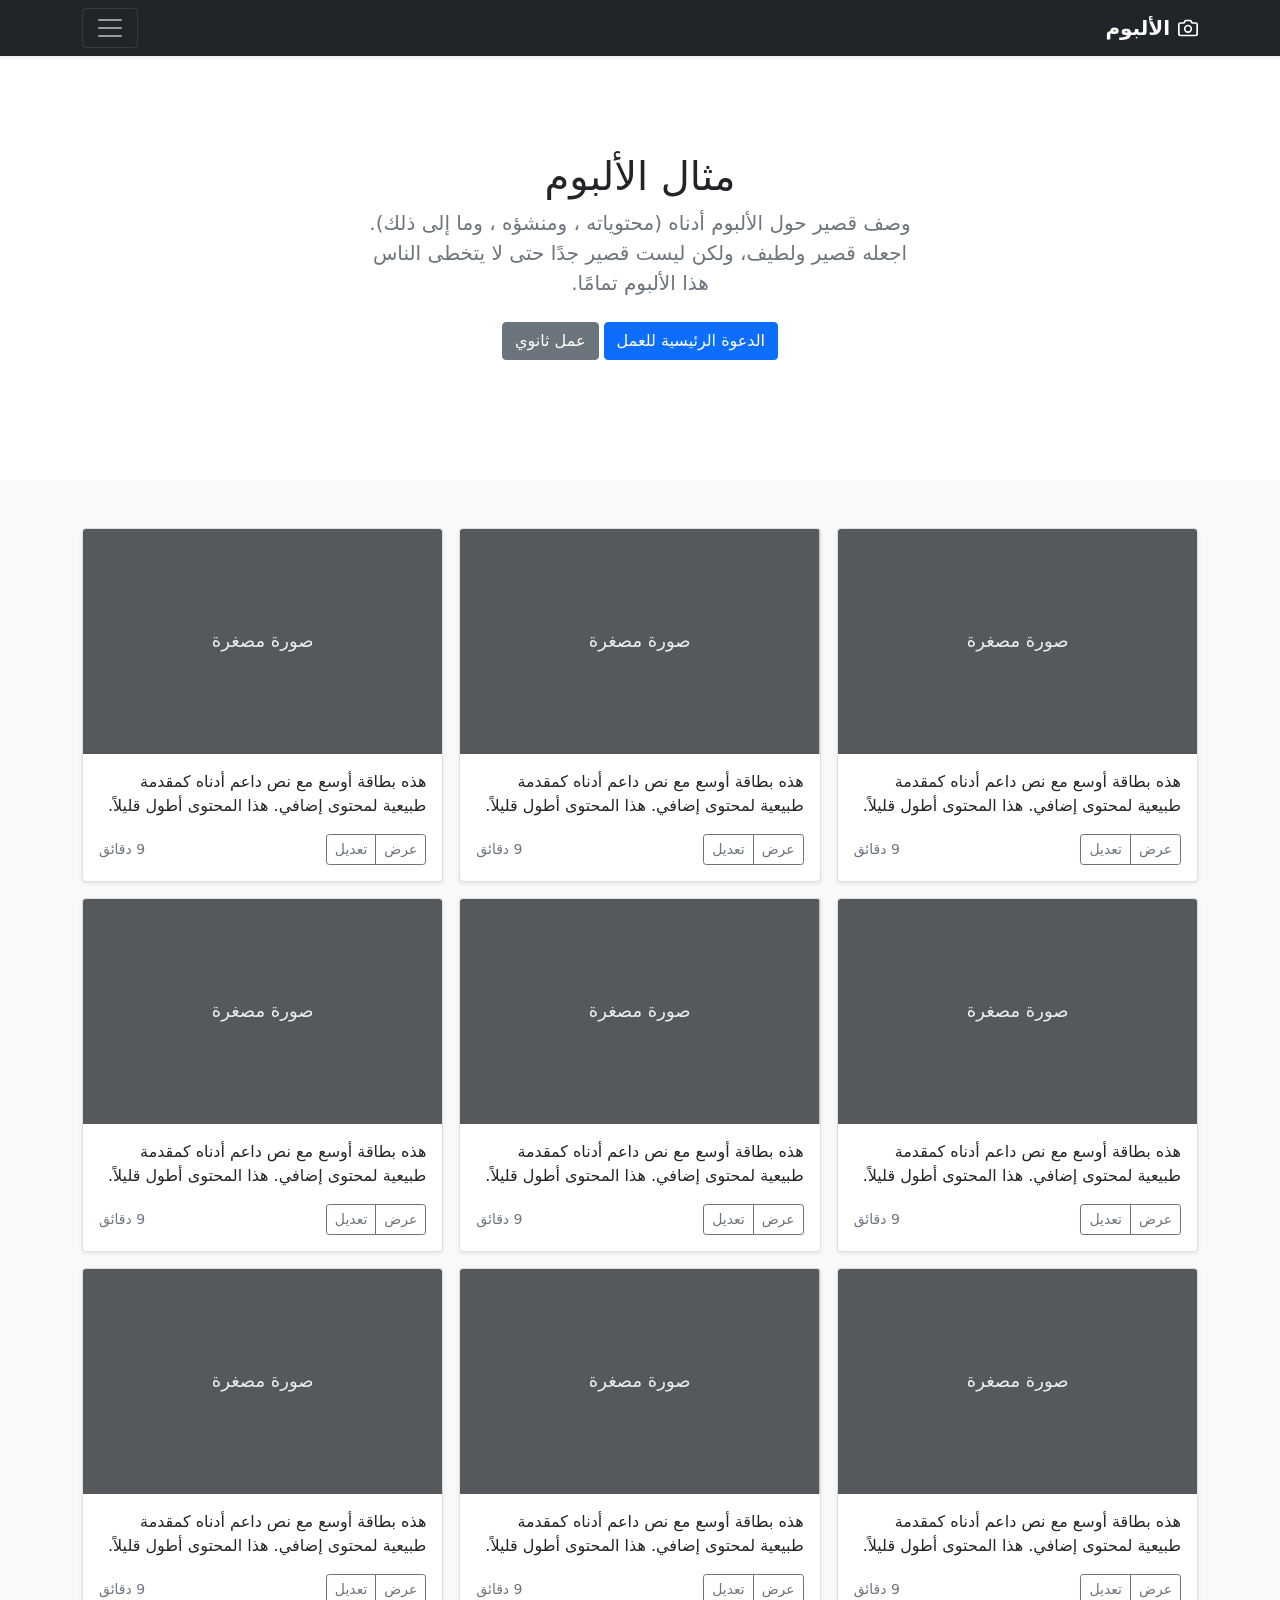
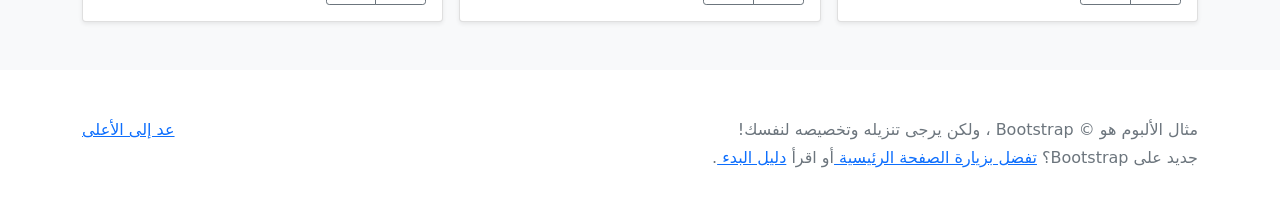
<file: black-color/assets/bootstrap-5.0.2-examples/album-rtl/index.html>
<!doctype html>
<html lang="ar" dir="rtl">
  <head>
    <meta charset="utf-8">
    <meta name="viewport" content="width=device-width, initial-scale=1">
    <meta name="description" content="">
    <meta name="author" content="Mark Otto, Jacob Thornton, and Bootstrap contributors">
    <meta name="generator" content="Hugo 0.84.0">
    <title>مثال الألبوم · Bootstrap v5.0</title>

    <link rel="canonical" href="https://getbootstrap.com/docs/5.0/examples/album-rtl/">

    

    <!-- Bootstrap core CSS -->
<link href="../assets/dist/css/bootstrap.rtl.min.css" rel="stylesheet">

    <style>
      .bd-placeholder-img {
        font-size: 1.125rem;
        text-anchor: middle;
        -webkit-user-select: none;
        -moz-user-select: none;
        user-select: none;
      }

      @media (min-width: 768px) {
        .bd-placeholder-img-lg {
          font-size: 3.5rem;
        }
      }
    </style>

    
  </head>
  <body>
    
<header>
  <div class="collapse bg-dark" id="navbarHeader">
    <div class="container">
      <div class="row">
        <div class="col-sm-8 col-md-7 py-4">
          <h4 class="text-white">حول</h4>
          <p class="text-muted">أضف بعض المعلومات حول الألبوم، المؤلف، أو أي سياق خلفية آخر. اجعلها بضع جمل حتى يتمكن الزوار من التقاط بعض التلميحات المفيدة. ثم اربطها ببعض مواقع التواصل الاجتماعي أو معلومات الاتصال.</p>
        </div>
        <div class="col-sm-4 offset-md-1 py-4">
          <h4 class="text-white">تواصل معي</h4>
          <ul class="list-unstyled">
            <li><a href="#" class="text-white">تابعني على تويتر</a></li>
            <li><a href="#" class="text-white">شاركني الإعجاب في فيسبوك</a></li>
            <li><a href="#" class="text-white">راسلني على البريد الإلكتروني</a></li>
          </ul>
        </div>
      </div>
    </div>
  </div>
  <div class="navbar navbar-dark bg-dark shadow-sm">
    <div class="container">
      <a href="#" class="navbar-brand d-flex align-items-center">
        <svg xmlns="http://www.w3.org/2000/svg" width="20" height="20" fill="none" stroke="currentColor" stroke-linecap="round" stroke-linejoin="round" stroke-width="2" aria-hidden="true" class="me-2" viewBox="0 0 24 24"><path d="M23 19a2 2 0 0 1-2 2H3a2 2 0 0 1-2-2V8a2 2 0 0 1 2-2h4l2-3h6l2 3h4a2 2 0 0 1 2 2z"/><circle cx="12" cy="13" r="4"/></svg>
        <strong>الألبوم</strong>
      </a>
      <button class="navbar-toggler" type="button" data-bs-toggle="collapse" data-bs-target="#navbarHeader" aria-controls="navbarHeader" aria-expanded="false" aria-label="تبديل التنقل">
        <span class="navbar-toggler-icon"></span>
      </button>
    </div>
  </div>
</header>

<main>

  <section class="py-5 text-center container">
    <div class="row py-lg-5">
      <div class="col-lg-6 col-md-8 mx-auto">
        <h1 class="fw-light">مثال الألبوم</h1>
        <p class="lead text-muted">وصف قصير حول الألبوم أدناه (محتوياته ، ومنشؤه ، وما إلى ذلك). اجعله قصير ولطيف، ولكن ليست قصير جدًا حتى لا يتخطى الناس هذا الألبوم تمامًا.</p>
        <p>
          <a href="#" class="btn btn-primary my-2">الدعوة الرئيسية للعمل</a>
          <a href="#" class="btn btn-secondary my-2">عمل ثانوي</a>
        </p>
      </div>
    </div>
  </section>

  <div class="album py-5 bg-light">
    <div class="container">

      <div class="row row-cols-1 row-cols-sm-2 row-cols-md-3 g-3">
        <div class="col">
          <div class="card shadow-sm">
            <svg class="bd-placeholder-img card-img-top" width="100%" height="225" xmlns="http://www.w3.org/2000/svg" role="img" aria-label="Placeholder: صورة مصغرة" preserveAspectRatio="xMidYMid slice" focusable="false"><title>Placeholder</title><rect width="100%" height="100%" fill="#55595c"/><text x="50%" y="50%" fill="#eceeef" dy=".3em">صورة مصغرة</text></svg>

            <div class="card-body">
              <p class="card-text">هذه بطاقة أوسع مع نص داعم أدناه كمقدمة طبيعية لمحتوى إضافي. هذا المحتوى أطول قليلاً.</p>
              <div class="d-flex justify-content-between align-items-center">
                <div class="btn-group">
                  <button type="button" class="btn btn-sm btn-outline-secondary">عرض</button>
                  <button type="button" class="btn btn-sm btn-outline-secondary">تعديل</button>
                </div>
                <small class="text-muted">9 دقائق</small>
              </div>
            </div>
          </div>
        </div>
        <div class="col">
          <div class="card shadow-sm">
            <svg class="bd-placeholder-img card-img-top" width="100%" height="225" xmlns="http://www.w3.org/2000/svg" role="img" aria-label="Placeholder: صورة مصغرة" preserveAspectRatio="xMidYMid slice" focusable="false"><title>Placeholder</title><rect width="100%" height="100%" fill="#55595c"/><text x="50%" y="50%" fill="#eceeef" dy=".3em">صورة مصغرة</text></svg>

            <div class="card-body">
              <p class="card-text">هذه بطاقة أوسع مع نص داعم أدناه كمقدمة طبيعية لمحتوى إضافي. هذا المحتوى أطول قليلاً.</p>
              <div class="d-flex justify-content-between align-items-center">
                <div class="btn-group">
                  <button type="button" class="btn btn-sm btn-outline-secondary">عرض</button>
                  <button type="button" class="btn btn-sm btn-outline-secondary">تعديل</button>
                </div>
                <small class="text-muted">9 دقائق</small>
              </div>
            </div>
          </div>
        </div>
        <div class="col">
          <div class="card shadow-sm">
            <svg class="bd-placeholder-img card-img-top" width="100%" height="225" xmlns="http://www.w3.org/2000/svg" role="img" aria-label="Placeholder: صورة مصغرة" preserveAspectRatio="xMidYMid slice" focusable="false"><title>Placeholder</title><rect width="100%" height="100%" fill="#55595c"/><text x="50%" y="50%" fill="#eceeef" dy=".3em">صورة مصغرة</text></svg>

            <div class="card-body">
              <p class="card-text">هذه بطاقة أوسع مع نص داعم أدناه كمقدمة طبيعية لمحتوى إضافي. هذا المحتوى أطول قليلاً.</p>
              <div class="d-flex justify-content-between align-items-center">
                <div class="btn-group">
                  <button type="button" class="btn btn-sm btn-outline-secondary">عرض</button>
                  <button type="button" class="btn btn-sm btn-outline-secondary">تعديل</button>
                </div>
                <small class="text-muted">9 دقائق</small>
              </div>
            </div>
          </div>
        </div>

        <div class="col">
          <div class="card shadow-sm">
            <svg class="bd-placeholder-img card-img-top" width="100%" height="225" xmlns="http://www.w3.org/2000/svg" role="img" aria-label="Placeholder: صورة مصغرة" preserveAspectRatio="xMidYMid slice" focusable="false"><title>Placeholder</title><rect width="100%" height="100%" fill="#55595c"/><text x="50%" y="50%" fill="#eceeef" dy=".3em">صورة مصغرة</text></svg>

            <div class="card-body">
              <p class="card-text">هذه بطاقة أوسع مع نص داعم أدناه كمقدمة طبيعية لمحتوى إضافي. هذا المحتوى أطول قليلاً.</p>
              <div class="d-flex justify-content-between align-items-center">
                <div class="btn-group">
                  <button type="button" class="btn btn-sm btn-outline-secondary">عرض</button>
                  <button type="button" class="btn btn-sm btn-outline-secondary">تعديل</button>
                </div>
                <small class="text-muted">9 دقائق</small>
              </div>
            </div>
          </div>
        </div>
        <div class="col">
          <div class="card shadow-sm">
            <svg class="bd-placeholder-img card-img-top" width="100%" height="225" xmlns="http://www.w3.org/2000/svg" role="img" aria-label="Placeholder: صورة مصغرة" preserveAspectRatio="xMidYMid slice" focusable="false"><title>Placeholder</title><rect width="100%" height="100%" fill="#55595c"/><text x="50%" y="50%" fill="#eceeef" dy=".3em">صورة مصغرة</text></svg>

            <div class="card-body">
              <p class="card-text">هذه بطاقة أوسع مع نص داعم أدناه كمقدمة طبيعية لمحتوى إضافي. هذا المحتوى أطول قليلاً.</p>
              <div class="d-flex justify-content-between align-items-center">
                <div class="btn-group">
                  <button type="button" class="btn btn-sm btn-outline-secondary">عرض</button>
                  <button type="button" class="btn btn-sm btn-outline-secondary">تعديل</button>
                </div>
                <small class="text-muted">9 دقائق</small>
              </div>
            </div>
          </div>
        </div>
        <div class="col">
          <div class="card shadow-sm">
            <svg class="bd-placeholder-img card-img-top" width="100%" height="225" xmlns="http://www.w3.org/2000/svg" role="img" aria-label="Placeholder: صورة مصغرة" preserveAspectRatio="xMidYMid slice" focusable="false"><title>Placeholder</title><rect width="100%" height="100%" fill="#55595c"/><text x="50%" y="50%" fill="#eceeef" dy=".3em">صورة مصغرة</text></svg>

            <div class="card-body">
              <p class="card-text">هذه بطاقة أوسع مع نص داعم أدناه كمقدمة طبيعية لمحتوى إضافي. هذا المحتوى أطول قليلاً.</p>
              <div class="d-flex justify-content-between align-items-center">
                <div class="btn-group">
                  <button type="button" class="btn btn-sm btn-outline-secondary">عرض</button>
                  <button type="button" class="btn btn-sm btn-outline-secondary">تعديل</button>
                </div>
                <small class="text-muted">9 دقائق</small>
              </div>
            </div>
          </div>
        </div>

        <div class="col">
          <div class="card shadow-sm">
            <svg class="bd-placeholder-img card-img-top" width="100%" height="225" xmlns="http://www.w3.org/2000/svg" role="img" aria-label="Placeholder: صورة مصغرة" preserveAspectRatio="xMidYMid slice" focusable="false"><title>Placeholder</title><rect width="100%" height="100%" fill="#55595c"/><text x="50%" y="50%" fill="#eceeef" dy=".3em">صورة مصغرة</text></svg>

            <div class="card-body">
              <p class="card-text">هذه بطاقة أوسع مع نص داعم أدناه كمقدمة طبيعية لمحتوى إضافي. هذا المحتوى أطول قليلاً.</p>
              <div class="d-flex justify-content-between align-items-center">
                <div class="btn-group">
                  <button type="button" class="btn btn-sm btn-outline-secondary">عرض</button>
                  <button type="button" class="btn btn-sm btn-outline-secondary">تعديل</button>
                </div>
                <small class="text-muted">9 دقائق</small>
              </div>
            </div>
          </div>
        </div>
        <div class="col">
          <div class="card shadow-sm">
            <svg class="bd-placeholder-img card-img-top" width="100%" height="225" xmlns="http://www.w3.org/2000/svg" role="img" aria-label="Placeholder: صورة مصغرة" preserveAspectRatio="xMidYMid slice" focusable="false"><title>Placeholder</title><rect width="100%" height="100%" fill="#55595c"/><text x="50%" y="50%" fill="#eceeef" dy=".3em">صورة مصغرة</text></svg>

            <div class="card-body">
              <p class="card-text">هذه بطاقة أوسع مع نص داعم أدناه كمقدمة طبيعية لمحتوى إضافي. هذا المحتوى أطول قليلاً.</p>
              <div class="d-flex justify-content-between align-items-center">
                <div class="btn-group">
                  <button type="button" class="btn btn-sm btn-outline-secondary">عرض</button>
                  <button type="button" class="btn btn-sm btn-outline-secondary">تعديل</button>
                </div>
                <small class="text-muted">9 دقائق</small>
              </div>
            </div>
          </div>
        </div>
        <div class="col">
          <div class="card shadow-sm">
            <svg class="bd-placeholder-img card-img-top" width="100%" height="225" xmlns="http://www.w3.org/2000/svg" role="img" aria-label="Placeholder: صورة مصغرة" preserveAspectRatio="xMidYMid slice" focusable="false"><title>Placeholder</title><rect width="100%" height="100%" fill="#55595c"/><text x="50%" y="50%" fill="#eceeef" dy=".3em">صورة مصغرة</text></svg>

            <div class="card-body">
              <p class="card-text">هذه بطاقة أوسع مع نص داعم أدناه كمقدمة طبيعية لمحتوى إضافي. هذا المحتوى أطول قليلاً.</p>
              <div class="d-flex justify-content-between align-items-center">
                <div class="btn-group">
                  <button type="button" class="btn btn-sm btn-outline-secondary">عرض</button>
                  <button type="button" class="btn btn-sm btn-outline-secondary">تعديل</button>
                </div>
                <small class="text-muted">9 دقائق</small>
              </div>
            </div>
          </div>
        </div>
      </div>
    </div>
  </div>

</main>

<footer class="text-muted py-5">
  <div class="container">
    <p class="float-end mb-1">
      <a href="#">عد إلى الأعلى</a>
    </p>
    <p class="mb-1">مثال الألبوم هو © Bootstrap ، ولكن يرجى تنزيله وتخصيصه لنفسك!</p>
    <p class="mb-0">جديد على Bootstrap؟ <a href="/"> تفضل بزيارة الصفحة الرئيسية </a> أو اقرأ <a href="../getting-started/introduction/ "> دليل البدء </a>.</p>
  </div>
</footer>


    <script src="../assets/dist/js/bootstrap.bundle.min.js"></script>

      
  </body>
</html>
</file>
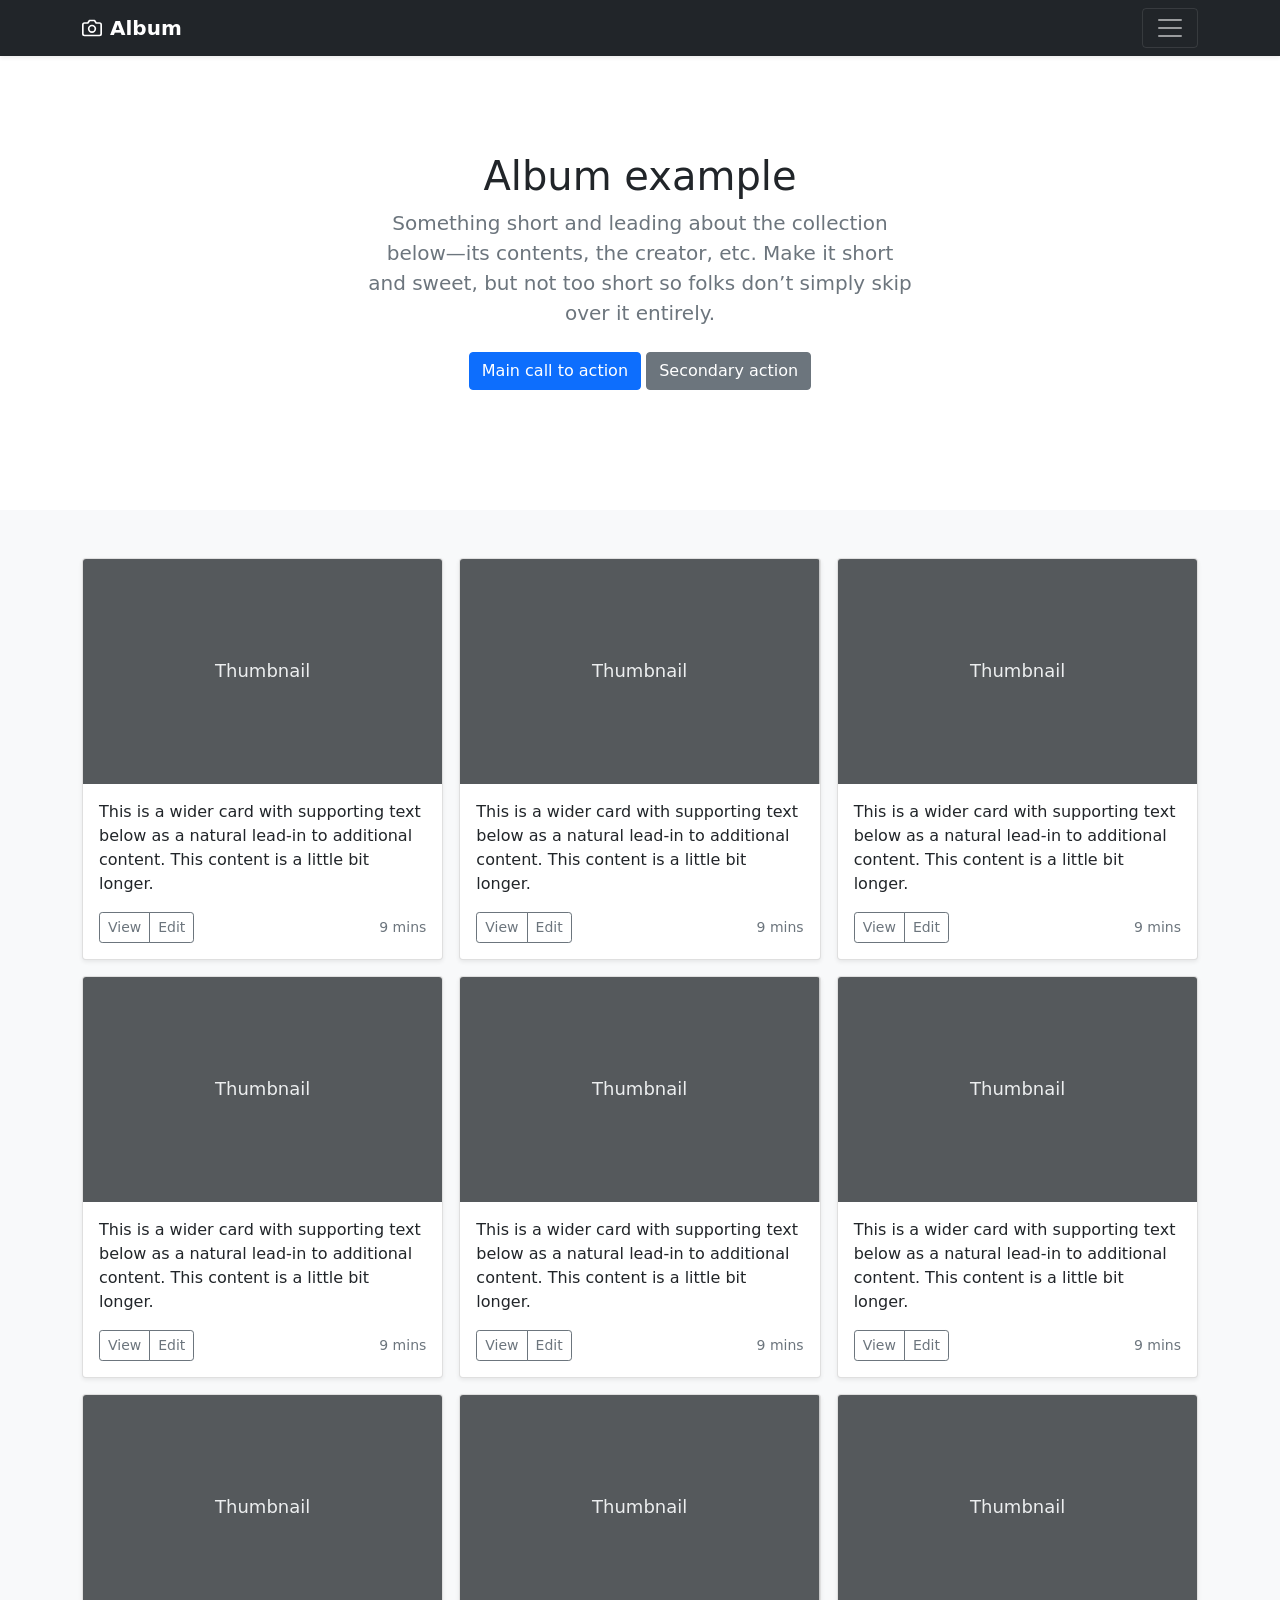
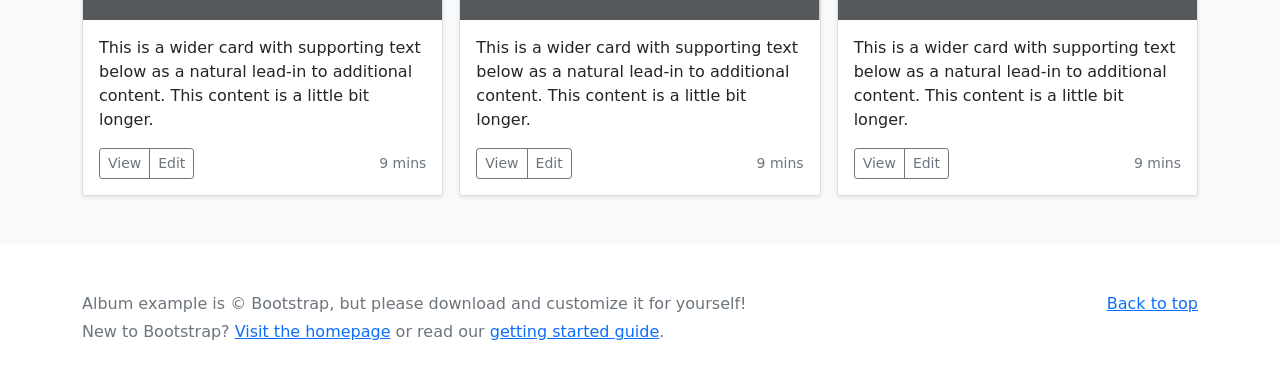
<file: black-color/assets/bootstrap-5.0.2-examples/album/index.html>
<!doctype html>
<html lang="en">
  <head>
    <meta charset="utf-8">
    <meta name="viewport" content="width=device-width, initial-scale=1">
    <meta name="description" content="">
    <meta name="author" content="Mark Otto, Jacob Thornton, and Bootstrap contributors">
    <meta name="generator" content="Hugo 0.84.0">
    <title>Album example · Bootstrap v5.0</title>

    <link rel="canonical" href="https://getbootstrap.com/docs/5.0/examples/album/">

    

    <!-- Bootstrap core CSS -->
<link href="../assets/dist/css/bootstrap.min.css" rel="stylesheet">

    <style>
      .bd-placeholder-img {
        font-size: 1.125rem;
        text-anchor: middle;
        -webkit-user-select: none;
        -moz-user-select: none;
        user-select: none;
      }

      @media (min-width: 768px) {
        .bd-placeholder-img-lg {
          font-size: 3.5rem;
        }
      }
    </style>

    
  </head>
  <body>
    
<header>
  <div class="collapse bg-dark" id="navbarHeader">
    <div class="container">
      <div class="row">
        <div class="col-sm-8 col-md-7 py-4">
          <h4 class="text-white">About</h4>
          <p class="text-muted">Add some information about the album below, the author, or any other background context. Make it a few sentences long so folks can pick up some informative tidbits. Then, link them off to some social networking sites or contact information.</p>
        </div>
        <div class="col-sm-4 offset-md-1 py-4">
          <h4 class="text-white">Contact</h4>
          <ul class="list-unstyled">
            <li><a href="#" class="text-white">Follow on Twitter</a></li>
            <li><a href="#" class="text-white">Like on Facebook</a></li>
            <li><a href="#" class="text-white">Email me</a></li>
          </ul>
        </div>
      </div>
    </div>
  </div>
  <div class="navbar navbar-dark bg-dark shadow-sm">
    <div class="container">
      <a href="#" class="navbar-brand d-flex align-items-center">
        <svg xmlns="http://www.w3.org/2000/svg" width="20" height="20" fill="none" stroke="currentColor" stroke-linecap="round" stroke-linejoin="round" stroke-width="2" aria-hidden="true" class="me-2" viewBox="0 0 24 24"><path d="M23 19a2 2 0 0 1-2 2H3a2 2 0 0 1-2-2V8a2 2 0 0 1 2-2h4l2-3h6l2 3h4a2 2 0 0 1 2 2z"/><circle cx="12" cy="13" r="4"/></svg>
        <strong>Album</strong>
      </a>
      <button class="navbar-toggler" type="button" data-bs-toggle="collapse" data-bs-target="#navbarHeader" aria-controls="navbarHeader" aria-expanded="false" aria-label="Toggle navigation">
        <span class="navbar-toggler-icon"></span>
      </button>
    </div>
  </div>
</header>

<main>

  <section class="py-5 text-center container">
    <div class="row py-lg-5">
      <div class="col-lg-6 col-md-8 mx-auto">
        <h1 class="fw-light">Album example</h1>
        <p class="lead text-muted">Something short and leading about the collection below—its contents, the creator, etc. Make it short and sweet, but not too short so folks don’t simply skip over it entirely.</p>
        <p>
          <a href="#" class="btn btn-primary my-2">Main call to action</a>
          <a href="#" class="btn btn-secondary my-2">Secondary action</a>
        </p>
      </div>
    </div>
  </section>

  <div class="album py-5 bg-light">
    <div class="container">

      <div class="row row-cols-1 row-cols-sm-2 row-cols-md-3 g-3">
        <div class="col">
          <div class="card shadow-sm">
            <svg class="bd-placeholder-img card-img-top" width="100%" height="225" xmlns="http://www.w3.org/2000/svg" role="img" aria-label="Placeholder: Thumbnail" preserveAspectRatio="xMidYMid slice" focusable="false"><title>Placeholder</title><rect width="100%" height="100%" fill="#55595c"/><text x="50%" y="50%" fill="#eceeef" dy=".3em">Thumbnail</text></svg>

            <div class="card-body">
              <p class="card-text">This is a wider card with supporting text below as a natural lead-in to additional content. This content is a little bit longer.</p>
              <div class="d-flex justify-content-between align-items-center">
                <div class="btn-group">
                  <button type="button" class="btn btn-sm btn-outline-secondary">View</button>
                  <button type="button" class="btn btn-sm btn-outline-secondary">Edit</button>
                </div>
                <small class="text-muted">9 mins</small>
              </div>
            </div>
          </div>
        </div>
        <div class="col">
          <div class="card shadow-sm">
            <svg class="bd-placeholder-img card-img-top" width="100%" height="225" xmlns="http://www.w3.org/2000/svg" role="img" aria-label="Placeholder: Thumbnail" preserveAspectRatio="xMidYMid slice" focusable="false"><title>Placeholder</title><rect width="100%" height="100%" fill="#55595c"/><text x="50%" y="50%" fill="#eceeef" dy=".3em">Thumbnail</text></svg>

            <div class="card-body">
              <p class="card-text">This is a wider card with supporting text below as a natural lead-in to additional content. This content is a little bit longer.</p>
              <div class="d-flex justify-content-between align-items-center">
                <div class="btn-group">
                  <button type="button" class="btn btn-sm btn-outline-secondary">View</button>
                  <button type="button" class="btn btn-sm btn-outline-secondary">Edit</button>
                </div>
                <small class="text-muted">9 mins</small>
              </div>
            </div>
          </div>
        </div>
        <div class="col">
          <div class="card shadow-sm">
            <svg class="bd-placeholder-img card-img-top" width="100%" height="225" xmlns="http://www.w3.org/2000/svg" role="img" aria-label="Placeholder: Thumbnail" preserveAspectRatio="xMidYMid slice" focusable="false"><title>Placeholder</title><rect width="100%" height="100%" fill="#55595c"/><text x="50%" y="50%" fill="#eceeef" dy=".3em">Thumbnail</text></svg>

            <div class="card-body">
              <p class="card-text">This is a wider card with supporting text below as a natural lead-in to additional content. This content is a little bit longer.</p>
              <div class="d-flex justify-content-between align-items-center">
                <div class="btn-group">
                  <button type="button" class="btn btn-sm btn-outline-secondary">View</button>
                  <button type="button" class="btn btn-sm btn-outline-secondary">Edit</button>
                </div>
                <small class="text-muted">9 mins</small>
              </div>
            </div>
          </div>
        </div>

        <div class="col">
          <div class="card shadow-sm">
            <svg class="bd-placeholder-img card-img-top" width="100%" height="225" xmlns="http://www.w3.org/2000/svg" role="img" aria-label="Placeholder: Thumbnail" preserveAspectRatio="xMidYMid slice" focusable="false"><title>Placeholder</title><rect width="100%" height="100%" fill="#55595c"/><text x="50%" y="50%" fill="#eceeef" dy=".3em">Thumbnail</text></svg>

            <div class="card-body">
              <p class="card-text">This is a wider card with supporting text below as a natural lead-in to additional content. This content is a little bit longer.</p>
              <div class="d-flex justify-content-between align-items-center">
                <div class="btn-group">
                  <button type="button" class="btn btn-sm btn-outline-secondary">View</button>
                  <button type="button" class="btn btn-sm btn-outline-secondary">Edit</button>
                </div>
                <small class="text-muted">9 mins</small>
              </div>
            </div>
          </div>
        </div>
        <div class="col">
          <div class="card shadow-sm">
            <svg class="bd-placeholder-img card-img-top" width="100%" height="225" xmlns="http://www.w3.org/2000/svg" role="img" aria-label="Placeholder: Thumbnail" preserveAspectRatio="xMidYMid slice" focusable="false"><title>Placeholder</title><rect width="100%" height="100%" fill="#55595c"/><text x="50%" y="50%" fill="#eceeef" dy=".3em">Thumbnail</text></svg>

            <div class="card-body">
              <p class="card-text">This is a wider card with supporting text below as a natural lead-in to additional content. This content is a little bit longer.</p>
              <div class="d-flex justify-content-between align-items-center">
                <div class="btn-group">
                  <button type="button" class="btn btn-sm btn-outline-secondary">View</button>
                  <button type="button" class="btn btn-sm btn-outline-secondary">Edit</button>
                </div>
                <small class="text-muted">9 mins</small>
              </div>
            </div>
          </div>
        </div>
        <div class="col">
          <div class="card shadow-sm">
            <svg class="bd-placeholder-img card-img-top" width="100%" height="225" xmlns="http://www.w3.org/2000/svg" role="img" aria-label="Placeholder: Thumbnail" preserveAspectRatio="xMidYMid slice" focusable="false"><title>Placeholder</title><rect width="100%" height="100%" fill="#55595c"/><text x="50%" y="50%" fill="#eceeef" dy=".3em">Thumbnail</text></svg>

            <div class="card-body">
              <p class="card-text">This is a wider card with supporting text below as a natural lead-in to additional content. This content is a little bit longer.</p>
              <div class="d-flex justify-content-between align-items-center">
                <div class="btn-group">
                  <button type="button" class="btn btn-sm btn-outline-secondary">View</button>
                  <button type="button" class="btn btn-sm btn-outline-secondary">Edit</button>
                </div>
                <small class="text-muted">9 mins</small>
              </div>
            </div>
          </div>
        </div>

        <div class="col">
          <div class="card shadow-sm">
            <svg class="bd-placeholder-img card-img-top" width="100%" height="225" xmlns="http://www.w3.org/2000/svg" role="img" aria-label="Placeholder: Thumbnail" preserveAspectRatio="xMidYMid slice" focusable="false"><title>Placeholder</title><rect width="100%" height="100%" fill="#55595c"/><text x="50%" y="50%" fill="#eceeef" dy=".3em">Thumbnail</text></svg>

            <div class="card-body">
              <p class="card-text">This is a wider card with supporting text below as a natural lead-in to additional content. This content is a little bit longer.</p>
              <div class="d-flex justify-content-between align-items-center">
                <div class="btn-group">
                  <button type="button" class="btn btn-sm btn-outline-secondary">View</button>
                  <button type="button" class="btn btn-sm btn-outline-secondary">Edit</button>
                </div>
                <small class="text-muted">9 mins</small>
              </div>
            </div>
          </div>
        </div>
        <div class="col">
          <div class="card shadow-sm">
            <svg class="bd-placeholder-img card-img-top" width="100%" height="225" xmlns="http://www.w3.org/2000/svg" role="img" aria-label="Placeholder: Thumbnail" preserveAspectRatio="xMidYMid slice" focusable="false"><title>Placeholder</title><rect width="100%" height="100%" fill="#55595c"/><text x="50%" y="50%" fill="#eceeef" dy=".3em">Thumbnail</text></svg>

            <div class="card-body">
              <p class="card-text">This is a wider card with supporting text below as a natural lead-in to additional content. This content is a little bit longer.</p>
              <div class="d-flex justify-content-between align-items-center">
                <div class="btn-group">
                  <button type="button" class="btn btn-sm btn-outline-secondary">View</button>
                  <button type="button" class="btn btn-sm btn-outline-secondary">Edit</button>
                </div>
                <small class="text-muted">9 mins</small>
              </div>
            </div>
          </div>
        </div>
        <div class="col">
          <div class="card shadow-sm">
            <svg class="bd-placeholder-img card-img-top" width="100%" height="225" xmlns="http://www.w3.org/2000/svg" role="img" aria-label="Placeholder: Thumbnail" preserveAspectRatio="xMidYMid slice" focusable="false"><title>Placeholder</title><rect width="100%" height="100%" fill="#55595c"/><text x="50%" y="50%" fill="#eceeef" dy=".3em">Thumbnail</text></svg>

            <div class="card-body">
              <p class="card-text">This is a wider card with supporting text below as a natural lead-in to additional content. This content is a little bit longer.</p>
              <div class="d-flex justify-content-between align-items-center">
                <div class="btn-group">
                  <button type="button" class="btn btn-sm btn-outline-secondary">View</button>
                  <button type="button" class="btn btn-sm btn-outline-secondary">Edit</button>
                </div>
                <small class="text-muted">9 mins</small>
              </div>
            </div>
          </div>
        </div>
      </div>
    </div>
  </div>

</main>

<footer class="text-muted py-5">
  <div class="container">
    <p class="float-end mb-1">
      <a href="#">Back to top</a>
    </p>
    <p class="mb-1">Album example is &copy; Bootstrap, but please download and customize it for yourself!</p>
    <p class="mb-0">New to Bootstrap? <a href="/">Visit the homepage</a> or read our <a href="../getting-started/introduction/">getting started guide</a>.</p>
  </div>
</footer>


    <script src="../assets/dist/js/bootstrap.bundle.min.js"></script>

      
  </body>
</html>
</file>
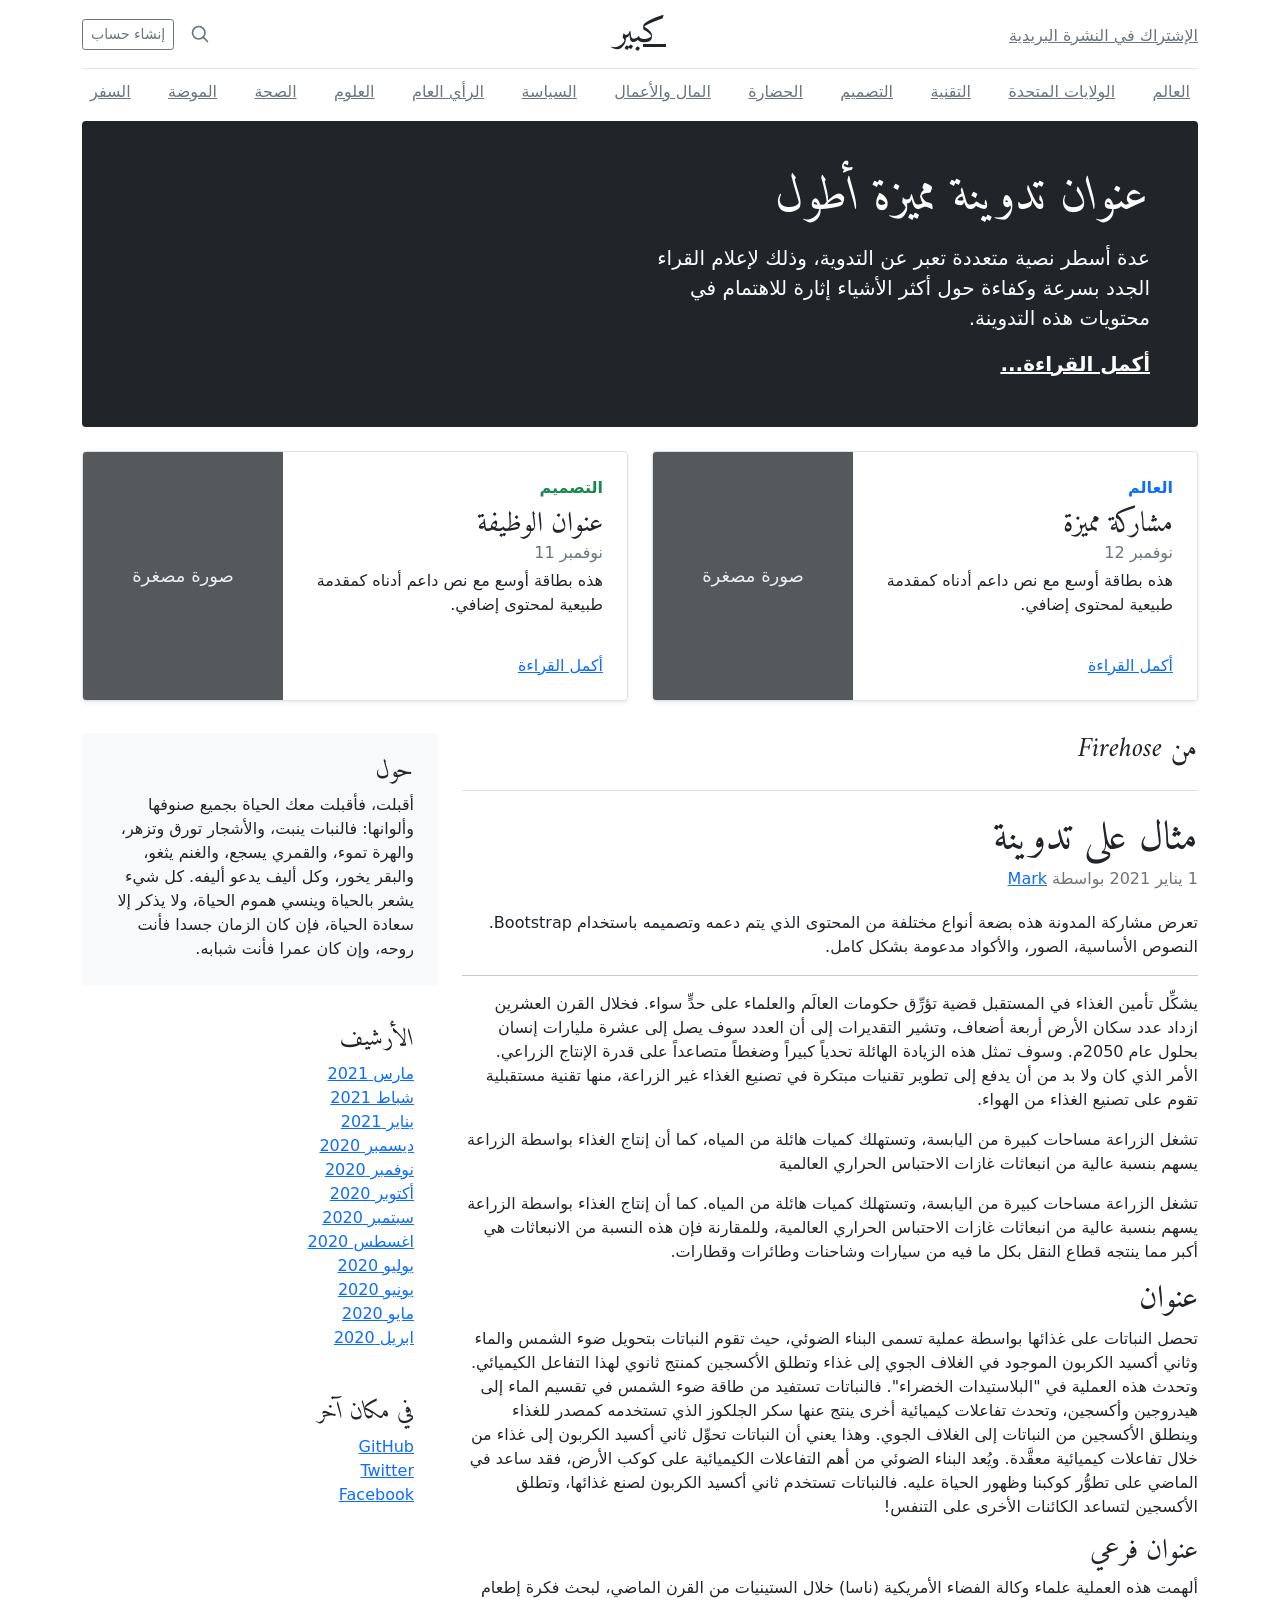
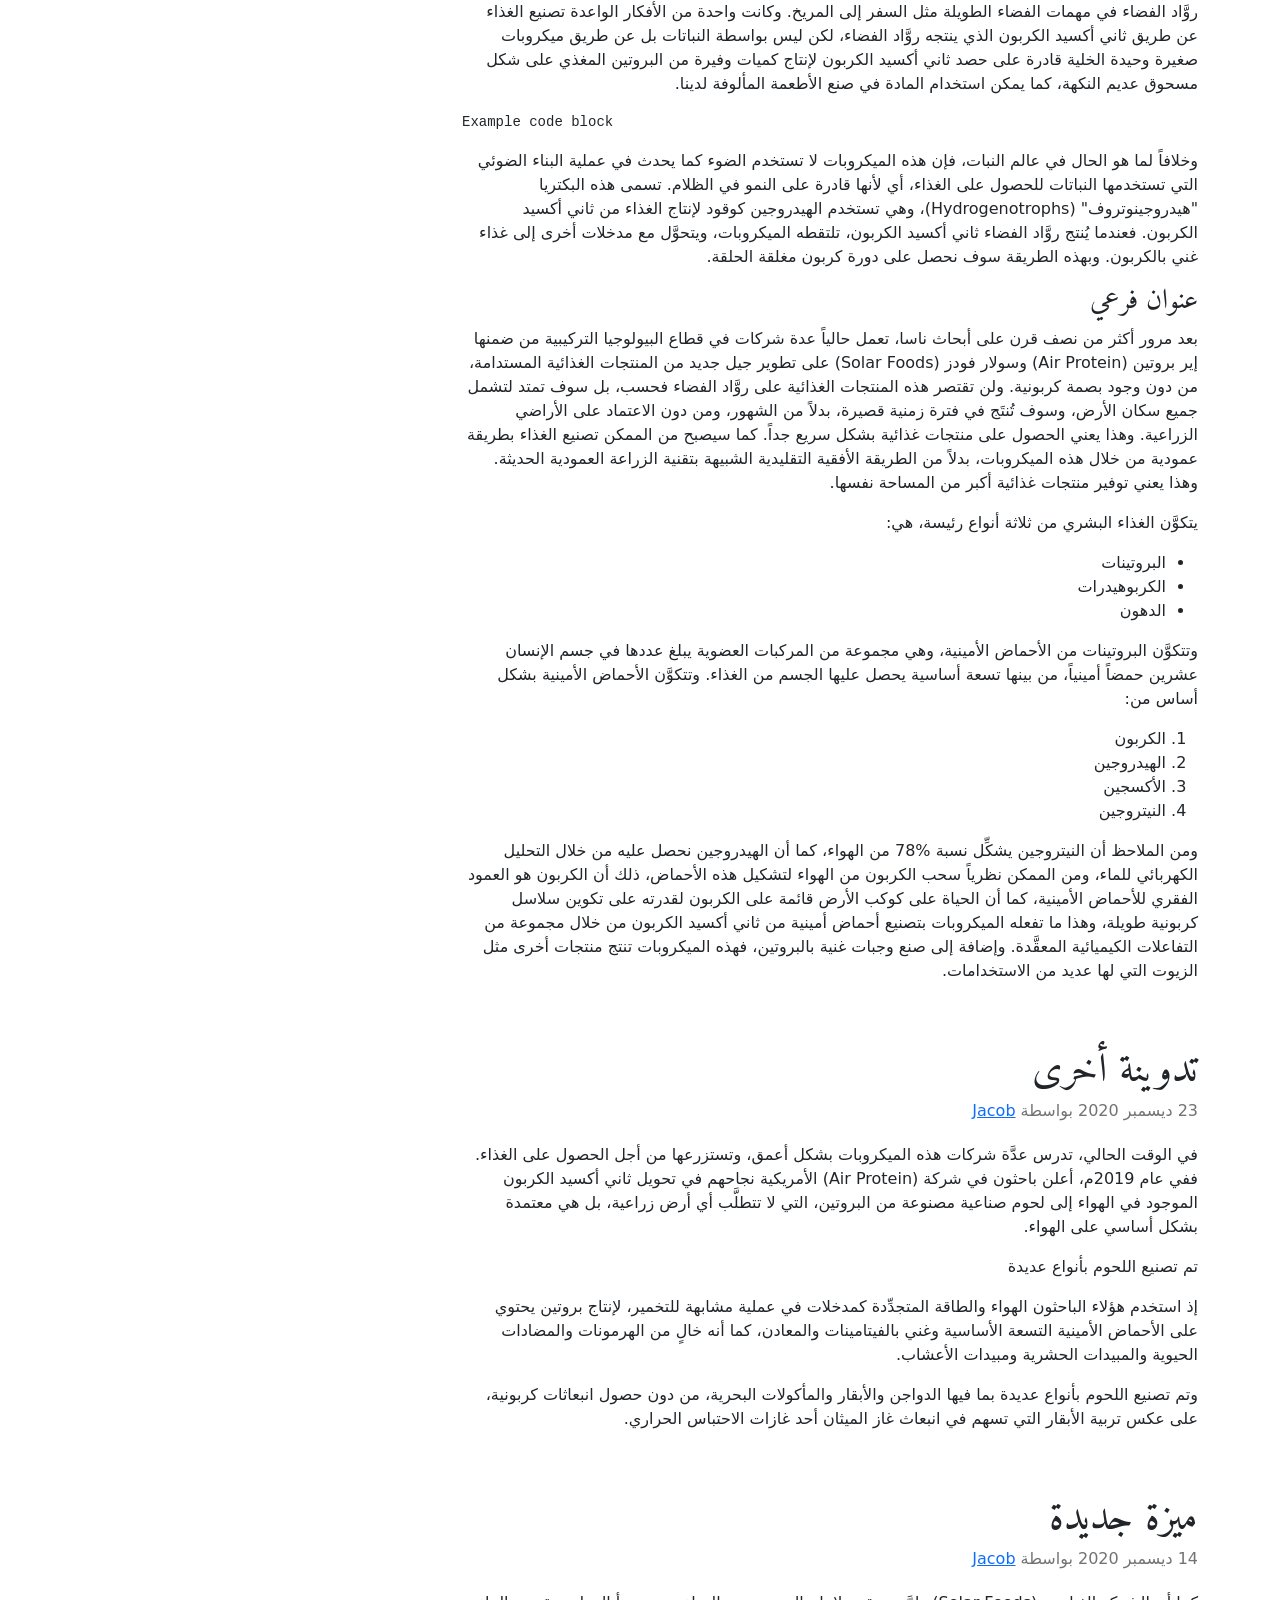
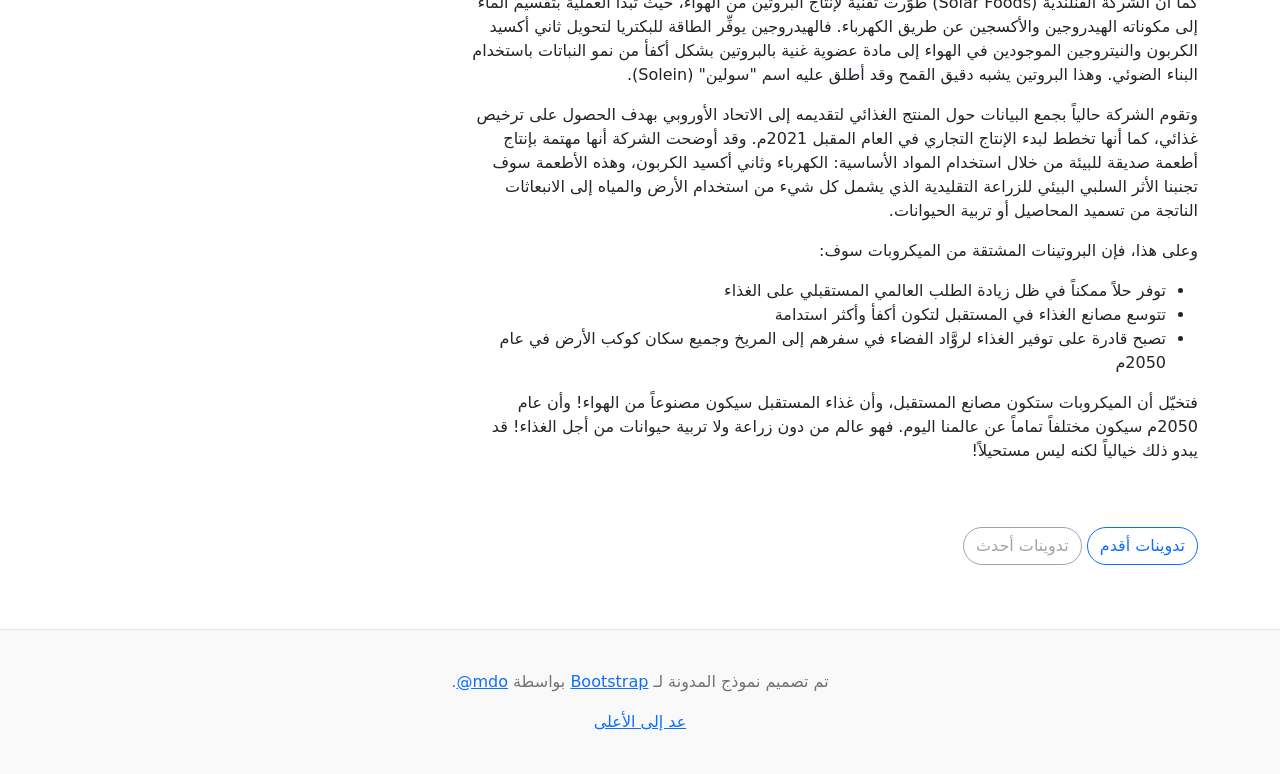
<file: black-color/assets/bootstrap-5.0.2-examples/blog-rtl/index.html>
<!doctype html>
<html lang="ar" dir="rtl">
  <head>
    <meta charset="utf-8">
    <meta name="viewport" content="width=device-width, initial-scale=1">
    <meta name="description" content="">
    <meta name="author" content="Mark Otto, Jacob Thornton, and Bootstrap contributors">
    <meta name="generator" content="Hugo 0.84.0">
    <title>قالب المدونة · Bootstrap v5.0</title>

    <link rel="canonical" href="https://getbootstrap.com/docs/5.0/examples/blog-rtl/">

    

    <!-- Bootstrap core CSS -->
<link href="../assets/dist/css/bootstrap.rtl.min.css" rel="stylesheet">

    <style>
      .bd-placeholder-img {
        font-size: 1.125rem;
        text-anchor: middle;
        -webkit-user-select: none;
        -moz-user-select: none;
        user-select: none;
      }

      @media (min-width: 768px) {
        .bd-placeholder-img-lg {
          font-size: 3.5rem;
        }
      }
    </style>

    
    <!-- Custom styles for this template -->
    <link href="https://fonts.googleapis.com/css?family=Amiri:wght@400;700&amp;display=swap" rel="stylesheet">
    <!-- Custom styles for this template -->
    <link href="../blog/blog.rtl.css" rel="stylesheet">
  </head>
  <body>
    
<div class="container">
  <header class="blog-header py-3">
    <div class="row flex-nowrap justify-content-between align-items-center">
      <div class="col-4 pt-1">
        <a class="link-secondary" href="#">الإشتراك في النشرة البريدية</a>
      </div>
      <div class="col-4 text-center">
        <a class="blog-header-logo text-dark" href="#">كبير</a>
      </div>
      <div class="col-4 d-flex justify-content-end align-items-center">
        <a class="link-secondary" href="#" aria-label="بحث">
          <svg xmlns="http://www.w3.org/2000/svg" width="20" height="20" fill="none" stroke="currentColor" stroke-linecap="round" stroke-linejoin="round" stroke-width="2" class="mx-3" role="img" viewBox="0 0 24 24"><title>بحث</title><circle cx="10.5" cy="10.5" r="7.5"/><path d="M21 21l-5.2-5.2"/></svg>
        </a>
        <a class="btn btn-sm btn-outline-secondary" href="#">إنشاء حساب</a>
      </div>
    </div>
  </header>

  <div class="nav-scroller py-1 mb-2">
    <nav class="nav d-flex justify-content-between">
      <a class="p-2 link-secondary" href="#">العالم</a>
      <a class="p-2 link-secondary" href="#">الولايات المتحدة</a>
      <a class="p-2 link-secondary" href="#">التقنية</a>
      <a class="p-2 link-secondary" href="#">التصميم</a>
      <a class="p-2 link-secondary" href="#">الحضارة</a>
      <a class="p-2 link-secondary" href="#">المال والأعمال</a>
      <a class="p-2 link-secondary" href="#">السياسة</a>
      <a class="p-2 link-secondary" href="#">الرأي العام</a>
      <a class="p-2 link-secondary" href="#">العلوم</a>
      <a class="p-2 link-secondary" href="#">الصحة</a>
      <a class="p-2 link-secondary" href="#">الموضة</a>
      <a class="p-2 link-secondary" href="#">السفر</a>
    </nav>
  </div>
</div>

<main class="container">
  <div class="p-4 p-md-5 mb-4 text-white rounded bg-dark">
    <div class="col-md-6 px-0">
      <h1 class="display-4 fst-italic">عنوان تدوينة مميزة أطول</h1>
      <p class="lead my-3">عدة أسطر نصية متعددة تعبر عن التدوية، وذلك لإعلام القراء الجدد بسرعة وكفاءة حول أكثر الأشياء إثارة للاهتمام في محتويات هذه التدوينة.</p>
      <p class="lead mb-0"><a href="#" class="text-white fw-bold">أكمل القراءة...</a></p>
    </div>
  </div>

  <div class="row mb-2">
    <div class="col-md-6">
      <div class="row g-0 border rounded overflow-hidden flex-md-row mb-4 shadow-sm h-md-250 position-relative">
        <div class="col p-4 d-flex flex-column position-static">
          <strong class="d-inline-block mb-2 text-primary">العالم</strong>
          <h3 class="mb-0">مشاركة مميزة</h3>
          <div class="mb-1 text-muted">نوفمبر 12</div>
          <p class="card-text mb-auto">هذه بطاقة أوسع مع نص داعم أدناه كمقدمة طبيعية لمحتوى إضافي.</p>
          <a href="#" class="stretched-link">أكمل القراءة</a>
        </div>
        <div class="col-auto d-none d-lg-block">
          <svg class="bd-placeholder-img" width="200" height="250" xmlns="http://www.w3.org/2000/svg" role="img" aria-label="Placeholder: صورة مصغرة" preserveAspectRatio="xMidYMid slice" focusable="false"><title>Placeholder</title><rect width="100%" height="100%" fill="#55595c"/><text x="50%" y="50%" fill="#eceeef" dy=".3em">صورة مصغرة</text></svg>

        </div>
      </div>
    </div>
    <div class="col-md-6">
      <div class="row g-0 border rounded overflow-hidden flex-md-row mb-4 shadow-sm h-md-250 position-relative">
        <div class="col p-4 d-flex flex-column position-static">
          <strong class="d-inline-block mb-2 text-success">التصميم</strong>
          <h3 class="mb-0">عنوان الوظيفة</h3>
          <div class="mb-1 text-muted">نوفمبر 11</div>
          <p class="mb-auto">هذه بطاقة أوسع مع نص داعم أدناه كمقدمة طبيعية لمحتوى إضافي.</p>
          <a href="#" class="stretched-link">أكمل القراءة</a>
        </div>
        <div class="col-auto d-none d-lg-block">
          <svg class="bd-placeholder-img" width="200" height="250" xmlns="http://www.w3.org/2000/svg" role="img" aria-label="Placeholder: صورة مصغرة" preserveAspectRatio="xMidYMid slice" focusable="false"><title>Placeholder</title><rect width="100%" height="100%" fill="#55595c"/><text x="50%" y="50%" fill="#eceeef" dy=".3em">صورة مصغرة</text></svg>

        </div>
      </div>
    </div>
  </div>

  <div class="row">
    <div class="col-md-8">
      <h3 class="pb-4 mb-4 fst-italic border-bottom">
        من Firehose
      </h3>

      <article class="blog-post">
        <h2 class="blog-post-title">مثال على تدوينة</h2>
        <p class="blog-post-meta">1 يناير 2021 بواسطة <a href="#"> Mark </a></p>

        <p>تعرض مشاركة المدونة هذه بضعة أنواع مختلفة من المحتوى الذي يتم دعمه وتصميمه باستخدام Bootstrap. النصوص الأساسية، الصور، والأكواد مدعومة بشكل كامل.</p>
        <hr>
        <p>يشكِّل تأمين الغذاء في المستقبل قضية تؤرِّق حكومات العالَم والعلماء على حدٍّ سواء. فخلال القرن العشرين ازداد عدد سكان الأرض أربعة أضعاف، وتشير التقديرات إلى أن العدد سوف يصل إلى عشرة مليارات إنسان بحلول عام 2050م. وسوف تمثل هذه الزيادة الهائلة تحدياً كبيراً وضغطاً متصاعداً على قدرة الإنتاج الزراعي. الأمر الذي كان ولا بد من أن يدفع إلى تطوير تقنيات مبتكرة في تصنيع الغذاء غير الزراعة، منها تقنية مستقبلية تقوم على تصنيع الغذاء من الهواء.</p>
        <blockquote>
          <p>تشغل الزراعة مساحات كبيرة من اليابسة، وتستهلك كميات هائلة من المياه، كما أن إنتاج الغذاء بواسطة الزراعة يسهم بنسبة عالية من انبعاثات غازات الاحتباس الحراري العالمية</p>
        </blockquote>
        <p>تشغل الزراعة مساحات كبيرة من اليابسة، وتستهلك كميات هائلة من المياه. كما أن إنتاج الغذاء بواسطة الزراعة يسهم بنسبة عالية من انبعاثات غازات الاحتباس الحراري العالمية، وللمقارنة فإن هذه النسبة من الانبعاثات هي أكبر مما ينتجه قطاع النقل بكل ما فيه من سيارات وشاحنات وطائرات وقطارات.</p>
        <h2>عنوان</h2>
        <p>تحصل النباتات على غذائها بواسطة عملية تسمى البناء الضوئي، حيث تقوم النباتات بتحويل ضوء الشمس والماء وثاني أكسيد الكربون الموجود في الغلاف الجوي إلى غذاء وتطلق الأكسجين كمنتج ثانوي لهذا التفاعل الكيميائي. وتحدث هذه العملية في "البلاستيدات الخضراء". فالنباتات تستفيد من طاقة ضوء الشمس في تقسيم الماء إلى هيدروجين وأكسجين، وتحدث تفاعلات كيميائية أخرى ينتج عنها سكر الجلكوز الذي تستخدمه كمصدر للغذاء وينطلق الأكسجين من النباتات إلى الغلاف الجوي. وهذا يعني أن النباتات تحوِّل ثاني أكسيد الكربون إلى غذاء من خلال تفاعلات كيميائية معقَّدة. ويُعد البناء الضوئي من أهم التفاعلات الكيميائية على كوكب الأرض، فقد ساعد في الماضي على تطوُّر كوكبنا وظهور الحياة عليه. فالنباتات تستخدم ثاني أكسيد الكربون لصنع غذائها، وتطلق الأكسجين لتساعد الكائنات الأخرى على التنفس!</p>
        <h3>عنوان فرعي</h3>
        <p>ألهمت هذه العملية علماء وكالة الفضاء الأمريكية (ناسا) خلال الستينيات من القرن الماضي، لبحث فكرة إطعام روَّاد الفضاء في مهمات الفضاء الطويلة مثل السفر إلى المريخ. وكانت واحدة من الأفكار الواعدة تصنيع الغذاء عن طريق ثاني أكسيد الكربون الذي ينتجه روَّاد الفضاء، لكن ليس بواسطة النباتات بل عن طريق ميكروبات صغيرة وحيدة الخلية قادرة على حصد ثاني أكسيد الكربون لإنتاج كميات وفيرة من البروتين المغذي على شكل مسحوق عديم النكهة، كما يمكن استخدام المادة في صنع الأطعمة المألوفة لدينا.</p>
        <pre><code>Example code block</code></pre>
        <p>وخلافاً لما هو الحال في عالم النبات، فإن هذه الميكروبات لا تستخدم الضوء كما يحدث في عملية البناء الضوئي التي تستخدمها النباتات للحصول على الغذاء، أي لأنها قادرة على النمو في الظلام. تسمى هذه البكتريا "هيدروجينوتروف" (Hydrogenotrophs)، وهي تستخدم الهيدروجين كوقود لإنتاج الغذاء من ثاني أكسيد الكربون. فعندما يُنتج روَّاد الفضاء ثاني أكسيد الكربون، تلتقطه الميكروبات، ويتحوَّل مع مدخلات أخرى إلى غذاء غني بالكربون. وبهذه الطريقة سوف نحصل على دورة كربون مغلقة الحلقة.</p>
        <h3>عنوان فرعي</h3>
        <p>بعد مرور أكثر من نصف قرن على أبحاث ناسا، تعمل حالياً عدة شركات في قطاع البيولوجيا التركيبية من ضمنها إير بروتين (Air Protein) وسولار فودز (Solar Foods) على تطوير جيل جديد من المنتجات الغذائية المستدامة، من دون وجود بصمة كربونية. ولن تقتصر هذه المنتجات الغذائية على روَّاد الفضاء فحسب، بل سوف تمتد لتشمل جميع سكان الأرض، وسوف تُنتَج في فترة زمنية قصيرة، بدلاً من الشهور، ومن دون الاعتماد على الأراضي الزراعية. وهذا يعني الحصول على منتجات غذائية بشكل سريع جداً. كما سيصبح من الممكن تصنيع الغذاء بطريقة عمودية من خلال هذه الميكروبات، بدلاً من الطريقة الأفقية التقليدية الشبيهة بتقنية الزراعة العمودية الحديثة. وهذا يعني توفير منتجات غذائية أكبر من المساحة نفسها.</p>
        <p>يتكوَّن الغذاء البشري من ثلاثة أنواع رئيسة، هي:</p>
        <ul>
          <li>البروتينات</li>
          <li>الكربوهيدرات</li>
          <li>الدهون</li>
        </ul>
        <p>وتتكوَّن البروتينات من الأحماض الأمينية، وهي مجموعة من المركبات العضوية يبلغ عددها في جسم الإنسان عشرين حمضاً أمينياً، من بينها تسعة أساسية يحصل عليها الجسم من الغذاء. وتتكوَّن الأحماض الأمينية بشكل أساس من:</p>
        <ol>
          <li>الكربون</li>
          <li>الهيدروجين</li>
          <li>الأكسجين</li>
          <li>النيتروجين</li>
        </ol>
        <p>ومن الملاحظ أن النيتروجين يشكِّل نسبة %78 من الهواء، كما أن الهيدروجين نحصل عليه من خلال التحليل الكهربائي للماء، ومن الممكن نظرياً سحب الكربون من الهواء لتشكيل هذه الأحماض، ذلك أن الكربون هو العمود الفقري للأحماض الأمينية، كما أن الحياة على كوكب الأرض قائمة على الكربون لقدرته على تكوين سلاسل كربونية طويلة، وهذا ما تفعله الميكروبات بتصنيع أحماض أمينية من ثاني أكسيد الكربون من خلال مجموعة من التفاعلات الكيميائية المعقَّدة. وإضافة إلى صنع وجبات غنية بالبروتين، فهذه الميكروبات تنتج منتجات أخرى مثل الزيوت التي لها عديد من الاستخدامات.</p>
      </article>

      <article class="blog-post">
        <h2 class="blog-post-title">تدوينة أخرى</h2>
        <p class="blog-post-meta">23 ديسمبر 2020 بواسطة <a href="#">Jacob</a></p>

        <p>في الوقت الحالي، تدرس عدَّة شركات هذه الميكروبات بشكل أعمق، وتستزرعها من أجل الحصول على الغذاء. ففي عام 2019م، أعلن باحثون في شركة (Air Protein) الأمريكية نجاحهم في تحويل ثاني أكسيد الكربون الموجود في الهواء إلى لحوم صناعية مصنوعة من البروتين، التي لا تتطلَّب أي أرض زراعية، بل هي معتمدة بشكل أساسي على الهواء.</p>
        <blockquote>
          <p>تم تصنيع اللحوم بأنواع عديدة</p>
        </blockquote>
        <p>إذ استخدم هؤلاء الباحثون الهواء والطاقة المتجدِّدة كمدخلات في عملية مشابهة للتخمير، لإنتاج بروتين يحتوي على الأحماض الأمينية التسعة الأساسية وغني بالفيتامينات والمعادن، كما أنه خالٍ من الهرمونات والمضادات الحيوية والمبيدات الحشرية ومبيدات الأعشاب.</p>
        <p> وتم تصنيع اللحوم بأنواع عديدة بما فيها الدواجن والأبقار والمأكولات البحرية، من دون حصول انبعاثات كربونية، على عكس تربية الأبقار التي تسهم في انبعاث غاز الميثان أحد غازات الاحتباس الحراري.</p>
      </article>

      <article class="blog-post">
        <h2 class="blog-post-title">ميزة جديدة</h2>
        <p class="blog-post-meta">14 ديسمبر 2020 بواسطة <a href="#">Jacob</a></p>

        <p>كما أن الشركة الفنلندية (Solar Foods) طوَّرت تقنية لإنتاج البروتين من الهواء، حيث تبدأ العملية بتقسيم الماء إلى مكوناته الهيدروجين والأكسجين عن طريق الكهرباء. فالهيدروجين يوفِّر الطاقة للبكتريا لتحويل ثاني أكسيد الكربون والنيتروجين الموجودين في الهواء إلى مادة عضوية غنية بالبروتين بشكل أكفأ من نمو النباتات باستخدام البناء الضوئي. وهذا البروتين يشبه دقيق القمح وقد أطلق عليه اسم "سولين" (Solein).</p>
        <p>وتقوم الشركة حالياً بجمع البيانات حول المنتج الغذائي لتقديمه إلى الاتحاد الأوروبي بهدف الحصول على ترخيص غذائي، كما أنها تخطط لبدء الإنتاج التجاري في العام المقبل 2021م. وقد أوضحت الشركة أنها مهتمة بإنتاج أطعمة صديقة للبيئة من خلال استخدام المواد الأساسية: الكهرباء وثاني أكسيد الكربون، وهذه الأطعمة سوف تجنبنا الأثر السلبي البيئي للزراعة التقليدية الذي يشمل كل شيء من استخدام الأرض والمياه إلى الانبعاثات الناتجة من تسميد المحاصيل أو تربية الحيوانات.</p>
        <p>وعلى هذا، فإن البروتينات المشتقة من الميكروبات سوف:</p>
        <ul>
          <li>توفر حلاً ممكناً في ظل زيادة الطلب العالمي المستقبلي على الغذاء</li>
          <li>تتوسع مصانع الغذاء في المستقبل لتكون أكفأ وأكثر استدامة</li>
          <li>تصبح قادرة على توفير الغذاء لروَّاد الفضاء في سفرهم إلى المريخ وجميع سكان كوكب الأرض في عام 2050م</li>
        </ul>
        <p>فتخيّل أن الميكروبات ستكون مصانع المستقبل، وأن غذاء المستقبل سيكون مصنوعاً من الهواء! وأن عام 2050م سيكون مختلفاً تماماً عن عالمنا اليوم. فهو عالم من دون زراعة ولا تربية حيوانات من أجل الغذاء! قد يبدو ذلك خيالياً لكنه ليس مستحيلاً!</p>
      </article>

      <nav class="blog-pagination" aria-label="Pagination">
        <a class="btn btn-outline-primary" href="#">تدوينات أقدم</a>
        <a class="btn btn-outline-secondary disabled" href="#" tabindex="-1" aria-disabled="true">تدوينات أحدث</a>
      </nav>

    </div>

    <div class="col-md-4">
      <div class="position-sticky" style="top: 2rem;">
        <div class="p-4 mb-3 bg-light rounded">
          <h4 class="fst-italic">حول</h4>
          <p class="mb-0">أقبلت، فأقبلت معك الحياة بجميع صنوفها وألوانها: فالنبات ينبت، والأشجار تورق وتزهر، والهرة تموء، والقمري يسجع، والغنم يثغو، والبقر يخور، وكل أليف يدعو أليفه. كل شيء يشعر بالحياة وينسي هموم الحياة، ولا يذكر إلا سعادة الحياة، فإن كان الزمان جسدا فأنت روحه، وإن كان عمرا فأنت شبابه.</p>
        </div>

        <div class="p-4">
          <h4 class="fst-italic">الأرشيف</h4>
          <ol class="list-unstyled mb-0">
            <li><a href="#">مارس 2021</a></li>
            <li><a href="#">شباط 2021</a></li>
            <li><a href="#">يناير 2021</a></li>
            <li><a href="#">ديسمبر 2020</a></li>
            <li><a href="#">نوفمبر 2020</a></li>
            <li><a href="#">أكتوبر 2020</a></li>
            <li><a href="#">سبتمبر 2020</a></li>
            <li><a href="#">اغسطس 2020</a></li>
            <li><a href="#">يوليو 2020</a></li>
            <li><a href="#">يونيو 2020</a></li>
            <li><a href="#">مايو 2020</a></li>
            <li><a href="#">ابريل 2020</a></li>
          </ol>
        </div>

        <div class="p-4">
          <h4 class="fst-italic">في مكان آخر</h4>
          <ol class="list-unstyled">
            <li><a href="#">GitHub</a></li>
            <li><a href="#">Twitter</a></li>
            <li><a href="#">Facebook</a></li>
          </ol>
        </div>
      </div>
    </div>
  </div>

</main>

<footer class="blog-footer">
  <p>تم تصميم نموذج المدونة لـ <a href="https://getbootstrap.com/">Bootstrap</a> بواسطة <a href="https://twitter.com/mdo"><bdi lang="en" dir="ltr">@mdo</bdi></a>.</p>
  <p>
    <a href="#">عد إلى الأعلى</a>
  </p>
</footer>


    
  </body>
</html>
</file>
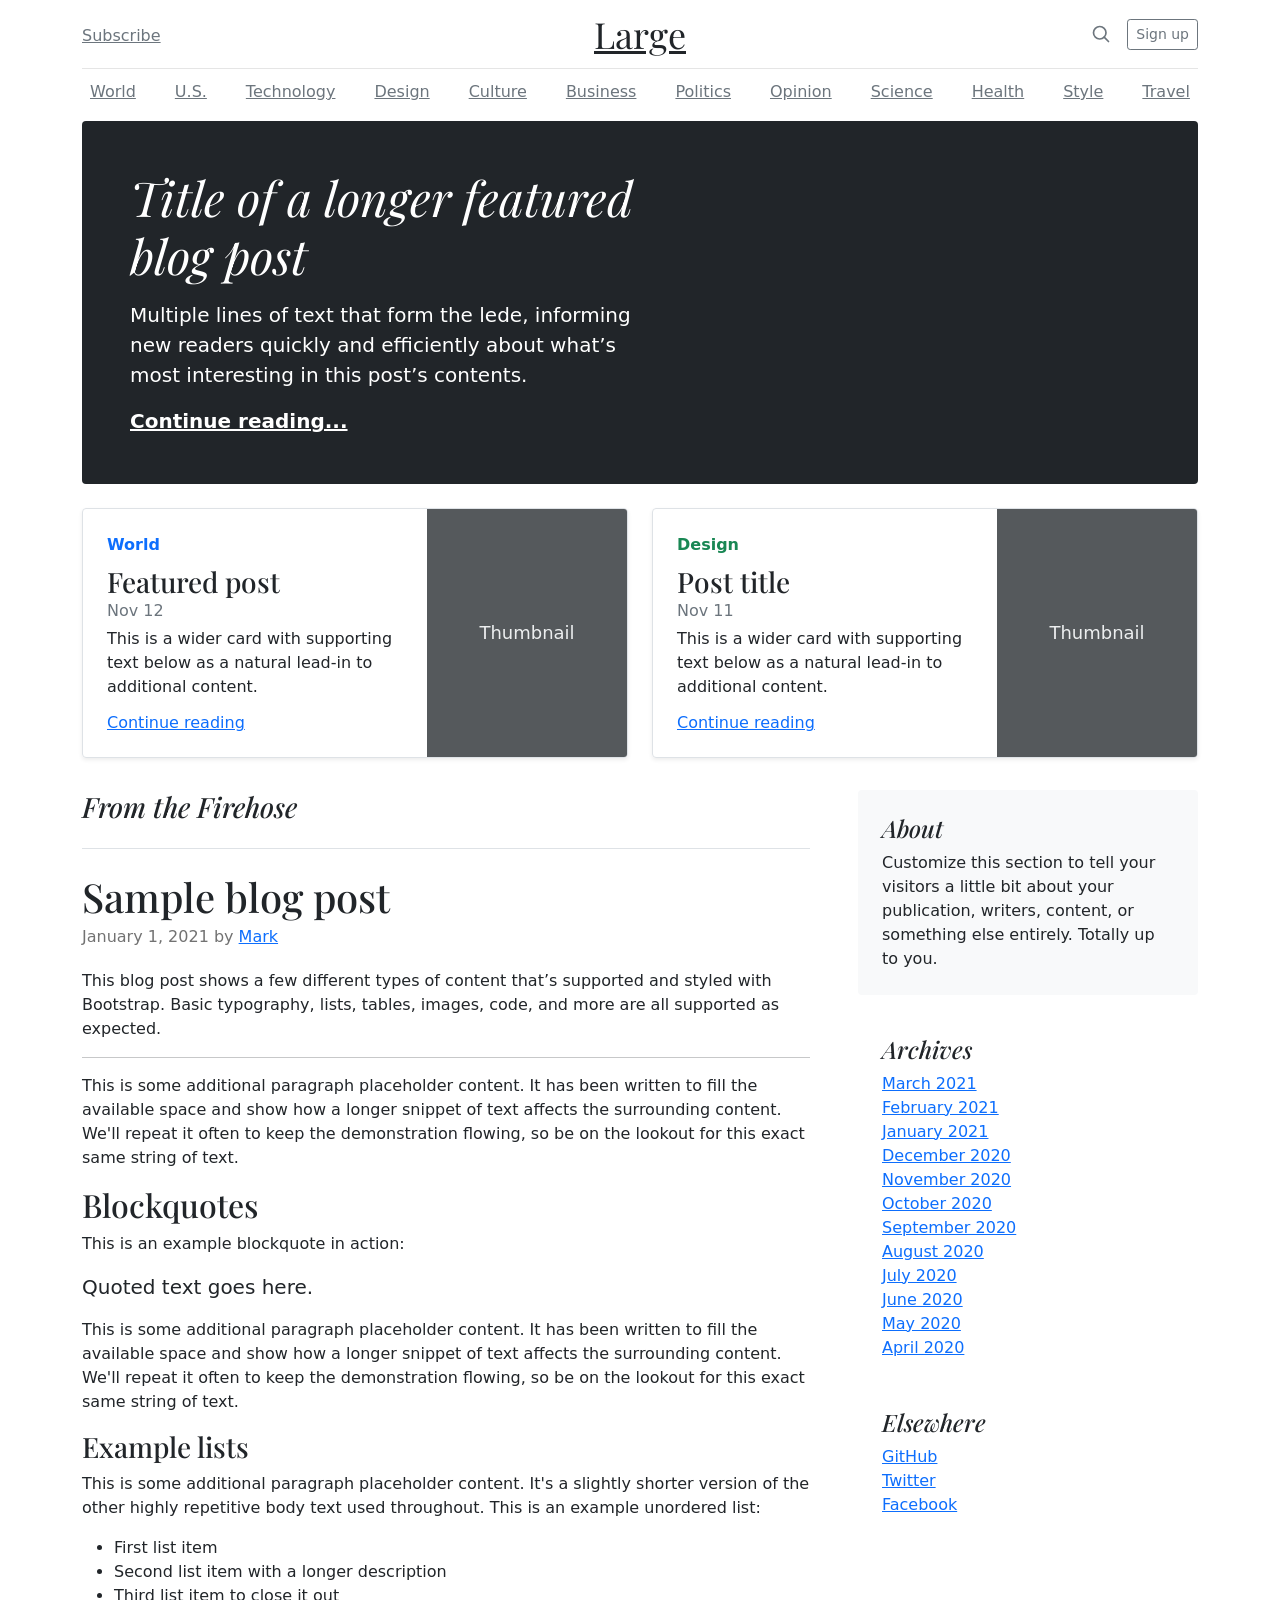
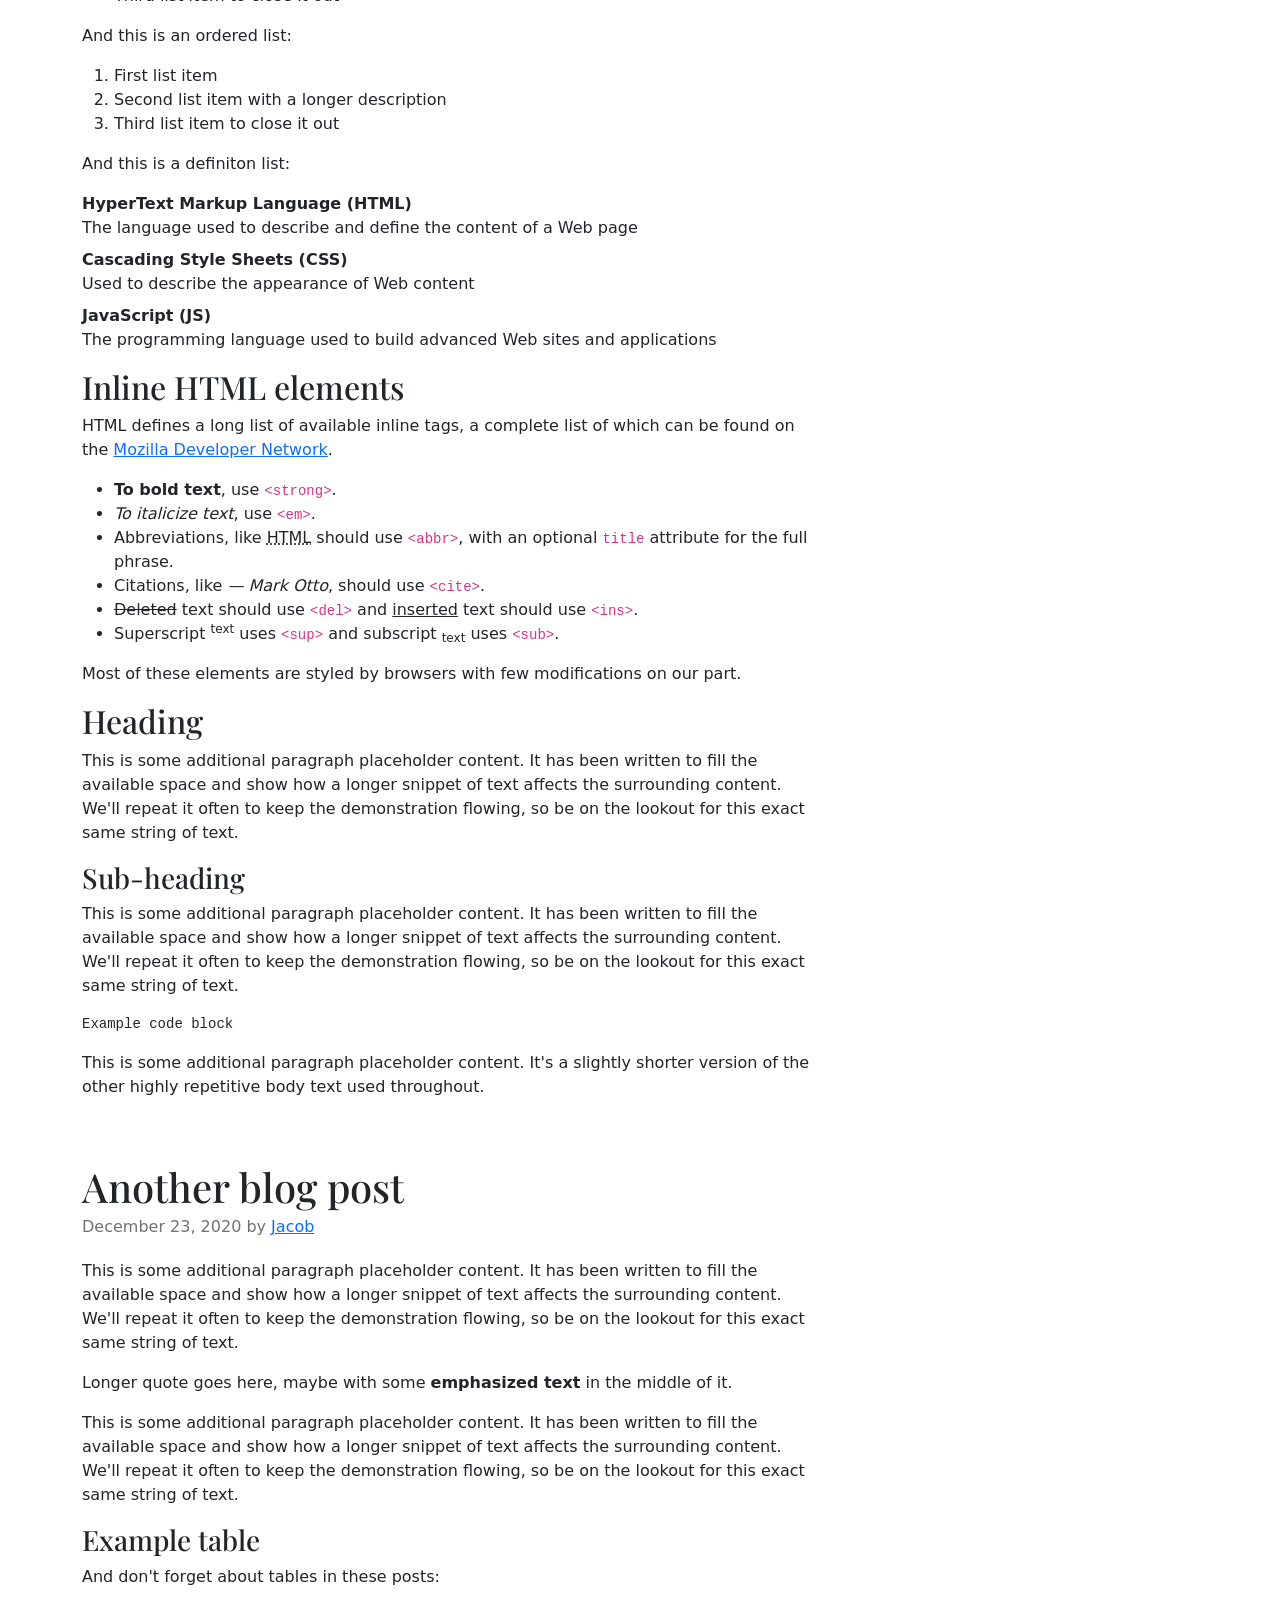
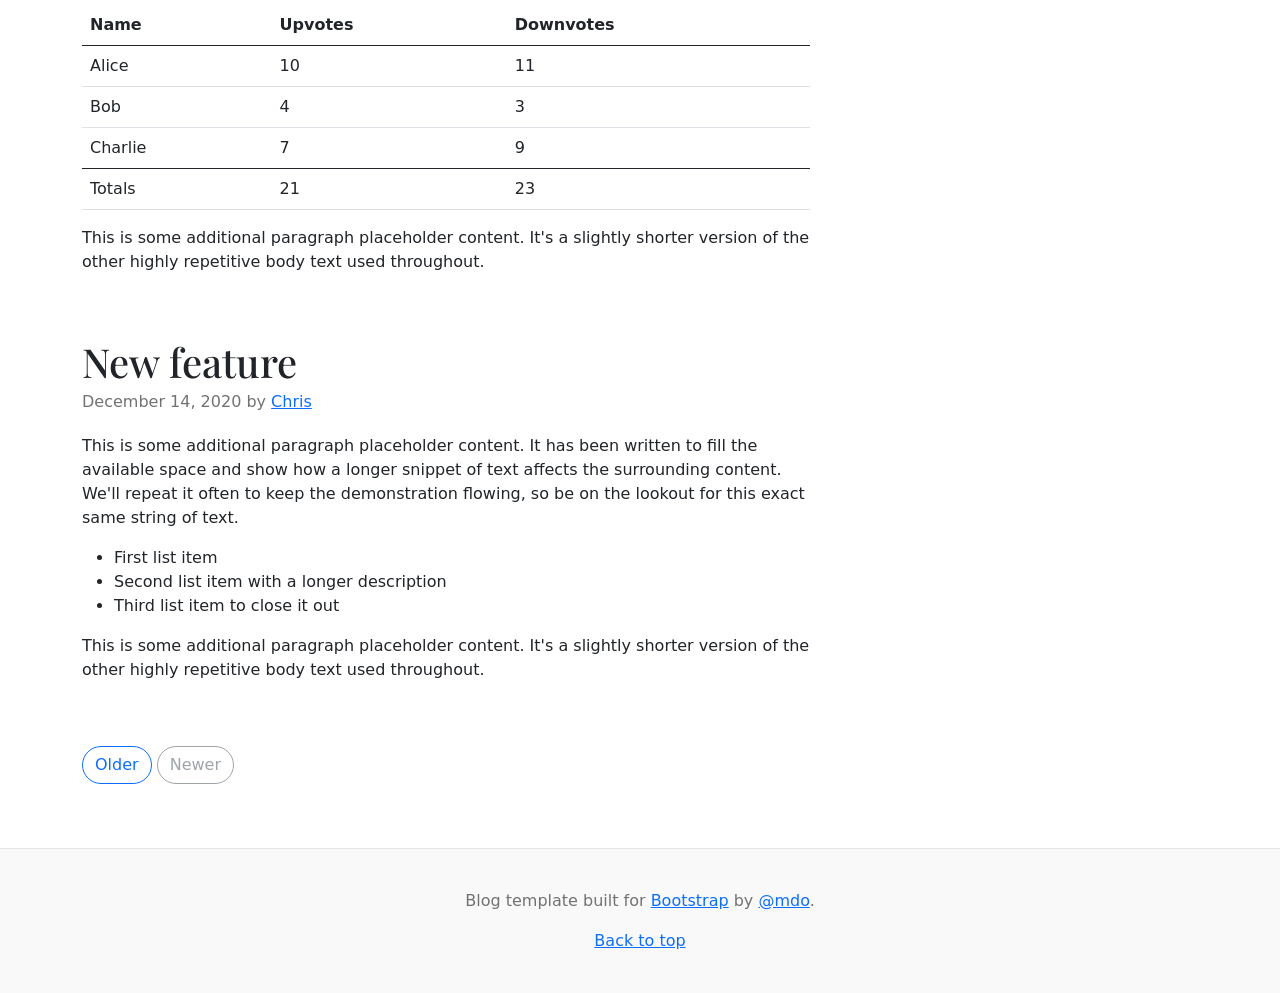
<file: black-color/assets/bootstrap-5.0.2-examples/blog/index.html>
<!doctype html>
<html lang="en">
  <head>
    <meta charset="utf-8">
    <meta name="viewport" content="width=device-width, initial-scale=1">
    <meta name="description" content="">
    <meta name="author" content="Mark Otto, Jacob Thornton, and Bootstrap contributors">
    <meta name="generator" content="Hugo 0.84.0">
    <title>Blog Template · Bootstrap v5.0</title>

    <link rel="canonical" href="https://getbootstrap.com/docs/5.0/examples/blog/">

    

    <!-- Bootstrap core CSS -->
<link href="../assets/dist/css/bootstrap.min.css" rel="stylesheet">

    <style>
      .bd-placeholder-img {
        font-size: 1.125rem;
        text-anchor: middle;
        -webkit-user-select: none;
        -moz-user-select: none;
        user-select: none;
      }

      @media (min-width: 768px) {
        .bd-placeholder-img-lg {
          font-size: 3.5rem;
        }
      }
    </style>

    
    <!-- Custom styles for this template -->
    <link href="https://fonts.googleapis.com/css?family=Playfair&#43;Display:700,900&amp;display=swap" rel="stylesheet">
    <!-- Custom styles for this template -->
    <link href="blog.css" rel="stylesheet">
  </head>
  <body>
    
<div class="container">
  <header class="blog-header py-3">
    <div class="row flex-nowrap justify-content-between align-items-center">
      <div class="col-4 pt-1">
        <a class="link-secondary" href="#">Subscribe</a>
      </div>
      <div class="col-4 text-center">
        <a class="blog-header-logo text-dark" href="#">Large</a>
      </div>
      <div class="col-4 d-flex justify-content-end align-items-center">
        <a class="link-secondary" href="#" aria-label="Search">
          <svg xmlns="http://www.w3.org/2000/svg" width="20" height="20" fill="none" stroke="currentColor" stroke-linecap="round" stroke-linejoin="round" stroke-width="2" class="mx-3" role="img" viewBox="0 0 24 24"><title>Search</title><circle cx="10.5" cy="10.5" r="7.5"/><path d="M21 21l-5.2-5.2"/></svg>
        </a>
        <a class="btn btn-sm btn-outline-secondary" href="#">Sign up</a>
      </div>
    </div>
  </header>

  <div class="nav-scroller py-1 mb-2">
    <nav class="nav d-flex justify-content-between">
      <a class="p-2 link-secondary" href="#">World</a>
      <a class="p-2 link-secondary" href="#">U.S.</a>
      <a class="p-2 link-secondary" href="#">Technology</a>
      <a class="p-2 link-secondary" href="#">Design</a>
      <a class="p-2 link-secondary" href="#">Culture</a>
      <a class="p-2 link-secondary" href="#">Business</a>
      <a class="p-2 link-secondary" href="#">Politics</a>
      <a class="p-2 link-secondary" href="#">Opinion</a>
      <a class="p-2 link-secondary" href="#">Science</a>
      <a class="p-2 link-secondary" href="#">Health</a>
      <a class="p-2 link-secondary" href="#">Style</a>
      <a class="p-2 link-secondary" href="#">Travel</a>
    </nav>
  </div>
</div>

<main class="container">
  <div class="p-4 p-md-5 mb-4 text-white rounded bg-dark">
    <div class="col-md-6 px-0">
      <h1 class="display-4 fst-italic">Title of a longer featured blog post</h1>
      <p class="lead my-3">Multiple lines of text that form the lede, informing new readers quickly and efficiently about what’s most interesting in this post’s contents.</p>
      <p class="lead mb-0"><a href="#" class="text-white fw-bold">Continue reading...</a></p>
    </div>
  </div>

  <div class="row mb-2">
    <div class="col-md-6">
      <div class="row g-0 border rounded overflow-hidden flex-md-row mb-4 shadow-sm h-md-250 position-relative">
        <div class="col p-4 d-flex flex-column position-static">
          <strong class="d-inline-block mb-2 text-primary">World</strong>
          <h3 class="mb-0">Featured post</h3>
          <div class="mb-1 text-muted">Nov 12</div>
          <p class="card-text mb-auto">This is a wider card with supporting text below as a natural lead-in to additional content.</p>
          <a href="#" class="stretched-link">Continue reading</a>
        </div>
        <div class="col-auto d-none d-lg-block">
          <svg class="bd-placeholder-img" width="200" height="250" xmlns="http://www.w3.org/2000/svg" role="img" aria-label="Placeholder: Thumbnail" preserveAspectRatio="xMidYMid slice" focusable="false"><title>Placeholder</title><rect width="100%" height="100%" fill="#55595c"/><text x="50%" y="50%" fill="#eceeef" dy=".3em">Thumbnail</text></svg>

        </div>
      </div>
    </div>
    <div class="col-md-6">
      <div class="row g-0 border rounded overflow-hidden flex-md-row mb-4 shadow-sm h-md-250 position-relative">
        <div class="col p-4 d-flex flex-column position-static">
          <strong class="d-inline-block mb-2 text-success">Design</strong>
          <h3 class="mb-0">Post title</h3>
          <div class="mb-1 text-muted">Nov 11</div>
          <p class="mb-auto">This is a wider card with supporting text below as a natural lead-in to additional content.</p>
          <a href="#" class="stretched-link">Continue reading</a>
        </div>
        <div class="col-auto d-none d-lg-block">
          <svg class="bd-placeholder-img" width="200" height="250" xmlns="http://www.w3.org/2000/svg" role="img" aria-label="Placeholder: Thumbnail" preserveAspectRatio="xMidYMid slice" focusable="false"><title>Placeholder</title><rect width="100%" height="100%" fill="#55595c"/><text x="50%" y="50%" fill="#eceeef" dy=".3em">Thumbnail</text></svg>

        </div>
      </div>
    </div>
  </div>

  <div class="row g-5">
    <div class="col-md-8">
      <h3 class="pb-4 mb-4 fst-italic border-bottom">
        From the Firehose
      </h3>

      <article class="blog-post">
        <h2 class="blog-post-title">Sample blog post</h2>
        <p class="blog-post-meta">January 1, 2021 by <a href="#">Mark</a></p>

        <p>This blog post shows a few different types of content that’s supported and styled with Bootstrap. Basic typography, lists, tables, images, code, and more are all supported as expected.</p>
        <hr>
        <p>This is some additional paragraph placeholder content. It has been written to fill the available space and show how a longer snippet of text affects the surrounding content. We'll repeat it often to keep the demonstration flowing, so be on the lookout for this exact same string of text.</p>
        <h2>Blockquotes</h2>
        <p>This is an example blockquote in action:</p>
        <blockquote class="blockquote">
          <p>Quoted text goes here.</p>
        </blockquote>
        <p>This is some additional paragraph placeholder content. It has been written to fill the available space and show how a longer snippet of text affects the surrounding content. We'll repeat it often to keep the demonstration flowing, so be on the lookout for this exact same string of text.</p>
        <h3>Example lists</h3>
        <p>This is some additional paragraph placeholder content. It's a slightly shorter version of the other highly repetitive body text used throughout. This is an example unordered list:</p>
        <ul>
          <li>First list item</li>
          <li>Second list item with a longer description</li>
          <li>Third list item to close it out</li>
        </ul>
        <p>And this is an ordered list:</p>
        <ol>
          <li>First list item</li>
          <li>Second list item with a longer description</li>
          <li>Third list item to close it out</li>
        </ol>
        <p>And this is a definiton list:</p>
        <dl>
          <dt>HyperText Markup Language (HTML)</dt>
          <dd>The language used to describe and define the content of a Web page</dd>
          <dt>Cascading Style Sheets (CSS)</dt>
          <dd>Used to describe the appearance of Web content</dd>
          <dt>JavaScript (JS)</dt>
          <dd>The programming language used to build advanced Web sites and applications</dd>
        </dl>
        <h2>Inline HTML elements</h2>
        <p>HTML defines a long list of available inline tags, a complete list of which can be found on the <a href="https://developer.mozilla.org/en-US/docs/Web/HTML/Element">Mozilla Developer Network</a>.</p>
        <ul>
          <li><strong>To bold text</strong>, use <code class="language-plaintext highlighter-rouge">&lt;strong&gt;</code>.</li>
          <li><em>To italicize text</em>, use <code class="language-plaintext highlighter-rouge">&lt;em&gt;</code>.</li>
          <li>Abbreviations, like <abbr title="HyperText Markup Langage">HTML</abbr> should use <code class="language-plaintext highlighter-rouge">&lt;abbr&gt;</code>, with an optional <code class="language-plaintext highlighter-rouge">title</code> attribute for the full phrase.</li>
          <li>Citations, like <cite>— Mark Otto</cite>, should use <code class="language-plaintext highlighter-rouge">&lt;cite&gt;</code>.</li>
          <li><del>Deleted</del> text should use <code class="language-plaintext highlighter-rouge">&lt;del&gt;</code> and <ins>inserted</ins> text should use <code class="language-plaintext highlighter-rouge">&lt;ins&gt;</code>.</li>
          <li>Superscript <sup>text</sup> uses <code class="language-plaintext highlighter-rouge">&lt;sup&gt;</code> and subscript <sub>text</sub> uses <code class="language-plaintext highlighter-rouge">&lt;sub&gt;</code>.</li>
        </ul>
        <p>Most of these elements are styled by browsers with few modifications on our part.</p>
        <h2>Heading</h2>
        <p>This is some additional paragraph placeholder content. It has been written to fill the available space and show how a longer snippet of text affects the surrounding content. We'll repeat it often to keep the demonstration flowing, so be on the lookout for this exact same string of text.</p>
        <h3>Sub-heading</h3>
        <p>This is some additional paragraph placeholder content. It has been written to fill the available space and show how a longer snippet of text affects the surrounding content. We'll repeat it often to keep the demonstration flowing, so be on the lookout for this exact same string of text.</p>
        <pre><code>Example code block</code></pre>
        <p>This is some additional paragraph placeholder content. It's a slightly shorter version of the other highly repetitive body text used throughout.</p>
      </article>

      <article class="blog-post">
        <h2 class="blog-post-title">Another blog post</h2>
        <p class="blog-post-meta">December 23, 2020 by <a href="#">Jacob</a></p>

        <p>This is some additional paragraph placeholder content. It has been written to fill the available space and show how a longer snippet of text affects the surrounding content. We'll repeat it often to keep the demonstration flowing, so be on the lookout for this exact same string of text.</p>
        <blockquote>
          <p>Longer quote goes here, maybe with some <strong>emphasized text</strong> in the middle of it.</p>
        </blockquote>
        <p>This is some additional paragraph placeholder content. It has been written to fill the available space and show how a longer snippet of text affects the surrounding content. We'll repeat it often to keep the demonstration flowing, so be on the lookout for this exact same string of text.</p>
        <h3>Example table</h3>
        <p>And don't forget about tables in these posts:</p>
        <table class="table">
          <thead>
            <tr>
              <th>Name</th>
              <th>Upvotes</th>
              <th>Downvotes</th>
            </tr>
          </thead>
          <tbody>
            <tr>
              <td>Alice</td>
              <td>10</td>
              <td>11</td>
            </tr>
            <tr>
              <td>Bob</td>
              <td>4</td>
              <td>3</td>
            </tr>
            <tr>
              <td>Charlie</td>
              <td>7</td>
              <td>9</td>
            </tr>
          </tbody>
          <tfoot>
            <tr>
              <td>Totals</td>
              <td>21</td>
              <td>23</td>
            </tr>
          </tfoot>
        </table>

        <p>This is some additional paragraph placeholder content. It's a slightly shorter version of the other highly repetitive body text used throughout.</p>
      </article>

      <article class="blog-post">
        <h2 class="blog-post-title">New feature</h2>
        <p class="blog-post-meta">December 14, 2020 by <a href="#">Chris</a></p>

        <p>This is some additional paragraph placeholder content. It has been written to fill the available space and show how a longer snippet of text affects the surrounding content. We'll repeat it often to keep the demonstration flowing, so be on the lookout for this exact same string of text.</p>
        <ul>
          <li>First list item</li>
          <li>Second list item with a longer description</li>
          <li>Third list item to close it out</li>
        </ul>
        <p>This is some additional paragraph placeholder content. It's a slightly shorter version of the other highly repetitive body text used throughout.</p>
      </article>

      <nav class="blog-pagination" aria-label="Pagination">
        <a class="btn btn-outline-primary" href="#">Older</a>
        <a class="btn btn-outline-secondary disabled" href="#" tabindex="-1" aria-disabled="true">Newer</a>
      </nav>

    </div>

    <div class="col-md-4">
      <div class="position-sticky" style="top: 2rem;">
        <div class="p-4 mb-3 bg-light rounded">
          <h4 class="fst-italic">About</h4>
          <p class="mb-0">Customize this section to tell your visitors a little bit about your publication, writers, content, or something else entirely. Totally up to you.</p>
        </div>

        <div class="p-4">
          <h4 class="fst-italic">Archives</h4>
          <ol class="list-unstyled mb-0">
            <li><a href="#">March 2021</a></li>
            <li><a href="#">February 2021</a></li>
            <li><a href="#">January 2021</a></li>
            <li><a href="#">December 2020</a></li>
            <li><a href="#">November 2020</a></li>
            <li><a href="#">October 2020</a></li>
            <li><a href="#">September 2020</a></li>
            <li><a href="#">August 2020</a></li>
            <li><a href="#">July 2020</a></li>
            <li><a href="#">June 2020</a></li>
            <li><a href="#">May 2020</a></li>
            <li><a href="#">April 2020</a></li>
          </ol>
        </div>

        <div class="p-4">
          <h4 class="fst-italic">Elsewhere</h4>
          <ol class="list-unstyled">
            <li><a href="#">GitHub</a></li>
            <li><a href="#">Twitter</a></li>
            <li><a href="#">Facebook</a></li>
          </ol>
        </div>
      </div>
    </div>
  </div>

</main>

<footer class="blog-footer">
  <p>Blog template built for <a href="https://getbootstrap.com/">Bootstrap</a> by <a href="https://twitter.com/mdo">@mdo</a>.</p>
  <p>
    <a href="#">Back to top</a>
  </p>
</footer>


    
  </body>
</html>
</file>
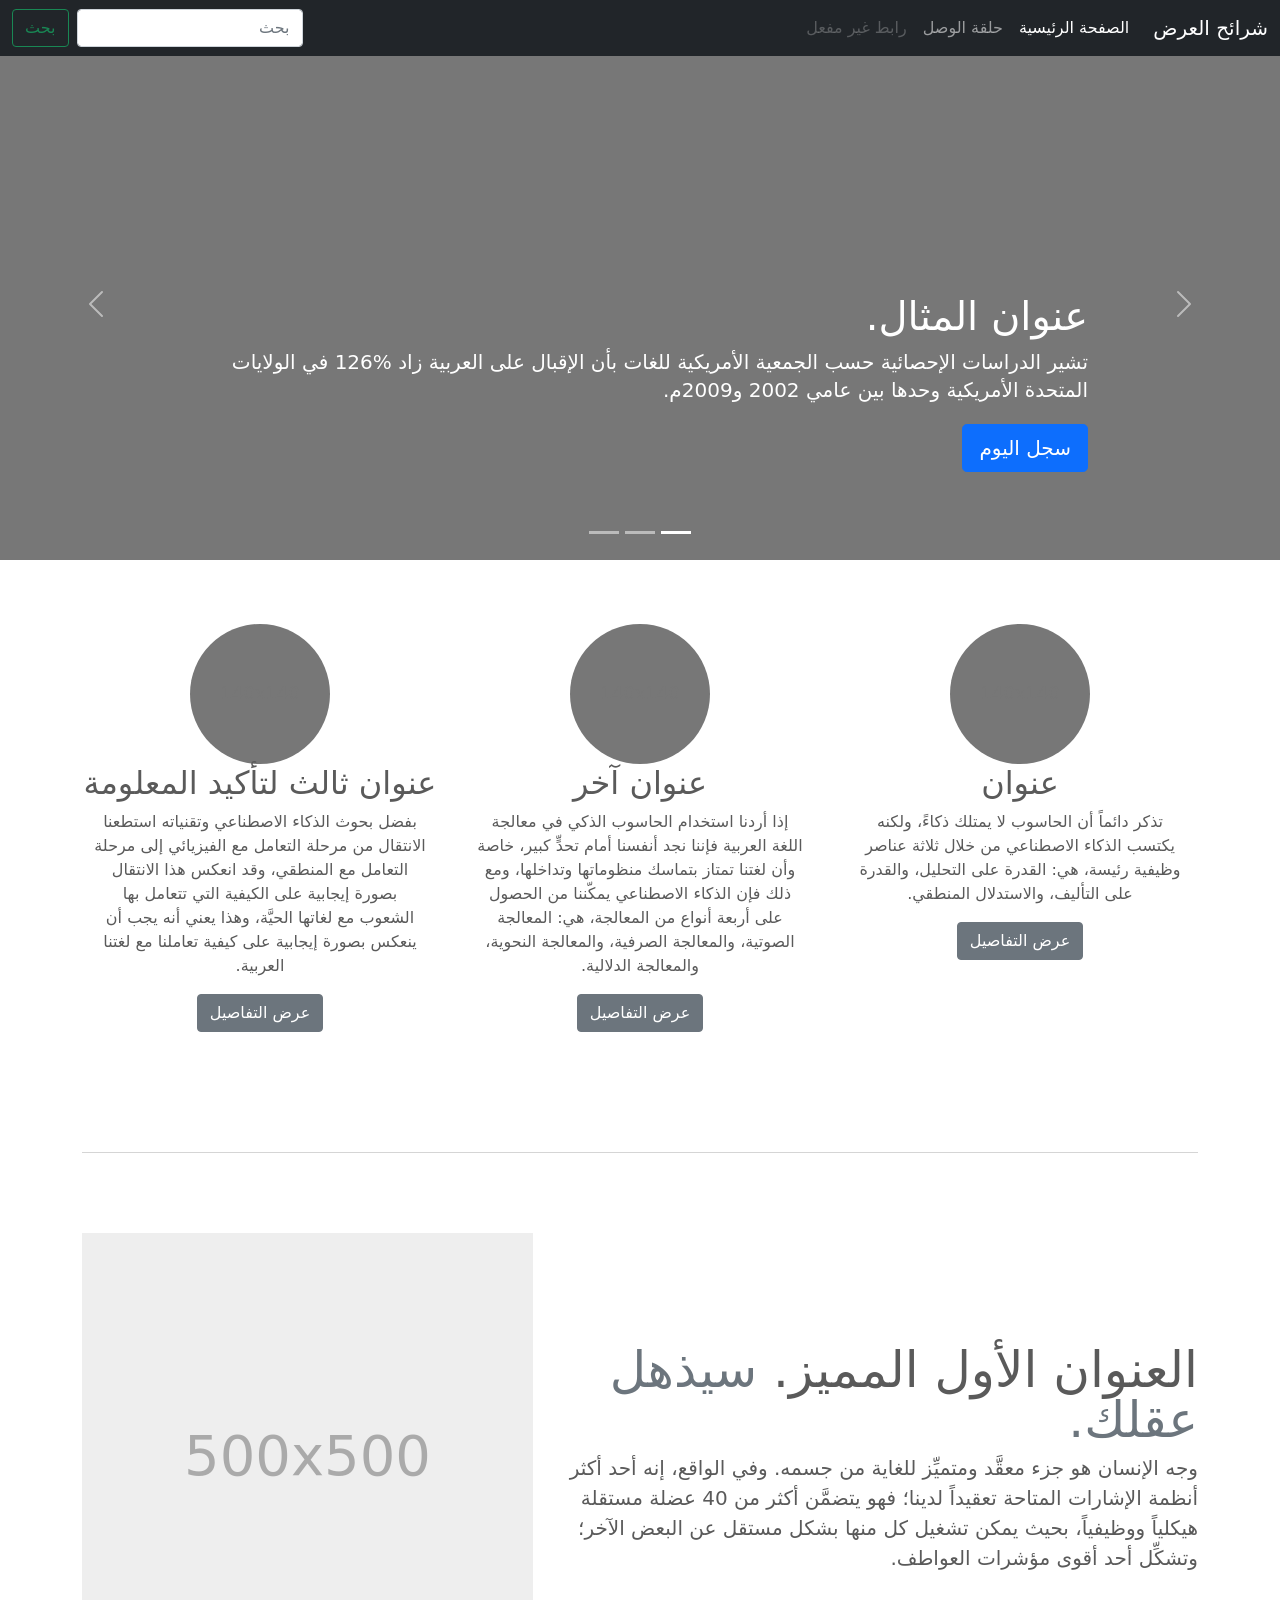
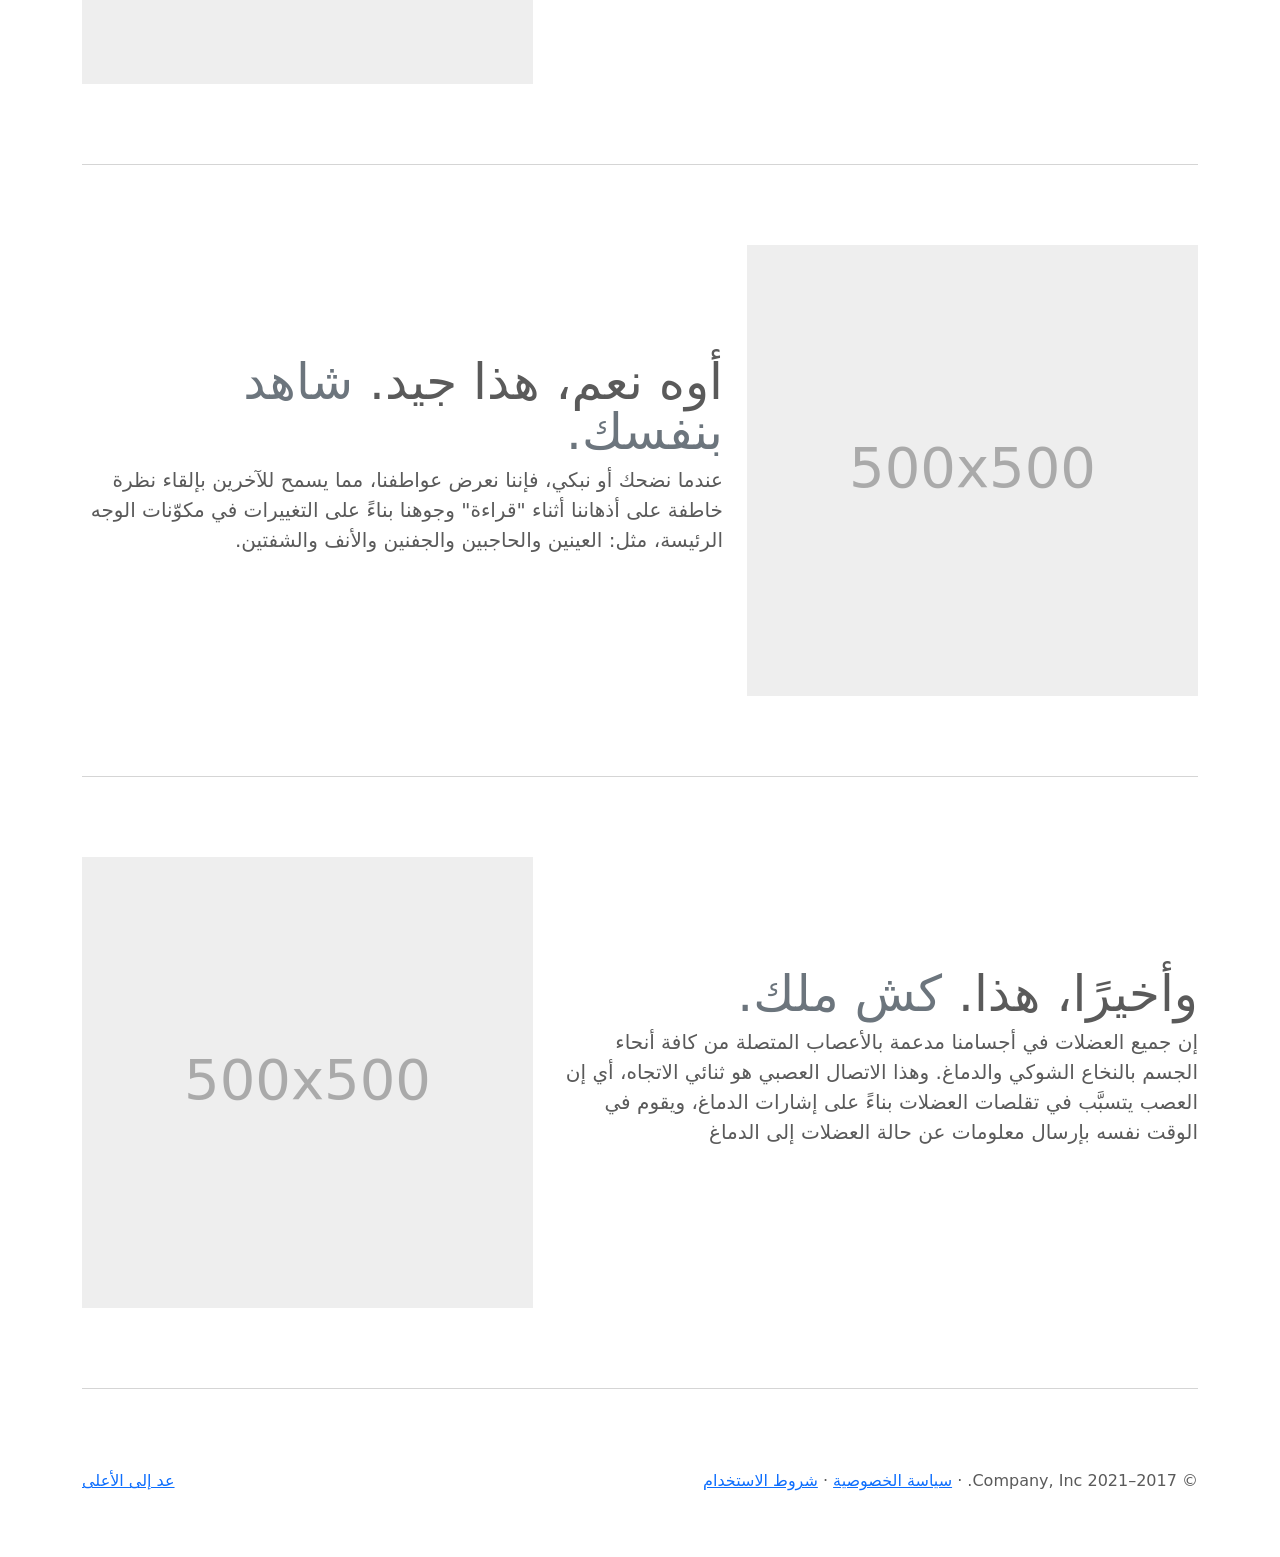
<file: black-color/assets/bootstrap-5.0.2-examples/carousel-rtl/index.html>
<!doctype html>
<html lang="ar" dir="rtl">
  <head>
    <meta charset="utf-8">
    <meta name="viewport" content="width=device-width, initial-scale=1">
    <meta name="description" content="">
    <meta name="author" content="Mark Otto, Jacob Thornton, and Bootstrap contributors">
    <meta name="generator" content="Hugo 0.84.0">
    <title>قالب  شرائح العرض · Bootstrap v5.0</title>

    <link rel="canonical" href="https://getbootstrap.com/docs/5.0/examples/carousel-rtl/">

    

    <!-- Bootstrap core CSS -->
<link href="../assets/dist/css/bootstrap.rtl.min.css" rel="stylesheet">

    <style>
      .bd-placeholder-img {
        font-size: 1.125rem;
        text-anchor: middle;
        -webkit-user-select: none;
        -moz-user-select: none;
        user-select: none;
      }

      @media (min-width: 768px) {
        .bd-placeholder-img-lg {
          font-size: 3.5rem;
        }
      }
    </style>

    
    <!-- Custom styles for this template -->
    <link href="../carousel/carousel.rtl.css" rel="stylesheet">
  </head>
  <body>
    
<header>
  <nav class="navbar navbar-expand-md navbar-dark fixed-top bg-dark">
    <div class="container-fluid">
      <a class="navbar-brand" href="#">شرائح العرض</a>
      <button class="navbar-toggler" type="button" data-bs-toggle="collapse" data-bs-target="#navbarCollapse" aria-controls="navbarCollapse" aria-expanded="false" aria-label="تبديل التنقل">
        <span class="navbar-toggler-icon"></span>
      </button>
      <div class="collapse navbar-collapse" id="navbarCollapse">
        <ul class="navbar-nav me-auto mb-2 mb-md-0">
          <li class="nav-item">
            <a class="nav-link active" aria-current="page" href="#">الصفحة الرئيسية</a>
          </li>
          <li class="nav-item">
            <a class="nav-link" href="#">حلقة الوصل</a>
          </li>
          <li class="nav-item">
            <a class="nav-link disabled" href="#" tabindex="-1" aria-disabled="true">رابط غير مفعل</a>
          </li>
        </ul>
        <form class="d-flex">
          <input class="form-control me-2" type="search" placeholder="بحث" aria-label="بحث">
          <button class="btn btn-outline-success" type="submit">بحث</button>
        </form>
      </div>
    </div>
  </nav>
</header>

<main>

  <div id="myCarousel" class="carousel slide" data-bs-ride="carousel">
    <div class="carousel-indicators">
      <button type="button" data-bs-target="#myCarousel" data-bs-slide-to="0" class="active" aria-current="true" aria-label="Slide 1"></button>
      <button type="button" data-bs-target="#myCarousel" data-bs-slide-to="1" aria-label="Slide 2"></button>
      <button type="button" data-bs-target="#myCarousel" data-bs-slide-to="2" aria-label="Slide 3"></button>
    </div>
    <div class="carousel-inner">
      <div class="carousel-item active">
        <svg class="bd-placeholder-img" width="100%" height="100%" xmlns="http://www.w3.org/2000/svg" aria-hidden="true" preserveAspectRatio="xMidYMid slice" focusable="false"><rect width="100%" height="100%" fill="#777"/></svg>

        <div class="container">
          <div class="carousel-caption text-start">
            <h1>عنوان المثال.</h1>
            <p>تشير الدراسات الإحصائية حسب الجمعية الأمريكية للغات بأن الإقبال على العربية زاد %126 في الولايات المتحدة الأمريكية وحدها بين عامي 2002 و2009م.</p>
            <p><a class="btn btn-lg btn-primary" href="#">سجل اليوم</a></p>
          </div>
        </div>
      </div>
      <div class="carousel-item">
        <svg class="bd-placeholder-img" width="100%" height="100%" xmlns="http://www.w3.org/2000/svg" aria-hidden="true" preserveAspectRatio="xMidYMid slice" focusable="false"><rect width="100%" height="100%" fill="#777"/></svg>

        <div class="container">
          <div class="carousel-caption">
            <h1>عنوان مثال آخر.</h1>
            <p>حسب المجلس الثقافي البريطاني فإن تعليم الإنجليزية داخل بريطانيا يسهم في تعزيز اقتصادها بما يتجاوز ملياري جنيه سنوياً، كما أنه وفر أكثر من 26 ألف وظيفة.</p>
            <p><a class="btn btn-lg btn-primary" href="#">أعرف أكثر</a></p>
          </div>
        </div>
      </div>
      <div class="carousel-item">
        <svg class="bd-placeholder-img" width="100%" height="100%" xmlns="http://www.w3.org/2000/svg" aria-hidden="true" preserveAspectRatio="xMidYMid slice" focusable="false"><rect width="100%" height="100%" fill="#777"/></svg>

        <div class="container">
          <div class="carousel-caption text-end">
            <h1>واحد أكثر لقياس جيد.</h1>
            <p>الإحصاءات لحجم الاستثمار اللغوي خارج بريطانيا تتفاوت من سنة لأخرى إلا أن المدير التنفيذي للمجلس الثقافي البريطاني إدي بايرز يرى أن استثمار تعليم الإنجليزية في الخارج لا يحسب على المستوى المالي فحسب بل على المستوى السياسي أيضاً.</p>
            <p><a class="btn btn-lg btn-primary" href="#">تصفح المعرض</a></p>
          </div>
        </div>
      </div>
    </div>
    <button class="carousel-control-prev" type="button" data-bs-target="#myCarousel" data-bs-slide="prev">
      <span class="carousel-control-prev-icon" aria-hidden="true"></span>
      <span class="visually-hidden">السابق</span>
    </button>
    <button class="carousel-control-next" type="button" data-bs-target="#myCarousel" data-bs-slide="next">
      <span class="carousel-control-next-icon" aria-hidden="true"></span>
      <span class="visually-hidden">التالي</span>
    </button>
  </div>


  <!-- Marketing messaging and featurettes
  ================================================== -->
  <!-- Wrap the rest of the page in another container to center all the content. -->

  <div class="container marketing">

    <!-- Three columns of text below the carousel -->
    <div class="row">
      <div class="col-lg-4">
        <svg class="bd-placeholder-img rounded-circle" width="140" height="140" xmlns="http://www.w3.org/2000/svg" role="img" aria-label="Placeholder: 140x140" preserveAspectRatio="xMidYMid slice" focusable="false"><title>Placeholder</title><rect width="100%" height="100%" fill="#777"/><text x="50%" y="50%" fill="#777" dy=".3em">140x140</text></svg>

        <h2>عنوان</h2>
        <p>تذكر دائماً أن الحاسوب لا يمتلك ذكاءً، ولكنه يكتسب الذكاء الاصطناعي من خلال ثلاثة عناصر وظيفية رئيسة، هي: القدرة على التحليل، والقدرة على التأليف، والاستدلال المنطقي.</p>
        <p><a class="btn btn-secondary" href="#">عرض التفاصيل</a></p>
      </div><!-- /.col-lg-4 -->
      <div class="col-lg-4">
        <svg class="bd-placeholder-img rounded-circle" width="140" height="140" xmlns="http://www.w3.org/2000/svg" role="img" aria-label="Placeholder: 140x140" preserveAspectRatio="xMidYMid slice" focusable="false"><title>Placeholder</title><rect width="100%" height="100%" fill="#777"/><text x="50%" y="50%" fill="#777" dy=".3em">140x140</text></svg>

        <h2>عنوان آخر</h2>
        <p>إذا أردنا استخدام الحاسوب الذكي في معالجة اللغة العربية فإننا نجد أنفسنا أمام تحدٍّ كبير، خاصة وأن لغتنا تمتاز بتماسك منظوماتها وتداخلها، ومع ذلك فإن الذكاء الاصطناعي يمكّننا من الحصول على أربعة أنواع من المعالجة، هي: المعالجة الصوتية، والمعالجة الصرفية، والمعالجة النحوية، والمعالجة الدلالية.</p>
        <p><a class="btn btn-secondary" href="#">عرض التفاصيل</a></p>
      </div><!-- /.col-lg-4 -->
      <div class="col-lg-4">
        <svg class="bd-placeholder-img rounded-circle" width="140" height="140" xmlns="http://www.w3.org/2000/svg" role="img" aria-label="Placeholder: 140x140" preserveAspectRatio="xMidYMid slice" focusable="false"><title>Placeholder</title><rect width="100%" height="100%" fill="#777"/><text x="50%" y="50%" fill="#777" dy=".3em">140x140</text></svg>

        <h2>عنوان ثالث لتأكيد المعلومة</h2>
        <p>بفضل بحوث الذكاء الاصطناعي وتقنياته استطعنا الانتقال من مرحلة التعامل مع الفيزيائي إلى مرحلة التعامل مع المنطقي، وقد انعكس هذا الانتقال بصورة إيجابية على الكيفية التي تتعامل بها الشعوب مع لغاتها الحيَّة، وهذا يعني أنه يجب أن ينعكس بصورة إيجابية على كيفية تعاملنا مع لغتنا العربية.</p>
        <p><a class="btn btn-secondary" href="#">عرض التفاصيل</a></p>
      </div><!-- /.col-lg-4 -->
    </div><!-- /.row -->


    <!-- START THE FEATURETTES -->

    <hr class="featurette-divider">

    <div class="row featurette">
      <div class="col-md-7">
        <h2 class="featurette-heading">العنوان الأول المميز. <span class="text-muted"> سيذهل عقلك. </span></h2>
        <p class="lead">وجه الإنسان هو جزء معقَّد ومتميِّز للغاية من جسمه. وفي الواقع، إنه أحد أكثر أنظمة الإشارات المتاحة تعقيداً لدينا؛ فهو يتضمَّن أكثر من 40 عضلة مستقلة هيكلياً ووظيفياً، بحيث يمكن تشغيل كل منها بشكل مستقل عن البعض الآخر؛ وتشكِّل أحد أقوى مؤشرات العواطف.</p>
      </div>
      <div class="col-md-5">
        <svg class="bd-placeholder-img bd-placeholder-img-lg featurette-image img-fluid mx-auto" width="500" height="500" xmlns="http://www.w3.org/2000/svg" role="img" aria-label="Placeholder: 500x500" preserveAspectRatio="xMidYMid slice" focusable="false"><title>Placeholder</title><rect width="100%" height="100%" fill="#eee"/><text x="50%" y="50%" fill="#aaa" dy=".3em">500x500</text></svg>

      </div>
    </div>

    <hr class="featurette-divider">

    <div class="row featurette">
      <div class="col-md-7 order-md-2">
        <h2 class="featurette-heading">أوه نعم، هذا جيد. <span class="text-muted"> شاهد بنفسك. </span></h2>
        <p class="lead">عندما نضحك أو نبكي، فإننا نعرض عواطفنا، مما يسمح للآخرين بإلقاء نظرة خاطفة على أذهاننا أثناء "قراءة" وجوهنا بناءً على التغييرات في مكوّنات الوجه الرئيسة، مثل: العينين والحاجبين والجفنين والأنف والشفتين.</p>
      </div>
      <div class="col-md-5 order-md-1">
        <svg class="bd-placeholder-img bd-placeholder-img-lg featurette-image img-fluid mx-auto" width="500" height="500" xmlns="http://www.w3.org/2000/svg" role="img" aria-label="Placeholder: 500x500" preserveAspectRatio="xMidYMid slice" focusable="false"><title>Placeholder</title><rect width="100%" height="100%" fill="#eee"/><text x="50%" y="50%" fill="#aaa" dy=".3em">500x500</text></svg>

      </div>
    </div>

    <hr class="featurette-divider">

    <div class="row featurette">
      <div class="col-md-7">
        <h2 class="featurette-heading">وأخيرًا، هذا. <span class="text-muted"> كش ملك. </span></h2>
        <p class="lead">إن جميع العضلات في أجسامنا مدعمة بالأعصاب المتصلة من كافة أنحاء الجسم بالنخاع الشوكي والدماغ. وهذا الاتصال العصبي هو ثنائي الاتجاه، أي إن العصب يتسبَّب في تقلصات العضلات بناءً على إشارات الدماغ، ويقوم في الوقت نفسه بإرسال معلومات عن حالة العضلات إلى الدماغ</p>
      </div>
      <div class="col-md-5">
        <svg class="bd-placeholder-img bd-placeholder-img-lg featurette-image img-fluid mx-auto" width="500" height="500" xmlns="http://www.w3.org/2000/svg" role="img" aria-label="Placeholder: 500x500" preserveAspectRatio="xMidYMid slice" focusable="false"><title>Placeholder</title><rect width="100%" height="100%" fill="#eee"/><text x="50%" y="50%" fill="#aaa" dy=".3em">500x500</text></svg>

      </div>
    </div>

    <hr class="featurette-divider">

    <!-- /END THE FEATURETTES -->

  </div><!-- /.container -->


  <!-- FOOTER -->
  <footer class="container">
    <p class="float-end"><a href="#">عد إلى الأعلى</a></p>
    <p>&copy; 2017–2021 Company, Inc. &middot; <a href="#">سياسة الخصوصية</a> &middot; <a href="#">شروط الاستخدام</a></p>
  </footer>
</main>


    <script src="../assets/dist/js/bootstrap.bundle.min.js"></script>

      
  </body>
</html>
</file>
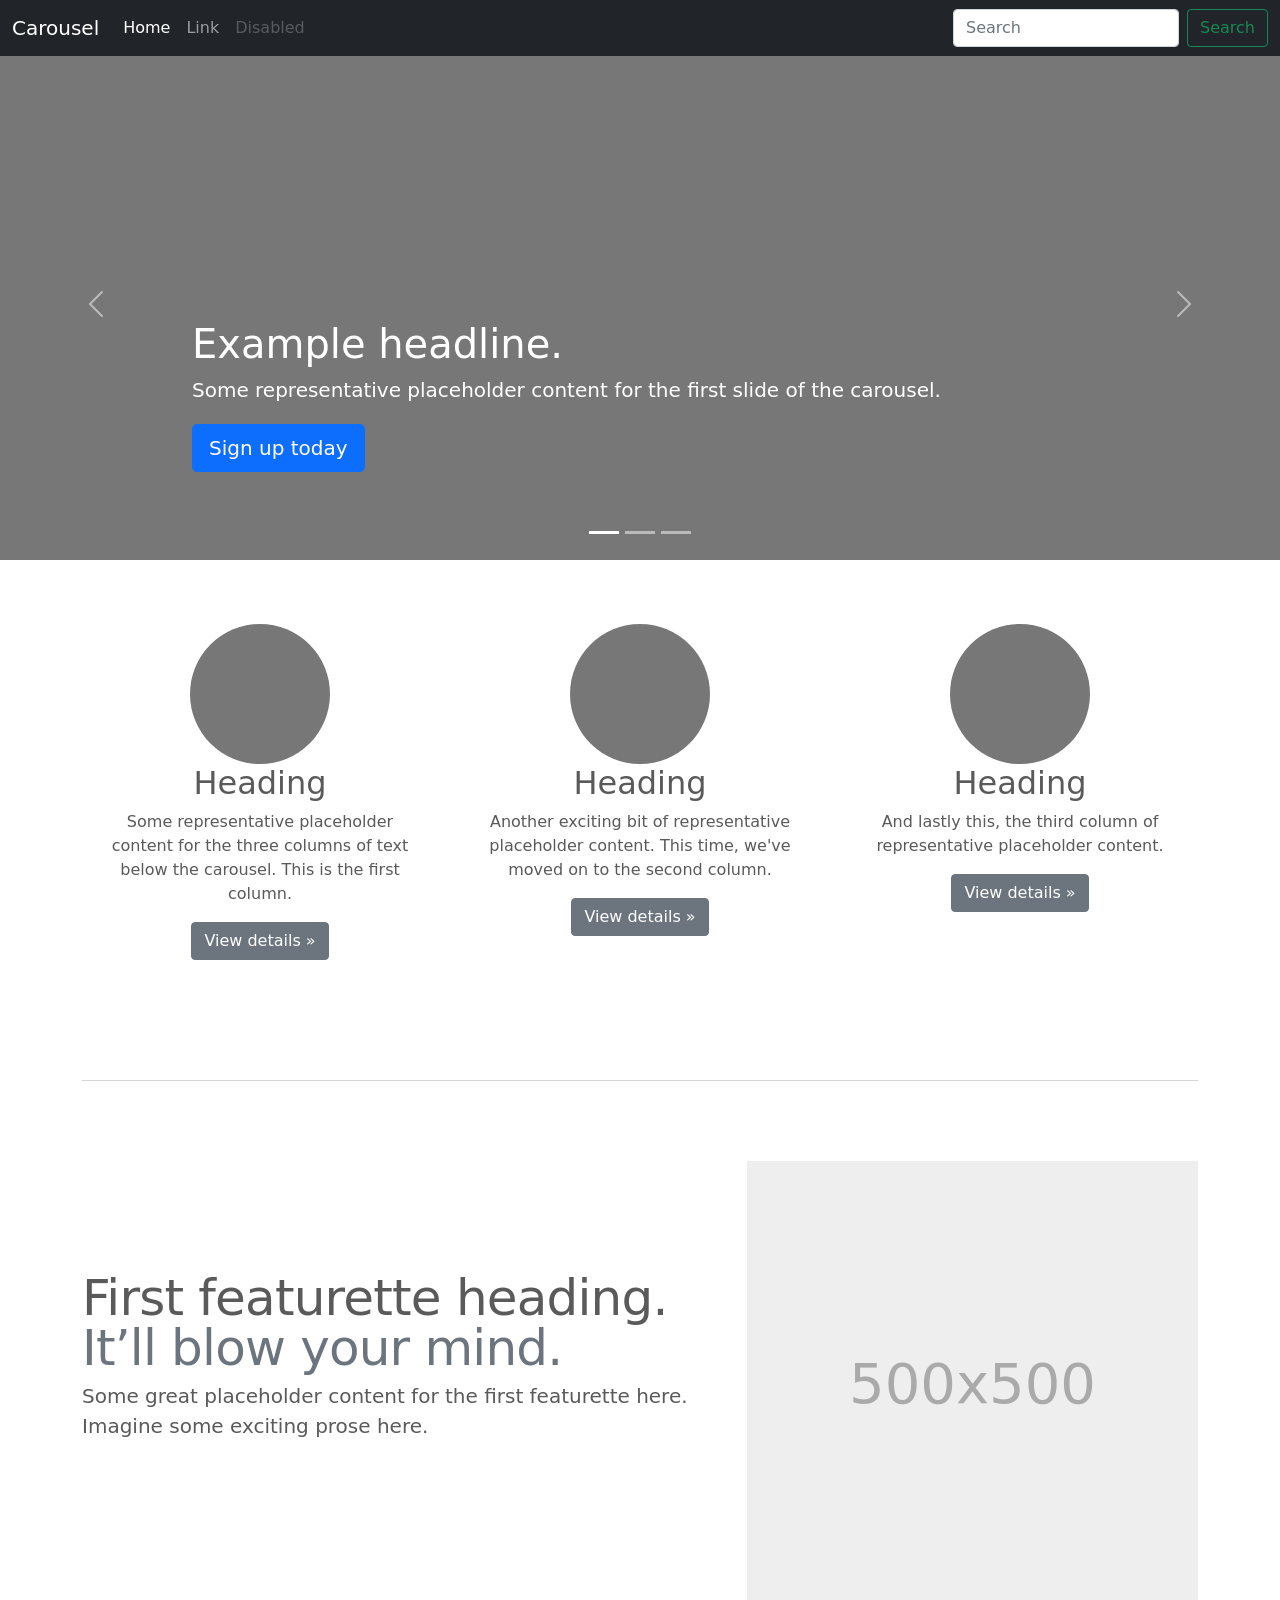
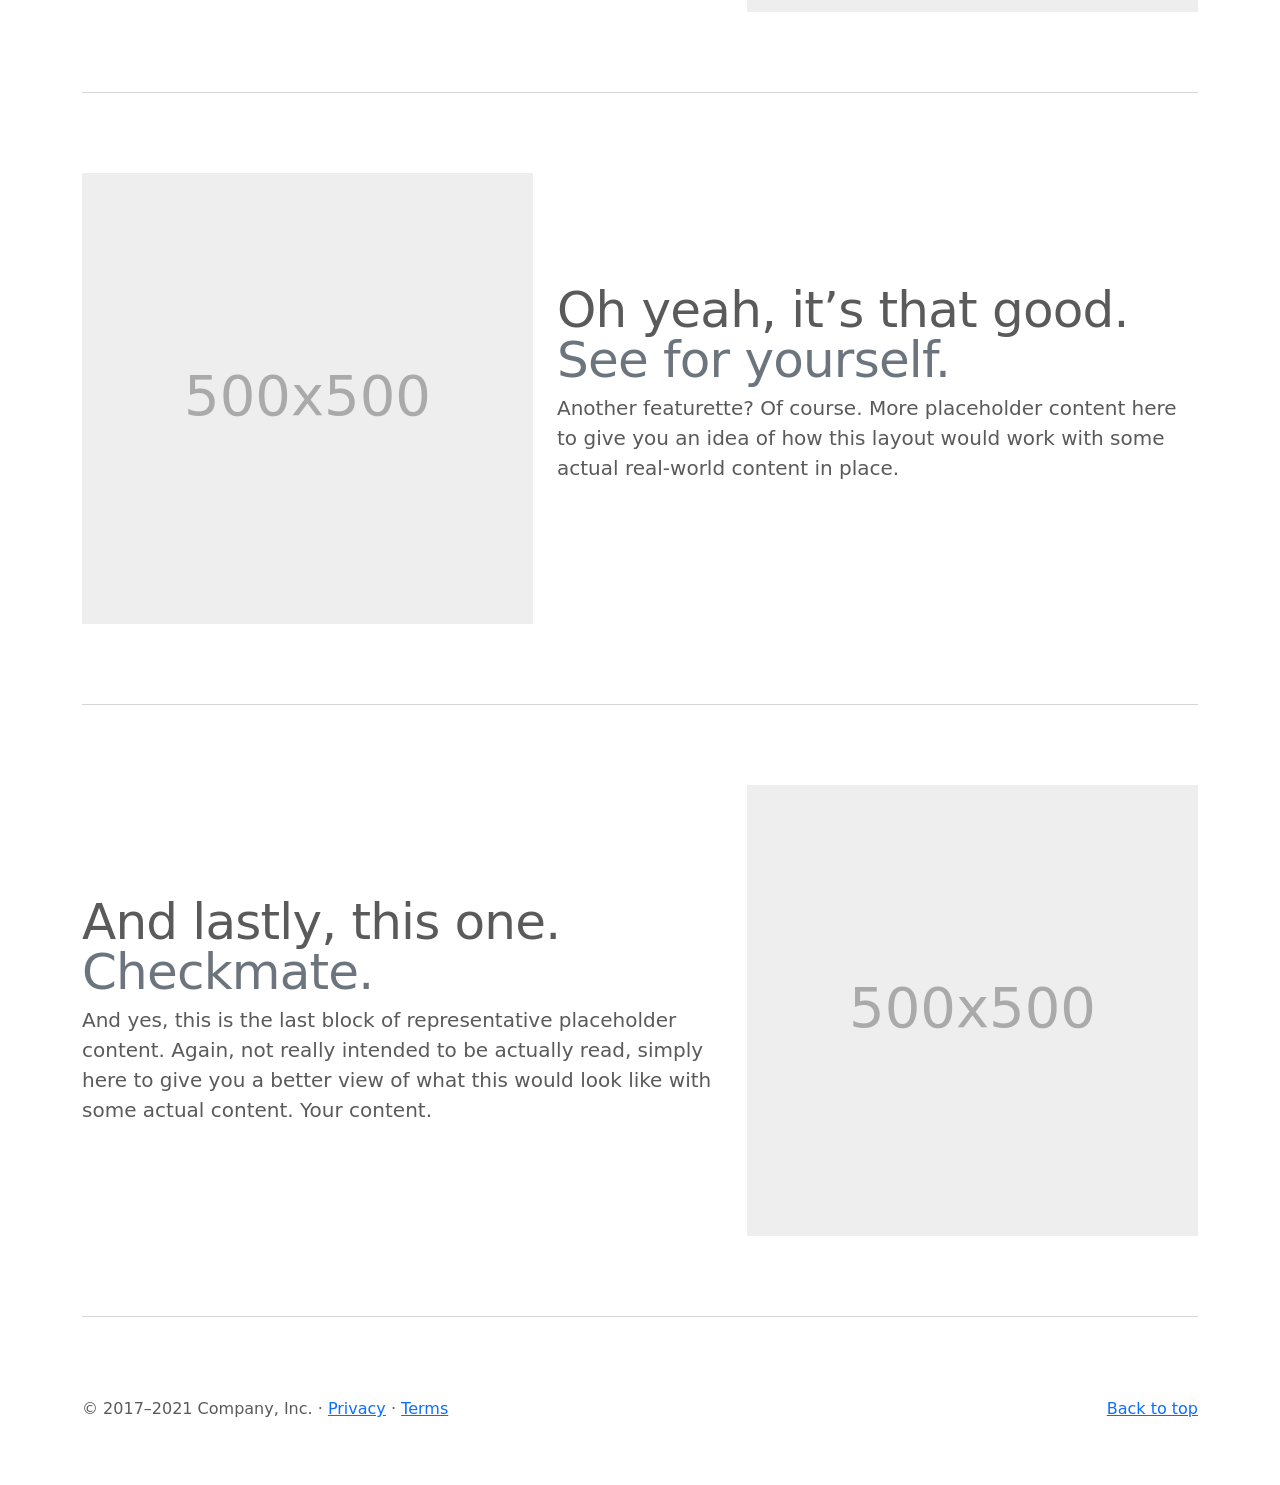
<file: black-color/assets/bootstrap-5.0.2-examples/carousel/index.html>
<!doctype html>
<html lang="en">
  <head>
    <meta charset="utf-8">
    <meta name="viewport" content="width=device-width, initial-scale=1">
    <meta name="description" content="">
    <meta name="author" content="Mark Otto, Jacob Thornton, and Bootstrap contributors">
    <meta name="generator" content="Hugo 0.84.0">
    <title>Carousel Template · Bootstrap v5.0</title>

    <link rel="canonical" href="https://getbootstrap.com/docs/5.0/examples/carousel/">

    

    <!-- Bootstrap core CSS -->
<link href="../assets/dist/css/bootstrap.min.css" rel="stylesheet">

    <style>
      .bd-placeholder-img {
        font-size: 1.125rem;
        text-anchor: middle;
        -webkit-user-select: none;
        -moz-user-select: none;
        user-select: none;
      }

      @media (min-width: 768px) {
        .bd-placeholder-img-lg {
          font-size: 3.5rem;
        }
      }
    </style>

    
    <!-- Custom styles for this template -->
    <link href="carousel.css" rel="stylesheet">
  </head>
  <body>
    
<header>
  <nav class="navbar navbar-expand-md navbar-dark fixed-top bg-dark">
    <div class="container-fluid">
      <a class="navbar-brand" href="#">Carousel</a>
      <button class="navbar-toggler" type="button" data-bs-toggle="collapse" data-bs-target="#navbarCollapse" aria-controls="navbarCollapse" aria-expanded="false" aria-label="Toggle navigation">
        <span class="navbar-toggler-icon"></span>
      </button>
      <div class="collapse navbar-collapse" id="navbarCollapse">
        <ul class="navbar-nav me-auto mb-2 mb-md-0">
          <li class="nav-item">
            <a class="nav-link active" aria-current="page" href="#">Home</a>
          </li>
          <li class="nav-item">
            <a class="nav-link" href="#">Link</a>
          </li>
          <li class="nav-item">
            <a class="nav-link disabled" href="#" tabindex="-1" aria-disabled="true">Disabled</a>
          </li>
        </ul>
        <form class="d-flex">
          <input class="form-control me-2" type="search" placeholder="Search" aria-label="Search">
          <button class="btn btn-outline-success" type="submit">Search</button>
        </form>
      </div>
    </div>
  </nav>
</header>

<main>

  <div id="myCarousel" class="carousel slide" data-bs-ride="carousel">
    <div class="carousel-indicators">
      <button type="button" data-bs-target="#myCarousel" data-bs-slide-to="0" class="active" aria-current="true" aria-label="Slide 1"></button>
      <button type="button" data-bs-target="#myCarousel" data-bs-slide-to="1" aria-label="Slide 2"></button>
      <button type="button" data-bs-target="#myCarousel" data-bs-slide-to="2" aria-label="Slide 3"></button>
    </div>
    <div class="carousel-inner">
      <div class="carousel-item active">
        <svg class="bd-placeholder-img" width="100%" height="100%" xmlns="http://www.w3.org/2000/svg" aria-hidden="true" preserveAspectRatio="xMidYMid slice" focusable="false"><rect width="100%" height="100%" fill="#777"/></svg>

        <div class="container">
          <div class="carousel-caption text-start">
            <h1>Example headline.</h1>
            <p>Some representative placeholder content for the first slide of the carousel.</p>
            <p><a class="btn btn-lg btn-primary" href="#">Sign up today</a></p>
          </div>
        </div>
      </div>
      <div class="carousel-item">
        <svg class="bd-placeholder-img" width="100%" height="100%" xmlns="http://www.w3.org/2000/svg" aria-hidden="true" preserveAspectRatio="xMidYMid slice" focusable="false"><rect width="100%" height="100%" fill="#777"/></svg>

        <div class="container">
          <div class="carousel-caption">
            <h1>Another example headline.</h1>
            <p>Some representative placeholder content for the second slide of the carousel.</p>
            <p><a class="btn btn-lg btn-primary" href="#">Learn more</a></p>
          </div>
        </div>
      </div>
      <div class="carousel-item">
        <svg class="bd-placeholder-img" width="100%" height="100%" xmlns="http://www.w3.org/2000/svg" aria-hidden="true" preserveAspectRatio="xMidYMid slice" focusable="false"><rect width="100%" height="100%" fill="#777"/></svg>

        <div class="container">
          <div class="carousel-caption text-end">
            <h1>One more for good measure.</h1>
            <p>Some representative placeholder content for the third slide of this carousel.</p>
            <p><a class="btn btn-lg btn-primary" href="#">Browse gallery</a></p>
          </div>
        </div>
      </div>
    </div>
    <button class="carousel-control-prev" type="button" data-bs-target="#myCarousel" data-bs-slide="prev">
      <span class="carousel-control-prev-icon" aria-hidden="true"></span>
      <span class="visually-hidden">Previous</span>
    </button>
    <button class="carousel-control-next" type="button" data-bs-target="#myCarousel" data-bs-slide="next">
      <span class="carousel-control-next-icon" aria-hidden="true"></span>
      <span class="visually-hidden">Next</span>
    </button>
  </div>


  <!-- Marketing messaging and featurettes
  ================================================== -->
  <!-- Wrap the rest of the page in another container to center all the content. -->

  <div class="container marketing">

    <!-- Three columns of text below the carousel -->
    <div class="row">
      <div class="col-lg-4">
        <svg class="bd-placeholder-img rounded-circle" width="140" height="140" xmlns="http://www.w3.org/2000/svg" role="img" aria-label="Placeholder: 140x140" preserveAspectRatio="xMidYMid slice" focusable="false"><title>Placeholder</title><rect width="100%" height="100%" fill="#777"/><text x="50%" y="50%" fill="#777" dy=".3em">140x140</text></svg>

        <h2>Heading</h2>
        <p>Some representative placeholder content for the three columns of text below the carousel. This is the first column.</p>
        <p><a class="btn btn-secondary" href="#">View details &raquo;</a></p>
      </div><!-- /.col-lg-4 -->
      <div class="col-lg-4">
        <svg class="bd-placeholder-img rounded-circle" width="140" height="140" xmlns="http://www.w3.org/2000/svg" role="img" aria-label="Placeholder: 140x140" preserveAspectRatio="xMidYMid slice" focusable="false"><title>Placeholder</title><rect width="100%" height="100%" fill="#777"/><text x="50%" y="50%" fill="#777" dy=".3em">140x140</text></svg>

        <h2>Heading</h2>
        <p>Another exciting bit of representative placeholder content. This time, we've moved on to the second column.</p>
        <p><a class="btn btn-secondary" href="#">View details &raquo;</a></p>
      </div><!-- /.col-lg-4 -->
      <div class="col-lg-4">
        <svg class="bd-placeholder-img rounded-circle" width="140" height="140" xmlns="http://www.w3.org/2000/svg" role="img" aria-label="Placeholder: 140x140" preserveAspectRatio="xMidYMid slice" focusable="false"><title>Placeholder</title><rect width="100%" height="100%" fill="#777"/><text x="50%" y="50%" fill="#777" dy=".3em">140x140</text></svg>

        <h2>Heading</h2>
        <p>And lastly this, the third column of representative placeholder content.</p>
        <p><a class="btn btn-secondary" href="#">View details &raquo;</a></p>
      </div><!-- /.col-lg-4 -->
    </div><!-- /.row -->


    <!-- START THE FEATURETTES -->

    <hr class="featurette-divider">

    <div class="row featurette">
      <div class="col-md-7">
        <h2 class="featurette-heading">First featurette heading. <span class="text-muted">It’ll blow your mind.</span></h2>
        <p class="lead">Some great placeholder content for the first featurette here. Imagine some exciting prose here.</p>
      </div>
      <div class="col-md-5">
        <svg class="bd-placeholder-img bd-placeholder-img-lg featurette-image img-fluid mx-auto" width="500" height="500" xmlns="http://www.w3.org/2000/svg" role="img" aria-label="Placeholder: 500x500" preserveAspectRatio="xMidYMid slice" focusable="false"><title>Placeholder</title><rect width="100%" height="100%" fill="#eee"/><text x="50%" y="50%" fill="#aaa" dy=".3em">500x500</text></svg>

      </div>
    </div>

    <hr class="featurette-divider">

    <div class="row featurette">
      <div class="col-md-7 order-md-2">
        <h2 class="featurette-heading">Oh yeah, it’s that good. <span class="text-muted">See for yourself.</span></h2>
        <p class="lead">Another featurette? Of course. More placeholder content here to give you an idea of how this layout would work with some actual real-world content in place.</p>
      </div>
      <div class="col-md-5 order-md-1">
        <svg class="bd-placeholder-img bd-placeholder-img-lg featurette-image img-fluid mx-auto" width="500" height="500" xmlns="http://www.w3.org/2000/svg" role="img" aria-label="Placeholder: 500x500" preserveAspectRatio="xMidYMid slice" focusable="false"><title>Placeholder</title><rect width="100%" height="100%" fill="#eee"/><text x="50%" y="50%" fill="#aaa" dy=".3em">500x500</text></svg>

      </div>
    </div>

    <hr class="featurette-divider">

    <div class="row featurette">
      <div class="col-md-7">
        <h2 class="featurette-heading">And lastly, this one. <span class="text-muted">Checkmate.</span></h2>
        <p class="lead">And yes, this is the last block of representative placeholder content. Again, not really intended to be actually read, simply here to give you a better view of what this would look like with some actual content. Your content.</p>
      </div>
      <div class="col-md-5">
        <svg class="bd-placeholder-img bd-placeholder-img-lg featurette-image img-fluid mx-auto" width="500" height="500" xmlns="http://www.w3.org/2000/svg" role="img" aria-label="Placeholder: 500x500" preserveAspectRatio="xMidYMid slice" focusable="false"><title>Placeholder</title><rect width="100%" height="100%" fill="#eee"/><text x="50%" y="50%" fill="#aaa" dy=".3em">500x500</text></svg>

      </div>
    </div>

    <hr class="featurette-divider">

    <!-- /END THE FEATURETTES -->

  </div><!-- /.container -->


  <!-- FOOTER -->
  <footer class="container">
    <p class="float-end"><a href="#">Back to top</a></p>
    <p>&copy; 2017–2021 Company, Inc. &middot; <a href="#">Privacy</a> &middot; <a href="#">Terms</a></p>
  </footer>
</main>


    <script src="../assets/dist/js/bootstrap.bundle.min.js"></script>

      
  </body>
</html>
</file>
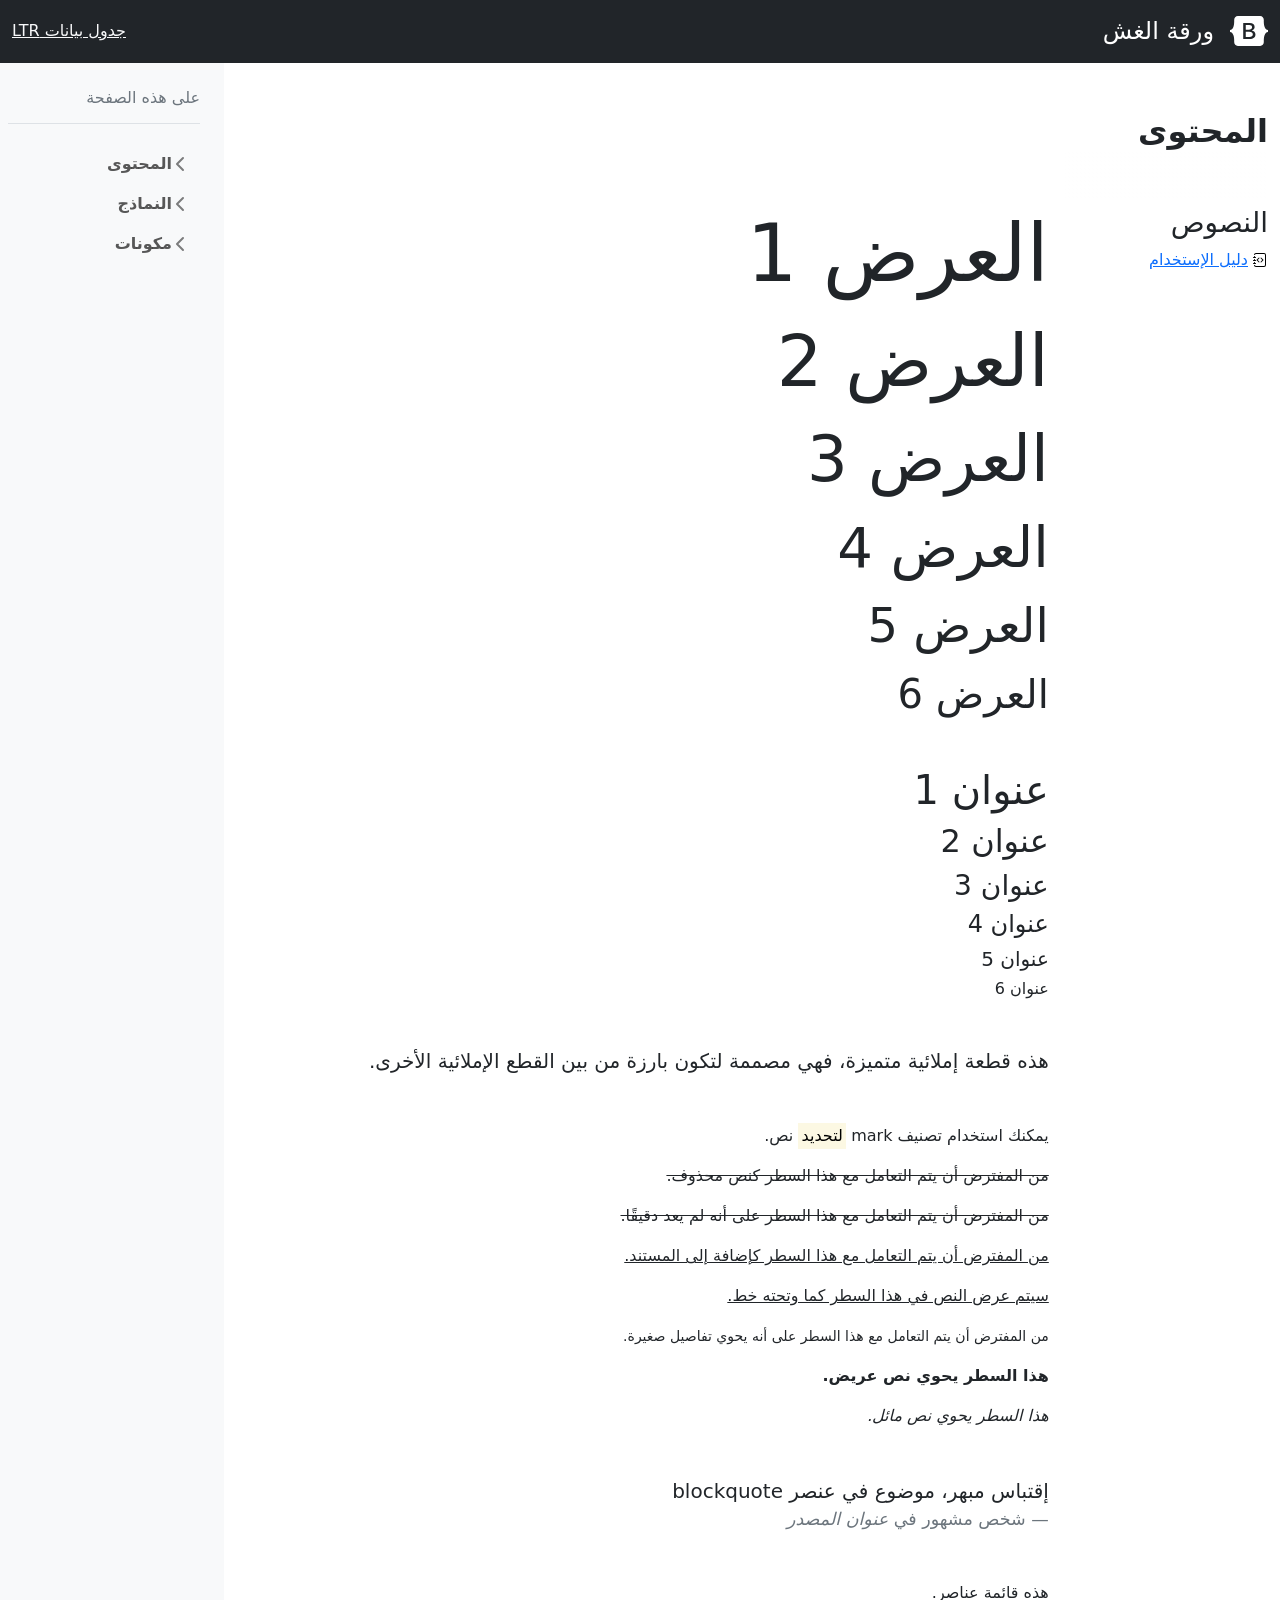
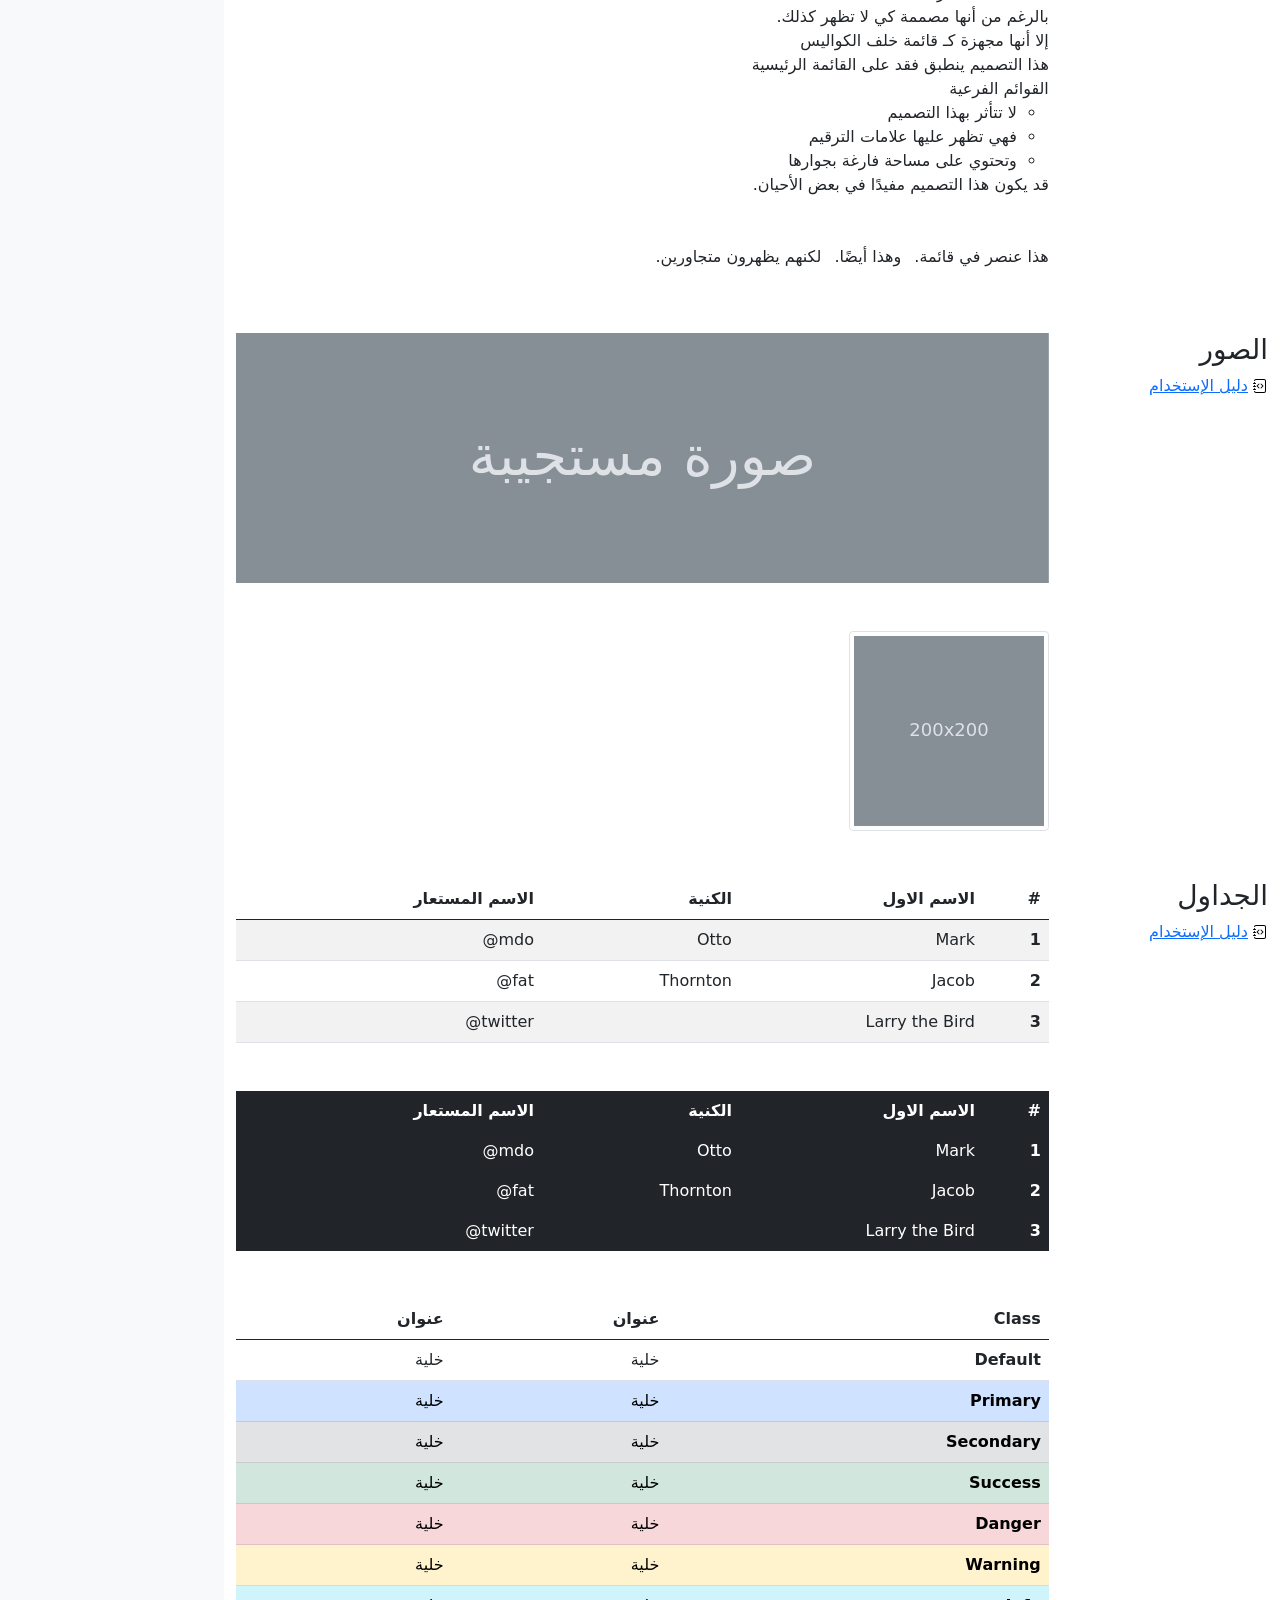
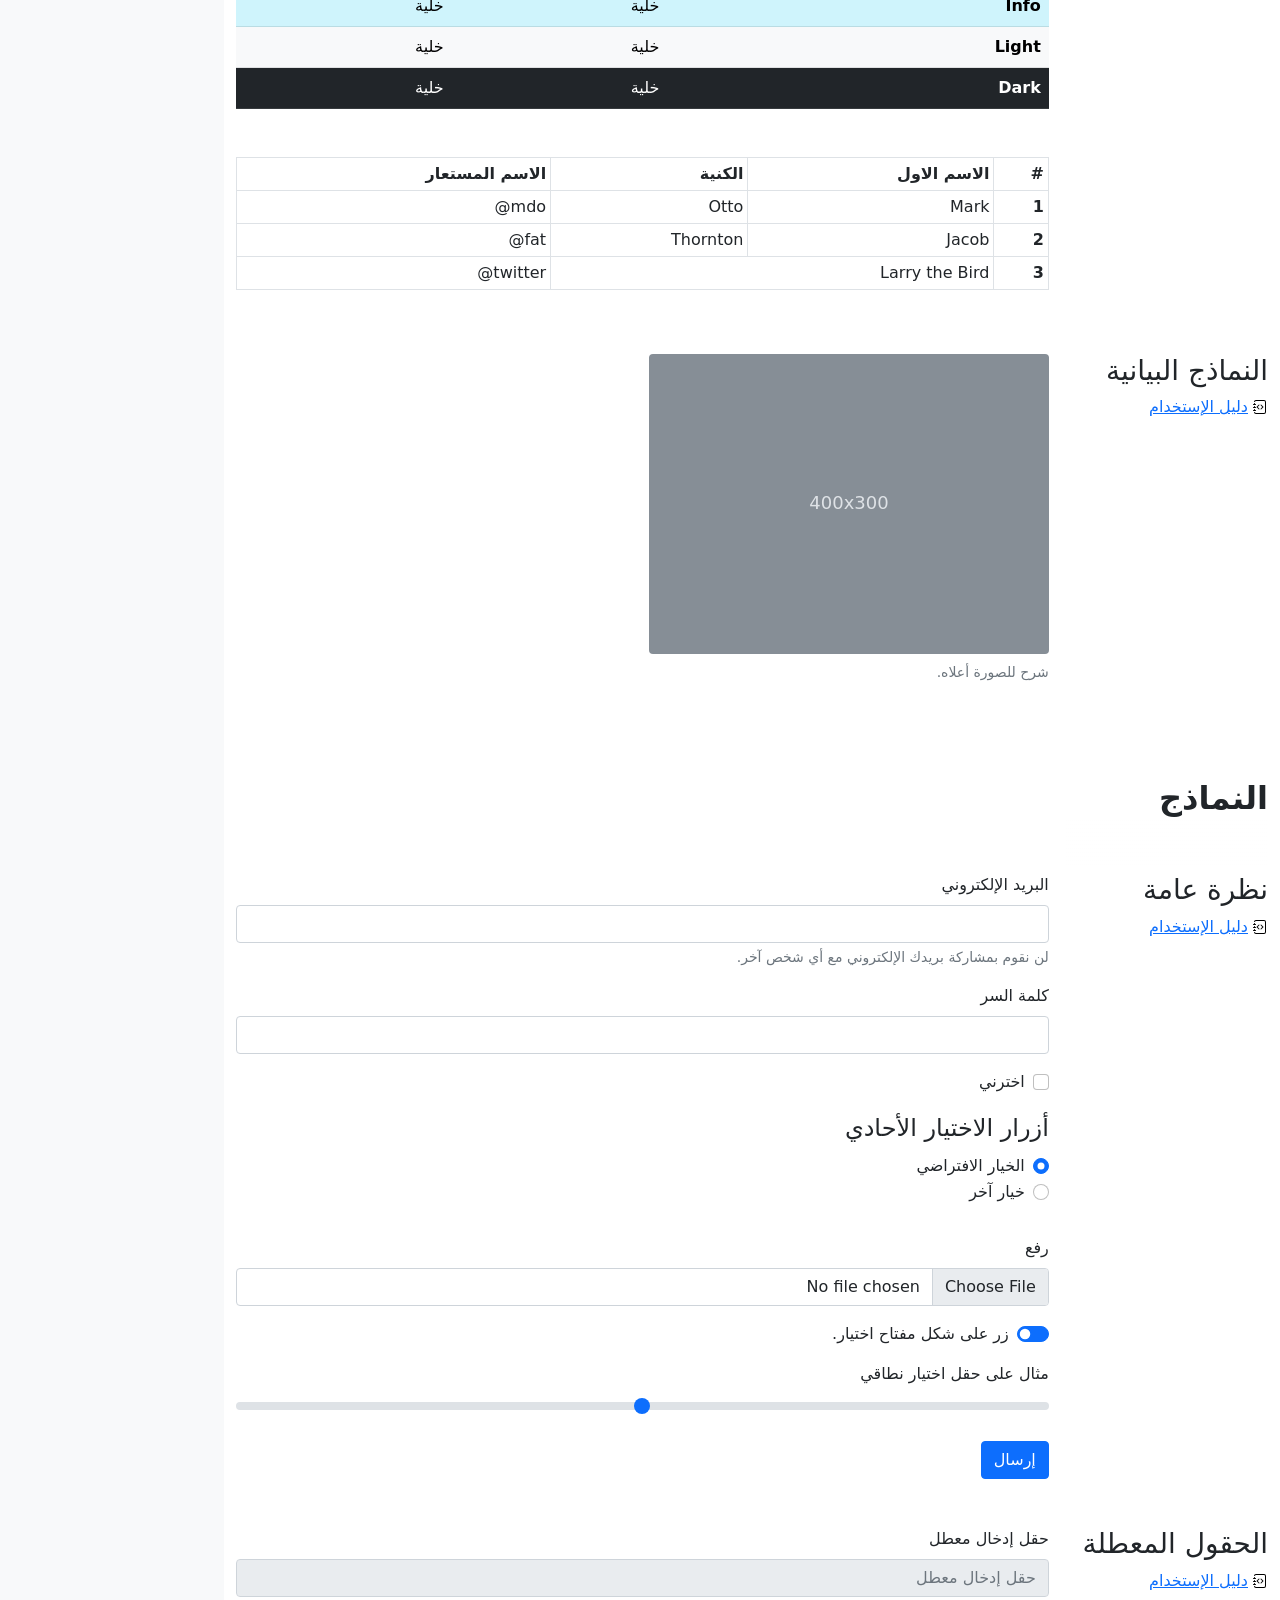
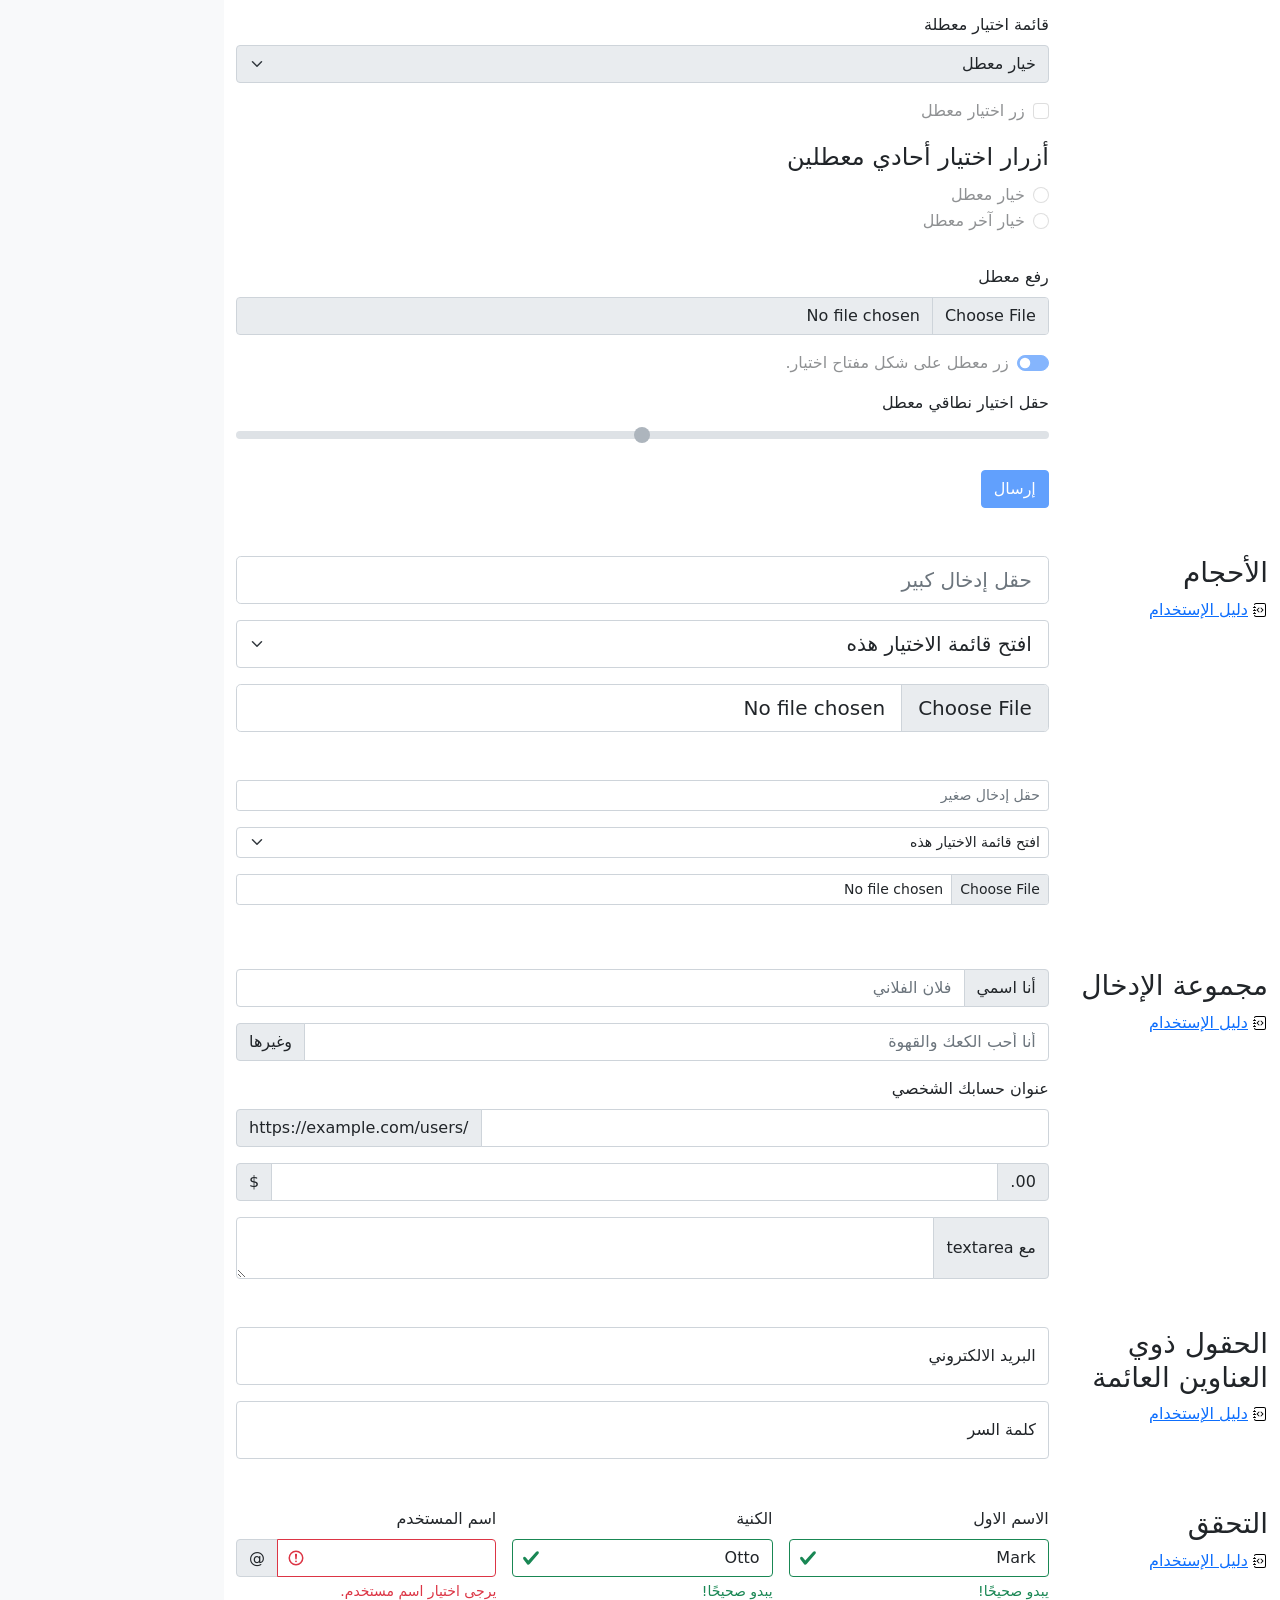
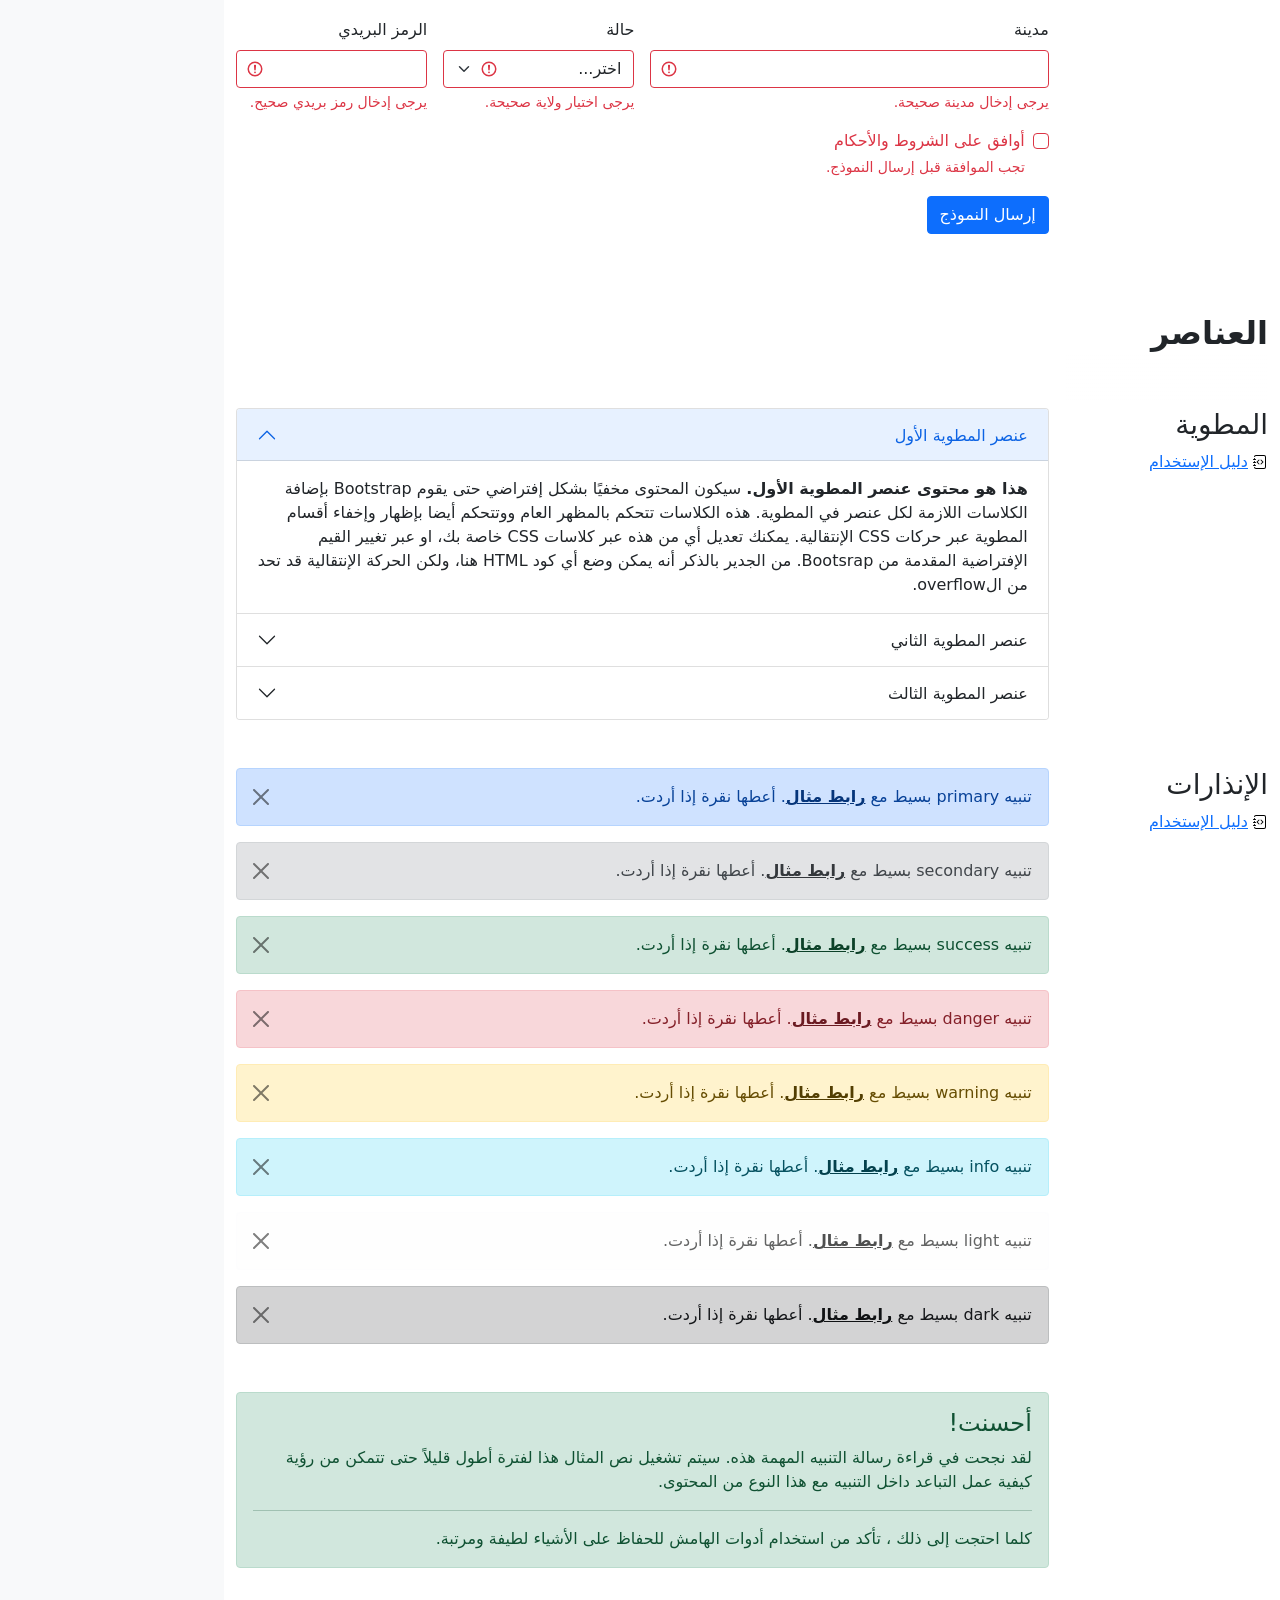
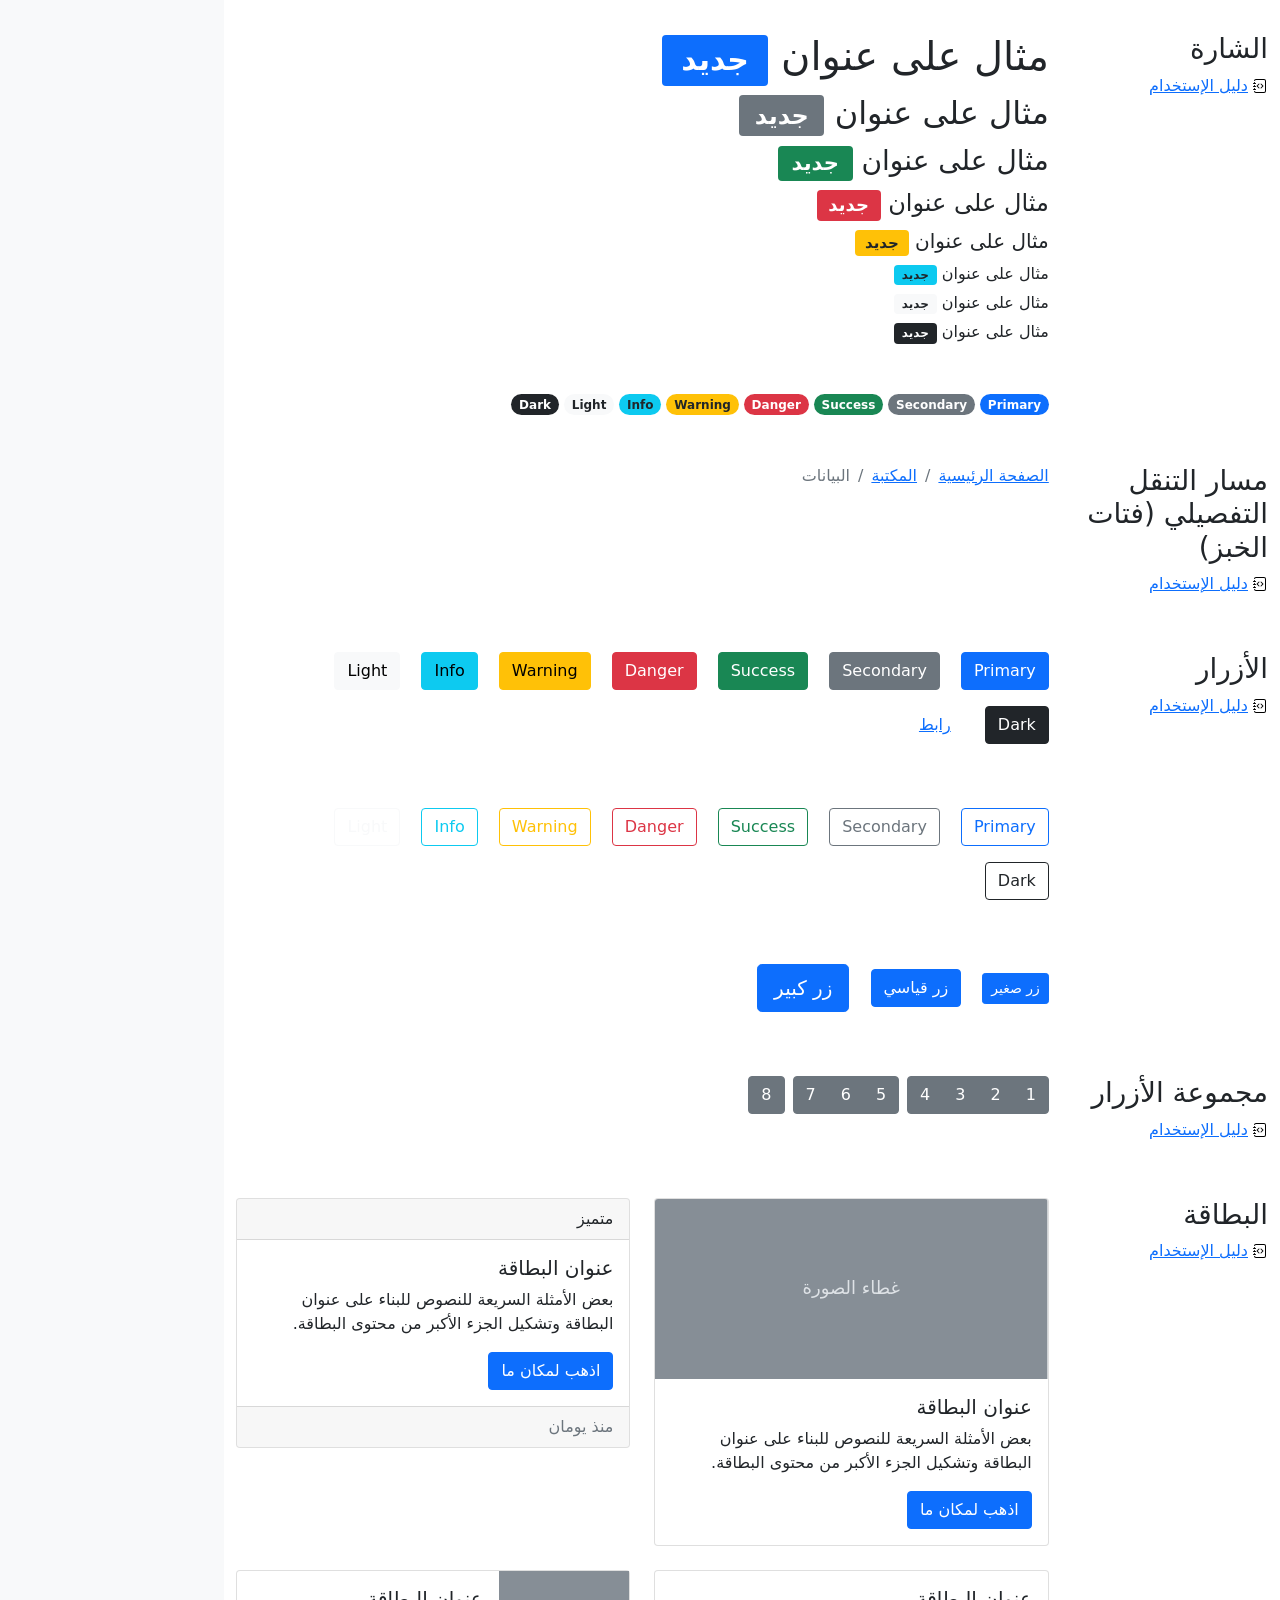
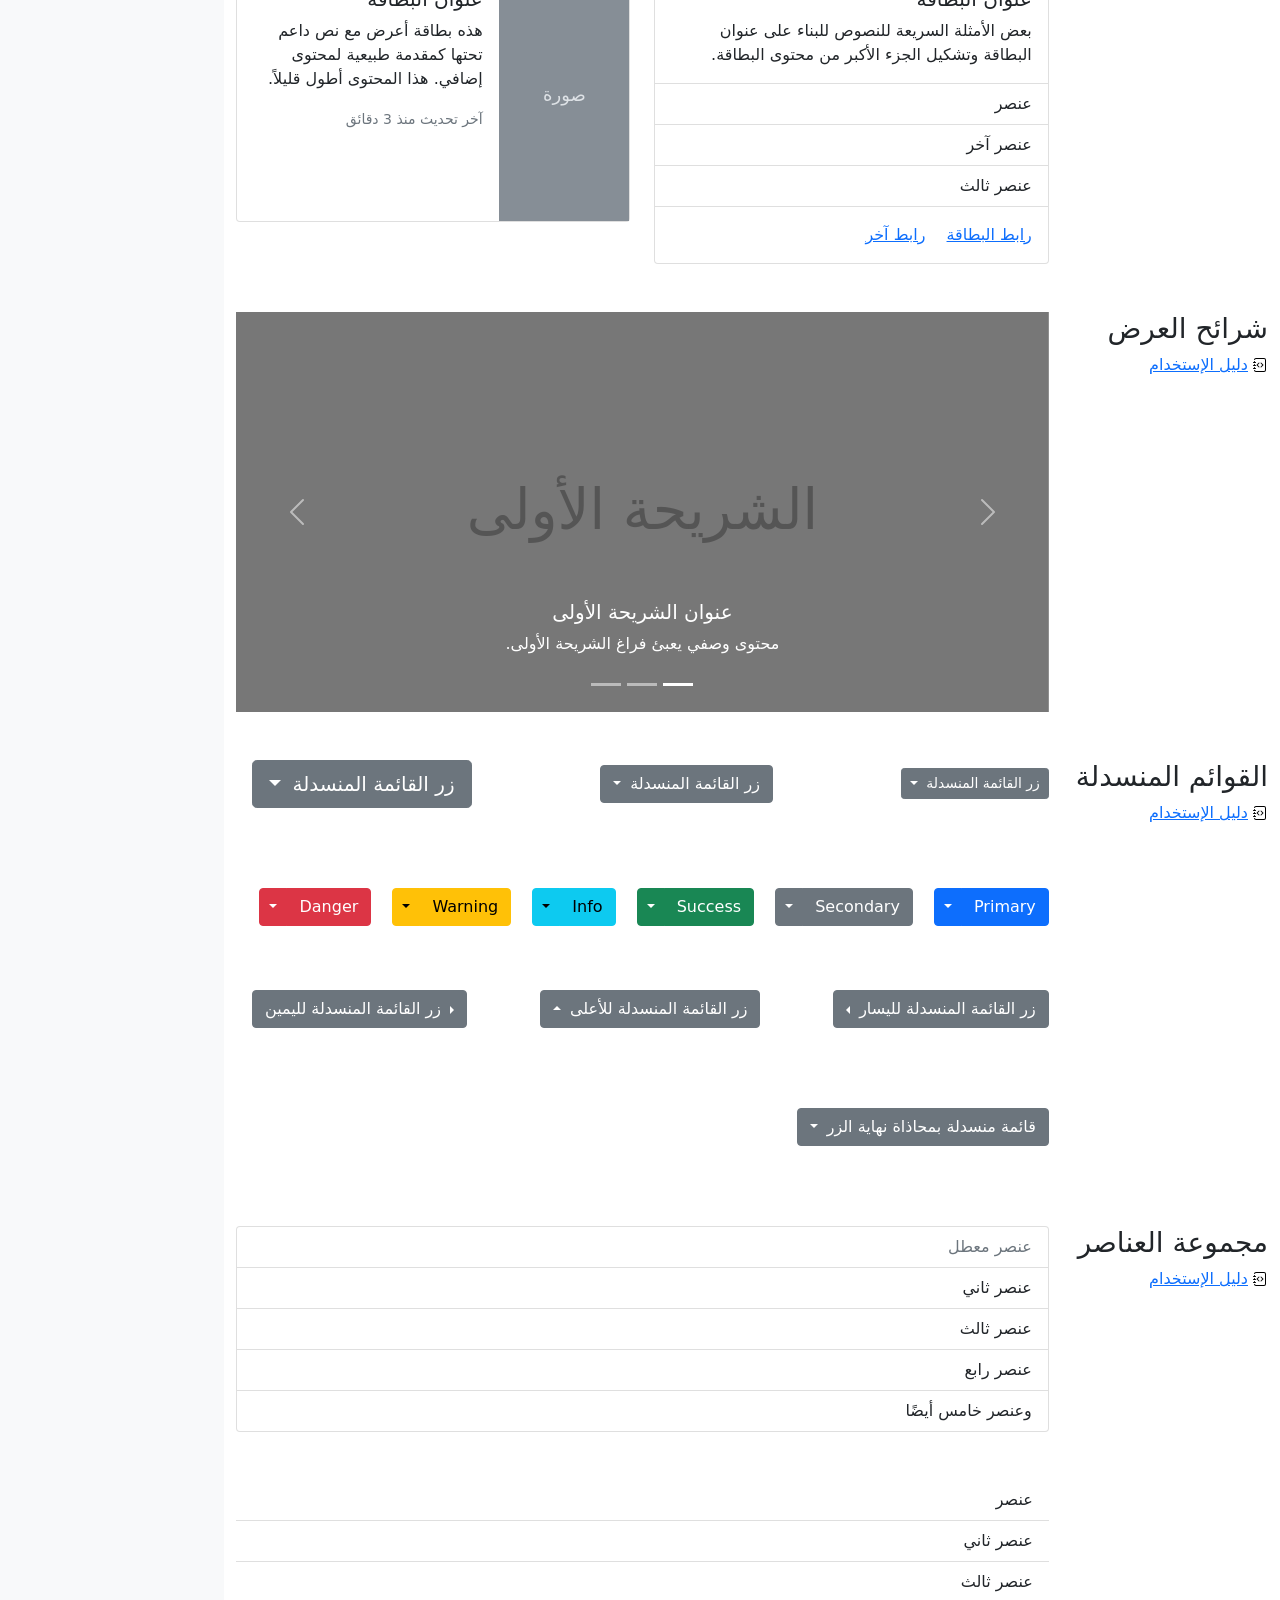
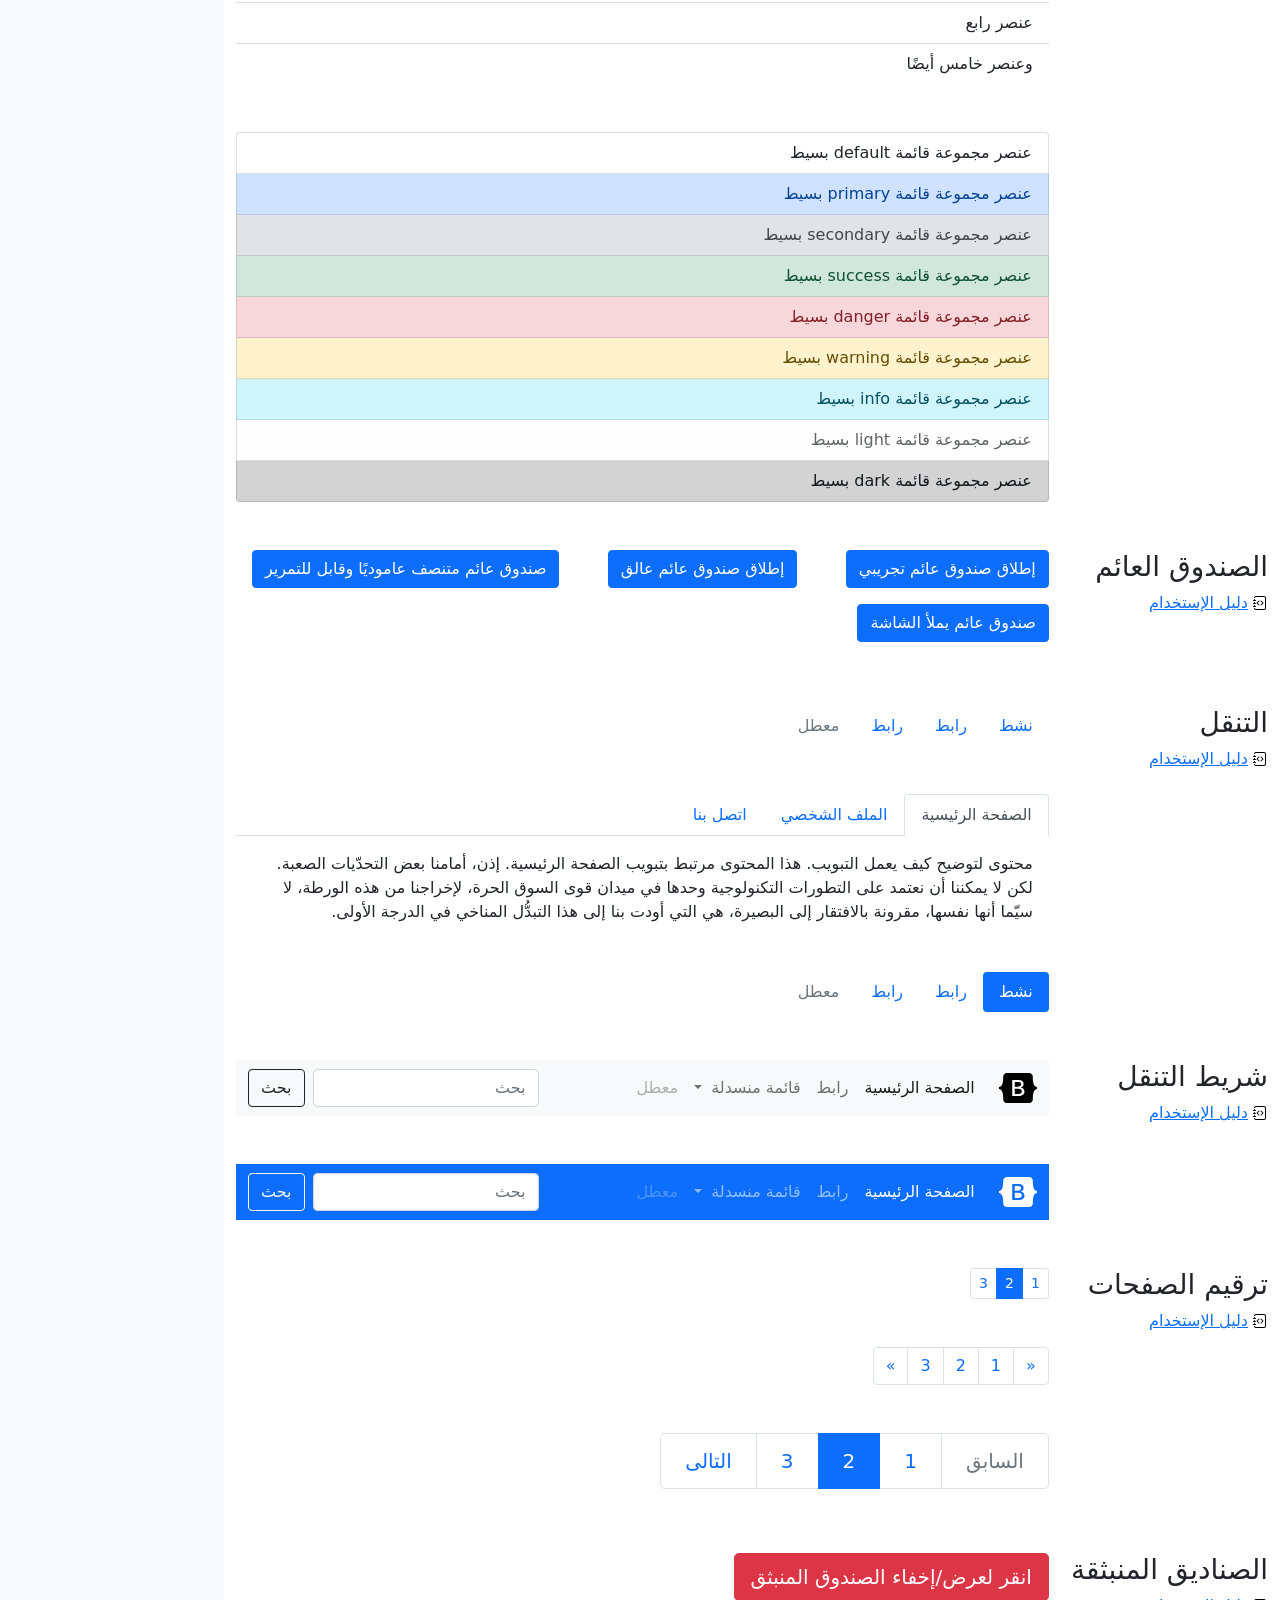
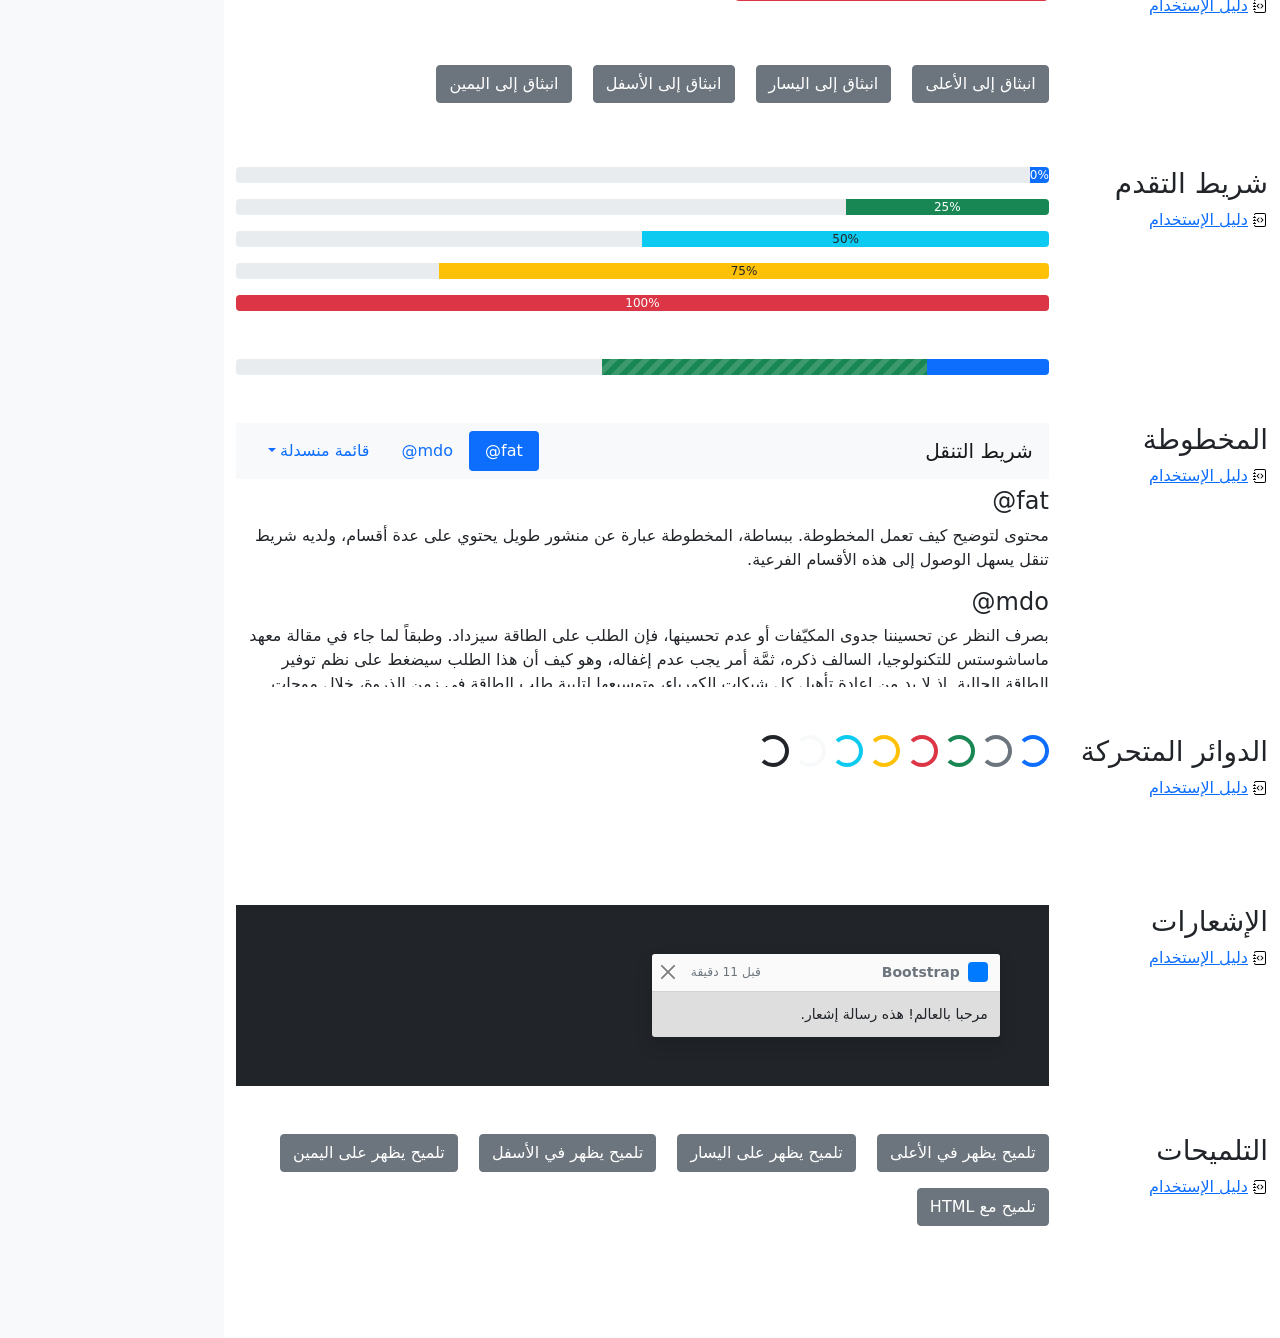
<file: black-color/assets/bootstrap-5.0.2-examples/cheatsheet-rtl/index.html>
<!doctype html>
<html lang="ar" dir="rtl">
  <head>
    <meta charset="utf-8">
    <meta name="viewport" content="width=device-width, initial-scale=1">
    <meta name="description" content="">
    <meta name="author" content="Mark Otto, Jacob Thornton, and Bootstrap contributors">
    <meta name="generator" content="Hugo 0.84.0">
    <title>ورقة الغش · Bootstrap v5.0</title>

    <link rel="canonical" href="https://getbootstrap.com/docs/5.0/examples/cheatsheet-rtl/">

    

    <!-- Bootstrap core CSS -->
<link href="../assets/dist/css/bootstrap.rtl.min.css" rel="stylesheet">

    <style>
      .bd-placeholder-img {
        font-size: 1.125rem;
        text-anchor: middle;
        -webkit-user-select: none;
        -moz-user-select: none;
        user-select: none;
      }

      @media (min-width: 768px) {
        .bd-placeholder-img-lg {
          font-size: 3.5rem;
        }
      }
    </style>

    
    <!-- Custom styles for this template -->
    <link href="../cheatsheet/cheatsheet.rtl.css" rel="stylesheet">
  </head>
  <body class="bg-light">
    
<header class="bd-header bg-dark py-3 d-flex align-items-stretch border-bottom border-dark">
  <div class="container-fluid d-flex align-items-center">
    <h1 class="d-flex align-items-center fs-4 text-white mb-0">
      <img src="../assets/brand/bootstrap-logo-white.svg" width="38" height="30" class="me-3" alt="Bootstrap">
      ورقة الغش
    </h1>
    <a href="../examples/cheatsheet/" class="ms-auto link-light" hreflang="en">جدول بيانات LTR</a>
  </div>
</header>
<aside class="bd-aside sticky-xl-top text-muted align-self-start mb-3 mb-xl-5 px-2">
  <h2 class="h6 pt-4 pb-3 mb-4 border-bottom">على هذه الصفحة</h2>
  <nav class="small" id="toc">
    <ul class="list-unstyled">
      <li class="my-2">
        <button class="btn d-inline-flex align-items-center collapsed" data-bs-toggle="collapse" aria-expanded="false" data-bs-target="#contents-collapse" aria-controls="contents-collapse">المحتوى</button>
        <ul class="list-unstyled ps-3 collapse" id="contents-collapse">
          <li><a class="d-inline-flex align-items-center rounded" href="#typography">النصوص</a></li>
          <li><a class="d-inline-flex align-items-center rounded" href="#images">الصور</a></li>
          <li><a class="d-inline-flex align-items-center rounded" href="#tables">الجداول</a></li>
          <li><a class="d-inline-flex align-items-center rounded" href="#figures">النماذج البيانية</a></li>
        </ul>
      </li>
      <li class="my-2">
        <button class="btn d-inline-flex align-items-center collapsed" data-bs-toggle="collapse" aria-expanded="false" data-bs-target="#forms-collapse" aria-controls="forms-collapse">النماذج</button>
        <ul class="list-unstyled ps-3 collapse" id="forms-collapse">
          <li><a class="d-inline-flex align-items-center rounded" href="#overview">نظرة عامة</a></li>
          <li><a class="d-inline-flex align-items-center rounded" href="#disabled-forms">الحقول المعطلة</a></li>
          <li><a class="d-inline-flex align-items-center rounded" href="#sizing">الأحجام</a></li>
          <li><a class="d-inline-flex align-items-center rounded" href="#input-group">مجموعة الإدخال</a></li>
          <li><a class="d-inline-flex align-items-center rounded" href="#floating-labels">الحقول ذوي العناوين العائمة</a></li>
          <li><a class="d-inline-flex align-items-center rounded" href="#validation">التحقق</a></li>
        </ul>
      </li>
      <li class="my-2">
        <button class="btn d-inline-flex align-items-center collapsed" data-bs-toggle="collapse" aria-expanded="false" data-bs-target="#components-collapse" aria-controls="components-collapse">مكونات</button>
        <ul class="list-unstyled ps-3 collapse" id="components-collapse">
          <li><a class="d-inline-flex align-items-center rounded" href="#accordion">المطوية</a></li>
          <li><a class="d-inline-flex align-items-center rounded" href="#alerts">الإنذارات</a></li>
          <li><a class="d-inline-flex align-items-center rounded" href="#badge">الشارة</a></li>
          <li><a class="d-inline-flex align-items-center rounded" href="#breadcrumb">مسار التنقل التفصيلي</a></li>
          <li><a class="d-inline-flex align-items-center rounded" href="#buttons">الأزرار</a></li>
          <li><a class="d-inline-flex align-items-center rounded" href="#button-group">مجموعة الأزرار</a></li>
          <li><a class="d-inline-flex align-items-center rounded" href="#card">البطاقة</a></li>
          <li><a class="d-inline-flex align-items-center rounded" href="#carousel">شرائح العرض</a></li>
          <li><a class="d-inline-flex align-items-center rounded" href="#dropdowns">القوائم المنسدلة</a></li>
          <li><a class="d-inline-flex align-items-center rounded" href="#list-group">مجموعة العناصر</a></li>
          <li><a class="d-inline-flex align-items-center rounded" href="#modal">الصندوق العائم</a></li>
          <li><a class="d-inline-flex align-items-center rounded" href="#navs">التنقل</a></li>
          <li><a class="d-inline-flex align-items-center rounded" href="#navbar">شريط التنقل</a></li>
          <li><a class="d-inline-flex align-items-center rounded" href="#pagination">ترقيم الصفحات</a></li>
          <li><a class="d-inline-flex align-items-center rounded" href="#popovers">الصناديق المنبثقة</a></li>
          <li><a class="d-inline-flex align-items-center rounded" href="#progress">شريط التقدم</a></li>
          <li><a class="d-inline-flex align-items-center rounded" href="#scrollspy">المخطوطة</a></li>
          <li><a class="d-inline-flex align-items-center rounded" href="#spinners">الدوائر المتحركة</a></li>
          <li><a class="d-inline-flex align-items-center rounded" href="#toasts">الإشعارات</a></li>
          <li><a class="d-inline-flex align-items-center rounded" href="#tooltips">التلميحات</a></li>
        </ul>
      </li>
    </ul>
  </nav>
</aside>
<div class="bd-cheatsheet container-fluid bg-body">
  <section id="content">
    <h2 class="sticky-xl-top fw-bold pt-3 pt-xl-5 pb-2 pb-xl-3">المحتوى</h2>

    <article class="my-3" id="typography">
      <div class="bd-heading sticky-xl-top align-self-start mt-5 mb-3 mt-xl-0 mb-xl-2">
        <h3>النصوص</h3>
        <a class="d-flex align-items-center" hreflang="en" href="../content/typography/">دليل الإستخدام</a>
      </div>

      <div>
        <div class="bd-example">
        <p class="display-1">العرض 1</p>
        <p class="display-2">العرض 2</p>
        <p class="display-3">العرض 3</p>
        <p class="display-4">العرض 4</p>
        <p class="display-5">العرض 5</p>
        <p class="display-6">العرض 6</p>
        </div>

        <div class="bd-example">
        <p class="h1">عنوان 1</p>
        <p class="h2">عنوان 2</p>
        <p class="h3">عنوان 3</p>
        <p class="h4">عنوان 4</p>
        <p class="h5">عنوان 5</p>
        <p class="h6">عنوان 6</p>
        </div>

        <div class="bd-example">
        <p class="lead">
          هذه قطعة إملائية متميزة، فهي مصممة لتكون بارزة من بين القطع الإملائية الأخرى.
        </p>
        </div>

        <div class="bd-example">
        <p>يمكنك استخدام تصنيف mark <mark>لتحديد</mark> نص.</p>
        <p><del>من المفترض أن يتم التعامل مع هذا السطر كنص محذوف.</del></p>
        <p><s>من المفترض أن يتم التعامل مع هذا السطر على أنه لم يعد دقيقًا.</s></p>
        <p><ins>من المفترض أن يتم التعامل مع هذا السطر كإضافة إلى المستند.</ins></p>
        <p><u>سيتم عرض النص في هذا السطر كما وتحته خط.</u></p>
        <p><small>من المفترض أن يتم التعامل مع هذا السطر على أنه يحوي تفاصيل صغيرة.</small></p>
        <p><strong>هذا السطر يحوي نص عريض.</strong></p>
        <p><em>هذا السطر يحوي نص مائل.</em></p>
        </div>

        <div class="bd-example">
        <blockquote class="blockquote">
          <p>إقتباس مبهر، موضوع في عنصر blockquote</p>
          <footer class="blockquote-footer">شخص مشهور في <cite title= "عنوان المصدر"> عنوان المصدر </cite></footer>
        </blockquote>
        </div>

        <div class="bd-example">
        <ul class="list-unstyled">
          <li>هذه قائمة عناصر.</li>
          <li>بالرغم من أنها مصممة كي لا تظهر كذلك.</li>
          <li>إلا أنها مجهزة كـ قائمة خلف الكواليس</li>
          <li>هذا التصميم ينطبق فقد على القائمة الرئيسية</li>
          <li>القوائم الفرعية
            <ul>
              <li>لا تتأثر بهذا التصميم</li>
              <li>فهي تظهر عليها علامات الترقيم</li>
              <li>وتحتوي على مساحة فارغة بجوارها</li>
            </ul>
          </li>
          <li>قد يكون هذا التصميم مفيدًا في بعض الأحيان.</li>
        </ul>
        </div>

        <div class="bd-example">
        <ul class="list-inline">
          <li class="list-inline-item">هذا عنصر في قائمة.</li>
          <li class="list-inline-item">وهذا أيضًا.</li>
          <li class="list-inline-item">لكنهم يظهرون متجاورين.</li>
        </ul>
        </div>
      </div>
    </article>
    <article class="my-3" id="images">
      <div class="bd-heading sticky-xl-top align-self-start mt-5 mb-3 mt-xl-0 mb-xl-2">
        <h3>الصور</h3>
        <a class="d-flex align-items-center" hreflang="en" href="../content/images/">دليل الإستخدام</a>
      </div>

      <div>
        <div class="bd-example">
        <svg class="bd-placeholder-img bd-placeholder-img-lg img-fluid" width="100%" height="250" xmlns="http://www.w3.org/2000/svg" role="img" aria-label="Placeholder: صورة مستجيبة" preserveAspectRatio="xMidYMid slice" focusable="false"><title>Placeholder</title><rect width="100%" height="100%" fill="#868e96"/><text x="50%" y="50%" fill="#dee2e6" dy=".3em">صورة مستجيبة</text></svg>

        </div>

        <div class="bd-example">
        <svg class="bd-placeholder-img img-thumbnail" width="200" height="200" xmlns="http://www.w3.org/2000/svg" role="img" aria-label="صورة عنصر نائب مربع عام مع حدود بيضاء حولها ، مما يجعلها تشبه صورة تم التقاطها بكاميرا فورية قديمة: 200x200" preserveAspectRatio="xMidYMid slice" focusable="false"><title>صورة عنصر نائب مربع عام مع حدود بيضاء حولها ، مما يجعلها تشبه صورة تم التقاطها بكاميرا فورية قديمة</title><rect width="100%" height="100%" fill="#868e96"/><text x="50%" y="50%" fill="#dee2e6" dy=".3em">200x200</text></svg>

        </div>
      </div>
    </article>
    <article class="my-3" id="tables">
      <div class="bd-heading sticky-xl-top align-self-start mt-5 mb-3 mt-xl-0 mb-xl-2">
        <h3>الجداول</h3>
        <a class="d-flex align-items-center" hreflang="en" href="../content/tables/">دليل الإستخدام</a>
      </div>

      <div>
        <div class="bd-example">
        <table class="table table-striped">
          <thead>
          <tr>
            <th scope="col">#</th>
            <th scope="col">الاسم الاول</th>
            <th scope="col">الكنية</th>
            <th scope="col">الاسم المستعار</th>
          </tr>
          </thead>
          <tbody>
          <tr>
            <th scope="row">1</th>
            <td>Mark</td>
            <td>Otto</td>
            <td><bdo lang="en" dir="ltr">@mdo</bdo></td>
          </tr>
          <tr>
            <th scope="row">2</th>
            <td>Jacob</td>
            <td>Thornton</td>
            <td><bdo lang="en" dir="ltr">@fat</bdo></td>
          </tr>
          <tr>
            <th scope="row">3</th>
            <td colspan="2">Larry the Bird</td>
            <td><bdo lang="en" dir="ltr">@twitter</bdo></td>
          </tr>
          </tbody>
        </table>
        </div>

        <div class="bd-example">
        <table class="table table-dark table-borderless">
          <thead>
          <tr>
            <th scope="col">#</th>
            <th scope="col">الاسم الاول</th>
            <th scope="col">الكنية</th>
            <th scope="col">الاسم المستعار</th>
          </tr>
          </thead>
          <tbody>
          <tr>
            <th scope="row">1</th>
            <td>Mark</td>
            <td>Otto</td>
            <td><bdo lang="en" dir="ltr">@mdo</bdo></td>
          </tr>
          <tr>
            <th scope="row">2</th>
            <td>Jacob</td>
            <td>Thornton</td>
            <td><bdo lang="en" dir="ltr">@fat</bdo></td>
          </tr>
          <tr>
            <th scope="row">3</th>
            <td colspan="2">Larry the Bird</td>
            <td><bdo lang="en" dir="ltr">@twitter</bdo></td>
          </tr>
          </tbody>
        </table>
        </div>

        <div class="bd-example">
        <table class="table table-hover">
          <thead>
          <tr>
            <th scope="col">Class</th>
            <th scope="col">عنوان</th>
            <th scope="col">عنوان</th>
          </tr>
          </thead>
          <tbody>
          <tr>
            <th scope="row">Default</th>
            <td>خلية</td>
            <td>خلية</td>
          </tr>
          
          <tr class="table-primary">
            <th scope="row">Primary</th>
            <td>خلية</td>
            <td>خلية</td>
          </tr>
          <tr class="table-secondary">
            <th scope="row">Secondary</th>
            <td>خلية</td>
            <td>خلية</td>
          </tr>
          <tr class="table-success">
            <th scope="row">Success</th>
            <td>خلية</td>
            <td>خلية</td>
          </tr>
          <tr class="table-danger">
            <th scope="row">Danger</th>
            <td>خلية</td>
            <td>خلية</td>
          </tr>
          <tr class="table-warning">
            <th scope="row">Warning</th>
            <td>خلية</td>
            <td>خلية</td>
          </tr>
          <tr class="table-info">
            <th scope="row">Info</th>
            <td>خلية</td>
            <td>خلية</td>
          </tr>
          <tr class="table-light">
            <th scope="row">Light</th>
            <td>خلية</td>
            <td>خلية</td>
          </tr>
          <tr class="table-dark">
            <th scope="row">Dark</th>
            <td>خلية</td>
            <td>خلية</td>
          </tr>
          </tbody>
        </table>
        </div>

        <div class="bd-example">
        <table class="table table-sm table-bordered">
          <thead>
          <tr>
            <th scope="col">#</th>
            <th scope="col">الاسم الاول</th>
            <th scope="col">الكنية</th>
            <th scope="col">الاسم المستعار</th>
          </tr>
          </thead>
          <tbody>
          <tr>
            <th scope="row">1</th>
            <td>Mark</td>
            <td>Otto</td>
            <td><bdo lang="en" dir="ltr">@mdo</bdo></td>
          </tr>
          <tr>
            <th scope="row">2</th>
            <td>Jacob</td>
            <td>Thornton</td>
            <td><bdo lang="en" dir="ltr">@fat</bdo></td>
          </tr>
          <tr>
            <th scope="row">3</th>
            <td colspan="2">Larry the Bird</td>
            <td><bdo lang="en" dir="ltr">@twitter</bdo></td>
          </tr>
          </tbody>
        </table>
        </div>
      </div>
    </article>
    <article class="my-3" id="figures">
      <div class="bd-heading sticky-xl-top align-self-start mt-5 mb-3 mt-xl-0 mb-xl-2">
        <h3>النماذج البيانية</h3>
        <a class="d-flex align-items-center" hreflang="en" href="../content/figures/">دليل الإستخدام</a>
      </div>

      <div>
        <div class="bd-example">
        <figure class="figure">
          <svg class="bd-placeholder-img figure-img img-fluid rounded" width="400" height="300" xmlns="http://www.w3.org/2000/svg" role="img" aria-label="Placeholder: 400x300" preserveAspectRatio="xMidYMid slice" focusable="false"><title>Placeholder</title><rect width="100%" height="100%" fill="#868e96"/><text x="50%" y="50%" fill="#dee2e6" dy=".3em">400x300</text></svg>

          <figcaption class="figure-caption">شرح للصورة أعلاه.</figcaption>
        </figure>
        </div>
      </div>
    </article>
  </section>

  <section id="forms">
    <h2 class="sticky-xl-top fw-bold pt-3 pt-xl-5 pb-2 pb-xl-3">النماذج</h2>

    <article class="my-3" id="overview">
      <div class="bd-heading sticky-xl-top align-self-start mt-5 mb-3 mt-xl-0 mb-xl-2">
        <h3>نظرة عامة</h3>
        <a class="d-flex align-items-center" hreflang="en" href="../forms/overview/">دليل الإستخدام</a>
      </div>

      <div>
        <div class="bd-example">
        <form>
          <div class="mb-3">
            <label for="exampleInputEmail1" class="form-label">البريد الإلكتروني</label>
            <input type="email" class="form-control" id="exampleInputEmail1" aria-describedby="emailHelp">
            <div id="emailHelp" class="form-text">لن نقوم بمشاركة بريدك الإلكتروني مع أي شخص آخر.</div>
          </div>
          <div class="mb-3">
            <label for="exampleInputPassword1" class="form-label">كلمة السر</label>
            <input type="password" class="form-control" id="exampleInputPassword1">
          </div>
          <div class="mb-3 form-check">
            <input type="checkbox" class="form-check-input" id="exampleCheck1">
            <label class="form-check-label" for="exampleCheck1">اخترني</label>
          </div>
          <fieldset class="mb-3">
            <legend>أزرار الاختيار الأحادي</legend>
            <div class="form-check">
              <input type="radio" name="radios" class="form-check-input" id="exampleRadio1" checked>
              <label class="form-check-label" for="exampleRadio1">الخيار الافتراضي</label>
            </div>
            <div class="mb-3 form-check">
              <input type="radio" name="radios" class="form-check-input" id="exampleRadio2">
              <label class="form-check-label" for="exampleRadio2">خيار آخر</label>
            </div>
          </fieldset>
          <div class="mb-3">
            <label class="form-label" for="customFile">رفع</label>
            <input type="file" class="form-control" id="customFile">
          </div>
          <div class="mb-3 form-check form-switch">
            <input class="form-check-input" type="checkbox" id="flexSwitchCheckChecked" checked>
            <label class="form-check-label" for="flexSwitchCheckChecked">زر على شكل مفتاح اختيار.</label>
          </div>
          <div class="mb-3">
            <label for="customRange3" class="form-label">مثال على حقل اختيار نطاقي</label>
            <input type="range" class="form-range" min="0" max="5" step="0.5" id="customRange3">
          </div>
          <button type="submit" class="btn btn-primary">إرسال</button>
        </form>
        </div>
      </div>
    </article>
    <article class="my-3" id="disabled-forms">
      <div class="bd-heading sticky-xl-top align-self-start mt-5 mb-3 mt-xl-0 mb-xl-2">
        <h3>الحقول المعطلة</h3>
        <a class="d-flex align-items-center" hreflang="en" href="../forms/overview/#disabled-forms">دليل الإستخدام</a>
      </div>

      <div>
        <div class="bd-example">
        <form>
          <fieldset disabled aria-label="مثال على مجموعة الحقول المعطلة">
            <div class="mb-3">
              <label for="disabledTextInput" class="form-label">حقل إدخال معطل</label>
              <input type="text" id="disabledTextInput" class="form-control" placeholder="حقل إدخال معطل">
            </div>
            <div class="mb-3">
              <label for="disabledSelect" class="form-label">قائمة اختيار معطلة</label>
              <select id="disabledSelect" class="form-select">
                <option>خيار معطل</option>
              </select>
            </div>
            <div class="mb-3">
              <div class="form-check">
                <input class="form-check-input" type="checkbox" id="disabledFieldsetCheck" disabled>
                <label class="form-check-label" for="disabledFieldsetCheck">
                  زر اختيار معطل
                </label>
              </div>
            </div>
            <fieldset class="mb-3">
              <legend>أزرار اختيار أحادي معطلين</legend>
              <div class="form-check">
                <input type="radio" name="radios" class="form-check-input" id="disabledRadio1" disabled>
                <label class="form-check-label" for="disabledRadio1">خيار معطل</label>
              </div>
              <div class="mb-3 form-check">
                <input type="radio" name="radios" class="form-check-input" id="disabledRadio2" disabled>
                <label class="form-check-label" for="disabledRadio2">خيار آخر معطل</label>
              </div>
            </fieldset>
            <div class="mb-3">
              <label class="form-label" for="disabledCustomFile">رفع معطل</label>
              <input type="file" class="form-control" id="disabledCustomFile" disabled>
            </div>
            <div class="mb-3 form-check form-switch">
              <input class="form-check-input" type="checkbox" id="disabledSwitchCheckChecked" checked disabled>
              <label class="form-check-label" for="disabledSwitchCheckChecked">زر معطل على شكل مفتاح اختيار.</label>
            </div>
            <div class="mb-3">
              <label for="disabledRange" class="form-label">حقل اختيار نطاقي معطل</label>
              <input type="range" class="form-range" min="0" max="5" step="0.5" id="disabledRange">
            </div>
            <button type="submit" class="btn btn-primary">إرسال</button>
          </fieldset>
        </form>
        </div>
      </div>
    </article>
    <article class="my-3" id="sizing">
      <div class="bd-heading sticky-xl-top align-self-start mt-5 mb-3 mt-xl-0 mb-xl-2">
        <h3>الأحجام</h3>
        <a class="d-flex align-items-center" hreflang="en" href="../forms/form-control/#sizing">دليل الإستخدام</a>
      </div>

      <div>
        <div class="bd-example">
        <div class="mb-3">
          <input class="form-control form-control-lg" type="text" placeholder="حقل إدخال كبير" aria-label=".form-control-lg مثال">
        </div>
        <div class="mb-3">
          <select class="form-select form-select-lg mb-3" aria-label=".form-select-lg مثال">
            <option selected>افتح قائمة الاختيار هذه</option>
            <option value="1">واحد</option>
            <option value="2">اثنان</option>
            <option value="3">ثلاثة</option>
          </select>
        </div>
        <div class="mb-3">
          <input type="file" class="form-control form-control-lg" aria-label="مثال على إدخال ملف كبير">
        </div>
        </div>

        <div class="bd-example">
        <div class="mb-3">
          <input class="form-control form-control-sm" type="text" placeholder="حقل إدخال صغير" aria-label=".form-control-sm مثال">
        </div>
        <div class="mb-3">
          <select class="form-select form-select-sm" aria-label=".form-select-sm مثال">
            <option selected>افتح قائمة الاختيار هذه</option>
            <option value="1">واحد</option>
            <option value="2">اثنان</option>
            <option value="3">ثلاثة</option>
          </select>
        </div>
        <div class="mb-3">
          <input type="file" class="form-control form-control-sm" aria-label="مثال على إدخال ملف صغير">
        </div>
        </div>
      </div>
    </article>
    <article class="my-3" id="input-group">
      <div class="bd-heading sticky-xl-top align-self-start mt-5 mb-3 mt-xl-0 mb-xl-2">
        <h3>مجموعة الإدخال</h3>
        <a class="d-flex align-items-center" hreflang="en" href="../forms/input-group/">دليل الإستخدام</a>
      </div>

      <div>
        <div class="bd-example">
        <div class="input-group mb-3">
          <span class="input-group-text" id="basic-addon1">أنا اسمي</span>
          <input type="text" class="form-control" placeholder="فلان الفلاني" aria-label="الاسم" aria-describedby="basic-addon1">
        </div>
        <div class="input-group mb-3">
          <input type="text" class="form-control" placeholder="أنا أحب الكعك والقهوة" aria-label="الطعام المفضل" aria-describedby="basic-addon2">
          <span class="input-group-text" id="basic-addon2">وغيرها</span>
        </div>
        <label for="basic-url" class="form-label">عنوان حسابك الشخصي</label>
        <div class="input-group mb-3">
          <input type="text" class="form-control" id="basic-url" aria-describedby="basic-addon3">
          <span class="input-group-text" id="basic-addon3"><bdo lang="en" dir="ltr">https://example.com/users/</bdo></span>
        </div>
        <div class="input-group mb-3">
          <span class="input-group-text"><bdo lang="en" dir="ltr">.00</bdo></span>
          <input type="text" class="form-control" aria-label="المبلغ (لأقرب دولار)">
          <span class="input-group-text">$</span>
        </div>
        <div class="input-group">
          <span class="input-group-text">مع textarea</span>
          <textarea class="form-control" aria-label="مع textarea"></textarea>
        </div>
        </div>
      </div>
    </article>
    <article class="my-3" id="floating-labels">
      <div class="bd-heading sticky-xl-top align-self-start mt-5 mb-3 mt-xl-0 mb-xl-2">
        <h3>الحقول ذوي العناوين العائمة</h3>
        <a class="d-flex align-items-center" href="../forms/floating-labels/">دليل الإستخدام</a>
      </div>

      <div>
        <div class="bd-example">
        <form>
          <div class="form-floating mb-3">
            <input type="email" class="form-control" id="floatingInput" placeholder="name@example.com">
            <label for="floatingInput">البريد الالكتروني</label>
          </div>
          <div class="form-floating">
            <input type="password" class="form-control" id="floatingPassword" placeholder="كلمة السر">
            <label for="floatingPassword">كلمة السر</label>
          </div>
        </form>
        </div>
      </div>
    </article>
    <article class="my-3" id="validation">
      <div class="bd-heading sticky-xl-top align-self-start mt-5 mb-3 mt-xl-0 mb-xl-2">
        <h3>التحقق</h3>
        <a class="d-flex align-items-center" hreflang="en" href="../forms/validation/">دليل الإستخدام</a>
      </div>

      <div>
        <div class="bd-example">
        <form class="row g-3">
          <div class="col-md-4">
            <label for="validationServer01" class="form-label">الاسم الاول</label>
            <input type="text" class="form-control is-valid" id="validationServer01" value="Mark" required>
            <div class="valid-feedback">
              يبدو صحيحًا!
            </div>
          </div>
          <div class="col-md-4">
            <label for="validationServer02" class="form-label">الكنية</label>
            <input type="text" class="form-control is-valid" id="validationServer02" value="Otto" required>
            <div class="valid-feedback">
              يبدو صحيحًا!
            </div>
          </div>
          <div class="col-md-4">
            <label for="validationServerUsername" class="form-label">اسم المستخدم</label>
            <div class="input-group has-validation">
              <input type="text" class="form-control is-invalid" id="validationServerUsername" aria-describedby="inputGroupPrepend3" required>
              <span class="input-group-text" id="inputGroupPrepend3">@</span>
              <div class="invalid-feedback">
                يرجى اختيار اسم مستخدم.
              </div>
            </div>
          </div>
          <div class="col-md-6">
            <label for="validationServer03" class="form-label">مدينة</label>
            <input type="text" class="form-control is-invalid" id="validationServer03" required>
            <div class="invalid-feedback">
              يرجى إدخال مدينة صحيحة.
            </div>
          </div>
          <div class="col-md-3">
            <label for="validationServer04" class="form-label">حالة</label>
            <select class="form-select is-invalid" id="validationServer04" required>
              <option selected disabled value="">اختر...</option>
              <option>...</option>
            </select>
            <div class="invalid-feedback">
              يرجى اختيار ولاية صحيحة.
            </div>
          </div>
          <div class="col-md-3">
            <label for="validationServer05" class="form-label">الرمز البريدي</label>
            <input type="text" class="form-control is-invalid" id="validationServer05" required>
            <div class="invalid-feedback">
              يرجى إدخال رمز بريدي صحيح.
            </div>
          </div>
          <div class="col-12">
            <div class="form-check">
              <input class="form-check-input is-invalid" type="checkbox" value="" id="invalidCheck3" required>
              <label class="form-check-label" for="invalidCheck3">
                أوافق على الشروط والأحكام
              </label>
              <div class="invalid-feedback">
                تجب الموافقة قبل إرسال النموذج.
              </div>
            </div>
          </div>
          <div class="col-12">
            <button class="btn btn-primary" type="submit">إرسال النموذج</button>
          </div>
        </form>
        </div>
      </div>
    </article>
  </section>

  <section id="components">
    <h2 class="sticky-xl-top fw-bold pt-3 pt-xl-5 pb-2 pb-xl-3">العناصر</h2>

    <article class="my-3" id="accordion">
      <div class="bd-heading sticky-xl-top align-self-start mt-5 mb-3 mt-xl-0 mb-xl-2">
        <h3>المطوية</h3>
        <a class="d-flex align-items-center" hreflang="en" href="../components/accordion/">دليل الإستخدام</a>
      </div>

      <div>
        <div class="bd-example">
        <div class="accordion" id="accordionExample">
          <div class="accordion-item">
            <h4 class="accordion-header" id="headingOne">
              <button class="accordion-button" type="button" data-bs-toggle="collapse" data-bs-target="#collapseOne" aria-expanded="true" aria-controls="collapseOne">
                عنصر المطوية الأول
              </button>
            </h4>
            <div id="collapseOne" class="accordion-collapse collapse show" aria-labelledby="headingOne" data-bs-parent="#accordionExample">
              <div class="accordion-body">
                <strong>هذا هو محتوى عنصر المطوية الأول.</strong> سيكون المحتوى مخفيًا بشكل إفتراضي حتى يقوم Bootstrap بإضافة الكلاسات اللازمة لكل عنصر في المطوية. هذه الكلاسات تتحكم بالمظهر العام ووتتحكم أيضا بإظهار وإخفاء أقسام المطوية عبر حركات CSS الإنتقالية. يمكنك تعديل أي من هذه عبر كلاسات CSS خاصة بك، او عبر تغيير القيم الإفتراضية المقدمة من Bootsrap. من الجدير بالذكر أنه يمكن وضع أي كود HTML هنا، ولكن الحركة الإنتقالية قد تحد من الoverflow.
              </div>
            </div>
          </div>
          <div class="accordion-item">
            <h4 class="accordion-header" id="headingTwo">
              <button class="accordion-button collapsed" type="button" data-bs-toggle="collapse" data-bs-target="#collapseTwo" aria-expanded="false" aria-controls="collapseTwo">
                عنصر المطوية الثاني
              </button>
            </h4>
            <div id="collapseTwo" class="accordion-collapse collapse" aria-labelledby="headingTwo" data-bs-parent="#accordionExample">
              <div class="accordion-body">
                <strong>هذا هو محتوى عنصر المطوية الثاني.</strong> سيكون المحتوى مخفيًا بشكل إفتراضي حتى يقوم Bootstrap بإضافة الكلاسات اللازمة لكل عنصر في المطوية. هذه الكلاسات تتحكم بالمظهر العام ووتتحكم أيضا بإظهار وإخفاء أقسام المطوية عبر حركات CSS الإنتقالية. يمكنك تعديل أي من هذه عبر كلاسات CSS خاصة بك، او عبر تغيير القيم الإفتراضية المقدمة من Bootsrap. من الجدير بالذكر أنه يمكن وضع أي كود HTML هنا، ولكن الحركة الإنتقالية قد تحد من الoverflow.
              </div>
            </div>
          </div>
          <div class="accordion-item">
            <h4 class="accordion-header" id="headingThree">
              <button class="accordion-button collapsed" type="button" data-bs-toggle="collapse" data-bs-target="#collapseThree" aria-expanded="false" aria-controls="collapseThree">
                عنصر المطوية الثالث
              </button>
            </h4>
            <div id="collapseThree" class="accordion-collapse collapse" aria-labelledby="headingThree" data-bs-parent="#accordionExample">
              <div class="accordion-body">
                <strong>هذا هو محتوى عنصر المطوية الثالث.</strong> سيكون المحتوى مخفيًا بشكل إفتراضي حتى يقوم Bootstrap بإضافة الكلاسات اللازمة لكل عنصر في المطوية. هذه الكلاسات تتحكم بالمظهر العام ووتتحكم أيضا بإظهار وإخفاء أقسام المطوية عبر حركات CSS الإنتقالية. يمكنك تعديل أي من هذه عبر كلاسات CSS خاصة بك، او عبر تغيير القيم الإفتراضية المقدمة من Bootsrap. من الجدير بالذكر أنه يمكن وضع أي كود HTML هنا، ولكن الحركة الإنتقالية قد تحد من الoverflow.
              </div>
            </div>
          </div>
        </div>
        </div>
      </div>
    </article>
    <article class="my-3" id="alerts">
      <div class="bd-heading sticky-xl-top align-self-start mt-5 mb-3 mt-xl-0 mb-xl-2">
        <h3>الإنذارات</h3>
        <a class="d-flex align-items-center" hreflang="en" href="../components/alerts/">دليل الإستخدام</a>
      </div>

      <div>
        <div class="bd-example">
        
        <div class="alert alert-primary alert-dismissible fade show" role="alert">
          تنبيه primary بسيط مع <a href="#" class="alert-link">رابط مثال</a>. أعطها نقرة إذا أردت.
          <button type="button" class="btn-close" data-bs-dismiss="alert" aria-label="قريب"></button>
        </div>
        <div class="alert alert-secondary alert-dismissible fade show" role="alert">
          تنبيه secondary بسيط مع <a href="#" class="alert-link">رابط مثال</a>. أعطها نقرة إذا أردت.
          <button type="button" class="btn-close" data-bs-dismiss="alert" aria-label="قريب"></button>
        </div>
        <div class="alert alert-success alert-dismissible fade show" role="alert">
          تنبيه success بسيط مع <a href="#" class="alert-link">رابط مثال</a>. أعطها نقرة إذا أردت.
          <button type="button" class="btn-close" data-bs-dismiss="alert" aria-label="قريب"></button>
        </div>
        <div class="alert alert-danger alert-dismissible fade show" role="alert">
          تنبيه danger بسيط مع <a href="#" class="alert-link">رابط مثال</a>. أعطها نقرة إذا أردت.
          <button type="button" class="btn-close" data-bs-dismiss="alert" aria-label="قريب"></button>
        </div>
        <div class="alert alert-warning alert-dismissible fade show" role="alert">
          تنبيه warning بسيط مع <a href="#" class="alert-link">رابط مثال</a>. أعطها نقرة إذا أردت.
          <button type="button" class="btn-close" data-bs-dismiss="alert" aria-label="قريب"></button>
        </div>
        <div class="alert alert-info alert-dismissible fade show" role="alert">
          تنبيه info بسيط مع <a href="#" class="alert-link">رابط مثال</a>. أعطها نقرة إذا أردت.
          <button type="button" class="btn-close" data-bs-dismiss="alert" aria-label="قريب"></button>
        </div>
        <div class="alert alert-light alert-dismissible fade show" role="alert">
          تنبيه light بسيط مع <a href="#" class="alert-link">رابط مثال</a>. أعطها نقرة إذا أردت.
          <button type="button" class="btn-close" data-bs-dismiss="alert" aria-label="قريب"></button>
        </div>
        <div class="alert alert-dark alert-dismissible fade show" role="alert">
          تنبيه dark بسيط مع <a href="#" class="alert-link">رابط مثال</a>. أعطها نقرة إذا أردت.
          <button type="button" class="btn-close" data-bs-dismiss="alert" aria-label="قريب"></button>
        </div>
        </div>

        <div class="bd-example">
        <div class="alert alert-success" role="alert">
          <h4 class="alert-heading">أحسنت!</h4>
          <p>لقد نجحت في قراءة رسالة التنبيه المهمة هذه. سيتم تشغيل نص المثال هذا لفترة أطول قليلاً حتى تتمكن من رؤية كيفية عمل التباعد داخل التنبيه مع هذا النوع من المحتوى.</p>
          <hr>
          <p class="mb-0">كلما احتجت إلى ذلك ، تأكد من استخدام أدوات الهامش للحفاظ على الأشياء لطيفة ومرتبة.</p>
        </div>
        </div>
      </div>
    </article>
    <article class="my-3" id="badge">
      <div class="bd-heading sticky-xl-top align-self-start mt-5 mb-3 mt-xl-0 mb-xl-2">
        <h3>الشارة</h3>
        <a class="d-flex align-items-center" hreflang="en" href="../components/badge/">دليل الإستخدام</a>
      </div>

      <div>
        <div class="bd-example">
        <p class="h1">مثال على عنوان <span class="badge bg-primary">جديد</span></p>
        <p class="h2">مثال على عنوان <span class="badge bg-secondary">جديد</span></p>
        <p class="h3">مثال على عنوان <span class="badge bg-success">جديد</span></p>
        <p class="h4">مثال على عنوان <span class="badge bg-danger">جديد</span></p>
        <p class="h5">مثال على عنوان <span class="badge bg-warning text-dark">جديد</span></p>
        <p class="h6">مثال على عنوان <span class="badge bg-info text-dark">جديد</span></p>
        <p class="h6">مثال على عنوان <span class="badge bg-light text-dark">جديد</span></p>
        <p class="h6">مثال على عنوان <span class="badge bg-dark">جديد</span></p>
        </div>

        <div class="bd-example">
        
        <span class="badge rounded-pill bg-primary">Primary</span>
        <span class="badge rounded-pill bg-secondary">Secondary</span>
        <span class="badge rounded-pill bg-success">Success</span>
        <span class="badge rounded-pill bg-danger">Danger</span>
        <span class="badge rounded-pill bg-warning text-dark">Warning</span>
        <span class="badge rounded-pill bg-info text-dark">Info</span>
        <span class="badge rounded-pill bg-light text-dark">Light</span>
        <span class="badge rounded-pill bg-dark">Dark</span>
        </div>
      </div>
    </article>
    <article class="my-3" id="breadcrumb">
      <div class="bd-heading sticky-xl-top align-self-start mt-5 mb-3 mt-xl-0 mb-xl-2">
        <h3>مسار التنقل التفصيلي (فتات الخبز)</h3>
        <a class="d-flex align-items-center" hreflang="en" href="../components/breadcrumb/">دليل الإستخدام</a>
      </div>

      <div>
        <div class="bd-example">
        <nav aria-label="فتات الخبز">
          <ol class="breadcrumb">
            <li class="breadcrumb-item"><a href="#">الصفحة الرئيسية</a></li>
            <li class="breadcrumb-item"><a href="#">المكتبة</a></li>
            <li class="breadcrumb-item active" aria-current="page">البيانات</li>
          </ol>
        </nav>
        </div>
      </div>
    </article>
    <article class="my-3" id="buttons">
      <div class="bd-heading sticky-xl-top align-self-start mt-5 mb-3 mt-xl-0 mb-xl-2">
        <h3>الأزرار</h3>
        <a class="d-flex align-items-center" hreflang="en" href="../components/buttons/">دليل الإستخدام</a>
      </div>

      <div>
        <div class="bd-example">
        
        <button type="button" class="btn btn-primary">Primary</button>
        <button type="button" class="btn btn-secondary">Secondary</button>
        <button type="button" class="btn btn-success">Success</button>
        <button type="button" class="btn btn-danger">Danger</button>
        <button type="button" class="btn btn-warning">Warning</button>
        <button type="button" class="btn btn-info">Info</button>
        <button type="button" class="btn btn-light">Light</button>
        <button type="button" class="btn btn-dark">Dark</button>

        <button type="button" class="btn btn-link">رابط</button>
        </div>

        <div class="bd-example">
        
        <button type="button" class="btn btn-outline-primary">Primary</button>
        <button type="button" class="btn btn-outline-secondary">Secondary</button>
        <button type="button" class="btn btn-outline-success">Success</button>
        <button type="button" class="btn btn-outline-danger">Danger</button>
        <button type="button" class="btn btn-outline-warning">Warning</button>
        <button type="button" class="btn btn-outline-info">Info</button>
        <button type="button" class="btn btn-outline-light">Light</button>
        <button type="button" class="btn btn-outline-dark">Dark</button>
        </div>

        <div class="bd-example">
        <button type="button" class="btn btn-primary btn-sm">زر صغير</button>
        <button type="button" class="btn btn-primary">زر قياسي</button>
        <button type="button" class="btn btn-primary btn-lg">زر كبير</button>
        </div>
      </div>
    </article>
    <article class="my-3" id="button-group">
      <div class="bd-heading sticky-xl-top align-self-start mt-5 mb-3 mt-xl-0 mb-xl-2">
        <h3>مجموعة الأزرار</h3>
        <a class="d-flex align-items-center" hreflang="en" href="../components/button-group/">دليل الإستخدام</a>
      </div>

      <div>
        <div class="bd-example">
        <div class="btn-toolbar" role="toolbar" aria-label="شريط أدوات مع مجموعات أزرار">
          <div class="btn-group me-2" role="group" aria-label="المجموعة الأولى">
            <button type="button" class="btn btn-secondary">1</button>
            <button type="button" class="btn btn-secondary">2</button>
            <button type="button" class="btn btn-secondary">3</button>
            <button type="button" class="btn btn-secondary">4</button>
          </div>
          <div class="btn-group me-2" role="group" aria-label="المجموعة الثانية">
            <button type="button" class="btn btn-secondary">5</button>
            <button type="button" class="btn btn-secondary">6</button>
            <button type="button" class="btn btn-secondary">7</button>
          </div>
          <div class="btn-group" role="group" aria-label="المجموعة الثالثة">
            <button type="button" class="btn btn-secondary">8</button>
          </div>
        </div>
        </div>
      </div>
    </article>
    <article class="my-3" id="card">
      <div class="bd-heading sticky-xl-top align-self-start mt-5 mb-3 mt-xl-0 mb-xl-2">
        <h3>البطاقة</h3>
        <a class="d-flex align-items-center" hreflang="en" href="../components/card/">دليل الإستخدام</a>
      </div>

      <div>
        <div class="bd-example">
        <div class="row  row-cols-1 row-cols-md-2 g-4">
          <div class="col">
            <div class="card">
              <svg class="bd-placeholder-img card-img-top" width="100%" height="180" xmlns="http://www.w3.org/2000/svg" role="img" aria-label="Placeholder: غطاء الصورة" preserveAspectRatio="xMidYMid slice" focusable="false"><title>Placeholder</title><rect width="100%" height="100%" fill="#868e96"/><text x="50%" y="50%" fill="#dee2e6" dy=".3em">غطاء الصورة</text></svg>

              <div class="card-body">
                <h5 class="card-title">عنوان البطاقة</h5>
                <p class="card-text">بعض الأمثلة السريعة للنصوص للبناء على عنوان البطاقة وتشكيل الجزء الأكبر من محتوى البطاقة.</p>
                <a href="#" class="btn btn-primary">اذهب لمكان ما</a>
              </div>
            </div>
          </div>
          <div class="col">
            <div class="card">
              <div class="card-header">
                متميز
              </div>
              <div class="card-body">
                <h5 class="card-title">عنوان البطاقة</h5>
                <p class="card-text">بعض الأمثلة السريعة للنصوص للبناء على عنوان البطاقة وتشكيل الجزء الأكبر من محتوى البطاقة.</p>
                <a href="#" class="btn btn-primary">اذهب لمكان ما</a>
              </div>
              <div class="card-footer text-muted">
                منذ يومان
              </div>
            </div>
          </div>
          <div class="col">
            <div class="card">
              <div class="card-body">
                <h5 class="card-title">عنوان البطاقة</h5>
                <p class="card-text">بعض الأمثلة السريعة للنصوص للبناء على عنوان البطاقة وتشكيل الجزء الأكبر من محتوى البطاقة.</p>
              </div>
              <ul class="list-group list-group-flush">
                <li class="list-group-item">عنصر</li>
                <li class="list-group-item">عنصر آخر</li>
                <li class="list-group-item">عنصر ثالث</li>
              </ul>
              <div class="card-body">
                <a href="#" class="card-link">رابط البطاقة</a>
                <a href="#" class="card-link">رابط آخر</a>
              </div>
            </div>
          </div>
          <div class="col">
            <div class="card">
              <div class="row g-0">
                <div class="col-md-4">
                  <svg class="bd-placeholder-img" width="100%" height="250" xmlns="http://www.w3.org/2000/svg" role="img" aria-label="Placeholder: صورة" preserveAspectRatio="xMidYMid slice" focusable="false"><title>Placeholder</title><rect width="100%" height="100%" fill="#868e96"/><text x="50%" y="50%" fill="#dee2e6" dy=".3em">صورة</text></svg>

                </div>
                <div class="col-md-8">
                  <div class="card-body">
                    <h5 class="card-title">عنوان البطاقة</h5>
                    <p class="card-text">هذه بطاقة أعرض مع نص داعم تحتها كمقدمة طبيعية لمحتوى إضافي. هذا المحتوى أطول قليلاً.</p>
                    <p class="card-text"><small class="text-muted">آخر تحديث منذ 3 دقائق</small></p>
                  </div>
                </div>
              </div>
            </div>
          </div>
        </div>
        </div>
      </div>
    </article>
    <article class="my-3" id="carousel">
      <div class="bd-heading sticky-xl-top align-self-start mt-5 mb-3 mt-xl-0 mb-xl-2">
        <h3>شرائح العرض</h3>
        <a class="d-flex align-items-center" hreflang="en" href="../components/carousel/">دليل الإستخدام</a>
      </div>

      <div>
        <div class="bd-example">
        <div id="carouselExampleCaptions" class="carousel slide" data-bs-ride="carousel">
          <div class="carousel-indicators">
            <button type="button" data-bs-target="#carouselExampleCaptions" data-bs-slide-to="0" class="active" aria-current="true" aria-label="الشريحة الأولى"></button>
            <button type="button" data-bs-target="#carouselExampleCaptions" data-bs-slide-to="1" aria-label="الشريحة الثانية"></button>
            <button type="button" data-bs-target="#carouselExampleCaptions" data-bs-slide-to="2" aria-label="الشريحة الثالثة"></button>
          </div>
          <div class="carousel-inner">
            <div class="carousel-item active">
              <svg class="bd-placeholder-img bd-placeholder-img-lg d-block w-100" width="800" height="400" xmlns="http://www.w3.org/2000/svg" role="img" aria-label="Placeholder: الشريحة الأولى" preserveAspectRatio="xMidYMid slice" focusable="false"><title>Placeholder</title><rect width="100%" height="100%" fill="#777"/><text x="50%" y="50%" fill="#555" dy=".3em">الشريحة الأولى</text></svg>

              <div class="carousel-caption d-none d-md-block">
                <h5>عنوان الشريحة الأولى</h5>
                <p>محتوى وصفي يعبئ فراغ الشريحة الأولى.</p>
              </div>
            </div>
            <div class="carousel-item">
              <svg class="bd-placeholder-img bd-placeholder-img-lg d-block w-100" width="800" height="400" xmlns="http://www.w3.org/2000/svg" role="img" aria-label="Placeholder: الشريحة الثانية" preserveAspectRatio="xMidYMid slice" focusable="false"><title>Placeholder</title><rect width="100%" height="100%" fill="#666"/><text x="50%" y="50%" fill="#444" dy=".3em">الشريحة الثانية</text></svg>

              <div class="carousel-caption d-none d-md-block">
                <h5>عنوان الشريحة الثانية</h5>
                <p>محتوى وصفي يعبئ فراغ الشريحة الأولى.</p>
              </div>
            </div>
            <div class="carousel-item">
              <svg class="bd-placeholder-img bd-placeholder-img-lg d-block w-100" width="800" height="400" xmlns="http://www.w3.org/2000/svg" role="img" aria-label="Placeholder: الشريحة الثالثة" preserveAspectRatio="xMidYMid slice" focusable="false"><title>Placeholder</title><rect width="100%" height="100%" fill="#555"/><text x="50%" y="50%" fill="#333" dy=".3em">الشريحة الثالثة</text></svg>

              <div class="carousel-caption d-none d-md-block">
                <h5>عنوان الشريحة الثالثة</h5>
                <p>محتوى وصفي يعبئ فراغ الشريحة الأولى.</p>
              </div>
            </div>
          </div>
          <button class="carousel-control-prev" type="button" data-bs-target="#carouselExampleCaptions" data-bs-slide="prev">
            <span class="carousel-control-prev-icon" aria-hidden="true"></span>
            <span class="visually-hidden">السابق</span>
          </button>
          <button class="carousel-control-next" type="button" data-bs-target="#carouselExampleCaptions" data-bs-slide="next">
            <span class="carousel-control-next-icon" aria-hidden="true"></span>
            <span class="visually-hidden">التالي</span>
          </button>
        </div>
        </div>
      </div>
    </article>
    <article class="my-3" id="dropdowns">
      <div class="bd-heading sticky-xl-top align-self-start mt-5 mb-3 mt-xl-0 mb-xl-2">
        <h3>القوائم المنسدلة</h3>
        <a class="d-flex align-items-center" hreflang="en" href="../components/dropdowns/">دليل الإستخدام</a>
      </div>

      <div>
        <div class="bd-example">
        <div class="btn-group w-100 align-items-center justify-content-between flex-wrap">
          <div class="dropdown">
            <button class="btn btn-secondary btn-sm dropdown-toggle" type="button" id="dropdownMenuButtonSM" data-bs-toggle="dropdown" aria-expanded="false">
              زر القائمة المنسدلة
            </button>
            <ul class="dropdown-menu" aria-labelledby="dropdownMenuButtonSM">
              <li><h6 class="dropdown-header">عنوان القائمة المنسدلة</h6></li>
              <li><a class="dropdown-item" href="#">عمل</a></li>
              <li><a class="dropdown-item" href="#">عمل آخر</a></li>
              <li><a class="dropdown-item" href="#">شيء آخر هنا</a></li>
              <li><hr class="dropdown-divider"></li>
              <li><a class="dropdown-item" href="#">رابط منفصل</a></li>
            </ul>
          </div>
          <div class="dropdown">
            <button class="btn btn-secondary dropdown-toggle" type="button" id="dropdownMenuButton" data-bs-toggle="dropdown" aria-expanded="false">
              زر القائمة المنسدلة
            </button>
            <ul class="dropdown-menu" aria-labelledby="dropdownMenuButton">
              <li><h6 class="dropdown-header">عنوان القائمة المنسدلة</h6></li>
              <li><a class="dropdown-item" href="#">عمل</a></li>
              <li><a class="dropdown-item" href="#">عمل آخر</a></li>
              <li><a class="dropdown-item" href="#">شيء آخر هنا</a></li>
              <li><hr class="dropdown-divider"></li>
              <li><a class="dropdown-item" href="#">رابط منفصل</a></li>
            </ul>
          </div>
          <div class="dropdown">
            <button class="btn btn-secondary btn-lg dropdown-toggle" type="button" id="dropdownMenuButtonLG" data-bs-toggle="dropdown" aria-expanded="false">
              زر القائمة المنسدلة
            </button>
            <ul class="dropdown-menu" aria-labelledby="dropdownMenuButtonLG">
              <li><h6 class="dropdown-header">عنوان القائمة المنسدلة</h6></li>
              <li><a class="dropdown-item" href="#">عمل</a></li>
              <li><a class="dropdown-item" href="#">عمل آخر</a></li>
              <li><a class="dropdown-item" href="#">شيء آخر هنا</a></li>
              <li><hr class="dropdown-divider"></li>
              <li><a class="dropdown-item" href="#">رابط منفصل</a></li>
            </ul>
          </div>
        </div>
        </div>

        <div class="bd-example">
        <div class="btn-group">
          <button type="button" class="btn btn-primary">Primary</button>
          <button type="button" class="btn btn-primary dropdown-toggle dropdown-toggle-split" data-bs-toggle="dropdown" aria-expanded="false">
            <span class="visually-hidden">تبديل القائمة المنسدلة</span>
          </button>
          <ul class="dropdown-menu">
            <li><a class="dropdown-item" href="#">عمل</a></li>
            <li><a class="dropdown-item" href="#">عمل آخر</a></li>
            <li><a class="dropdown-item" href="#">شيء آخر هنا</a></li>
          </ul>
        </div><!-- /btn-group -->
        <div class="btn-group">
          <button type="button" class="btn btn-secondary">Secondary</button>
          <button type="button" class="btn btn-secondary dropdown-toggle dropdown-toggle-split" data-bs-toggle="dropdown" aria-expanded="false">
            <span class="visually-hidden">تبديل القائمة المنسدلة</span>
          </button>
          <ul class="dropdown-menu">
            <li><a class="dropdown-item" href="#">عمل</a></li>
            <li><a class="dropdown-item" href="#">عمل آخر</a></li>
            <li><a class="dropdown-item" href="#">شيء آخر هنا</a></li>
          </ul>
        </div><!-- /btn-group -->
        <div class="btn-group">
          <button type="button" class="btn btn-success">Success</button>
          <button type="button" class="btn btn-success dropdown-toggle dropdown-toggle-split" data-bs-toggle="dropdown" aria-expanded="false">
            <span class="visually-hidden">تبديل القائمة المنسدلة</span>
          </button>
          <ul class="dropdown-menu">
            <li><a class="dropdown-item" href="#">عمل</a></li>
            <li><a class="dropdown-item" href="#">عمل آخر</a></li>
            <li><a class="dropdown-item" href="#">شيء آخر هنا</a></li>
          </ul>
        </div><!-- /btn-group -->
        <div class="btn-group">
          <button type="button" class="btn btn-info">Info</button>
          <button type="button" class="btn btn-info dropdown-toggle dropdown-toggle-split" data-bs-toggle="dropdown" aria-expanded="false">
            <span class="visually-hidden">تبديل القائمة المنسدلة</span>
          </button>
          <ul class="dropdown-menu">
            <li><a class="dropdown-item" href="#">عمل</a></li>
            <li><a class="dropdown-item" href="#">عمل آخر</a></li>
            <li><a class="dropdown-item" href="#">شيء آخر هنا</a></li>
          </ul>
        </div><!-- /btn-group -->
        <div class="btn-group">
          <button type="button" class="btn btn-warning">Warning</button>
          <button type="button" class="btn btn-warning dropdown-toggle dropdown-toggle-split" data-bs-toggle="dropdown" aria-expanded="false">
            <span class="visually-hidden">تبديل القائمة المنسدلة</span>
          </button>
          <ul class="dropdown-menu">
            <li><a class="dropdown-item" href="#">عمل</a></li>
            <li><a class="dropdown-item" href="#">عمل آخر</a></li>
            <li><a class="dropdown-item" href="#">شيء آخر هنا</a></li>
          </ul>
        </div><!-- /btn-group -->
        <div class="btn-group">
          <button type="button" class="btn btn-danger">Danger</button>
          <button type="button" class="btn btn-danger dropdown-toggle dropdown-toggle-split" data-bs-toggle="dropdown" aria-expanded="false">
            <span class="visually-hidden">تبديل القائمة المنسدلة</span>
          </button>
          <ul class="dropdown-menu">
            <li><a class="dropdown-item" href="#">عمل</a></li>
            <li><a class="dropdown-item" href="#">عمل آخر</a></li>
            <li><a class="dropdown-item" href="#">شيء آخر هنا</a></li>
          </ul>
        </div><!-- /btn-group -->
        </div>

        <div class="bd-example">
        <div class="btn-group w-100 align-items-center justify-content-between flex-wrap">
          <div class="dropend">
            <button class="btn btn-secondary dropdown-toggle" type="button" id="dropendMenuButton" data-bs-toggle="dropdown" aria-expanded="false">
              زر القائمة المنسدلة لليسار
            </button>
            <ul class="dropdown-menu" aria-labelledby="dropendMenuButton">
              <li><h6 class="dropdown-header">عنوان القائمة المنسدلة</h6></li>
              <li><a class="dropdown-item" href="#">عمل</a></li>
              <li><a class="dropdown-item" href="#">عمل آخر</a></li>
              <li><a class="dropdown-item" href="#">شيء آخر هنا</a></li>
              <li><hr class="dropdown-divider"></li>
              <li><a class="dropdown-item" href="#">رابط منفصل</a></li>
            </ul>
          </div>
          <div class="dropup">
            <button class="btn btn-secondary dropdown-toggle" type="button" id="dropupMenuButton" data-bs-toggle="dropdown" aria-expanded="false">
              زر القائمة المنسدلة للأعلى
            </button>
            <ul class="dropdown-menu" aria-labelledby="dropupMenuButton">
              <li><h6 class="dropdown-header">عنوان القائمة المنسدلة</h6></li>
              <li><a class="dropdown-item" href="#">عمل</a></li>
              <li><a class="dropdown-item" href="#">عمل آخر</a></li>
              <li><a class="dropdown-item" href="#">شيء آخر هنا</a></li>
              <li><hr class="dropdown-divider"></li>
              <li><a class="dropdown-item" href="#">رابط منفصل</a></li>
            </ul>
          </div>
          <div class="dropstart">
            <button class="btn btn-secondary dropdown-toggle" type="button" id="dropstartMenuButton" data-bs-toggle="dropdown" aria-expanded="false">
              زر القائمة المنسدلة لليمين
            </button>
            <ul class="dropdown-menu" aria-labelledby="dropstartMenuButton">
              <li><h6 class="dropdown-header">عنوان القائمة المنسدلة</h6></li>
              <li><a class="dropdown-item" href="#">عمل</a></li>
              <li><a class="dropdown-item" href="#">عمل آخر</a></li>
              <li><a class="dropdown-item" href="#">شيء آخر هنا</a></li>
              <li><hr class="dropdown-divider"></li>
              <li><a class="dropdown-item" href="#">رابط منفصل</a></li>
            </ul>
          </div>
        </div>
        </div>

        <div class="bd-example">
        <div class="btn-group">
          <div class="dropdown">
            <button class="btn btn-secondary dropdown-toggle" type="button" id="dropdownRightMenuButton" data-bs-toggle="dropdown" aria-expanded="false">
              قائمة منسدلة بمحاذاة نهاية الزر
            </button>
            <ul class="dropdown-menu dropdown-menu-end" aria-labelledby="dropdownRightMenuButton">
              <li><h6 class="dropdown-header">عنوان القائمة المنسدلة</h6></li>
              <li><a class="dropdown-item" href="#">عمل</a></li>
              <li><a class="dropdown-item" href="#">عمل آخر</a></li>
              <li><hr class="dropdown-divider"></li>
              <li><a class="dropdown-item" href="#">رابط منفصل</a></li>
            </ul>
          </div>
        </div>
        </div>
      </div>
    </article>
    <article class="my-3" id="list-group">
      <div class="bd-heading sticky-xl-top align-self-start mt-5 mb-3 mt-xl-0 mb-xl-2">
        <h3>مجموعة العناصر</h3>
        <a class="d-flex align-items-center" hreflang="en" href="../components/list-group/">دليل الإستخدام</a>
      </div>

      <div>
        <div class="bd-example">
        <ul class="list-group">
          <li class="list-group-item disabled" aria-disabled="true">عنصر معطل</li>
          <li class="list-group-item">عنصر ثاني</li>
          <li class="list-group-item">عنصر ثالث</li>
          <li class="list-group-item">عنصر رابع</li>
          <li class="list-group-item">وعنصر خامس أيضًا</li>
        </ul>
        </div>

        <div class="bd-example">
        <ul class="list-group list-group-flush">
          <li class="list-group-item">عنصر</li>
          <li class="list-group-item">عنصر ثاني</li>
          <li class="list-group-item">عنصر ثالث</li>
          <li class="list-group-item">عنصر رابع</li>
          <li class="list-group-item">وعنصر خامس أيضًا</li>
        </ul>
        </div>

        <div class="bd-example">
        <div class="list-group">
          <a href="#" class="list-group-item list-group-item-action">عنصر مجموعة قائمة default بسيط</a>
          
          <a href="#" class="list-group-item list-group-item-action list-group-item-primary">عنصر مجموعة قائمة primary بسيط</a>
          <a href="#" class="list-group-item list-group-item-action list-group-item-secondary">عنصر مجموعة قائمة secondary بسيط</a>
          <a href="#" class="list-group-item list-group-item-action list-group-item-success">عنصر مجموعة قائمة success بسيط</a>
          <a href="#" class="list-group-item list-group-item-action list-group-item-danger">عنصر مجموعة قائمة danger بسيط</a>
          <a href="#" class="list-group-item list-group-item-action list-group-item-warning">عنصر مجموعة قائمة warning بسيط</a>
          <a href="#" class="list-group-item list-group-item-action list-group-item-info">عنصر مجموعة قائمة info بسيط</a>
          <a href="#" class="list-group-item list-group-item-action list-group-item-light">عنصر مجموعة قائمة light بسيط</a>
          <a href="#" class="list-group-item list-group-item-action list-group-item-dark">عنصر مجموعة قائمة dark بسيط</a>
        </div>
        </div>
      </div>
    </article>
    <article class="my-3" id="modal">
      <div class="bd-heading sticky-xl-top align-self-start mt-5 mb-3 mt-xl-0 mb-xl-2">
        <h3>الصندوق العائم</h3>
        <a class="d-flex align-items-center" hreflang="en" href="../components/modal/">دليل الإستخدام</a>
      </div>

      <div>
        <div class="bd-example">
        <div class="d-flex justify-content-between flex-wrap">
          <button type="button" class="btn btn-primary" data-bs-toggle="modal" data-bs-target="#exampleModalDefault">
            إطلاق صندوق عائم تجريبي
          </button>
          <button type="button" class="btn btn-primary" data-bs-toggle="modal" data-bs-target="#staticBackdropLive">
            إطلاق صندوق عائم عالق
          </button>
          <button type="button" class="btn btn-primary" data-bs-toggle="modal" data-bs-target="#exampleModalCenteredScrollable">
            صندوق عائم متنصف عاموديًا وقابل للتمرير
          </button>
          <button type="button" class="btn btn-primary" data-bs-toggle="modal" data-bs-target="#exampleModalFullscreen">
            صندوق عائم يملأ الشاشة
          </button>
        </div>
        </div>
      </div>
    </article>
    <article class="my-3" id="navs">
      <div class="bd-heading sticky-xl-top align-self-start mt-5 mb-3 mt-xl-0 mb-xl-2">
        <h3>التنقل</h3>
        <a class="d-flex align-items-center" hreflang="en" href="../components/navs-tabs/">دليل الإستخدام</a>
      </div>

      <div>
        <div class="bd-example">
        <nav class="nav">
          <a class="nav-link active" aria-current="page" href="#">نشط</a>
          <a class="nav-link" href="#">رابط</a>
          <a class="nav-link" href="#">رابط</a>
          <a class="nav-link disabled" href="#" tabindex="-1" aria-disabled="true">معطل</a>
        </nav>
        </div>

        <div class="bd-example">
        <nav>
          <div class="nav nav-tabs mb-3" id="nav-tab" role="tablist">
            <button class="nav-link active" id="nav-home-tab" data-bs-toggle="tab" data-bs-target="#nav-home" type="button" role="tab" aria-controls="nav-home" aria-selected="true">الصفحة الرئيسية</button>
            <button class="nav-link" id="nav-profile-tab" data-bs-toggle="tab" data-bs-target="#nav-profile" type="button" role="tab" aria-controls="nav-profile" aria-selected="false">الملف الشخصي</button>
            <button class="nav-link" id="nav-contact-tab" data-bs-toggle="tab" data-bs-target="#nav-contact" type="button" role="tab" aria-controls="nav-contact" aria-selected="false">اتصل بنا</button>
          </div>
        </nav>
        <div class="tab-content" id="nav-tabContent">
          <div class="tab-pane fade show active" id="nav-home" role="tabpanel" aria-labelledby="nav-home-tab">
            <p class="px-3">محتوى لتوضيح كيف يعمل التبويب. هذا المحتوى مرتبط بتبويب الصفحة الرئيسية. إذن، أمامنا بعض التحدّيات الصعبة. لكن لا يمكننا أن نعتمد على التطورات التكنولوجية وحدها في ميدان قوى السوق الحرة، لإخراجنا من هذه الورطة، لا سيّما أنها نفسها، مقرونة بالافتقار إلى البصيرة، هي التي أودت بنا إلى هذا التبدُّل المناخي في الدرجة الأولى.</p>
          </div>
          <div class="tab-pane fade" id="nav-profile" role="tabpanel" aria-labelledby="nav-profile-tab">
            <p class="px-3">محتوى لتوضيح كيف يعمل التبويب. هذا المحتوى مرتبط بتبويب الملف الشخصي. معظم البشر في بلدان العالَم النامي، لم يقتنوا بعد مكيّفهم الأول، والمشكلة إلى ازدياد. فمعظم البلدان النامية هي من البلدان الأشد حرارة والأكثر اكتظاظًا بالسكان في العالم.</p>
          </div>
          <div class="tab-pane fade" id="nav-contact" role="tabpanel" aria-labelledby="nav-contact-tab">
            <p class="px-3">محتوى لتوضيح كيف يعمل التبويب. هذا المحتوى مرتبط بتبويب الاتصال بنا. أمامنا بعض التحدّيات الصعبة. لكن لا يمكننا أن نعتمد على التطورات التكنولوجية وحدها في ميدان قوى السوق الحرة، بل يجب وضع معايير جدوى جديدة لشركات البناء ومعايير أعلى لجدوى التكييف من أجل تحفيز الحلول المستدامة قانونيًا.</p>
          </div>
        </div>
        </div>

        <div class="bd-example">
        <ul class="nav nav-pills">
          <li class="nav-item">
            <a class="nav-link active" aria-current="page" href="#">نشط</a>
          </li>
          <li class="nav-item">
            <a class="nav-link" href="#">رابط</a>
          </li>
          <li class="nav-item">
            <a class="nav-link" href="#">رابط</a>
          </li>
          <li class="nav-item">
            <a class="nav-link disabled" href="#" tabindex="-1" aria-disabled="true">معطل</a>
          </li>
        </ul>
        </div>
      </div>
    </article>
    <article class="my-3" id="navbar">
      <div class="bd-heading sticky-xl-top align-self-start mt-5 mb-3 mt-xl-0 mb-xl-2">
        <h3>شريط التنقل</h3>
        <a class="d-flex align-items-center" hreflang="en" href="../components/navbar/">دليل الإستخدام</a>
      </div>

      <div>
        <div class="bd-example">
        <nav class="navbar navbar-expand-lg navbar-light bg-light">
          <div class="container-fluid">
            <a class="navbar-brand" href="#">
              <img src="../assets/brand/bootstrap-logo-white.svg" width="38" height="30" class="d-inline-block align-top" alt="Bootstrap" loading="lazy"
                   style="filter: invert(1) grayscale(100%) brightness(200%);">
            </a>
            <button class="navbar-toggler" type="button" data-bs-toggle="collapse" data-bs-target="#navbarSupportedContent" aria-controls="navbarSupportedContent" aria-expanded="false" aria-label="تبديل التنقل">
              <span class="navbar-toggler-icon"></span>
            </button>
            <div class="collapse navbar-collapse" id="navbarSupportedContent">
              <ul class="navbar-nav me-auto mb-2 mb-lg-0">
                <li class="nav-item">
                  <a class="nav-link active" aria-current="page" href="#">الصفحة الرئيسية</a>
                </li>
                <li class="nav-item">
                  <a class="nav-link" href="#">رابط</a>
                </li>
                <li class="nav-item dropdown">
                  <a class="nav-link dropdown-toggle" href="#" id="navbarDropdown" role="button" data-bs-toggle="dropdown" aria-expanded="false">
                    قائمة منسدلة
                  </a>
                  <ul class="dropdown-menu" aria-labelledby="navbarDropdown">
                    <li><a class="dropdown-item" href="#">عمل</a></li>
                    <li><a class="dropdown-item" href="#">عمل آخر</a></li>
                    <li><hr class="dropdown-divider"></li>
                    <li><a class="dropdown-item" href="#">شيء آخر هنا</a></li>
                  </ul>
                </li>
                <li class="nav-item">
                  <a class="nav-link disabled" href="#" tabindex="-1" aria-disabled="true">معطل</a>
                </li>
              </ul>
              <form class="d-flex">
                <input class="form-control me-2" type="search" placeholder="بحث" aria-label="بحث">
                <button class="btn btn-outline-dark" type="submit">بحث</button>
              </form>
            </div>
          </div>
        </nav>

        <nav class="navbar navbar-expand-lg navbar-dark bg-primary mt-5">
          <div class="container-fluid">
            <a class="navbar-brand" href="#">
              <img src="../assets/brand/bootstrap-logo-white.svg" width="38" height="30" class="d-inline-block align-top" alt="Bootstrap" loading="lazy">
            </a>
            <button class="navbar-toggler" type="button" data-bs-toggle="collapse" data-bs-target="#navbarSupportedContent2" aria-controls="navbarSupportedContent2" aria-expanded="false" aria-label="تبديل التنقل">
              <span class="navbar-toggler-icon"></span>
            </button>
            <div class="collapse navbar-collapse" id="navbarSupportedContent2">
              <ul class="navbar-nav me-auto mb-2 mb-lg-0">
                <li class="nav-item">
                  <a class="nav-link active" aria-current="page" href="#">الصفحة الرئيسية</a>
                </li>
                <li class="nav-item">
                  <a class="nav-link" href="#">رابط</a>
                </li>
                <li class="nav-item dropdown">
                  <a class="nav-link dropdown-toggle" href="#" id="navbarDropdown2" role="button" data-bs-toggle="dropdown" aria-expanded="false">
                    قائمة منسدلة
                  </a>
                  <ul class="dropdown-menu" aria-labelledby="navbarDropdown2">
                    <li><a class="dropdown-item" href="#">عمل</a></li>
                    <li><a class="dropdown-item" href="#">عمل آخر</a></li>
                    <li><hr class="dropdown-divider"></li>
                    <li><a class="dropdown-item" href="#">شيء آخر هنا</a></li>
                  </ul>
                </li>
                <li class="nav-item">
                  <a class="nav-link disabled" href="#" tabindex="-1" aria-disabled="true">معطل</a>
                </li>
              </ul>
              <form class="d-flex">
                <input class="form-control me-2" type="search" placeholder="بحث" aria-label="بحث">
                <button class="btn btn-outline-light" type="submit">بحث</button>
              </form>
            </div>
          </div>
        </nav>
        </div>
      </div>
    </article>
    <article class="my-3" id="pagination">
      <div class="bd-heading sticky-xl-top align-self-start mt-5 mb-3 mt-xl-0 mb-xl-2">
        <h3>ترقيم الصفحات</h3>
        <a class="d-flex align-items-center" hreflang="en" href="../components/pagination/">دليل الإستخدام</a>
      </div>

      <div>
        <div class="bd-example">
        <nav aria-label="مثال ترقيم الصفحات">
          <ul class="pagination pagination-sm">
            <li class="page-item"><a class="page-link" href="#">1</a></li>
            <li class="page-item active" aria-current="page">
              <a class="page-link" href="#">2</a>
            </li>
            <li class="page-item"><a class="page-link" href="#">3</a></li>
          </ul>
        </nav>
        </div>

        <div class="bd-example">
        <nav aria-label="مثال قياسي لترقيم الصفحات">
          <ul class="pagination">
            <li class="page-item">
              <a class="page-link" href="#" aria-label="السابق">
                <span aria-hidden="true">&laquo;</span>
              </a>
            </li>
            <li class="page-item"><a class="page-link" href="#">1</a></li>
            <li class="page-item"><a class="page-link" href="#">2</a></li>
            <li class="page-item"><a class="page-link" href="#">3</a></li>
            <li class="page-item">
              <a class="page-link" href="#" aria-label="التالي">
                <span aria-hidden="true">&raquo;</span>
              </a>
            </li>
          </ul>
        </nav>
        </div>

        <div class="bd-example">
        <nav aria-label="مثال آخر لترقيم الصفحات">
          <ul class="pagination pagination-lg flex-wrap">
            <li class="page-item disabled">
              <a class="page-link" href="#" tabindex="-1" aria-disabled="true">السابق</a>
            </li>
            <li class="page-item"><a class="page-link" href="#">1</a></li>
            <li class="page-item active" aria-current="page">
              <a class="page-link" href="#">2</a>
            </li>
            <li class="page-item"><a class="page-link" href="#">3</a></li>
            <li class="page-item">
              <a class="page-link" href="#">التالى</a>
            </li>
          </ul>
        </nav>
        </div>
      </div>
    </article>
    <article class="my-3" id="popovers">
      <div class="bd-heading sticky-xl-top align-self-start mt-5 mb-3 mt-xl-0 mb-xl-2">
        <h3>الصناديق المنبثقة</h3>
        <a class="d-flex align-items-center" hreflang="en" href="../components/popovers/">دليل الإستخدام</a>
      </div>

      <div>
        <div class="bd-example">
        <button type="button" class="btn btn-lg btn-danger" data-bs-toggle="popover" title="عنوان الصندوق المنبثق" data-bs-content="وإليك بعض المحتويات الرائعة. إنه آسر للغاية. أليس كذلك؟">
        انقر لعرض/إخفاء الصندوق المنبثق
        </button>
        </div>

        <div class="bd-example">
        <button type="button" class="btn btn-secondary" data-bs-container="body" data-bs-toggle="popover" data-bs-placement="top" data-bs-content="نجمٌ و لكنه ليس في السماء، بل في أعماق البحار و المحيطات!">
          انبثاق إلى الأعلى
        </button>
        <button type="button" class="btn btn-secondary" data-bs-container="body" data-bs-toggle="popover" data-bs-placement="right" data-bs-content="نجمٌ و لكنه ليس في السماء، بل في أعماق البحار و المحيطات!">
          انبثاق إلى اليسار
        </button>
        <button type="button" class="btn btn-secondary" data-bs-container="body" data-bs-toggle="popover" data-bs-placement="bottom" data-bs-content="نجمٌ و لكنه ليس في السماء، بل في أعماق البحار و المحيطات!">
          انبثاق إلى الأسفل
        </button>
        <button type="button" class="btn btn-secondary" data-bs-container="body" data-bs-toggle="popover" data-bs-placement="left" data-bs-content="نجمٌ و لكنه ليس في السماء، بل في أعماق البحار و المحيطات!">
          انبثاق إلى اليمين
        </button>
        </div>
      </div>
    </article>
    <article class="my-3" id="progress">
      <div class="bd-heading sticky-xl-top align-self-start mt-5 mb-3 mt-xl-0 mb-xl-2">
        <h3>شريط التقدم</h3>
        <a class="d-flex align-items-center" hreflang="en" href="../components/progress/">دليل الإستخدام</a>
      </div>

      <div>
        <div class="bd-example">
        <div class="progress mb-3">
          <div class="progress-bar" role="progressbar" aria-valuenow="0" aria-valuemin="0" aria-valuemax="100">0%</div>
        </div>
        <div class="progress mb-3">
          <div class="progress-bar bg-success w-25" role="progressbar" aria-valuenow="25" aria-valuemin="0" aria-valuemax="100">25%</div>
        </div>
        <div class="progress mb-3">
          <div class="progress-bar bg-info text-dark w-50" role="progressbar" aria-valuenow="50" aria-valuemin="0" aria-valuemax="100">50%</div>
        </div>
        <div class="progress mb-3">
          <div class="progress-bar bg-warning text-dark w-75" role="progressbar" aria-valuenow="75" aria-valuemin="0" aria-valuemax="100">75%</div>
        </div>
        <div class="progress">
          <div class="progress-bar bg-danger w-100" role="progressbar" aria-valuenow="100" aria-valuemin="0" aria-valuemax="100">100%</div>
        </div>
        </div>

        <div class="bd-example">
        <div class="progress">
          <div class="progress-bar" role="progressbar" style="width: 15%" aria-valuenow="15" aria-valuemin="0" aria-valuemax="100"></div>
          <div class="progress-bar progress-bar-striped progress-bar-animated bg-success" role="progressbar" style="width: 40%" aria-valuenow="40" aria-valuemin="0" aria-valuemax="100"></div>
        </div>
        </div>
      </div>
    </article>
    <article class="my-3" id="scrollspy">
      <div class="bd-heading sticky-xl-top align-self-start mt-5 mb-3 mt-xl-0 mb-xl-2">
        <h3>المخطوطة</h3>
        <a class="d-flex align-items-center" hreflang="en" href="../components/scrollspy/">دليل الإستخدام</a>
      </div>

      <div>
        <div class="bd-example">
          <nav id="navbar-example2" class="navbar navbar-light bg-light px-3">
            <a class="navbar-brand" href="#">شريط التنقل</a>
            <ul class="nav nav-pills">
              <li class="nav-item">
                <a class="nav-link" href="#fat"><bdi lang="en" dir="ltr">@fat</bdi></a>
              </li>
              <li class="nav-item">
                <a class="nav-link" href="#mdo"><bdi lang="en" dir="ltr">@mdo</bdi></a>
              </li>
              <li class="nav-item dropdown">
                <a class="nav-link dropdown-toggle" data-bs-toggle="dropdown" href="#" role="button" aria-expanded="false">قائمة منسدلة</a>
                <ul class="dropdown-menu">
                  <li><a class="dropdown-item" href="#one">واحد</a></li>
                  <li><a class="dropdown-item" href="#two">اثنان</a></li>
                  <li><hr class="dropdown-divider"></li>
                  <li><a class="dropdown-item" href="#three">ثلاثة</a></li>
                </ul>
              </li>
            </ul>
          </nav>
          <div data-bs-spy="scroll" data-bs-target="#navbar-example2" data-bs-offset="0" class="scrollspy-example">
            <h4 id="fat"><bdi lang="en" dir="ltr">@fat</bdi></h4>
            <p>محتوى لتوضيح كيف تعمل المخطوطة. ببساطة، المخطوطة عبارة عن منشور طويل يحتوي على عدة أقسام، ولديه شريط تنقل يسهل الوصول إلى هذه الأقسام الفرعية.</p>
            <h4 id="mdo"><bdi lang="en" dir="ltr">@mdo</bdi></h4>
            <p>بصرف النظر عن تحسيننا جدوى المكيّفات أو عدم تحسينها، فإن الطلب على الطاقة سيزداد. وطبقاً لما جاء في مقالة معهد ماساشوستس للتكنولوجيا، السالف ذكره، ثمَّة أمر يجب عدم إغفاله، وهو كيف أن هذا الطلب سيضغط على نظم توفير الطاقة الحالية. إذ لا بد من إعادة تأهيل كل شبكات الكهرباء، وتوسيعها لتلبية طلب الطاقة في زمن الذروة، خلال موجات الحرارة المتزايدة. فحين يكون الحر شديداً يجنح الناس إلى البقاء في الداخل، وإلى زيادة تشغيل المكيّفات، سعياً إلى جو لطيف وهم يستخدمون أدوات وأجهزة مختلفة أخرى.</p>
            <h4 id="one">واحد</h4>
            <p>وكل هذه الأمور المتزامنة من تشغيل الأجهزة، يزيد الضغط على شبكات الطاقة، كما أسلفنا. لكن مجرد زيادة سعة الشبكة ليس كافياً. إذ لا بد من تطوير الشبكات الذكية التي تستخدم الجسّاسات، ونظم المراقبة، والبرامج الإلكترونية، لتحديد متى يكون الشاغلون في المبنى، ومتى يكون ثمَّة حاجة إلى الطاقة، ومتى تكون الحرارة منخفضة، وبذلك يخرج الناس، فلا يستخدمون كثيراً من الكهرباء.</p>
            <h4 id="two">اثنان</h4>
            <p>مع الأسف، كل هذه الحلول المبتكرة مكلِّفة، وهذا ما يجعلها عديمة الجدوى في نظر بعض الشركات الخاصة والمواطن المتقشّف. إن بعض الأفراد الواعين بيئياً يبذلون قصارى جهدهم في تقليص استهلاكهم من الطاقة، ويعون جيداً أهمية أجهزة التكييف المجدية والأرفق بالبيئة. ولكن جهات كثيرة لن تتحرّك لمجرد حافز سلامة المناخ ووقف هدر الطاقة، ما دامت لا تحركها حوافز قانونية. وعلى الحكومات أن تُقدِم عند الاهتمام بالتغيّر المناخي، على وضع التشريعات المناسبة. فبالنظم والحوافز والدعم، يمكن دفع الشركات إلى اعتماد الحلول الأجدى في مكاتبها.</p>
            <h4 id="three">ثلاثة</h4>
            <p>وكما يتبيّن لنا، من عدد الحلول الملطِّفة للمشكلة، ومن تنوّعها، وهي الحلول التي أسلفنا الحديث عنها، فإن التكنولوجيا التي نحتاج إليها من أجل معالجة هذه التحديات، هي في مدى قدرتنا، لكنها ربما تتطلّب بعض التحسين، ودعماً استثمارياً أكبر!</p>
            <p>ولا مانع من إضافة محتوى آخر ليس تحت أي قسم معين.</p>
          </div>
        </div>
      </div>
    </article>
    <article class="my-3" id="spinners">
      <div class="bd-heading sticky-xl-top align-self-start mt-5 mb-3 mt-xl-0 mb-xl-2">
        <h3>الدوائر المتحركة</h3>
        <a class="d-flex align-items-center" hreflang="en" href="../components/spinners/">دليل الإستخدام</a>
      </div>

      <div>
        <div class="bd-example">
        
        <div class="spinner-border text-primary" role="status">
          <span class="visually-hidden">جار التحميل...</span>
        </div>
        <div class="spinner-border text-secondary" role="status">
          <span class="visually-hidden">جار التحميل...</span>
        </div>
        <div class="spinner-border text-success" role="status">
          <span class="visually-hidden">جار التحميل...</span>
        </div>
        <div class="spinner-border text-danger" role="status">
          <span class="visually-hidden">جار التحميل...</span>
        </div>
        <div class="spinner-border text-warning" role="status">
          <span class="visually-hidden">جار التحميل...</span>
        </div>
        <div class="spinner-border text-info" role="status">
          <span class="visually-hidden">جار التحميل...</span>
        </div>
        <div class="spinner-border text-light" role="status">
          <span class="visually-hidden">جار التحميل...</span>
        </div>
        <div class="spinner-border text-dark" role="status">
          <span class="visually-hidden">جار التحميل...</span>
        </div>
        </div>

        <div class="bd-example">
        
        <div class="spinner-grow text-primary" role="status">
          <span class="visually-hidden">جار التحميل...</span>
        </div>
        <div class="spinner-grow text-secondary" role="status">
          <span class="visually-hidden">جار التحميل...</span>
        </div>
        <div class="spinner-grow text-success" role="status">
          <span class="visually-hidden">جار التحميل...</span>
        </div>
        <div class="spinner-grow text-danger" role="status">
          <span class="visually-hidden">جار التحميل...</span>
        </div>
        <div class="spinner-grow text-warning" role="status">
          <span class="visually-hidden">جار التحميل...</span>
        </div>
        <div class="spinner-grow text-info" role="status">
          <span class="visually-hidden">جار التحميل...</span>
        </div>
        <div class="spinner-grow text-light" role="status">
          <span class="visually-hidden">جار التحميل...</span>
        </div>
        <div class="spinner-grow text-dark" role="status">
          <span class="visually-hidden">جار التحميل...</span>
        </div>
        </div>
      </div>
    </article>
    <article class="my-3" id="toasts">
      <div class="bd-heading sticky-xl-top align-self-start mt-5 mb-3 mt-xl-0 mb-xl-2">
        <h3>الإشعارات</h3>
        <a class="d-flex align-items-center" hreflang="en" href="../components/toasts/">دليل الإستخدام</a>
      </div>

      <div>
        <div class="bd-example bg-dark p-5 align-items-center">
        <div class="toast" role="alert" aria-live="assertive" aria-atomic="true">
          <div class="toast-header">
            <svg class="bd-placeholder-img rounded me-2" width="20" height="20" xmlns="http://www.w3.org/2000/svg" aria-hidden="true" preserveAspectRatio="xMidYMid slice" focusable="false"><rect width="100%" height="100%" fill="#007aff"/></svg>

            <strong class="me-auto">Bootstrap</strong>
            <small class="text-muted">قبل 11 دقيقة</small>
            <button type="button" class="btn-close" data-bs-dismiss="toast" aria-label="قريب"></button>
          </div>
          <div class="toast-body">
            مرحبا بالعالم! هذه رسالة إشعار.
          </div>
        </div>
        </div>
      </div>
    </article>
    <article class="mt-3 mb-5 pb-5" id="tooltips">
      <div class="bd-heading sticky-xl-top align-self-start mt-5 mb-3 mt-xl-0 mb-xl-2">
        <h3>التلميحات</h3>
        <a class="d-flex align-items-center" hreflang="en" href="../components/tooltips/">دليل الإستخدام</a>
      </div>

      <div>
        <div class="bd-example tooltip-demo">
        <button type="button" class="btn btn-secondary" data-bs-toggle="tooltip" data-bs-placement="top" title="تلميح يظهر في الأعلى">تلميح يظهر في الأعلى</button>
        <button type="button" class="btn btn-secondary" data-bs-toggle="tooltip" data-bs-placement="right" title="تلميح يظهر على اليسار">تلميح يظهر على اليسار</button>
        <button type="button" class="btn btn-secondary" data-bs-toggle="tooltip" data-bs-placement="bottom" title="تلميح يظهر في الأسفل">تلميح يظهر في الأسفل</button>
        <button type="button" class="btn btn-secondary" data-bs-toggle="tooltip" data-bs-placement="left" title="تلميح يظهر على اليمين">تلميح يظهر على اليمين</button>
        <button type="button" class="btn btn-secondary" data-bs-toggle="tooltip" data-bs-html="true" title="<em>تلميح</em> <u>مع</u> <b>HTML</b>">تلميح مع HTML</button>
        </div>
      </div>
    </article>
  </section>
</div>

<div class="modal fade" id="exampleModalDefault" tabindex="-1" aria-labelledby="exampleModalLabel" aria-hidden="true">
  <div class="modal-dialog">
    <div class="modal-content">
      <div class="modal-header">
        <h5 class="modal-title" id="exampleModalLabel">عنوان الصندوق العائم</h5>
        <button type="button" class="btn-close" data-bs-dismiss="modal" aria-label="إغلاق"></button>
      </div>
      <div class="modal-body">
        ...
      </div>
      <div class="modal-footer">
        <button type="button" class="btn btn-secondary" data-bs-dismiss="modal">إغلاق</button>
        <button type="button" class="btn btn-primary">حفظ التغيرات</button>
      </div>
    </div>
  </div>
</div>
<div class="modal fade" id="staticBackdropLive" data-bs-backdrop="static" data-bs-keyboard="false" tabindex="-1" aria-labelledby="staticBackdropLiveLabel" aria-hidden="true">
  <div class="modal-dialog">
    <div class="modal-content">
      <div class="modal-header">
        <h5 class="modal-title" id="staticBackdropLiveLabel">عنوان الصندوق العائم</h5>
        <button type="button" class="btn-close" data-bs-dismiss="modal" aria-label="إغلاق"></button>
      </div>
      <div class="modal-body">
        <p>لن أغلق إذا نقرت خارجي. لا تحاول حتى الضغط على مفتاح الهروب.</p>
      </div>
      <div class="modal-footer">
        <button type="button" class="btn btn-secondary" data-bs-dismiss="modal">إغلاق</button>
        <button type="button" class="btn btn-primary">حسنًا</button>
      </div>
    </div>
  </div>
</div>
<div class="modal fade" id="exampleModalCenteredScrollable" tabindex="-1" aria-labelledby="exampleModalCenteredScrollableTitle" aria-hidden="true">
  <div class="modal-dialog modal-dialog-centered modal-dialog-scrollable">
    <div class="modal-content">
      <div class="modal-header">
        <h5 class="modal-title" id="exampleModalCenteredScrollableTitle">عنوان الصندوق العائم</h5>
        <button type="button" class="btn-close" data-bs-dismiss="modal" aria-label="إغلاق"></button>
      </div>
      <div class="modal-body">
        <p>نص لتوضيح عمل الصندوق العائم المتنصّف عاموديًا القابل للتمرير</p>
        <p>في هذه الحالة، هذا الصندوق يحتوي على محتوى أكثر قليلًا، ولذلك لتوضيح كيف  يمكن إضافة خاصية الإنتصاف العامودي لصندوق عائم قابل للتمرير.</p>
        <p>يعتبر كوب أو فنجان القهوة عادة يومية عند غالبية سكان الكرة الأرضية في الصباح والمساء، وفي حين تكثر الدراسات حول إيجابياتها هناك أيضا سلبيات كثيرة للمشروب المفضل للكثيرين.</p>
        <p>وفي هذا الشأن، أظهرت دراسة جديدة أن تناول الكافيين بانتظام يقلل من حجم المادة الرمادية في الدماغ، مما يشير إلى أن تناول القهوة يمكن أن يضعف القدرة على معالجة المعلومات، وفقاً لما نشرته "ديلي ميل" البريطانية.</p>
        <p>وأعطى باحثون سويسريون متطوعين ثلاث حصص من الكافيين 150 ملغم يوميًا لمدة 10 أيام - وهو مقدار كافيين يعادل حوالي أربعة أو خمسة أكواب صغيرة من القهوة المخمرة يوميًا، أو سبعة إسبريسو فردي.</p>
        <p>وتبين حدوث انخفاض في المادة الرمادية، والتي توجد غالبًا في الطبقة الخارجية للدماغ، أو القشرة، وتعمل على معالجة المعلومات.</p>
        <p>كما كان الانخفاض مذهلاً بشكل خاص في الفص الصدغي الإنسي الأيمن، بما في ذلك الحُصين، وهي منطقة من الدماغ ضرورية لتقوية الذاكرة.</p>
      </div>
      <div class="modal-footer">
        <button type="button" class="btn btn-secondary" data-bs-dismiss="modal">إغلاق</button>
        <button type="button" class="btn btn-primary">حفظ التغيرات</button>
      </div>
    </div>
  </div>
</div>
<div class="modal fade" id="exampleModalFullscreen" tabindex="-1" aria-labelledby="exampleModalFullscreenLabel" aria-hidden="true">
  <div class="modal-dialog modal-fullscreen">
    <div class="modal-content">
      <div class="modal-header">
        <h5 class="modal-title h4" id="exampleModalFullscreenLabel">صندوق عائم يملأ الشاشة</h5>
        <button type="button" class="btn-close" data-bs-dismiss="modal" aria-label="إغلاق"></button>
      </div>
      <div class="modal-body">
        <p>في ما يلي، نص طويل لتعبئة كامل الشاشة. قد يبدو أنني أثرثر كثيرًا، لذا سأقوم بنسخ مقالة من إحدى الصحف العربية.</p>
        <p>تكييف الهواء هو من التكنولوجيا التي ما إن نمتلكها حتى نصبح عاجزين عن تخيّل العيش من دونها. وتكييف الهواء في مناطق عديدة من العالم ليس ترفاً يمكن الاستغناء عنه. ولكن هذه الحاجة الحيوية تثير تحديات كبيرة على مستوى استهلاك الطاقة في معظم بلدان العالم. ويُتوقع أن تتفاقم هذه التحديات خلال العقود الثلاثة المقبلة، مع توقُّع ارتفاع عدد المكيفات في العالم نحو ثلاثة أضعاف. وفي حين أن الابتكارات التكنولوجية تحقِّق كل يوم إنجازاً جديداً، وعلى الرغم من بعض التحسينات والتدابير المحدودة التي طرأت على صناعة المكيفات، “فإن تكنولوجيتها الأساسية لا تزال تعمل كما كانت، منذ اعتمادها قبل نحو قرن من السنين"، حسبما جاء في تقرير لمعهد ماساشوستس للتكنولوجيا (MIT)، في الأول من سبتمبر 2020م. ولمعالجة هذه المشكلات الخطيرة، لا مفر من إعادة التفكير بجد.</p>
        <p>التكييف حاجة حيويّة. فالتعرّض للحرارة لمدة طويلة ضارٌ بالصحة. ووفقاً لمنظمة الصحة العالميّة يمكن للتعرُّض الطويل للحرارة أيضاً أن يؤدي إلى "إعياء حراري، وضربة شمس، وتورّم في الرجلين، وطفح جلدي على العنق، وتشنج، وصداع، وحساسيّة، والخمول والوهَن. ويمكن للحرارة أن تسبِّب جفافاً خطراً، وأعراضاً حادة في أوعية الدماغ الدمويّة، وتسهم في تكوّن الجلطات".</p>
        <p>وموجات الحر أيضاً من أشد المخاطر الطبيعيّة المميتة. إذ يقدَّر أن بين عامي 1998 و2017م، توفي نحو 166 ألف شخص من موجات الحر. ومات 70 ألفاً من هؤلاء في أوروبا سنة 2003م وحدها. ومن دون أن يصل الخطر إلى الموت، تتسبَّب الحرارة العالية بانخفاض الأداء المعرفي لدى الشبان البالغين في المباني غير المكيّفة. فقد بيّنت دراسة أجرتها "كليّة ت. هـ. تشان" للصحة العامة في جامعة هارفرد، نشرتها "بلوس ميديسين" في 10 يوليو 2018م، أن التلاميذ الذين ينامون في مهاجع غير مكيّفة، يقل أداؤهم عن أولئك الذين ينامون في مهاجع مكيّفة. ولتجنّب مخاطر التعرّض للحرارة، يلتفت الناس إلى استخدام التكييف.</p>
        <p>يتطلّب التكييف كثيراً من الطاقة. فنحو %10 من استهلاك الكهرباء في العالم يُنفَق في تشغيل المكيّفات. وتصل هذه النسبة إلى %50 في المملكة حسب "المركز السعودي لكفاءة الطاقة". أضف إلى ذلك أن معظم البشر في بلدان العالم النامي، لم يقتنوا بعد مكيّفهم الأول، والمشكلة إلى ازدياد. فمعظم البلدان النامية هي من البلدان الأشد حرارة والأكثر اكتظاظاً بالسكان في العالم. وجاء في تقرير لوكالة الطاقة الدوليّة بعنوان "مستقبل التبريد"، ونُشر في مايو 2018م، أن في أجزاء من أمريكا الجنوبيّة وإفريقيا وآسيا والشرق الأوسط، يعيش 2.8 مليار نسمة، ولا يملك وحدات تكييف سوى %8 من المنازل. في حين الدول المتقدِّمة مثل كوريا الجنوبيّة، واليابان، والولايات المتحدة، فإن %89 من المنازل تملك مكيفات، وفي الصين %60 من البيوت تملكها أيضاً.</p>
        <p>ولكن مع تنامي الدخل في بلدان الاقتصاد الصاعد، يتوقّع أن تزداد المنازل التي تقتني مكيّفاً. وبحسب مقالة نُشرت في صحيفة "نيويورك تايمز"، في 15 مايو 2018م، سيرتفع عدد المكيّفات في العالم من نحو 1.6 مليار حالياً، إلى 5.6 مليارات عام 2050م، طبقاً لمعدَّلات النمو الاقتصادي.</p>
        <p>ومع الافتقار إلى الابتكار وتطوير النظم لفرض معايير الجدوى الأعلى، فسيتضاعف استهلاك الطاقة لتشغيل المكيّفات ثلاثة أضعاف. وسينتج من ذلك طلب إضافي للطاقة يساوي مجموع إنتاج الطاقة في الصين حالياً. فمبيعات المكيّفات ترتفع اليوم في البلدان النامية، لكن فعاليّة هذه الوحدات مشكوك فيها. فمثلاً، أوسع وحدات التكييف انتشاراً في بعض الأسواق الآسيوية تتطلّب ضعفي ما تتطلّبه وحدات تكييف أجدى. والمكيّفات التي تباع في اليابان والاتحاد الأوروبي أجدى بنسبة %25 عادة، من تلك التي تباع في الصين والولايات المتحدة.</p>
        <p>وبصرف النظر عن كثير من الطاقة التي يحتاج إليها المكيّف، فإنه يبث مقادير وفيرة من غازات الدفيئة نفسها. وطبقاً لموقع تكييف الهواء (airconditioning.com)، فإن المبرِّدات في معظم المكيّفات مثل مواد مركبات الكربون الكلورية فلورية أو مواد هيدروفلوروولفينات، ومركبات ثاني أكسيد الكربون الهيدروكلورية فلورية، أسوأ بكثير للبيئة من ثاني أكسيد الكربون، لأنها تحتبس من الحرارة مقادير أكبر حين تتسرّب إلى الجو.</p>
        <p>وبالإضافة إلى ظاهرة الدفيئة، فهذه الغازات تسهم أيضاً بالإضرار بطبقة الأوزون. ويمكن لهذه المواد الكيميائية أن تتسرّب خلال عملية التصنيع أو التصليح. ويعرف كل من يملك في منزله مكيّفاً كم تتكرر أعطال هذه الأجهزة. ثم إن المكيف يُرمَى حين يتعطّل نهائياً ولا يعود قابلاً للإصلاح، والمواد المبرِّدة فيه ستتسرّب على الأرجح لتلوث الهواء.</p>
      </div>
      <div class="modal-footer">
        <button type="button" class="btn btn-secondary" data-bs-dismiss="modal">إغلاق</button>
      </div>
    </div>
  </div>
</div>


    <script src="../assets/dist/js/bootstrap.bundle.min.js"></script>

      <script src="../cheatsheet/cheatsheet.js"></script>
  </body>
</html>
</file>
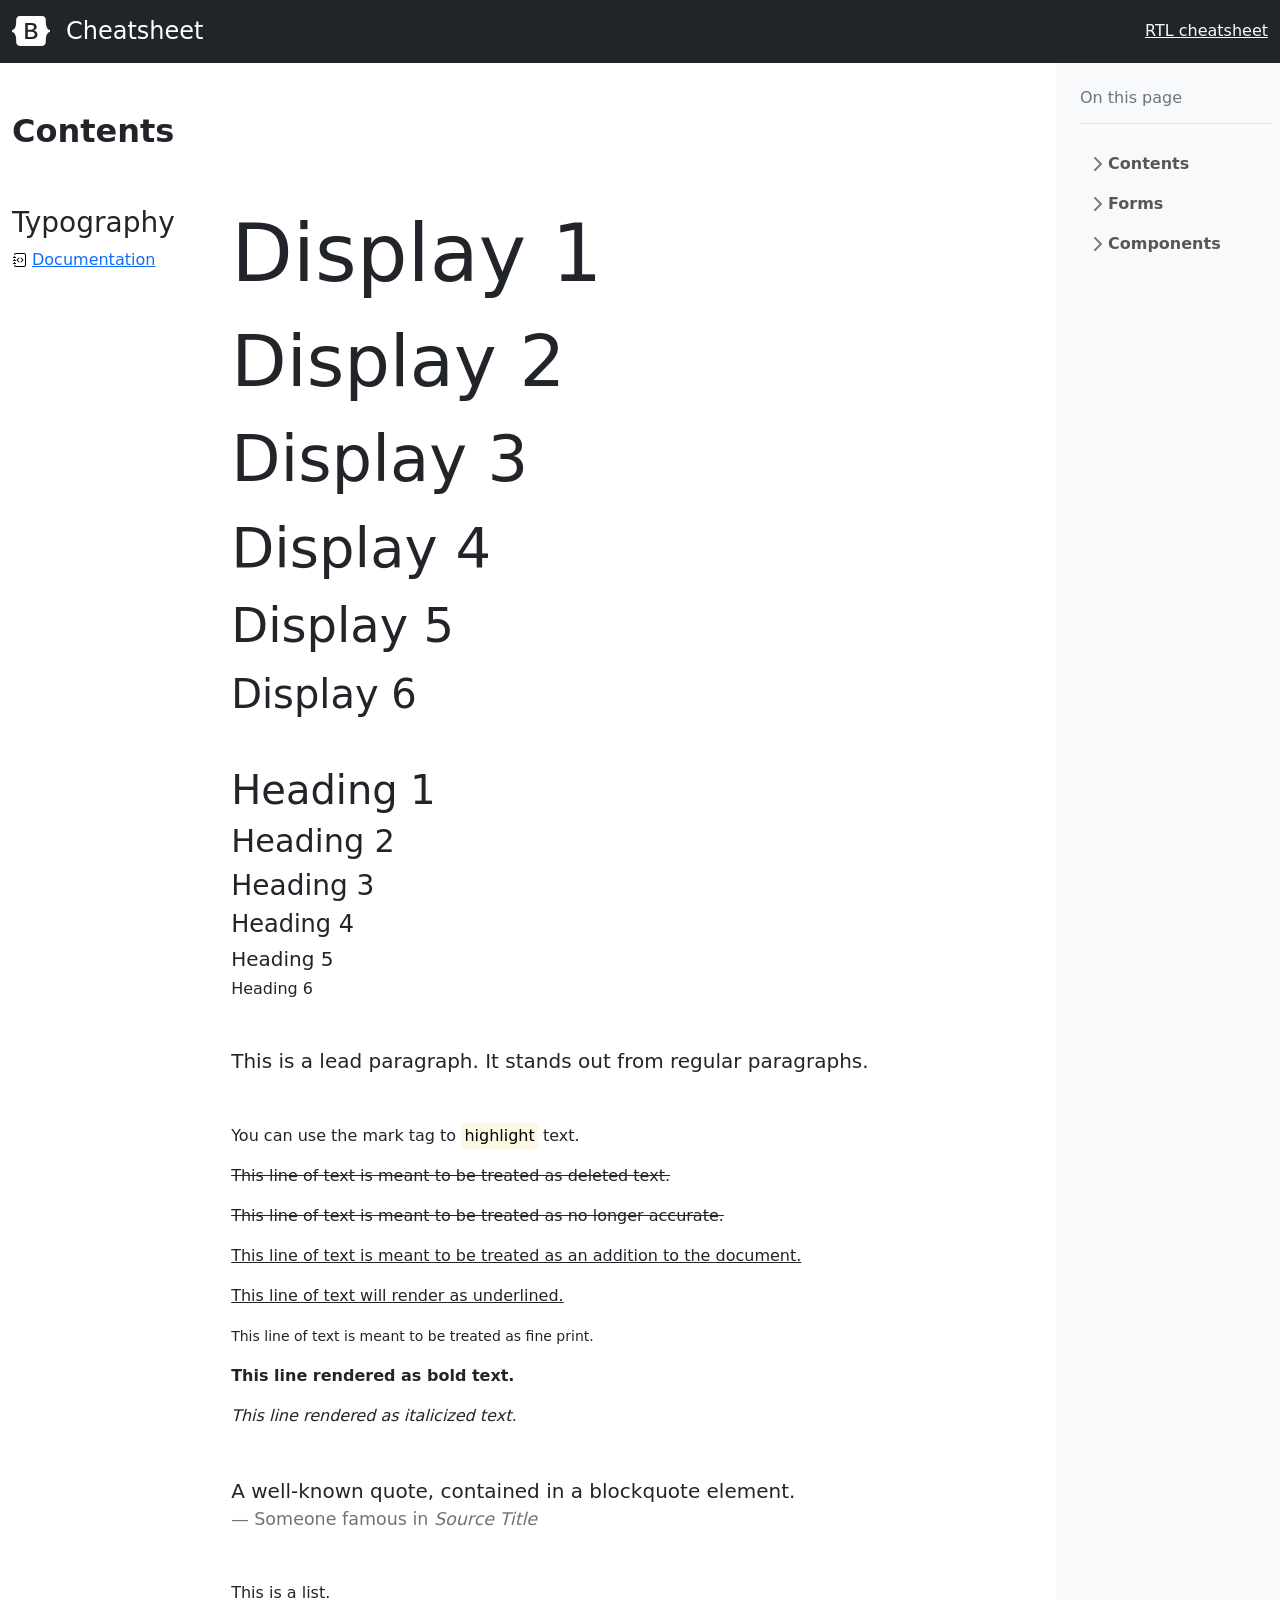
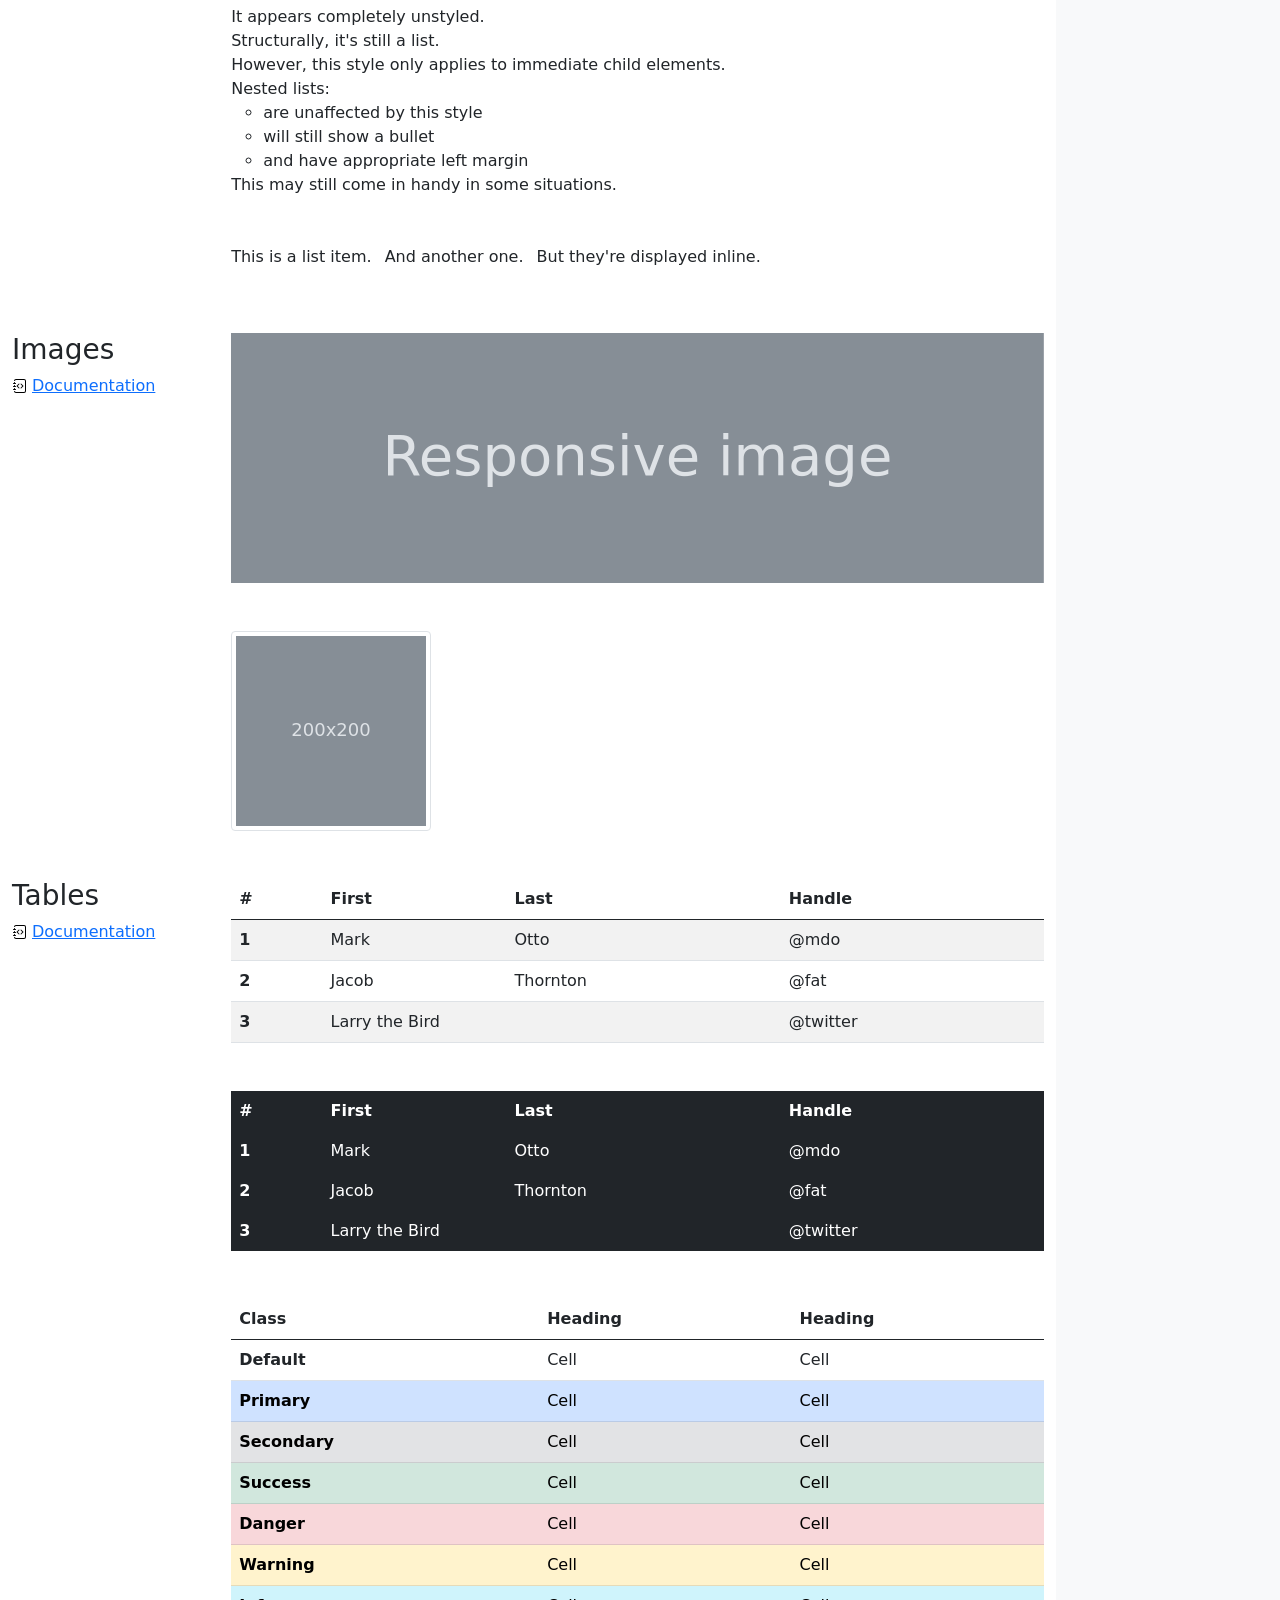
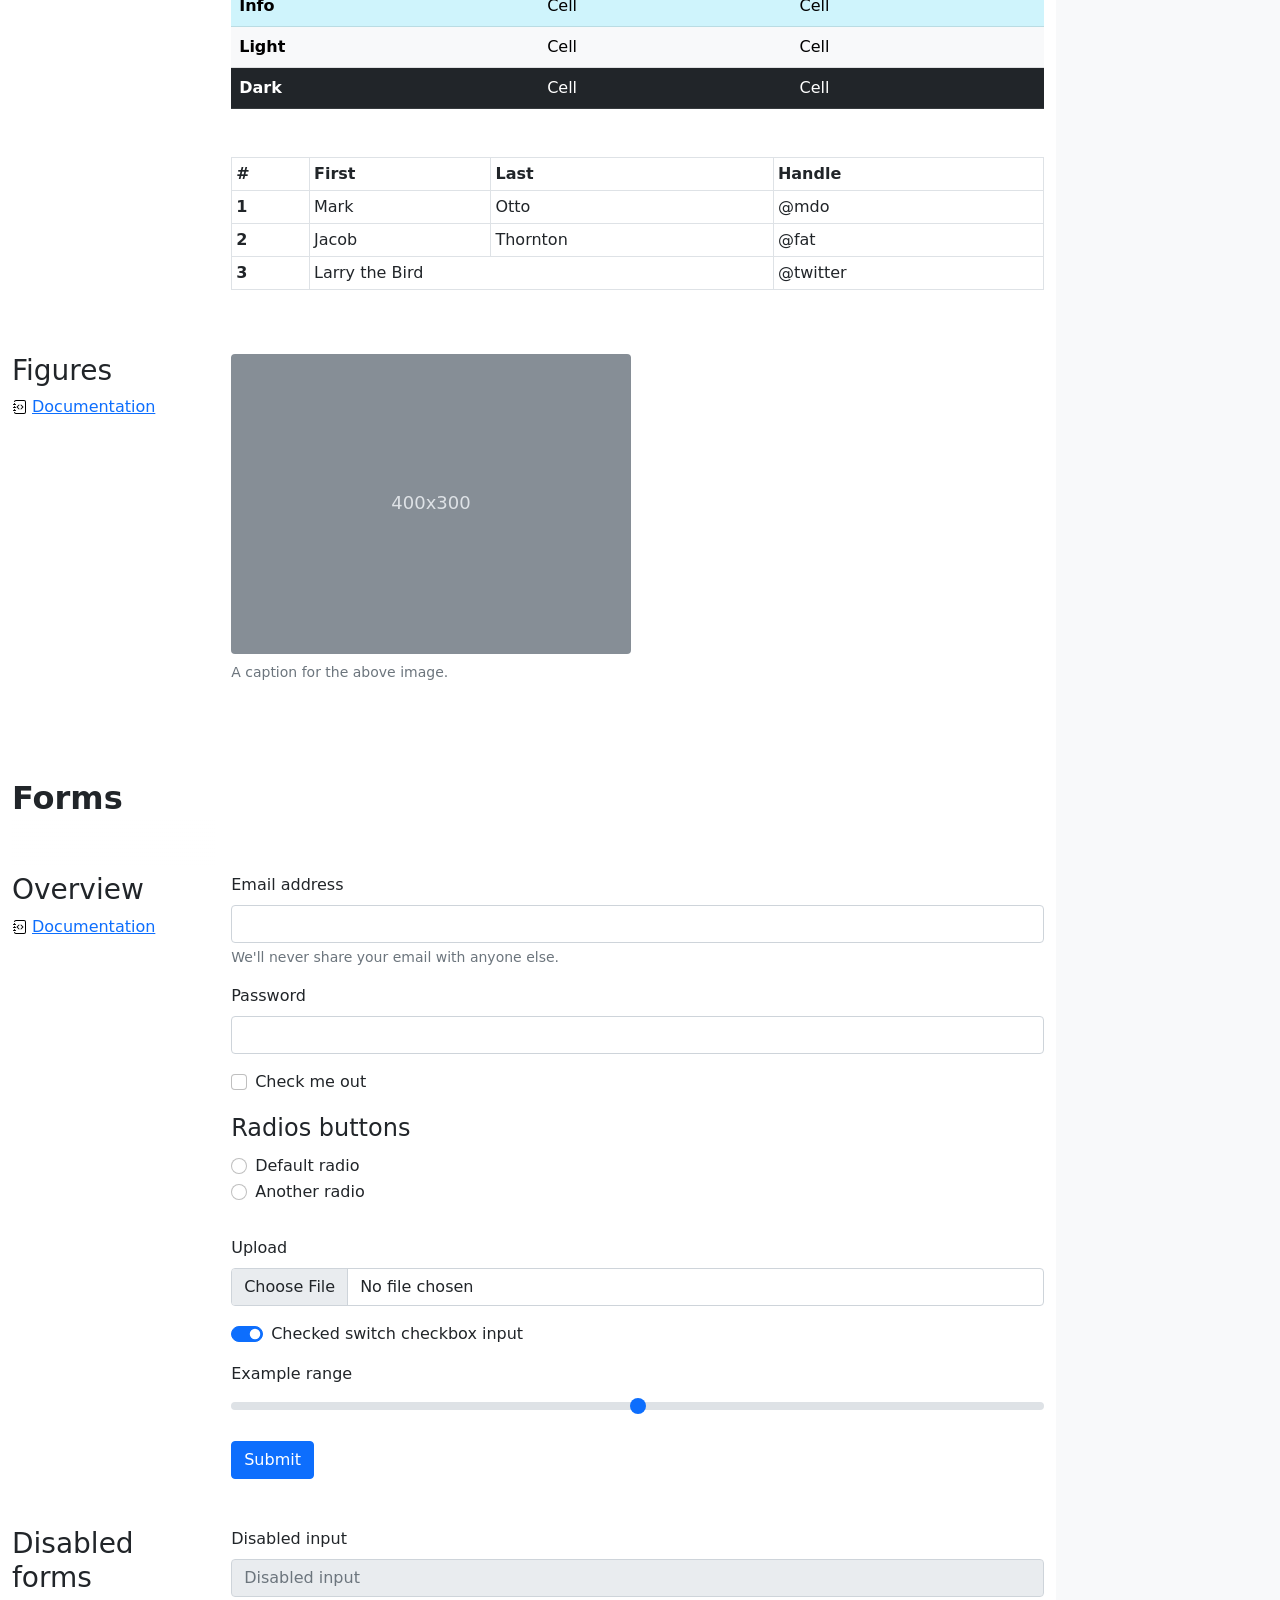
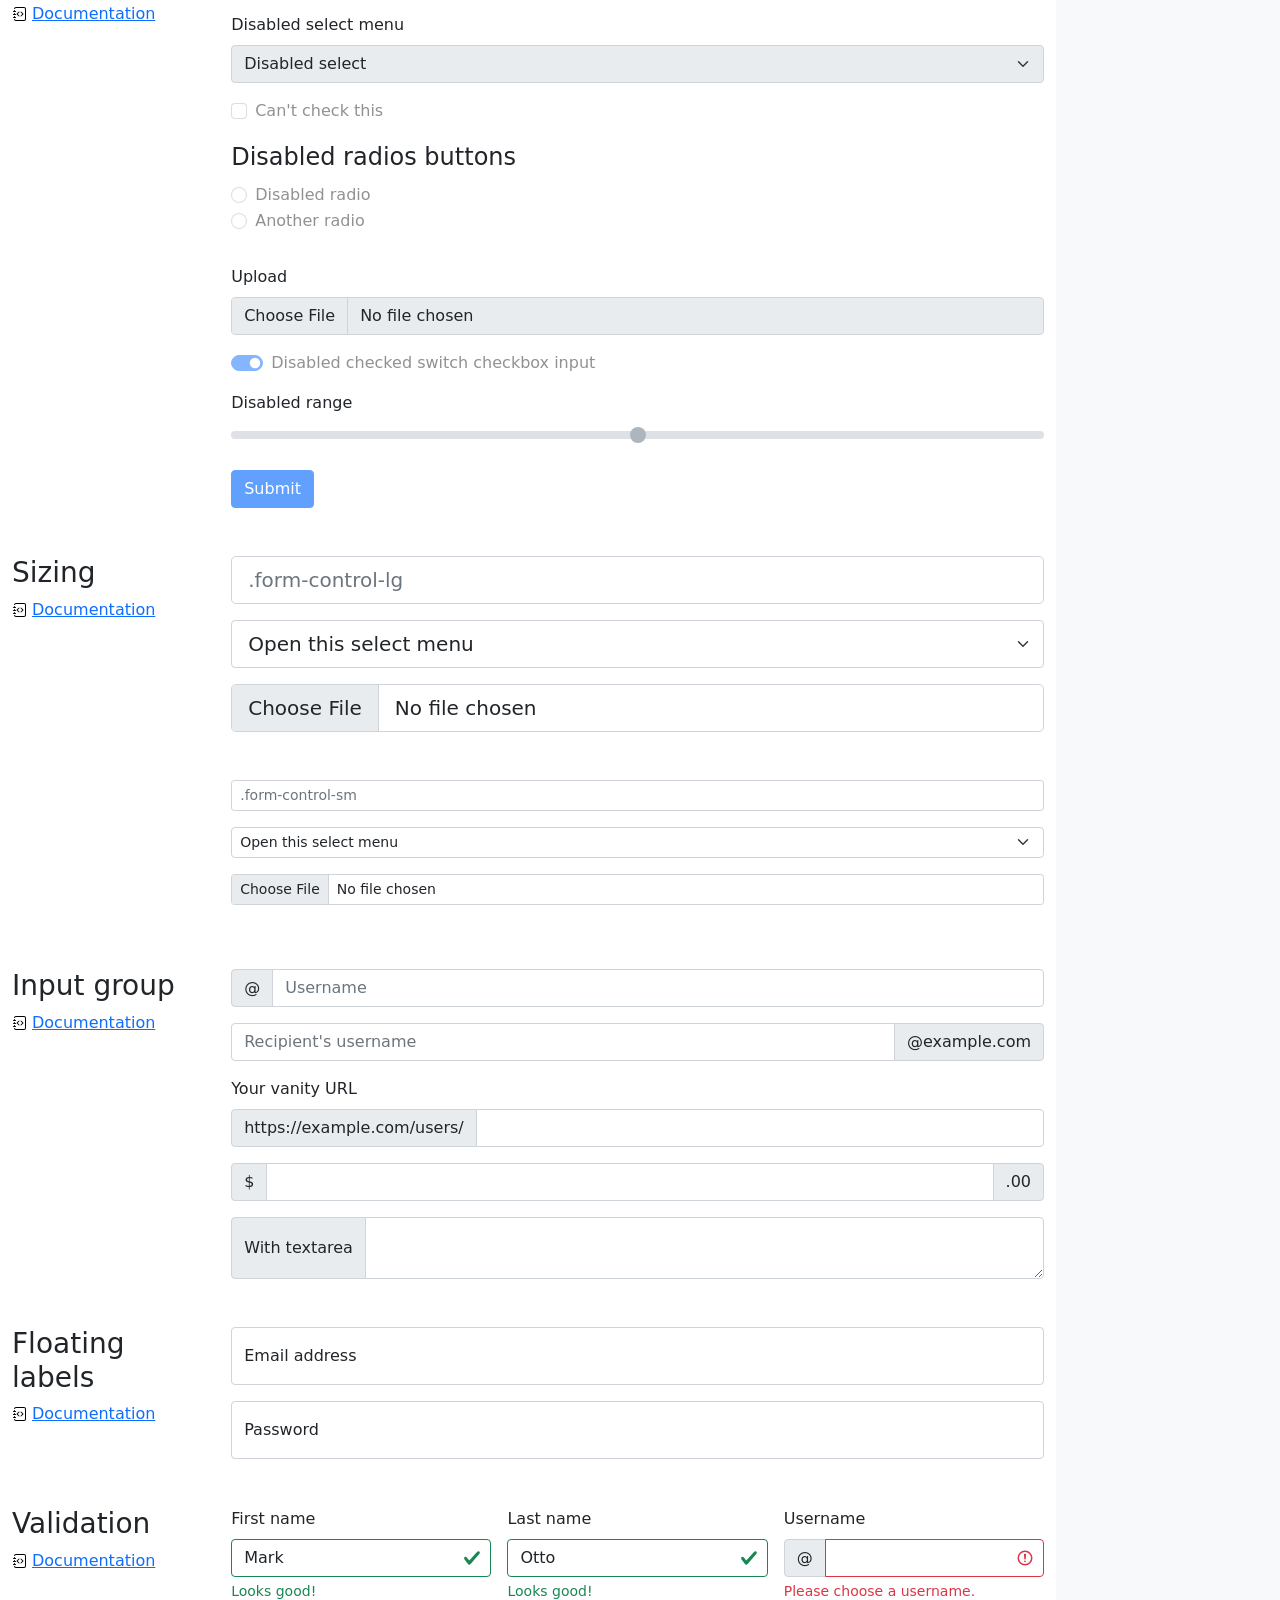
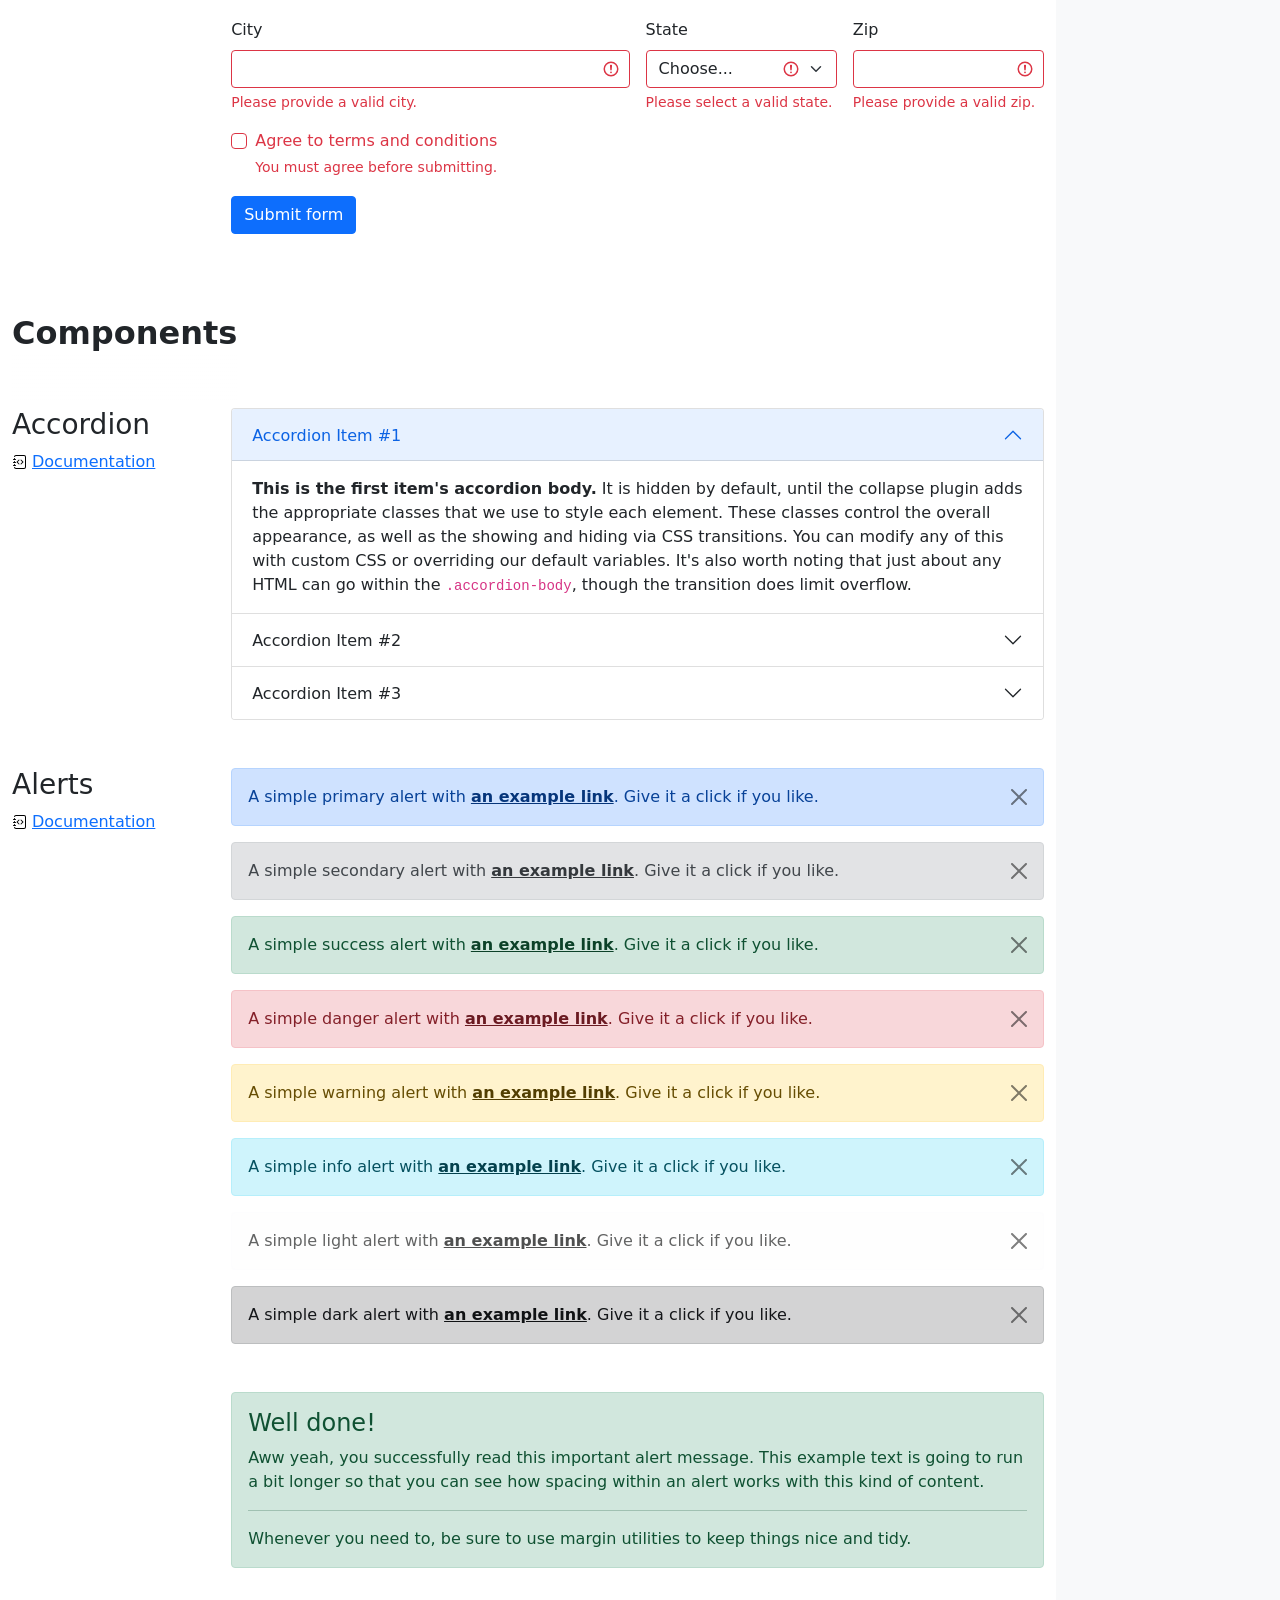
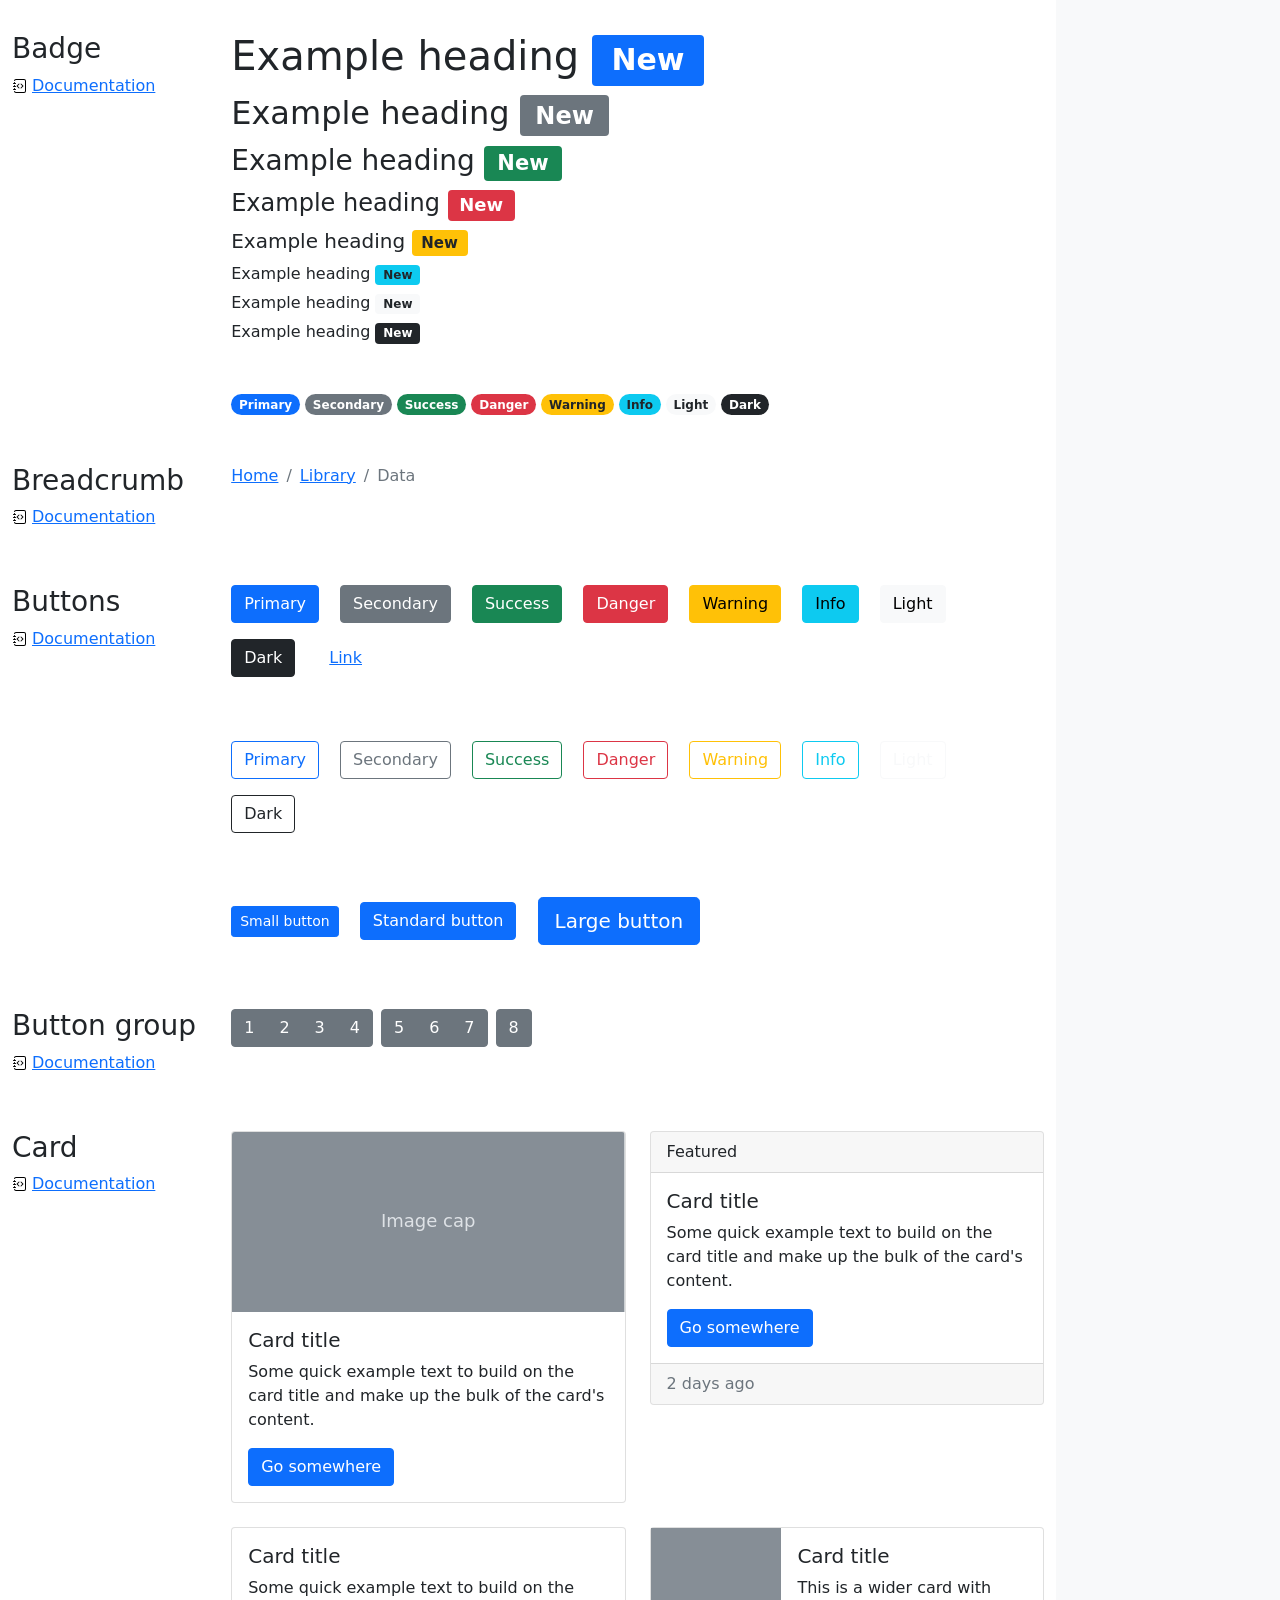
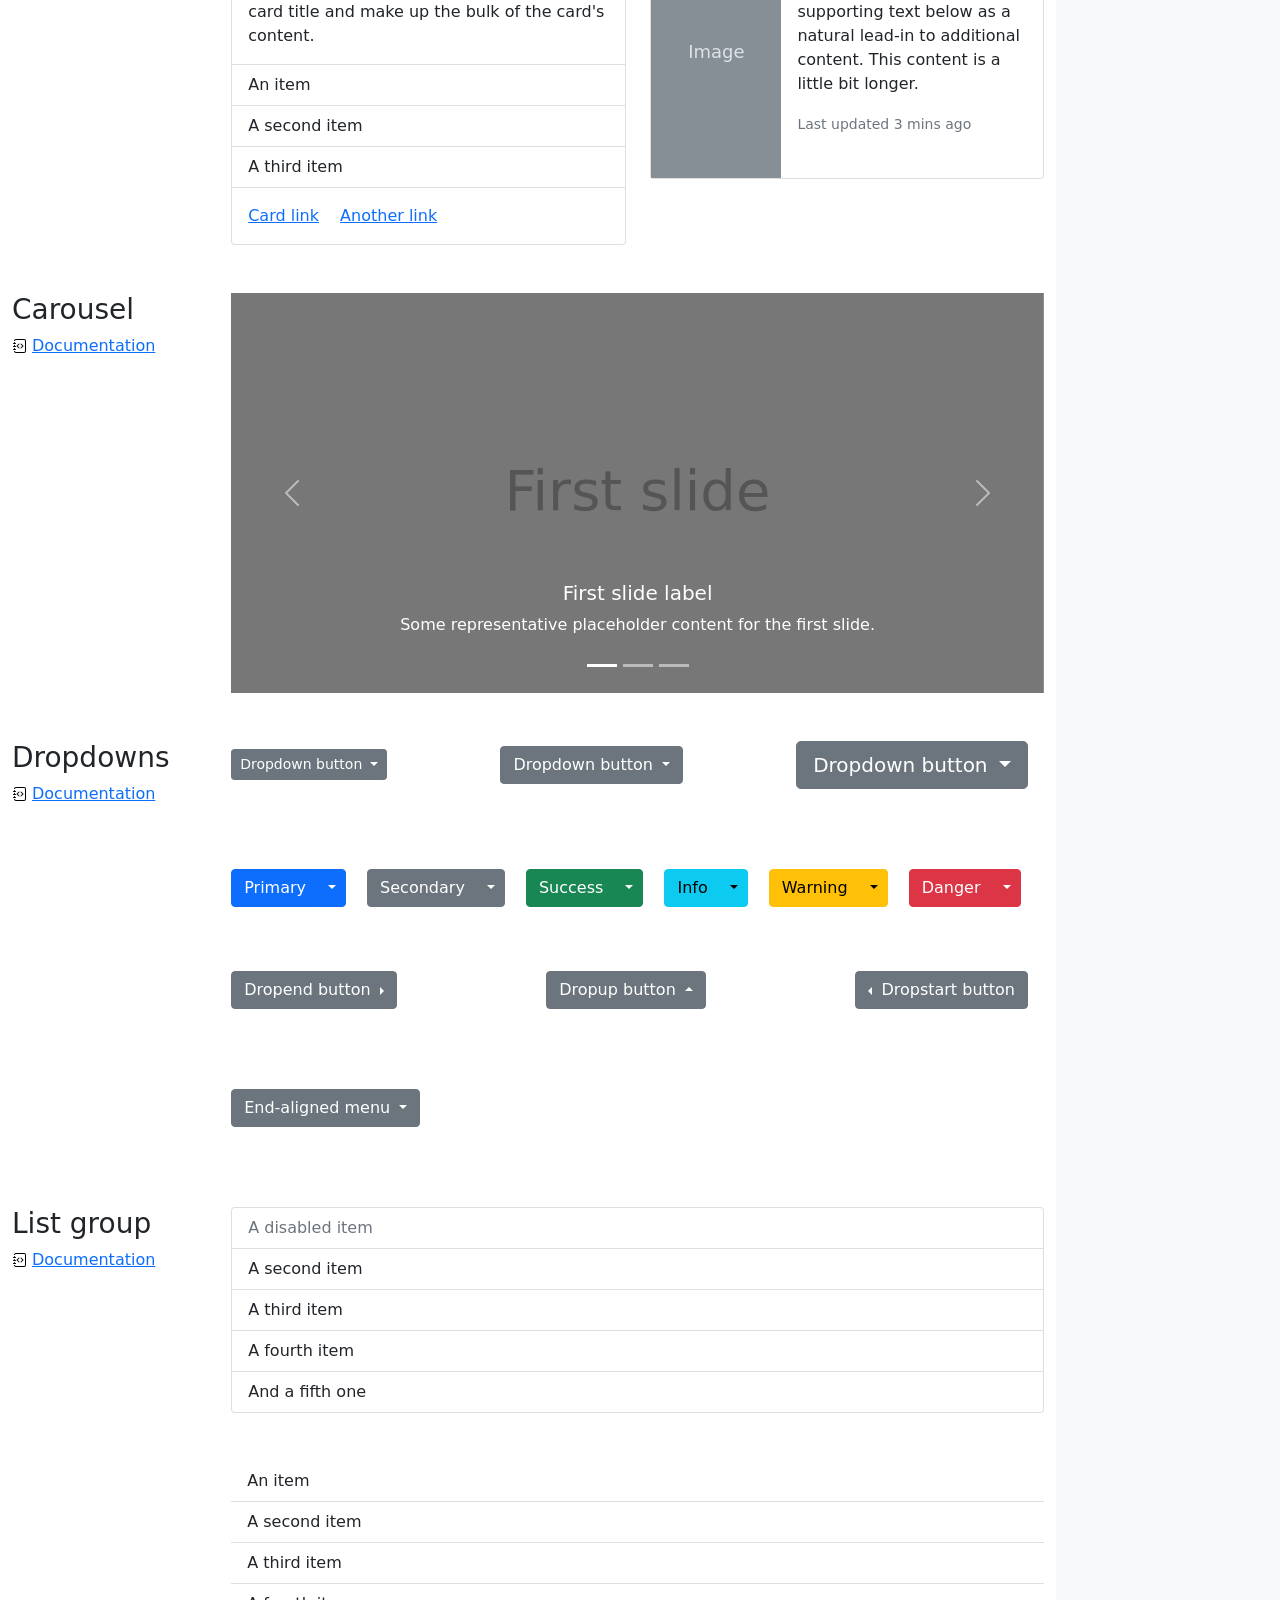
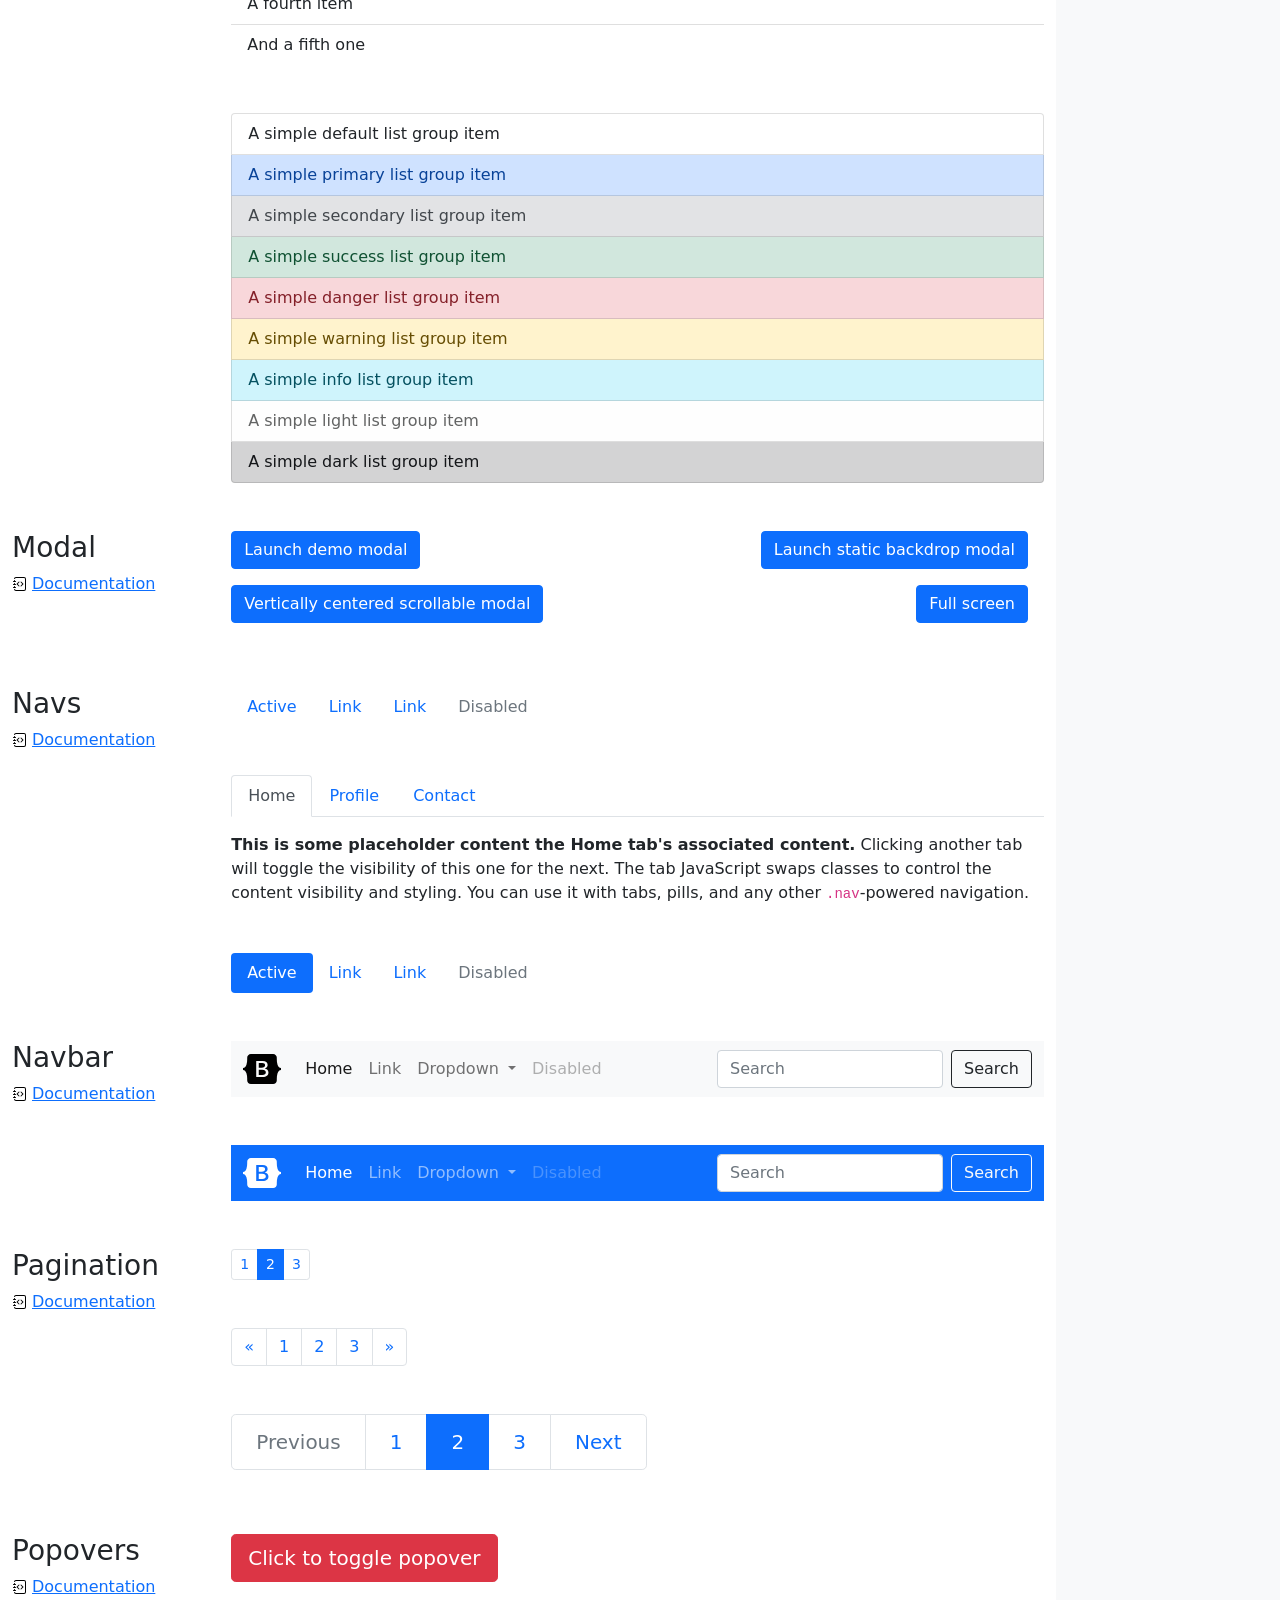
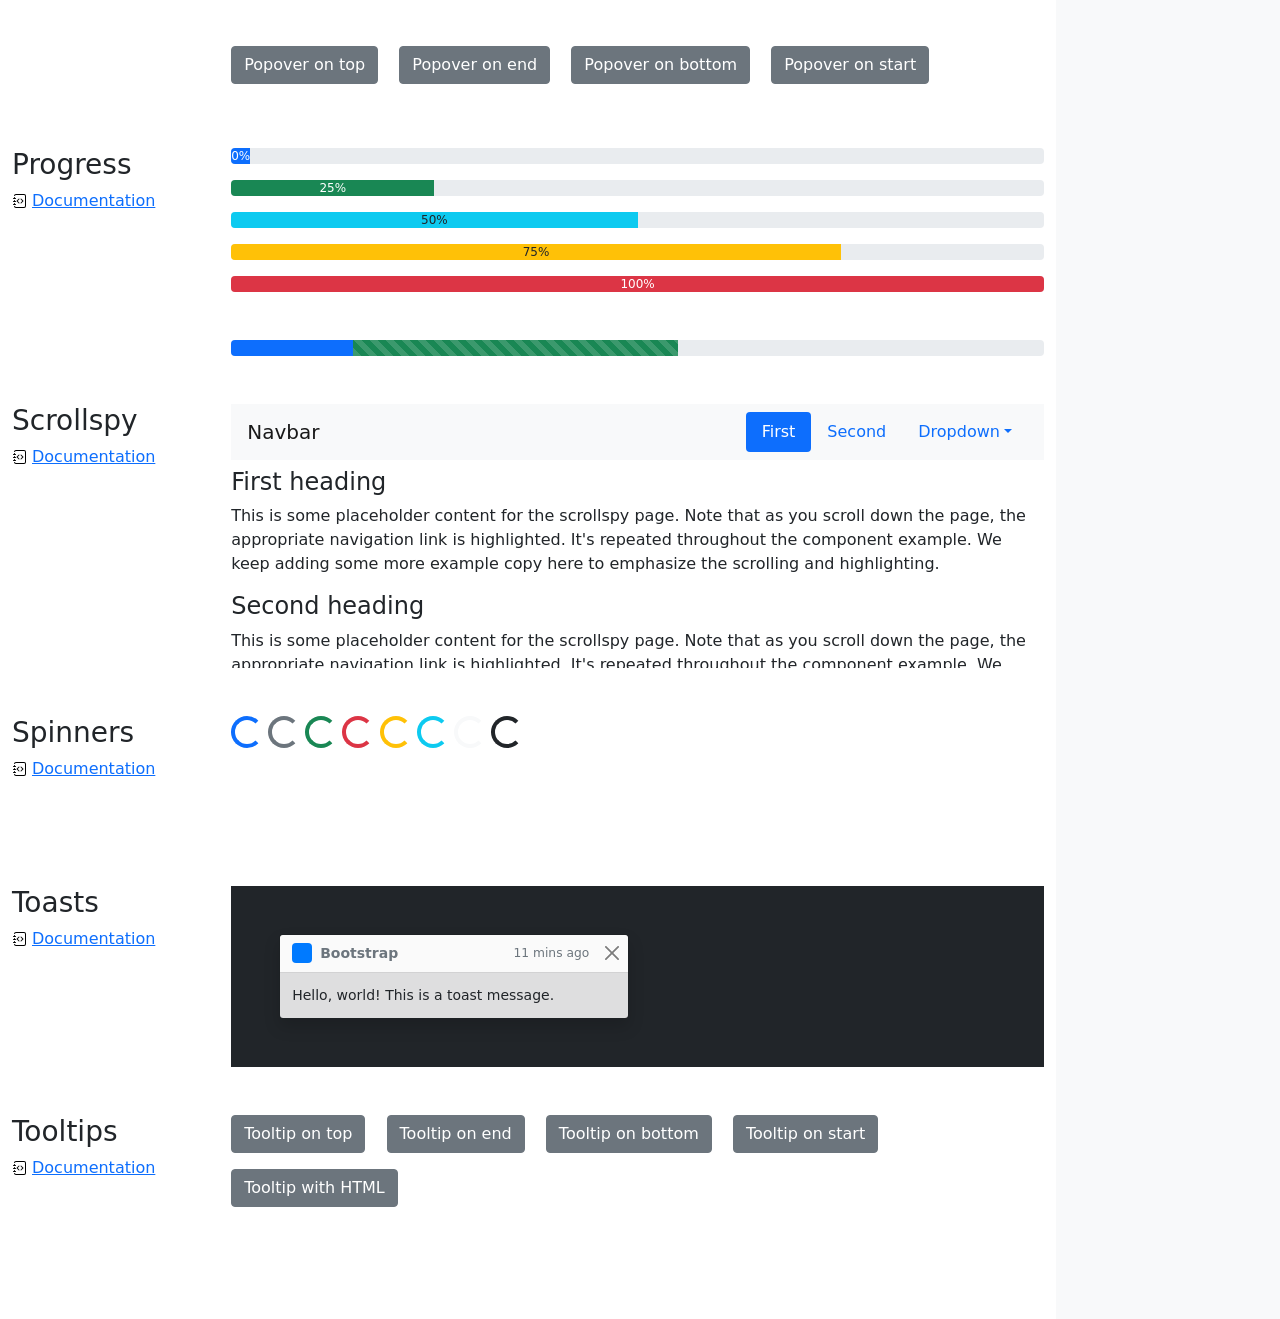
<file: black-color/assets/bootstrap-5.0.2-examples/cheatsheet/index.html>
<!doctype html>
<html lang="en">
  <head>
    <meta charset="utf-8">
    <meta name="viewport" content="width=device-width, initial-scale=1">
    <meta name="description" content="">
    <meta name="author" content="Mark Otto, Jacob Thornton, and Bootstrap contributors">
    <meta name="generator" content="Hugo 0.84.0">
    <title>Cheatsheet · Bootstrap v5.0</title>

    <link rel="canonical" href="https://getbootstrap.com/docs/5.0/examples/cheatsheet/">

    

    <!-- Bootstrap core CSS -->
<link href="../assets/dist/css/bootstrap.min.css" rel="stylesheet">

    <style>
      .bd-placeholder-img {
        font-size: 1.125rem;
        text-anchor: middle;
        -webkit-user-select: none;
        -moz-user-select: none;
        user-select: none;
      }

      @media (min-width: 768px) {
        .bd-placeholder-img-lg {
          font-size: 3.5rem;
        }
      }
    </style>

    
    <!-- Custom styles for this template -->
    <link href="cheatsheet.css" rel="stylesheet">
  </head>
  <body class="bg-light">
    
<header class="bd-header bg-dark py-3 d-flex align-items-stretch border-bottom border-dark">
  <div class="container-fluid d-flex align-items-center">
    <h1 class="d-flex align-items-center fs-4 text-white mb-0">
      <img src="../assets/brand/bootstrap-logo-white.svg" width="38" height="30" class="me-3" alt="Bootstrap">
      Cheatsheet
    </h1>
    <a href="../examples/cheatsheet-rtl/" class="ms-auto link-light" hreflang="ar">RTL cheatsheet</a>
  </div>
</header>
<aside class="bd-aside sticky-xl-top text-muted align-self-start mb-3 mb-xl-5 px-2">
  <h2 class="h6 pt-4 pb-3 mb-4 border-bottom">On this page</h2>
  <nav class="small" id="toc">
    <ul class="list-unstyled">
      <li class="my-2">
        <button class="btn d-inline-flex align-items-center collapsed" data-bs-toggle="collapse" aria-expanded="false" data-bs-target="#contents-collapse" aria-controls="contents-collapse">Contents</button>
        <ul class="list-unstyled ps-3 collapse" id="contents-collapse">
          <li><a class="d-inline-flex align-items-center rounded" href="#typography">Typography</a></li>
          <li><a class="d-inline-flex align-items-center rounded" href="#images">Images</a></li>
          <li><a class="d-inline-flex align-items-center rounded" href="#tables">Tables</a></li>
          <li><a class="d-inline-flex align-items-center rounded" href="#figures">Figures</a></li>
        </ul>
      </li>
      <li class="my-2">
        <button class="btn d-inline-flex align-items-center collapsed" data-bs-toggle="collapse" aria-expanded="false" data-bs-target="#forms-collapse" aria-controls="forms-collapse">Forms</button>
        <ul class="list-unstyled ps-3 collapse" id="forms-collapse">
          <li><a class="d-inline-flex align-items-center rounded" href="#overview">Overview</a></li>
          <li><a class="d-inline-flex align-items-center rounded" href="#disabled-forms">Disabled forms</a></li>
          <li><a class="d-inline-flex align-items-center rounded" href="#sizing">Sizing</a></li>
          <li><a class="d-inline-flex align-items-center rounded" href="#input-group">Input group</a></li>
          <li><a class="d-inline-flex align-items-center rounded" href="#floating-labels">Floating labels</a></li>
          <li><a class="d-inline-flex align-items-center rounded" href="#validation">Validation</a></li>
        </ul>
      </li>
      <li class="my-2">
        <button class="btn d-inline-flex align-items-center collapsed" data-bs-toggle="collapse" aria-expanded="false" data-bs-target="#components-collapse" aria-controls="components-collapse">Components</button>
        <ul class="list-unstyled ps-3 collapse" id="components-collapse">
          <li><a class="d-inline-flex align-items-center rounded" href="#accordion">Accordion</a></li>
          <li><a class="d-inline-flex align-items-center rounded" href="#alerts">Alerts</a></li>
          <li><a class="d-inline-flex align-items-center rounded" href="#badge">Badge</a></li>
          <li><a class="d-inline-flex align-items-center rounded" href="#breadcrumb">Breadcrumb</a></li>
          <li><a class="d-inline-flex align-items-center rounded" href="#buttons">Buttons</a></li>
          <li><a class="d-inline-flex align-items-center rounded" href="#button-group">Button group</a></li>
          <li><a class="d-inline-flex align-items-center rounded" href="#card">Card</a></li>
          <li><a class="d-inline-flex align-items-center rounded" href="#carousel">Carousel</a></li>
          <li><a class="d-inline-flex align-items-center rounded" href="#dropdowns">Dropdowns</a></li>
          <li><a class="d-inline-flex align-items-center rounded" href="#list-group">List group</a></li>
          <li><a class="d-inline-flex align-items-center rounded" href="#modal">Modal</a></li>
          <li><a class="d-inline-flex align-items-center rounded" href="#navs">Navs</a></li>
          <li><a class="d-inline-flex align-items-center rounded" href="#navbar">Navbar</a></li>
          <li><a class="d-inline-flex align-items-center rounded" href="#pagination">Pagination</a></li>
          <li><a class="d-inline-flex align-items-center rounded" href="#popovers">Popovers</a></li>
          <li><a class="d-inline-flex align-items-center rounded" href="#progress">Progress</a></li>
          <li><a class="d-inline-flex align-items-center rounded" href="#scrollspy">Scrollspy</a></li>
          <li><a class="d-inline-flex align-items-center rounded" href="#spinners">Spinners</a></li>
          <li><a class="d-inline-flex align-items-center rounded" href="#toasts">Toasts</a></li>
          <li><a class="d-inline-flex align-items-center rounded" href="#tooltips">Tooltips</a></li>
        </ul>
      </li>
    </ul>
  </nav>
</aside>
<div class="bd-cheatsheet container-fluid bg-body">
  <section id="content">
    <h2 class="sticky-xl-top fw-bold pt-3 pt-xl-5 pb-2 pb-xl-3">Contents</h2>

    <article class="my-3" id="typography">
      <div class="bd-heading sticky-xl-top align-self-start mt-5 mb-3 mt-xl-0 mb-xl-2">
        <h3>Typography</h3>
        <a class="d-flex align-items-center" href="../content/typography/">Documentation</a>
      </div>

      <div>
        <div class="bd-example">
        <p class="display-1">Display 1</p>
        <p class="display-2">Display 2</p>
        <p class="display-3">Display 3</p>
        <p class="display-4">Display 4</p>
        <p class="display-5">Display 5</p>
        <p class="display-6">Display 6</p>
        </div>

        <div class="bd-example">
        <p class="h1">Heading 1</p>
        <p class="h2">Heading 2</p>
        <p class="h3">Heading 3</p>
        <p class="h4">Heading 4</p>
        <p class="h5">Heading 5</p>
        <p class="h6">Heading 6</p>
        </div>

        <div class="bd-example">
        <p class="lead">
          This is a lead paragraph. It stands out from regular paragraphs.
        </p>
        </div>

        <div class="bd-example">
        <p>You can use the mark tag to <mark>highlight</mark> text.</p>
        <p><del>This line of text is meant to be treated as deleted text.</del></p>
        <p><s>This line of text is meant to be treated as no longer accurate.</s></p>
        <p><ins>This line of text is meant to be treated as an addition to the document.</ins></p>
        <p><u>This line of text will render as underlined.</u></p>
        <p><small>This line of text is meant to be treated as fine print.</small></p>
        <p><strong>This line rendered as bold text.</strong></p>
        <p><em>This line rendered as italicized text.</em></p>
        </div>

        <div class="bd-example">
        <blockquote class="blockquote">
          <p>A well-known quote, contained in a blockquote element.</p>
          <footer class="blockquote-footer">Someone famous in <cite title="Source Title">Source Title</cite></footer>
        </blockquote>
        </div>

        <div class="bd-example">
        <ul class="list-unstyled">
          <li>This is a list.</li>
          <li>It appears completely unstyled.</li>
          <li>Structurally, it's still a list.</li>
          <li>However, this style only applies to immediate child elements.</li>
          <li>Nested lists:
            <ul>
              <li>are unaffected by this style</li>
              <li>will still show a bullet</li>
              <li>and have appropriate left margin</li>
            </ul>
          </li>
          <li>This may still come in handy in some situations.</li>
        </ul>
        </div>

        <div class="bd-example">
        <ul class="list-inline">
          <li class="list-inline-item">This is a list item.</li>
          <li class="list-inline-item">And another one.</li>
          <li class="list-inline-item">But they're displayed inline.</li>
        </ul>
        </div>
      </div>
    </article>
    <article class="my-3" id="images">
      <div class="bd-heading sticky-xl-top align-self-start mt-5 mb-3 mt-xl-0 mb-xl-2">
        <h3>Images</h3>
        <a class="d-flex align-items-center" href="../content/images/">Documentation</a>
      </div>

      <div>
        <div class="bd-example">
        <svg class="bd-placeholder-img bd-placeholder-img-lg img-fluid" width="100%" height="250" xmlns="http://www.w3.org/2000/svg" role="img" aria-label="Placeholder: Responsive image" preserveAspectRatio="xMidYMid slice" focusable="false"><title>Placeholder</title><rect width="100%" height="100%" fill="#868e96"/><text x="50%" y="50%" fill="#dee2e6" dy=".3em">Responsive image</text></svg>

        </div>

        <div class="bd-example">
        <svg class="bd-placeholder-img img-thumbnail" width="200" height="200" xmlns="http://www.w3.org/2000/svg" role="img" aria-label="A generic square placeholder image with a white border around it, making it resemble a photograph taken with an old instant camera: 200x200" preserveAspectRatio="xMidYMid slice" focusable="false"><title>A generic square placeholder image with a white border around it, making it resemble a photograph taken with an old instant camera</title><rect width="100%" height="100%" fill="#868e96"/><text x="50%" y="50%" fill="#dee2e6" dy=".3em">200x200</text></svg>

        </div>
      </div>
    </article>
    <article class="my-3" id="tables">
      <div class="bd-heading sticky-xl-top align-self-start mt-5 mb-3 mt-xl-0 mb-xl-2">
        <h3>Tables</h3>
        <a class="d-flex align-items-center" href="../content/tables/">Documentation</a>
      </div>

      <div>
        <div class="bd-example">
        <table class="table table-striped">
          <thead>
          <tr>
            <th scope="col">#</th>
            <th scope="col">First</th>
            <th scope="col">Last</th>
            <th scope="col">Handle</th>
          </tr>
          </thead>
          <tbody>
          <tr>
            <th scope="row">1</th>
            <td>Mark</td>
            <td>Otto</td>
            <td>@mdo</td>
          </tr>
          <tr>
            <th scope="row">2</th>
            <td>Jacob</td>
            <td>Thornton</td>
            <td>@fat</td>
          </tr>
          <tr>
            <th scope="row">3</th>
            <td colspan="2">Larry the Bird</td>
            <td>@twitter</td>
          </tr>
          </tbody>
        </table>
        </div>

        <div class="bd-example">
        <table class="table table-dark table-borderless">
          <thead>
          <tr>
            <th scope="col">#</th>
            <th scope="col">First</th>
            <th scope="col">Last</th>
            <th scope="col">Handle</th>
          </tr>
          </thead>
          <tbody>
          <tr>
            <th scope="row">1</th>
            <td>Mark</td>
            <td>Otto</td>
            <td>@mdo</td>
          </tr>
          <tr>
            <th scope="row">2</th>
            <td>Jacob</td>
            <td>Thornton</td>
            <td>@fat</td>
          </tr>
          <tr>
            <th scope="row">3</th>
            <td colspan="2">Larry the Bird</td>
            <td>@twitter</td>
          </tr>
          </tbody>
        </table>
        </div>

        <div class="bd-example">
        <table class="table table-hover">
          <thead>
          <tr>
            <th scope="col">Class</th>
            <th scope="col">Heading</th>
            <th scope="col">Heading</th>
          </tr>
          </thead>
          <tbody>
          <tr>
            <th scope="row">Default</th>
            <td>Cell</td>
            <td>Cell</td>
          </tr>
          
          <tr class="table-primary">
            <th scope="row">Primary</th>
            <td>Cell</td>
            <td>Cell</td>
          </tr>
          <tr class="table-secondary">
            <th scope="row">Secondary</th>
            <td>Cell</td>
            <td>Cell</td>
          </tr>
          <tr class="table-success">
            <th scope="row">Success</th>
            <td>Cell</td>
            <td>Cell</td>
          </tr>
          <tr class="table-danger">
            <th scope="row">Danger</th>
            <td>Cell</td>
            <td>Cell</td>
          </tr>
          <tr class="table-warning">
            <th scope="row">Warning</th>
            <td>Cell</td>
            <td>Cell</td>
          </tr>
          <tr class="table-info">
            <th scope="row">Info</th>
            <td>Cell</td>
            <td>Cell</td>
          </tr>
          <tr class="table-light">
            <th scope="row">Light</th>
            <td>Cell</td>
            <td>Cell</td>
          </tr>
          <tr class="table-dark">
            <th scope="row">Dark</th>
            <td>Cell</td>
            <td>Cell</td>
          </tr>
          </tbody>
        </table>
        </div>

        <div class="bd-example">
        <table class="table table-sm table-bordered">
          <thead>
          <tr>
            <th scope="col">#</th>
            <th scope="col">First</th>
            <th scope="col">Last</th>
            <th scope="col">Handle</th>
          </tr>
          </thead>
          <tbody>
          <tr>
            <th scope="row">1</th>
            <td>Mark</td>
            <td>Otto</td>
            <td>@mdo</td>
          </tr>
          <tr>
            <th scope="row">2</th>
            <td>Jacob</td>
            <td>Thornton</td>
            <td>@fat</td>
          </tr>
          <tr>
            <th scope="row">3</th>
            <td colspan="2">Larry the Bird</td>
            <td>@twitter</td>
          </tr>
          </tbody>
        </table>
        </div>
      </div>
    </article>
    <article class="my-3" id="figures">
      <div class="bd-heading sticky-xl-top align-self-start mt-5 mb-3 mt-xl-0 mb-xl-2">
        <h3>Figures</h3>
        <a class="d-flex align-items-center" href="../content/figures/">Documentation</a>
      </div>

      <div>
        <div class="bd-example">
        <figure class="figure">
          <svg class="bd-placeholder-img figure-img img-fluid rounded" width="400" height="300" xmlns="http://www.w3.org/2000/svg" role="img" aria-label="Placeholder: 400x300" preserveAspectRatio="xMidYMid slice" focusable="false"><title>Placeholder</title><rect width="100%" height="100%" fill="#868e96"/><text x="50%" y="50%" fill="#dee2e6" dy=".3em">400x300</text></svg>

          <figcaption class="figure-caption">A caption for the above image.</figcaption>
        </figure>
        </div>
      </div>
    </article>
  </section>

  <section id="forms">
    <h2 class="sticky-xl-top fw-bold pt-3 pt-xl-5 pb-2 pb-xl-3">Forms</h2>

    <article class="my-3" id="overview">
      <div class="bd-heading sticky-xl-top align-self-start mt-5 mb-3 mt-xl-0 mb-xl-2">
        <h3>Overview</h3>
        <a class="d-flex align-items-center" href="../forms/overview/">Documentation</a>
      </div>

      <div>
        <div class="bd-example">
        <form>
          <div class="mb-3">
            <label for="exampleInputEmail1" class="form-label">Email address</label>
            <input type="email" class="form-control" id="exampleInputEmail1" aria-describedby="emailHelp">
            <div id="emailHelp" class="form-text">We'll never share your email with anyone else.</div>
          </div>
          <div class="mb-3">
            <label for="exampleInputPassword1" class="form-label">Password</label>
            <input type="password" class="form-control" id="exampleInputPassword1">
          </div>
          <div class="mb-3 form-check">
            <input type="checkbox" class="form-check-input" id="exampleCheck1">
            <label class="form-check-label" for="exampleCheck1">Check me out</label>
          </div>
          <fieldset class="mb-3">
            <legend>Radios buttons</legend>
            <div class="form-check">
              <input type="radio" name="radios" class="form-check-input" id="exampleRadio1">
              <label class="form-check-label" for="exampleRadio1">Default radio</label>
            </div>
            <div class="mb-3 form-check">
              <input type="radio" name="radios" class="form-check-input" id="exampleRadio2">
              <label class="form-check-label" for="exampleRadio2">Another radio</label>
            </div>
          </fieldset>
          <div class="mb-3">
            <label class="form-label" for="customFile">Upload</label>
            <input type="file" class="form-control" id="customFile">
          </div>
          <div class="mb-3 form-check form-switch">
            <input class="form-check-input" type="checkbox" id="flexSwitchCheckChecked" checked>
            <label class="form-check-label" for="flexSwitchCheckChecked">Checked switch checkbox input</label>
          </div>
          <div class="mb-3">
            <label for="customRange3" class="form-label">Example range</label>
            <input type="range" class="form-range" min="0" max="5" step="0.5" id="customRange3">
          </div>
          <button type="submit" class="btn btn-primary">Submit</button>
        </form>
        </div>
      </div>
    </article>
    <article class="my-3" id="disabled-forms">
      <div class="bd-heading sticky-xl-top align-self-start mt-5 mb-3 mt-xl-0 mb-xl-2">
        <h3>Disabled forms</h3>
        <a class="d-flex align-items-center" href="../forms/overview/#disabled-forms">Documentation</a>
      </div>

      <div>
        <div class="bd-example">
        <form>
          <fieldset disabled aria-label="Disabled fieldset example">
            <div class="mb-3">
              <label for="disabledTextInput" class="form-label">Disabled input</label>
              <input type="text" id="disabledTextInput" class="form-control" placeholder="Disabled input">
            </div>
            <div class="mb-3">
              <label for="disabledSelect" class="form-label">Disabled select menu</label>
              <select id="disabledSelect" class="form-select">
                <option>Disabled select</option>
              </select>
            </div>
            <div class="mb-3">
              <div class="form-check">
                <input class="form-check-input" type="checkbox" id="disabledFieldsetCheck" disabled>
                <label class="form-check-label" for="disabledFieldsetCheck">
                  Can't check this
                </label>
              </div>
            </div>
            <fieldset class="mb-3">
              <legend>Disabled radios buttons</legend>
              <div class="form-check">
                <input type="radio" name="radios" class="form-check-input" id="disabledRadio1" disabled>
                <label class="form-check-label" for="disabledRadio1">Disabled radio</label>
              </div>
              <div class="mb-3 form-check">
                <input type="radio" name="radios" class="form-check-input" id="disabledRadio2" disabled>
                <label class="form-check-label" for="disabledRadio2">Another radio</label>
              </div>
            </fieldset>
            <div class="mb-3">
              <label class="form-label" for="disabledCustomFile">Upload</label>
              <input type="file" class="form-control" id="disabledCustomFile" disabled>
            </div>
            <div class="mb-3 form-check form-switch">
              <input class="form-check-input" type="checkbox" id="disabledSwitchCheckChecked" checked disabled>
              <label class="form-check-label" for="disabledSwitchCheckChecked">Disabled checked switch checkbox input</label>
            </div>
            <div class="mb-3">
              <label for="disabledRange" class="form-label">Disabled range</label>
              <input type="range" class="form-range" min="0" max="5" step="0.5" id="disabledRange">
            </div>
            <button type="submit" class="btn btn-primary">Submit</button>
          </fieldset>
        </form>
        </div>
      </div>
    </article>
    <article class="my-3" id="sizing">
      <div class="bd-heading sticky-xl-top align-self-start mt-5 mb-3 mt-xl-0 mb-xl-2">
        <h3>Sizing</h3>
        <a class="d-flex align-items-center" href="../forms/form-control/#sizing">Documentation</a>
      </div>

      <div>
        <div class="bd-example">
        <div class="mb-3">
          <input class="form-control form-control-lg" type="text" placeholder=".form-control-lg" aria-label=".form-control-lg example">
        </div>
        <div class="mb-3">
          <select class="form-select form-select-lg mb-3" aria-label=".form-select-lg example">
            <option selected>Open this select menu</option>
            <option value="1">One</option>
            <option value="2">Two</option>
            <option value="3">Three</option>
          </select>
        </div>
        <div class="mb-3">
          <input type="file" class="form-control form-control-lg" aria-label="Large file input example">
        </div>
        </div>

        <div class="bd-example">
        <div class="mb-3">
          <input class="form-control form-control-sm" type="text" placeholder=".form-control-sm" aria-label=".form-control-sm example">
        </div>
        <div class="mb-3">
          <select class="form-select form-select-sm" aria-label=".form-select-sm example">
            <option selected>Open this select menu</option>
            <option value="1">One</option>
            <option value="2">Two</option>
            <option value="3">Three</option>
          </select>
        </div>
        <div class="mb-3">
          <input type="file" class="form-control form-control-sm" aria-label="Small file input example">
        </div>
        </div>
      </div>
    </article>
    <article class="my-3" id="input-group">
      <div class="bd-heading sticky-xl-top align-self-start mt-5 mb-3 mt-xl-0 mb-xl-2">
        <h3>Input group</h3>
        <a class="d-flex align-items-center" href="../forms/input-group/">Documentation</a>
      </div>

      <div>
        <div class="bd-example">
        <div class="input-group mb-3">
          <span class="input-group-text" id="basic-addon1">@</span>
          <input type="text" class="form-control" placeholder="Username" aria-label="Username" aria-describedby="basic-addon1">
        </div>
        <div class="input-group mb-3">
          <input type="text" class="form-control" placeholder="Recipient's username" aria-label="Recipient's username" aria-describedby="basic-addon2">
          <span class="input-group-text" id="basic-addon2">@example.com</span>
        </div>
        <label for="basic-url" class="form-label">Your vanity URL</label>
        <div class="input-group mb-3">
          <span class="input-group-text" id="basic-addon3">https://example.com/users/</span>
          <input type="text" class="form-control" id="basic-url" aria-describedby="basic-addon3">
        </div>
        <div class="input-group mb-3">
          <span class="input-group-text">$</span>
          <input type="text" class="form-control" aria-label="Amount (to the nearest dollar)">
          <span class="input-group-text">.00</span>
        </div>
        <div class="input-group">
          <span class="input-group-text">With textarea</span>
          <textarea class="form-control" aria-label="With textarea"></textarea>
        </div>
        </div>
      </div>
    </article>
    <article class="my-3" id="floating-labels">
      <div class="bd-heading sticky-xl-top align-self-start mt-5 mb-3 mt-xl-0 mb-xl-2">
        <h3>Floating labels</h3>
        <a class="d-flex align-items-center" href="../forms/floating-labels/">Documentation</a>
      </div>

      <div>
        <div class="bd-example">
        <form>
          <div class="form-floating mb-3">
            <input type="email" class="form-control" id="floatingInput" placeholder="name@example.com">
            <label for="floatingInput">Email address</label>
          </div>
          <div class="form-floating">
            <input type="password" class="form-control" id="floatingPassword" placeholder="Password">
            <label for="floatingPassword">Password</label>
          </div>
        </form>
        </div>
      </div>
    </article>
    <article class="my-3" id="validation">
      <div class="bd-heading sticky-xl-top align-self-start mt-5 mb-3 mt-xl-0 mb-xl-2">
        <h3>Validation</h3>
        <a class="d-flex align-items-center" href="../forms/validation/">Documentation</a>
      </div>

      <div>
        <div class="bd-example">
        <form class="row g-3">
          <div class="col-md-4">
            <label for="validationServer01" class="form-label">First name</label>
            <input type="text" class="form-control is-valid" id="validationServer01" value="Mark" required>
            <div class="valid-feedback">
              Looks good!
            </div>
          </div>
          <div class="col-md-4">
            <label for="validationServer02" class="form-label">Last name</label>
            <input type="text" class="form-control is-valid" id="validationServer02" value="Otto" required>
            <div class="valid-feedback">
              Looks good!
            </div>
          </div>
          <div class="col-md-4">
            <label for="validationServerUsername" class="form-label">Username</label>
            <div class="input-group has-validation">
              <span class="input-group-text" id="inputGroupPrepend3">@</span>
              <input type="text" class="form-control is-invalid" id="validationServerUsername" aria-describedby="inputGroupPrepend3" required>
              <div class="invalid-feedback">
                Please choose a username.
              </div>
            </div>
          </div>
          <div class="col-md-6">
            <label for="validationServer03" class="form-label">City</label>
            <input type="text" class="form-control is-invalid" id="validationServer03" required>
            <div class="invalid-feedback">
              Please provide a valid city.
            </div>
          </div>
          <div class="col-md-3">
            <label for="validationServer04" class="form-label">State</label>
            <select class="form-select is-invalid" id="validationServer04" required>
              <option selected disabled value="">Choose...</option>
              <option>...</option>
            </select>
            <div class="invalid-feedback">
              Please select a valid state.
            </div>
          </div>
          <div class="col-md-3">
            <label for="validationServer05" class="form-label">Zip</label>
            <input type="text" class="form-control is-invalid" id="validationServer05" required>
            <div class="invalid-feedback">
              Please provide a valid zip.
            </div>
          </div>
          <div class="col-12">
            <div class="form-check">
              <input class="form-check-input is-invalid" type="checkbox" value="" id="invalidCheck3" required>
              <label class="form-check-label" for="invalidCheck3">
                Agree to terms and conditions
              </label>
              <div class="invalid-feedback">
                You must agree before submitting.
              </div>
            </div>
          </div>
          <div class="col-12">
            <button class="btn btn-primary" type="submit">Submit form</button>
          </div>
        </form>
        </div>
      </div>
    </article>
  </section>

  <section id="components">
    <h2 class="sticky-xl-top fw-bold pt-3 pt-xl-5 pb-2 pb-xl-3">Components</h2>

    <article class="my-3" id="accordion">
      <div class="bd-heading sticky-xl-top align-self-start mt-5 mb-3 mt-xl-0 mb-xl-2">
        <h3>Accordion</h3>
        <a class="d-flex align-items-center" href="../components/accordion/">Documentation</a>
      </div>

      <div>
        <div class="bd-example">
        <div class="accordion" id="accordionExample">
          <div class="accordion-item">
            <h4 class="accordion-header" id="headingOne">
              <button class="accordion-button" type="button" data-bs-toggle="collapse" data-bs-target="#collapseOne" aria-expanded="true" aria-controls="collapseOne">
                Accordion Item #1
              </button>
            </h4>
            <div id="collapseOne" class="accordion-collapse collapse show" aria-labelledby="headingOne" data-bs-parent="#accordionExample">
              <div class="accordion-body">
                <strong>This is the first item's accordion body.</strong> It is hidden by default, until the collapse plugin adds the appropriate classes that we use to style each element. These classes control the overall appearance, as well as the showing and hiding via CSS transitions. You can modify any of this with custom CSS or overriding our default variables. It's also worth noting that just about any HTML can go within the <code>.accordion-body</code>, though the transition does limit overflow.
              </div>
            </div>
          </div>
          <div class="accordion-item">
            <h4 class="accordion-header" id="headingTwo">
              <button class="accordion-button collapsed" type="button" data-bs-toggle="collapse" data-bs-target="#collapseTwo" aria-expanded="false" aria-controls="collapseTwo">
                Accordion Item #2
              </button>
            </h4>
            <div id="collapseTwo" class="accordion-collapse collapse" aria-labelledby="headingTwo" data-bs-parent="#accordionExample">
              <div class="accordion-body">
                <strong>This is the second item's accordion body.</strong> It is hidden by default, until the collapse plugin adds the appropriate classes that we use to style each element. These classes control the overall appearance, as well as the showing and hiding via CSS transitions. You can modify any of this with custom CSS or overriding our default variables. It's also worth noting that just about any HTML can go within the <code>.accordion-body</code>, though the transition does limit overflow.
              </div>
            </div>
          </div>
          <div class="accordion-item">
            <h4 class="accordion-header" id="headingThree">
              <button class="accordion-button collapsed" type="button" data-bs-toggle="collapse" data-bs-target="#collapseThree" aria-expanded="false" aria-controls="collapseThree">
                Accordion Item #3
              </button>
            </h4>
            <div id="collapseThree" class="accordion-collapse collapse" aria-labelledby="headingThree" data-bs-parent="#accordionExample">
              <div class="accordion-body">
                <strong>This is the third item's accordion body.</strong> It is hidden by default, until the collapse plugin adds the appropriate classes that we use to style each element. These classes control the overall appearance, as well as the showing and hiding via CSS transitions. You can modify any of this with custom CSS or overriding our default variables. It's also worth noting that just about any HTML can go within the <code>.accordion-body</code>, though the transition does limit overflow.
              </div>
            </div>
          </div>
        </div>
        </div>
      </div>
    </article>
    <article class="my-3" id="alerts">
      <div class="bd-heading sticky-xl-top align-self-start mt-5 mb-3 mt-xl-0 mb-xl-2">
        <h3>Alerts</h3>
        <a class="d-flex align-items-center" href="../components/alerts/">Documentation</a>
      </div>

      <div>
        <div class="bd-example">
        
        <div class="alert alert-primary alert-dismissible fade show" role="alert">
          A simple primary alert with <a href="#" class="alert-link">an example link</a>. Give it a click if you like.
          <button type="button" class="btn-close" data-bs-dismiss="alert" aria-label="Close"></button>
        </div>
        <div class="alert alert-secondary alert-dismissible fade show" role="alert">
          A simple secondary alert with <a href="#" class="alert-link">an example link</a>. Give it a click if you like.
          <button type="button" class="btn-close" data-bs-dismiss="alert" aria-label="Close"></button>
        </div>
        <div class="alert alert-success alert-dismissible fade show" role="alert">
          A simple success alert with <a href="#" class="alert-link">an example link</a>. Give it a click if you like.
          <button type="button" class="btn-close" data-bs-dismiss="alert" aria-label="Close"></button>
        </div>
        <div class="alert alert-danger alert-dismissible fade show" role="alert">
          A simple danger alert with <a href="#" class="alert-link">an example link</a>. Give it a click if you like.
          <button type="button" class="btn-close" data-bs-dismiss="alert" aria-label="Close"></button>
        </div>
        <div class="alert alert-warning alert-dismissible fade show" role="alert">
          A simple warning alert with <a href="#" class="alert-link">an example link</a>. Give it a click if you like.
          <button type="button" class="btn-close" data-bs-dismiss="alert" aria-label="Close"></button>
        </div>
        <div class="alert alert-info alert-dismissible fade show" role="alert">
          A simple info alert with <a href="#" class="alert-link">an example link</a>. Give it a click if you like.
          <button type="button" class="btn-close" data-bs-dismiss="alert" aria-label="Close"></button>
        </div>
        <div class="alert alert-light alert-dismissible fade show" role="alert">
          A simple light alert with <a href="#" class="alert-link">an example link</a>. Give it a click if you like.
          <button type="button" class="btn-close" data-bs-dismiss="alert" aria-label="Close"></button>
        </div>
        <div class="alert alert-dark alert-dismissible fade show" role="alert">
          A simple dark alert with <a href="#" class="alert-link">an example link</a>. Give it a click if you like.
          <button type="button" class="btn-close" data-bs-dismiss="alert" aria-label="Close"></button>
        </div>
        </div>

        <div class="bd-example">
        <div class="alert alert-success" role="alert">
          <h4 class="alert-heading">Well done!</h4>
          <p>Aww yeah, you successfully read this important alert message. This example text is going to run a bit longer so that you can see how spacing within an alert works with this kind of content.</p>
          <hr>
          <p class="mb-0">Whenever you need to, be sure to use margin utilities to keep things nice and tidy.</p>
        </div>
        </div>
      </div>
    </article>
    <article class="my-3" id="badge">
      <div class="bd-heading sticky-xl-top align-self-start mt-5 mb-3 mt-xl-0 mb-xl-2">
        <h3>Badge</h3>
        <a class="d-flex align-items-center" href="../components/badge/">Documentation</a>
      </div>

      <div>
        <div class="bd-example">
        <p class="h1">Example heading <span class="badge bg-primary">New</span></p>
        <p class="h2">Example heading <span class="badge bg-secondary">New</span></p>
        <p class="h3">Example heading <span class="badge bg-success">New</span></p>
        <p class="h4">Example heading <span class="badge bg-danger">New</span></p>
        <p class="h5">Example heading <span class="badge bg-warning text-dark">New</span></p>
        <p class="h6">Example heading <span class="badge bg-info text-dark">New</span></p>
        <p class="h6">Example heading <span class="badge bg-light text-dark">New</span></p>
        <p class="h6">Example heading <span class="badge bg-dark">New</span></p>
        </div>

        <div class="bd-example">
        
        <span class="badge rounded-pill bg-primary">Primary</span>
        <span class="badge rounded-pill bg-secondary">Secondary</span>
        <span class="badge rounded-pill bg-success">Success</span>
        <span class="badge rounded-pill bg-danger">Danger</span>
        <span class="badge rounded-pill bg-warning text-dark">Warning</span>
        <span class="badge rounded-pill bg-info text-dark">Info</span>
        <span class="badge rounded-pill bg-light text-dark">Light</span>
        <span class="badge rounded-pill bg-dark">Dark</span>
        </div>
      </div>
    </article>
    <article class="my-3" id="breadcrumb">
      <div class="bd-heading sticky-xl-top align-self-start mt-5 mb-3 mt-xl-0 mb-xl-2">
        <h3>Breadcrumb</h3>
        <a class="d-flex align-items-center" href="../components/breadcrumb/">Documentation</a>
      </div>

      <div>
        <div class="bd-example">
        <nav aria-label="breadcrumb">
          <ol class="breadcrumb">
            <li class="breadcrumb-item"><a href="#">Home</a></li>
            <li class="breadcrumb-item"><a href="#">Library</a></li>
            <li class="breadcrumb-item active" aria-current="page">Data</li>
          </ol>
        </nav>
        </div>
      </div>
    </article>
    <article class="my-3" id="buttons">
      <div class="bd-heading sticky-xl-top align-self-start mt-5 mb-3 mt-xl-0 mb-xl-2">
        <h3>Buttons</h3>
        <a class="d-flex align-items-center" href="../components/buttons/">Documentation</a>
      </div>

      <div>
        <div class="bd-example">
        
        <button type="button" class="btn btn-primary">Primary</button>
        <button type="button" class="btn btn-secondary">Secondary</button>
        <button type="button" class="btn btn-success">Success</button>
        <button type="button" class="btn btn-danger">Danger</button>
        <button type="button" class="btn btn-warning">Warning</button>
        <button type="button" class="btn btn-info">Info</button>
        <button type="button" class="btn btn-light">Light</button>
        <button type="button" class="btn btn-dark">Dark</button>

        <button type="button" class="btn btn-link">Link</button>
        </div>

        <div class="bd-example">
        
        <button type="button" class="btn btn-outline-primary">Primary</button>
        <button type="button" class="btn btn-outline-secondary">Secondary</button>
        <button type="button" class="btn btn-outline-success">Success</button>
        <button type="button" class="btn btn-outline-danger">Danger</button>
        <button type="button" class="btn btn-outline-warning">Warning</button>
        <button type="button" class="btn btn-outline-info">Info</button>
        <button type="button" class="btn btn-outline-light">Light</button>
        <button type="button" class="btn btn-outline-dark">Dark</button>
        </div>

        <div class="bd-example">
        <button type="button" class="btn btn-primary btn-sm">Small button</button>
        <button type="button" class="btn btn-primary">Standard button</button>
        <button type="button" class="btn btn-primary btn-lg">Large button</button>
        </div>
      </div>
    </article>
    <article class="my-3" id="button-group">
      <div class="bd-heading sticky-xl-top align-self-start mt-5 mb-3 mt-xl-0 mb-xl-2">
        <h3>Button group</h3>
        <a class="d-flex align-items-center" href="../components/button-group/">Documentation</a>
      </div>

      <div>
        <div class="bd-example">
        <div class="btn-toolbar" role="toolbar" aria-label="Toolbar with button groups">
          <div class="btn-group me-2" role="group" aria-label="First group">
            <button type="button" class="btn btn-secondary">1</button>
            <button type="button" class="btn btn-secondary">2</button>
            <button type="button" class="btn btn-secondary">3</button>
            <button type="button" class="btn btn-secondary">4</button>
          </div>
          <div class="btn-group me-2" role="group" aria-label="Second group">
            <button type="button" class="btn btn-secondary">5</button>
            <button type="button" class="btn btn-secondary">6</button>
            <button type="button" class="btn btn-secondary">7</button>
          </div>
          <div class="btn-group" role="group" aria-label="Third group">
            <button type="button" class="btn btn-secondary">8</button>
          </div>
        </div>
        </div>
      </div>
    </article>
    <article class="my-3" id="card">
      <div class="bd-heading sticky-xl-top align-self-start mt-5 mb-3 mt-xl-0 mb-xl-2">
        <h3>Card</h3>
        <a class="d-flex align-items-center" href="../components/card/">Documentation</a>
      </div>

      <div>
        <div class="bd-example">
        <div class="row  row-cols-1 row-cols-md-2 g-4">
          <div class="col">
            <div class="card">
              <svg class="bd-placeholder-img card-img-top" width="100%" height="180" xmlns="http://www.w3.org/2000/svg" role="img" aria-label="Placeholder: Image cap" preserveAspectRatio="xMidYMid slice" focusable="false"><title>Placeholder</title><rect width="100%" height="100%" fill="#868e96"/><text x="50%" y="50%" fill="#dee2e6" dy=".3em">Image cap</text></svg>

              <div class="card-body">
                <h5 class="card-title">Card title</h5>
                <p class="card-text">Some quick example text to build on the card title and make up the bulk of the card's content.</p>
                <a href="#" class="btn btn-primary">Go somewhere</a>
              </div>
            </div>
          </div>
          <div class="col">
            <div class="card">
              <div class="card-header">
                Featured
              </div>
              <div class="card-body">
                <h5 class="card-title">Card title</h5>
                <p class="card-text">Some quick example text to build on the card title and make up the bulk of the card's content.</p>
                <a href="#" class="btn btn-primary">Go somewhere</a>
              </div>
              <div class="card-footer text-muted">
                2 days ago
              </div>
            </div>
          </div>
          <div class="col">
            <div class="card">
              <div class="card-body">
                <h5 class="card-title">Card title</h5>
                <p class="card-text">Some quick example text to build on the card title and make up the bulk of the card's content.</p>
              </div>
              <ul class="list-group list-group-flush">
                <li class="list-group-item">An item</li>
                <li class="list-group-item">A second item</li>
                <li class="list-group-item">A third item</li>
              </ul>
              <div class="card-body">
                <a href="#" class="card-link">Card link</a>
                <a href="#" class="card-link">Another link</a>
              </div>
            </div>
          </div>
          <div class="col">
            <div class="card">
              <div class="row g-0">
                <div class="col-md-4">
                  <svg class="bd-placeholder-img" width="100%" height="250" xmlns="http://www.w3.org/2000/svg" role="img" aria-label="Placeholder: Image" preserveAspectRatio="xMidYMid slice" focusable="false"><title>Placeholder</title><rect width="100%" height="100%" fill="#868e96"/><text x="50%" y="50%" fill="#dee2e6" dy=".3em">Image</text></svg>

                </div>
                <div class="col-md-8">
                  <div class="card-body">
                    <h5 class="card-title">Card title</h5>
                    <p class="card-text">This is a wider card with supporting text below as a natural lead-in to additional content. This content is a little bit longer.</p>
                    <p class="card-text"><small class="text-muted">Last updated 3 mins ago</small></p>
                  </div>
                </div>
              </div>
            </div>
          </div>
        </div>
        </div>
      </div>
    </article>
    <article class="my-3" id="carousel">
      <div class="bd-heading sticky-xl-top align-self-start mt-5 mb-3 mt-xl-0 mb-xl-2">
        <h3>Carousel</h3>
        <a class="d-flex align-items-center" href="../components/carousel/">Documentation</a>
      </div>

      <div>
        <div class="bd-example">
        <div id="carouselExampleCaptions" class="carousel slide" data-bs-ride="carousel">
          <div class="carousel-indicators">
            <button type="button" data-bs-target="#carouselExampleCaptions" data-bs-slide-to="0" class="active" aria-current="true" aria-label="Slide 1"></button>
            <button type="button" data-bs-target="#carouselExampleCaptions" data-bs-slide-to="1" aria-label="Slide 2"></button>
            <button type="button" data-bs-target="#carouselExampleCaptions" data-bs-slide-to="2" aria-label="Slide 3"></button>
          </div>
          <div class="carousel-inner">
            <div class="carousel-item active">
              <svg class="bd-placeholder-img bd-placeholder-img-lg d-block w-100" width="800" height="400" xmlns="http://www.w3.org/2000/svg" role="img" aria-label="Placeholder: First slide" preserveAspectRatio="xMidYMid slice" focusable="false"><title>Placeholder</title><rect width="100%" height="100%" fill="#777"/><text x="50%" y="50%" fill="#555" dy=".3em">First slide</text></svg>

              <div class="carousel-caption d-none d-md-block">
                <h5>First slide label</h5>
                <p>Some representative placeholder content for the first slide.</p>
              </div>
            </div>
            <div class="carousel-item">
              <svg class="bd-placeholder-img bd-placeholder-img-lg d-block w-100" width="800" height="400" xmlns="http://www.w3.org/2000/svg" role="img" aria-label="Placeholder: Second slide" preserveAspectRatio="xMidYMid slice" focusable="false"><title>Placeholder</title><rect width="100%" height="100%" fill="#666"/><text x="50%" y="50%" fill="#444" dy=".3em">Second slide</text></svg>

              <div class="carousel-caption d-none d-md-block">
                <h5>Second slide label</h5>
                <p>Some representative placeholder content for the second slide.</p>
              </div>
            </div>
            <div class="carousel-item">
              <svg class="bd-placeholder-img bd-placeholder-img-lg d-block w-100" width="800" height="400" xmlns="http://www.w3.org/2000/svg" role="img" aria-label="Placeholder: Third slide" preserveAspectRatio="xMidYMid slice" focusable="false"><title>Placeholder</title><rect width="100%" height="100%" fill="#555"/><text x="50%" y="50%" fill="#333" dy=".3em">Third slide</text></svg>

              <div class="carousel-caption d-none d-md-block">
                <h5>Third slide label</h5>
                <p>Some representative placeholder content for the third slide.</p>
              </div>
            </div>
          </div>
          <button class="carousel-control-prev" type="button" data-bs-target="#carouselExampleCaptions"  data-bs-slide="prev">
            <span class="carousel-control-prev-icon" aria-hidden="true"></span>
            <span class="visually-hidden">Previous</span>
          </button>
          <button class="carousel-control-next" type="button" data-bs-target="#carouselExampleCaptions"  data-bs-slide="next">
            <span class="carousel-control-next-icon" aria-hidden="true"></span>
            <span class="visually-hidden">Next</span>
          </button>
        </div>
        </div>
      </div>
    </article>
    <article class="my-3" id="dropdowns">
      <div class="bd-heading sticky-xl-top align-self-start mt-5 mb-3 mt-xl-0 mb-xl-2">
        <h3>Dropdowns</h3>
        <a class="d-flex align-items-center" href="../components/dropdowns/">Documentation</a>
      </div>

      <div>
        <div class="bd-example">
        <div class="btn-group w-100 align-items-center justify-content-between flex-wrap">
          <div class="dropdown">
            <button class="btn btn-secondary btn-sm dropdown-toggle" type="button" id="dropdownMenuButtonSM" data-bs-toggle="dropdown" aria-expanded="false">
              Dropdown button
            </button>
            <ul class="dropdown-menu" aria-labelledby="dropdownMenuButtonSM">
              <li><h6 class="dropdown-header">Dropdown header</h6></li>
              <li><a class="dropdown-item" href="#">Action</a></li>
              <li><a class="dropdown-item" href="#">Another action</a></li>
              <li><a class="dropdown-item" href="#">Something else here</a></li>
              <li><hr class="dropdown-divider"></li>
              <li><a class="dropdown-item" href="#">Separated link</a></li>
            </ul>
          </div>
          <div class="dropdown">
            <button class="btn btn-secondary dropdown-toggle" type="button" id="dropdownMenuButton" data-bs-toggle="dropdown" aria-expanded="false">
              Dropdown button
            </button>
            <ul class="dropdown-menu" aria-labelledby="dropdownMenuButton">
              <li><h6 class="dropdown-header">Dropdown header</h6></li>
              <li><a class="dropdown-item" href="#">Action</a></li>
              <li><a class="dropdown-item" href="#">Another action</a></li>
              <li><a class="dropdown-item" href="#">Something else here</a></li>
              <li><hr class="dropdown-divider"></li>
              <li><a class="dropdown-item" href="#">Separated link</a></li>
            </ul>
          </div>
          <div class="dropdown">
            <button class="btn btn-secondary btn-lg dropdown-toggle" type="button" id="dropdownMenuButtonLG" data-bs-toggle="dropdown" aria-expanded="false">
              Dropdown button
            </button>
            <ul class="dropdown-menu" aria-labelledby="dropdownMenuButtonLG">
              <li><h6 class="dropdown-header">Dropdown header</h6></li>
              <li><a class="dropdown-item" href="#">Action</a></li>
              <li><a class="dropdown-item" href="#">Another action</a></li>
              <li><a class="dropdown-item" href="#">Something else here</a></li>
              <li><hr class="dropdown-divider"></li>
              <li><a class="dropdown-item" href="#">Separated link</a></li>
            </ul>
          </div>
        </div>
        </div>

        <div class="bd-example">
        <div class="btn-group">
          <button type="button" class="btn btn-primary">Primary</button>
          <button type="button" class="btn btn-primary dropdown-toggle dropdown-toggle-split" data-bs-toggle="dropdown" aria-expanded="false">
            <span class="visually-hidden">Toggle Dropdown</span>
          </button>
          <ul class="dropdown-menu">
            <li><a class="dropdown-item" href="#">Action</a></li>
            <li><a class="dropdown-item" href="#">Another action</a></li>
            <li><a class="dropdown-item" href="#">Something else here</a></li>
          </ul>
        </div><!-- /btn-group -->
        <div class="btn-group">
          <button type="button" class="btn btn-secondary">Secondary</button>
          <button type="button" class="btn btn-secondary dropdown-toggle dropdown-toggle-split" data-bs-toggle="dropdown" aria-expanded="false">
            <span class="visually-hidden">Toggle Dropdown</span>
          </button>
          <ul class="dropdown-menu">
            <li><a class="dropdown-item" href="#">Action</a></li>
            <li><a class="dropdown-item" href="#">Another action</a></li>
            <li><a class="dropdown-item" href="#">Something else here</a></li>
          </ul>
        </div><!-- /btn-group -->
        <div class="btn-group">
          <button type="button" class="btn btn-success">Success</button>
          <button type="button" class="btn btn-success dropdown-toggle dropdown-toggle-split" data-bs-toggle="dropdown" aria-expanded="false">
            <span class="visually-hidden">Toggle Dropdown</span>
          </button>
          <ul class="dropdown-menu">
            <li><a class="dropdown-item" href="#">Action</a></li>
            <li><a class="dropdown-item" href="#">Another action</a></li>
            <li><a class="dropdown-item" href="#">Something else here</a></li>
          </ul>
        </div><!-- /btn-group -->
        <div class="btn-group">
          <button type="button" class="btn btn-info">Info</button>
          <button type="button" class="btn btn-info dropdown-toggle dropdown-toggle-split" data-bs-toggle="dropdown" aria-expanded="false">
            <span class="visually-hidden">Toggle Dropdown</span>
          </button>
          <ul class="dropdown-menu">
            <li><a class="dropdown-item" href="#">Action</a></li>
            <li><a class="dropdown-item" href="#">Another action</a></li>
            <li><a class="dropdown-item" href="#">Something else here</a></li>
          </ul>
        </div><!-- /btn-group -->
        <div class="btn-group">
          <button type="button" class="btn btn-warning">Warning</button>
          <button type="button" class="btn btn-warning dropdown-toggle dropdown-toggle-split" data-bs-toggle="dropdown" aria-expanded="false">
            <span class="visually-hidden">Toggle Dropdown</span>
          </button>
          <ul class="dropdown-menu">
            <li><a class="dropdown-item" href="#">Action</a></li>
            <li><a class="dropdown-item" href="#">Another action</a></li>
            <li><a class="dropdown-item" href="#">Something else here</a></li>
          </ul>
        </div><!-- /btn-group -->
        <div class="btn-group">
          <button type="button" class="btn btn-danger">Danger</button>
          <button type="button" class="btn btn-danger dropdown-toggle dropdown-toggle-split" data-bs-toggle="dropdown" aria-expanded="false">
            <span class="visually-hidden">Toggle Dropdown</span>
          </button>
          <ul class="dropdown-menu">
            <li><a class="dropdown-item" href="#">Action</a></li>
            <li><a class="dropdown-item" href="#">Another action</a></li>
            <li><a class="dropdown-item" href="#">Something else here</a></li>
          </ul>
        </div><!-- /btn-group -->
        </div>

        <div class="bd-example">
        <div class="btn-group w-100 align-items-center justify-content-between flex-wrap">
          <div class="dropend">
            <button class="btn btn-secondary dropdown-toggle" type="button" id="dropendMenuButton" data-bs-toggle="dropdown" aria-expanded="false">
              Dropend button
            </button>
            <ul class="dropdown-menu" aria-labelledby="dropendMenuButton">
              <li><h6 class="dropdown-header">Dropdown header</h6></li>
              <li><a class="dropdown-item" href="#">Action</a></li>
              <li><a class="dropdown-item" href="#">Another action</a></li>
              <li><a class="dropdown-item" href="#">Something else here</a></li>
              <li><hr class="dropdown-divider"></li>
              <li><a class="dropdown-item" href="#">Separated link</a></li>
            </ul>
          </div>
          <div class="dropup">
            <button class="btn btn-secondary dropdown-toggle" type="button" id="dropupMenuButton" data-bs-toggle="dropdown" aria-expanded="false">
              Dropup button
            </button>
            <ul class="dropdown-menu" aria-labelledby="dropupMenuButton">
              <li><h6 class="dropdown-header">Dropdown header</h6></li>
              <li><a class="dropdown-item" href="#">Action</a></li>
              <li><a class="dropdown-item" href="#">Another action</a></li>
              <li><a class="dropdown-item" href="#">Something else here</a></li>
              <li><hr class="dropdown-divider"></li>
              <li><a class="dropdown-item" href="#">Separated link</a></li>
            </ul>
          </div>
          <div class="dropstart">
            <button class="btn btn-secondary dropdown-toggle" type="button" id="dropstartMenuButton" data-bs-toggle="dropdown" aria-expanded="false">
              Dropstart button
            </button>
            <ul class="dropdown-menu" aria-labelledby="dropstartMenuButton">
              <li><h6 class="dropdown-header">Dropdown header</h6></li>
              <li><a class="dropdown-item" href="#">Action</a></li>
              <li><a class="dropdown-item" href="#">Another action</a></li>
              <li><a class="dropdown-item" href="#">Something else here</a></li>
              <li><hr class="dropdown-divider"></li>
              <li><a class="dropdown-item" href="#">Separated link</a></li>
            </ul>
          </div>
        </div>
        </div>

        <div class="bd-example">
        <div class="btn-group">
          <div class="dropdown">
            <button class="btn btn-secondary dropdown-toggle" type="button" id="dropdownRightMenuButton" data-bs-toggle="dropdown" aria-expanded="false">
              End-aligned menu
            </button>
            <ul class="dropdown-menu dropdown-menu-end" aria-labelledby="dropdownRightMenuButton">
              <li><h6 class="dropdown-header">Dropdown header</h6></li>
              <li><a class="dropdown-item" href="#">Action</a></li>
              <li><a class="dropdown-item" href="#">Another action</a></li>
              <li><hr class="dropdown-divider"></li>
              <li><a class="dropdown-item" href="#">Separated link</a></li>
            </ul>
          </div>
        </div>
        </div>
      </div>
    </article>
    <article class="my-3" id="list-group">
      <div class="bd-heading sticky-xl-top align-self-start mt-5 mb-3 mt-xl-0 mb-xl-2">
        <h3>List group</h3>
        <a class="d-flex align-items-center" href="../components/list-group/">Documentation</a>
      </div>

      <div>
        <div class="bd-example">
        <ul class="list-group">
          <li class="list-group-item disabled" aria-disabled="true">A disabled item</li>
          <li class="list-group-item">A second item</li>
          <li class="list-group-item">A third item</li>
          <li class="list-group-item">A fourth item</li>
          <li class="list-group-item">And a fifth one</li>
        </ul>
        </div>

        <div class="bd-example">
        <ul class="list-group list-group-flush">
          <li class="list-group-item">An item</li>
          <li class="list-group-item">A second item</li>
          <li class="list-group-item">A third item</li>
          <li class="list-group-item">A fourth item</li>
          <li class="list-group-item">And a fifth one</li>
        </ul>
        </div>

        <div class="bd-example">
        <div class="list-group">
          <a href="#" class="list-group-item list-group-item-action">A simple default list group item</a>
          
          <a href="#" class="list-group-item list-group-item-action list-group-item-primary">A simple primary list group item</a>
          <a href="#" class="list-group-item list-group-item-action list-group-item-secondary">A simple secondary list group item</a>
          <a href="#" class="list-group-item list-group-item-action list-group-item-success">A simple success list group item</a>
          <a href="#" class="list-group-item list-group-item-action list-group-item-danger">A simple danger list group item</a>
          <a href="#" class="list-group-item list-group-item-action list-group-item-warning">A simple warning list group item</a>
          <a href="#" class="list-group-item list-group-item-action list-group-item-info">A simple info list group item</a>
          <a href="#" class="list-group-item list-group-item-action list-group-item-light">A simple light list group item</a>
          <a href="#" class="list-group-item list-group-item-action list-group-item-dark">A simple dark list group item</a>
        </div>
        </div>
      </div>
    </article>
    <article class="my-3" id="modal">
      <div class="bd-heading sticky-xl-top align-self-start mt-5 mb-3 mt-xl-0 mb-xl-2">
        <h3>Modal</h3>
        <a class="d-flex align-items-center" href="../components/modal/">Documentation</a>
      </div>

      <div>
        <div class="bd-example">
        <div class="d-flex justify-content-between flex-wrap">
          <button type="button" class="btn btn-primary" data-bs-toggle="modal" data-bs-target="#exampleModalDefault">
            Launch demo modal
          </button>
          <button type="button" class="btn btn-primary" data-bs-toggle="modal" data-bs-target="#staticBackdropLive">
            Launch static backdrop modal
          </button>
          <button type="button" class="btn btn-primary" data-bs-toggle="modal" data-bs-target="#exampleModalCenteredScrollable">
            Vertically centered scrollable modal
          </button>
          <button type="button" class="btn btn-primary" data-bs-toggle="modal" data-bs-target="#exampleModalFullscreen">
            Full screen
          </button>
        </div>
        </div>
      </div>
    </article>
    <article class="my-3" id="navs">
      <div class="bd-heading sticky-xl-top align-self-start mt-5 mb-3 mt-xl-0 mb-xl-2">
        <h3>Navs</h3>
        <a class="d-flex align-items-center" href="../components/navs-tabs/">Documentation</a>
      </div>

      <div>
        <div class="bd-example">
        <nav class="nav">
          <a class="nav-link active" aria-current="page" href="#">Active</a>
          <a class="nav-link" href="#">Link</a>
          <a class="nav-link" href="#">Link</a>
          <a class="nav-link disabled" href="#" tabindex="-1" aria-disabled="true">Disabled</a>
        </nav>
        </div>

        <div class="bd-example">
        <nav>
          <div class="nav nav-tabs mb-3" id="nav-tab" role="tablist">
            <button class="nav-link active" id="nav-home-tab" data-bs-toggle="tab" data-bs-target="#nav-home" type="button" role="tab" aria-controls="nav-home" aria-selected="true">Home</button>
            <button class="nav-link" id="nav-profile-tab" data-bs-toggle="tab" data-bs-target="#nav-profile" type="button" role="tab" aria-controls="nav-profile" aria-selected="false">Profile</button>
            <button class="nav-link" id="nav-contact-tab" data-bs-toggle="tab" data-bs-target="#nav-contact" type="button" role="tab" aria-controls="nav-contact" aria-selected="false">Contact</button>
          </div>
        </nav>
        <div class="tab-content" id="nav-tabContent">
          <div class="tab-pane fade show active" id="nav-home" role="tabpanel" aria-labelledby="nav-home-tab">
            <p><strong>This is some placeholder content the Home tab's associated content.</strong> Clicking another tab will toggle the visibility of this one for the next. The tab JavaScript swaps classes to control the content visibility and styling. You can use it with tabs, pills, and any other <code>.nav</code>-powered navigation.</p>
          </div>
          <div class="tab-pane fade" id="nav-profile" role="tabpanel" aria-labelledby="nav-profile-tab">
            <p><strong>This is some placeholder content the Profile tab's associated content.</strong> Clicking another tab will toggle the visibility of this one for the next. The tab JavaScript swaps classes to control the content visibility and styling. You can use it with tabs, pills, and any other <code>.nav</code>-powered navigation.</p>
          </div>
          <div class="tab-pane fade" id="nav-contact" role="tabpanel" aria-labelledby="nav-contact-tab">
            <p><strong>This is some placeholder content the Contact tab's associated content.</strong> Clicking another tab will toggle the visibility of this one for the next. The tab JavaScript swaps classes to control the content visibility and styling. You can use it with tabs, pills, and any other <code>.nav</code>-powered navigation.</p>
          </div>
        </div>
        </div>

        <div class="bd-example">
        <ul class="nav nav-pills">
          <li class="nav-item">
            <a class="nav-link active" aria-current="page" href="#">Active</a>
          </li>
          <li class="nav-item">
            <a class="nav-link" href="#">Link</a>
          </li>
          <li class="nav-item">
            <a class="nav-link" href="#">Link</a>
          </li>
          <li class="nav-item">
            <a class="nav-link disabled" href="#" tabindex="-1" aria-disabled="true">Disabled</a>
          </li>
        </ul>
        </div>
      </div>
    </article>
    <article class="my-3" id="navbar">
      <div class="bd-heading sticky-xl-top align-self-start mt-5 mb-3 mt-xl-0 mb-xl-2">
        <h3>Navbar</h3>
        <a class="d-flex align-items-center" href="../components/navbar/">Documentation</a>
      </div>

      <div>
        <div class="bd-example">
        <nav class="navbar navbar-expand-lg navbar-light bg-light">
          <div class="container-fluid">
            <a class="navbar-brand" href="#">
              <img src="../assets/brand/bootstrap-logo-white.svg" width="38" height="30" class="d-inline-block align-top" alt="Bootstrap" loading="lazy"
                   style="filter: invert(1) grayscale(100%) brightness(200%);">
            </a>
            <button class="navbar-toggler" type="button" data-bs-toggle="collapse" data-bs-target="#navbarSupportedContent" aria-controls="navbarSupportedContent" aria-expanded="false" aria-label="Toggle navigation">
              <span class="navbar-toggler-icon"></span>
            </button>
            <div class="collapse navbar-collapse" id="navbarSupportedContent">
              <ul class="navbar-nav me-auto mb-2 mb-lg-0">
                <li class="nav-item">
                  <a class="nav-link active" aria-current="page" href="#">Home</a>
                </li>
                <li class="nav-item">
                  <a class="nav-link" href="#">Link</a>
                </li>
                <li class="nav-item dropdown">
                  <a class="nav-link dropdown-toggle" href="#" id="navbarDropdown" role="button" data-bs-toggle="dropdown" aria-expanded="false">
                    Dropdown
                  </a>
                  <ul class="dropdown-menu" aria-labelledby="navbarDropdown">
                    <li><a class="dropdown-item" href="#">Action</a></li>
                    <li><a class="dropdown-item" href="#">Another action</a></li>
                    <li><hr class="dropdown-divider"></li>
                    <li><a class="dropdown-item" href="#">Something else here</a></li>
                  </ul>
                </li>
                <li class="nav-item">
                  <a class="nav-link disabled" href="#" tabindex="-1" aria-disabled="true">Disabled</a>
                </li>
              </ul>
              <form class="d-flex">
                <input class="form-control me-2" type="search" placeholder="Search" aria-label="Search">
                <button class="btn btn-outline-dark" type="submit">Search</button>
              </form>
            </div>
          </div>
        </nav>

        <nav class="navbar navbar-expand-lg navbar-dark bg-primary mt-5">
          <div class="container-fluid">
            <a class="navbar-brand" href="#">
              <img src="../assets/brand/bootstrap-logo-white.svg" width="38" height="30" class="d-inline-block align-top" alt="Bootstrap" loading="lazy">
            </a>
            <button class="navbar-toggler" type="button" data-bs-toggle="collapse" data-bs-target="#navbarSupportedContent2" aria-controls="navbarSupportedContent2" aria-expanded="false" aria-label="Toggle navigation">
              <span class="navbar-toggler-icon"></span>
            </button>
            <div class="collapse navbar-collapse" id="navbarSupportedContent2">
              <ul class="navbar-nav me-auto mb-2 mb-lg-0">
                <li class="nav-item">
                  <a class="nav-link active" aria-current="page" href="#">Home</a>
                </li>
                <li class="nav-item">
                  <a class="nav-link" href="#">Link</a>
                </li>
                <li class="nav-item dropdown">
                  <a class="nav-link dropdown-toggle" href="#" id="navbarDropdown2" role="button" data-bs-toggle="dropdown" aria-expanded="false">
                    Dropdown
                  </a>
                  <ul class="dropdown-menu" aria-labelledby="navbarDropdown2">
                    <li><a class="dropdown-item" href="#">Action</a></li>
                    <li><a class="dropdown-item" href="#">Another action</a></li>
                    <li><hr class="dropdown-divider"></li>
                    <li><a class="dropdown-item" href="#">Something else here</a></li>
                  </ul>
                </li>
                <li class="nav-item">
                  <a class="nav-link disabled" href="#" tabindex="-1" aria-disabled="true">Disabled</a>
                </li>
              </ul>
              <form class="d-flex">
                <input class="form-control me-2" type="search" placeholder="Search" aria-label="Search">
                <button class="btn btn-outline-light" type="submit">Search</button>
              </form>
            </div>
          </div>
        </nav>
        </div>
      </div>
    </article>
    <article class="my-3" id="pagination">
      <div class="bd-heading sticky-xl-top align-self-start mt-5 mb-3 mt-xl-0 mb-xl-2">
        <h3>Pagination</h3>
        <a class="d-flex align-items-center" href="../components/pagination/">Documentation</a>
      </div>

      <div>
        <div class="bd-example">
        <nav aria-label="Pagination example">
          <ul class="pagination pagination-sm">
            <li class="page-item"><a class="page-link" href="#">1</a></li>
            <li class="page-item active" aria-current="page">
              <a class="page-link" href="#">2</a>
            </li>
            <li class="page-item"><a class="page-link" href="#">3</a></li>
          </ul>
        </nav>
        </div>

        <div class="bd-example">
        <nav aria-label="Standard pagination example">
          <ul class="pagination">
            <li class="page-item">
              <a class="page-link" href="#" aria-label="Previous">
                <span aria-hidden="true">&laquo;</span>
              </a>
            </li>
            <li class="page-item"><a class="page-link" href="#">1</a></li>
            <li class="page-item"><a class="page-link" href="#">2</a></li>
            <li class="page-item"><a class="page-link" href="#">3</a></li>
            <li class="page-item">
              <a class="page-link" href="#" aria-label="Next">
                <span aria-hidden="true">&raquo;</span>
              </a>
            </li>
          </ul>
        </nav>
        </div>

        <div class="bd-example">
        <nav aria-label="Another pagination example">
          <ul class="pagination pagination-lg flex-wrap">
            <li class="page-item disabled">
              <a class="page-link" href="#" tabindex="-1" aria-disabled="true">Previous</a>
            </li>
            <li class="page-item"><a class="page-link" href="#">1</a></li>
            <li class="page-item active" aria-current="page">
              <a class="page-link" href="#">2</a>
            </li>
            <li class="page-item"><a class="page-link" href="#">3</a></li>
            <li class="page-item">
              <a class="page-link" href="#">Next</a>
            </li>
          </ul>
        </nav>
        </div>
      </div>
    </article>
    <article class="my-3" id="popovers">
      <div class="bd-heading sticky-xl-top align-self-start mt-5 mb-3 mt-xl-0 mb-xl-2">
        <h3>Popovers</h3>
        <a class="d-flex align-items-center" href="../components/popovers/">Documentation</a>
      </div>

      <div>
        <div class="bd-example">
        <button type="button" class="btn btn-lg btn-danger" data-bs-toggle="popover" title="Popover title" data-bs-content="And here's some amazing content. It's very engaging. Right?">Click to toggle popover</button>
        </div>

        <div class="bd-example">
        <button type="button" class="btn btn-secondary" data-bs-container="body" data-bs-toggle="popover" data-bs-placement="top" data-bs-content="Vivamus sagittis lacus vel augue laoreet rutrum faucibus.">
          Popover on top
        </button>
        <button type="button" class="btn btn-secondary" data-bs-container="body" data-bs-toggle="popover" data-bs-placement="right" data-bs-content="Vivamus sagittis lacus vel augue laoreet rutrum faucibus.">
          Popover on end
        </button>
        <button type="button" class="btn btn-secondary" data-bs-container="body" data-bs-toggle="popover" data-bs-placement="bottom" data-bs-content="Vivamus sagittis lacus vel augue laoreet rutrum faucibus.">
          Popover on bottom
        </button>
        <button type="button" class="btn btn-secondary" data-bs-container="body" data-bs-toggle="popover" data-bs-placement="left" data-bs-content="Vivamus sagittis lacus vel augue laoreet rutrum faucibus.">
          Popover on start
        </button>
        </div>
      </div>
    </article>
    <article class="my-3" id="progress">
      <div class="bd-heading sticky-xl-top align-self-start mt-5 mb-3 mt-xl-0 mb-xl-2">
        <h3>Progress</h3>
        <a class="d-flex align-items-center" href="../components/progress/">Documentation</a>
      </div>

      <div>
        <div class="bd-example">
        <div class="progress mb-3">
          <div class="progress-bar" role="progressbar" aria-valuenow="0" aria-valuemin="0" aria-valuemax="100">0%</div>
        </div>
        <div class="progress mb-3">
          <div class="progress-bar bg-success w-25" role="progressbar" aria-valuenow="25" aria-valuemin="0" aria-valuemax="100">25%</div>
        </div>
        <div class="progress mb-3">
          <div class="progress-bar bg-info text-dark w-50" role="progressbar" aria-valuenow="50" aria-valuemin="0" aria-valuemax="100">50%</div>
        </div>
        <div class="progress mb-3">
          <div class="progress-bar bg-warning text-dark w-75" role="progressbar" aria-valuenow="75" aria-valuemin="0" aria-valuemax="100">75%</div>
        </div>
        <div class="progress">
          <div class="progress-bar bg-danger w-100" role="progressbar" aria-valuenow="100" aria-valuemin="0" aria-valuemax="100">100%</div>
        </div>
        </div>

        <div class="bd-example">
        <div class="progress">
          <div class="progress-bar" role="progressbar" style="width: 15%" aria-valuenow="15" aria-valuemin="0" aria-valuemax="100"></div>
          <div class="progress-bar progress-bar-striped progress-bar-animated bg-success" role="progressbar" style="width: 40%" aria-valuenow="40" aria-valuemin="0" aria-valuemax="100"></div>
        </div>
        </div>
      </div>
    </article>
    <article class="my-3" id="scrollspy">
      <div class="bd-heading sticky-xl-top align-self-start mt-5 mb-3 mt-xl-0 mb-xl-2">
        <h3>Scrollspy</h3>
        <a class="d-flex align-items-center" href="../components/scrollspy/">Documentation</a>
      </div>

      <div>
        <div class="bd-example">
          <nav id="navbar-example2" class="navbar navbar-light bg-light px-3">
            <a class="navbar-brand" href="#">Navbar</a>
            <ul class="nav nav-pills">
              <li class="nav-item">
                <a class="nav-link active" href="#scrollspyHeading1">First</a>
              </li>
              <li class="nav-item">
                <a class="nav-link" href="#scrollspyHeading2">Second</a>
              </li>
              <li class="nav-item dropdown">
                <a class="nav-link dropdown-toggle" data-bs-toggle="dropdown" href="#" role="button" aria-expanded="false">Dropdown</a>
                <ul class="dropdown-menu">
                  <li><a class="dropdown-item" href="#scrollspyHeading3">Third</a></li>
                  <li><a class="dropdown-item" href="#scrollspyHeading4">Fourth</a></li>
                  <li><hr class="dropdown-divider"></li>
                  <li><a class="dropdown-item" href="#scrollspyHeading5">Fifth</a></li>
                </ul>
              </li>
            </ul>
          </nav>
        <div data-bs-spy="scroll" data-bs-target="#navbar-example2" data-bs-offset="0" class="scrollspy-example" tabindex="0">
            <h4 id="scrollspyHeading1">First heading</h4>
            <p>This is some placeholder content for the scrollspy page. Note that as you scroll down the page, the appropriate navigation link is highlighted. It's repeated throughout the component example. We keep adding some more example copy here to emphasize the scrolling and highlighting.</p>
            <h4 id="scrollspyHeading2">Second heading</h4>
            <p>This is some placeholder content for the scrollspy page. Note that as you scroll down the page, the appropriate navigation link is highlighted. It's repeated throughout the component example. We keep adding some more example copy here to emphasize the scrolling and highlighting.</p>
            <h4 id="scrollspyHeading3">Third heading</h4>
            <p>This is some placeholder content for the scrollspy page. Note that as you scroll down the page, the appropriate navigation link is highlighted. It's repeated throughout the component example. We keep adding some more example copy here to emphasize the scrolling and highlighting.</p>
            <h4 id="scrollspyHeading4">Fourth heading</h4>
            <p>This is some placeholder content for the scrollspy page. Note that as you scroll down the page, the appropriate navigation link is highlighted. It's repeated throughout the component example. We keep adding some more example copy here to emphasize the scrolling and highlighting.</p>
            <h4 id="scrollspyHeading5">Fifth heading</h4>
            <p>This is some placeholder content for the scrollspy page. Note that as you scroll down the page, the appropriate navigation link is highlighted. It's repeated throughout the component example. We keep adding some more example copy here to emphasize the scrolling and highlighting.</p>
          </div>
        </div>
      </div>
    </article>
    <article class="my-3" id="spinners">
      <div class="bd-heading sticky-xl-top align-self-start mt-5 mb-3 mt-xl-0 mb-xl-2">
        <h3>Spinners</h3>
        <a class="d-flex align-items-center" href="../components/spinners/">Documentation</a>
      </div>

      <div>
        <div class="bd-example">
        
        <div class="spinner-border text-primary" role="status">
          <span class="visually-hidden">Loading...</span>
        </div>
        <div class="spinner-border text-secondary" role="status">
          <span class="visually-hidden">Loading...</span>
        </div>
        <div class="spinner-border text-success" role="status">
          <span class="visually-hidden">Loading...</span>
        </div>
        <div class="spinner-border text-danger" role="status">
          <span class="visually-hidden">Loading...</span>
        </div>
        <div class="spinner-border text-warning" role="status">
          <span class="visually-hidden">Loading...</span>
        </div>
        <div class="spinner-border text-info" role="status">
          <span class="visually-hidden">Loading...</span>
        </div>
        <div class="spinner-border text-light" role="status">
          <span class="visually-hidden">Loading...</span>
        </div>
        <div class="spinner-border text-dark" role="status">
          <span class="visually-hidden">Loading...</span>
        </div>
        </div>

        <div class="bd-example">
        
        <div class="spinner-grow text-primary" role="status">
          <span class="visually-hidden">Loading...</span>
        </div>
        <div class="spinner-grow text-secondary" role="status">
          <span class="visually-hidden">Loading...</span>
        </div>
        <div class="spinner-grow text-success" role="status">
          <span class="visually-hidden">Loading...</span>
        </div>
        <div class="spinner-grow text-danger" role="status">
          <span class="visually-hidden">Loading...</span>
        </div>
        <div class="spinner-grow text-warning" role="status">
          <span class="visually-hidden">Loading...</span>
        </div>
        <div class="spinner-grow text-info" role="status">
          <span class="visually-hidden">Loading...</span>
        </div>
        <div class="spinner-grow text-light" role="status">
          <span class="visually-hidden">Loading...</span>
        </div>
        <div class="spinner-grow text-dark" role="status">
          <span class="visually-hidden">Loading...</span>
        </div>
        </div>
      </div>
    </article>
    <article class="my-3" id="toasts">
      <div class="bd-heading sticky-xl-top align-self-start mt-5 mb-3 mt-xl-0 mb-xl-2">
        <h3>Toasts</h3>
        <a class="d-flex align-items-center" href="../components/toasts/">Documentation</a>
      </div>

      <div>
        <div class="bd-example bg-dark p-5 align-items-center">
        <div class="toast" role="alert" aria-live="assertive" aria-atomic="true">
          <div class="toast-header">
            <svg class="bd-placeholder-img rounded me-2" width="20" height="20" xmlns="http://www.w3.org/2000/svg" aria-hidden="true" preserveAspectRatio="xMidYMid slice" focusable="false"><rect width="100%" height="100%" fill="#007aff"/></svg>

            <strong class="me-auto">Bootstrap</strong>
            <small class="text-muted">11 mins ago</small>
            <button type="button" class="btn-close" data-bs-dismiss="toast" aria-label="Close"></button>
          </div>
          <div class="toast-body">
            Hello, world! This is a toast message.
          </div>
        </div>
        </div>
      </div>
    </article>
    <article class="mt-3 mb-5 pb-5" id="tooltips">
      <div class="bd-heading sticky-xl-top align-self-start mt-5 mb-3 mt-xl-0 mb-xl-2">
        <h3>Tooltips</h3>
        <a class="d-flex align-items-center" href="../components/tooltips/">Documentation</a>
      </div>

      <div>
        <div class="bd-example tooltip-demo">
        <button type="button" class="btn btn-secondary" data-bs-toggle="tooltip" data-bs-placement="top" title="Tooltip on top">Tooltip on top</button>
        <button type="button" class="btn btn-secondary" data-bs-toggle="tooltip" data-bs-placement="right" title="Tooltip on end">Tooltip on end</button>
        <button type="button" class="btn btn-secondary" data-bs-toggle="tooltip" data-bs-placement="bottom" title="Tooltip on bottom">Tooltip on bottom</button>
        <button type="button" class="btn btn-secondary" data-bs-toggle="tooltip" data-bs-placement="left" title="Tooltip on start">Tooltip on start</button>
        <button type="button" class="btn btn-secondary" data-bs-toggle="tooltip" data-bs-html="true" title="<em>Tooltip</em> <u>with</u> <b>HTML</b>">Tooltip with HTML</button>
        </div>
      </div>
    </article>
  </section>
</div>

<div class="modal fade" id="exampleModalDefault" tabindex="-1" aria-labelledby="exampleModalLabel" aria-hidden="true">
  <div class="modal-dialog">
    <div class="modal-content">
      <div class="modal-header">
        <h5 class="modal-title" id="exampleModalLabel">Modal title</h5>
        <button type="button" class="btn-close" data-bs-dismiss="modal" aria-label="Close"></button>
      </div>
      <div class="modal-body">
        ...
      </div>
      <div class="modal-footer">
        <button type="button" class="btn btn-secondary" data-bs-dismiss="modal">Close</button>
        <button type="button" class="btn btn-primary">Save changes</button>
      </div>
    </div>
  </div>
</div>
<div class="modal fade" id="staticBackdropLive" data-bs-backdrop="static" data-bs-keyboard="false" tabindex="-1" aria-labelledby="staticBackdropLiveLabel" aria-hidden="true">
  <div class="modal-dialog">
    <div class="modal-content">
      <div class="modal-header">
        <h5 class="modal-title" id="staticBackdropLiveLabel">Modal title</h5>
        <button type="button" class="btn-close" data-bs-dismiss="modal" aria-label="Close"></button>
      </div>
      <div class="modal-body">
        <p>I will not close if you click outside me. Don't even try to press escape key.</p>
      </div>
      <div class="modal-footer">
        <button type="button" class="btn btn-secondary" data-bs-dismiss="modal">Close</button>
        <button type="button" class="btn btn-primary">Understood</button>
      </div>
    </div>
  </div>
</div>
<div class="modal fade" id="exampleModalCenteredScrollable" tabindex="-1" aria-labelledby="exampleModalCenteredScrollableTitle" aria-hidden="true">
  <div class="modal-dialog modal-dialog-centered modal-dialog-scrollable">
    <div class="modal-content">
      <div class="modal-header">
        <h5 class="modal-title" id="exampleModalCenteredScrollableTitle">Modal title</h5>
        <button type="button" class="btn-close" data-bs-dismiss="modal" aria-label="Close"></button>
      </div>
      <div class="modal-body">
        <p>This is some placeholder content to show the scrolling behavior for modals. We use repeated line breaks to demonstrate how content can exceed minimum inner height, thereby showing inner scrolling. When content becomes longer than the prefedined max-height of modal, content will be cropped and scrollable within the modal.</p>
        <br><br><br><br><br><br><br><br><br><br><br><br><br><br><br><br><br><br><br><br><br><br><br><br><br><br><br><br><br><br><br><br><br><br><br><br><br><br><br><br>
        <p>This content should appear at the bottom after you scroll.</p>
      </div>
      <div class="modal-footer">
        <button type="button" class="btn btn-secondary" data-bs-dismiss="modal">Close</button>
        <button type="button" class="btn btn-primary">Save changes</button>
      </div>
    </div>
  </div>
</div>
<div class="modal fade" id="exampleModalFullscreen" tabindex="-1" aria-labelledby="exampleModalFullscreenLabel" aria-hidden="true">
  <div class="modal-dialog modal-fullscreen">
    <div class="modal-content">
      <div class="modal-header">
        <h5 class="modal-title h4" id="exampleModalFullscreenLabel">Full screen modal</h5>
        <button type="button" class="btn-close" data-bs-dismiss="modal" aria-label="Close"></button>
      </div>
      <div class="modal-body">
        ...
      </div>
      <div class="modal-footer">
        <button type="button" class="btn btn-secondary" data-bs-dismiss="modal">Close</button>
      </div>
    </div>
  </div>
</div>


    <script src="../assets/dist/js/bootstrap.bundle.min.js"></script>

      <script src="cheatsheet.js"></script>
  </body>
</html>
</file>
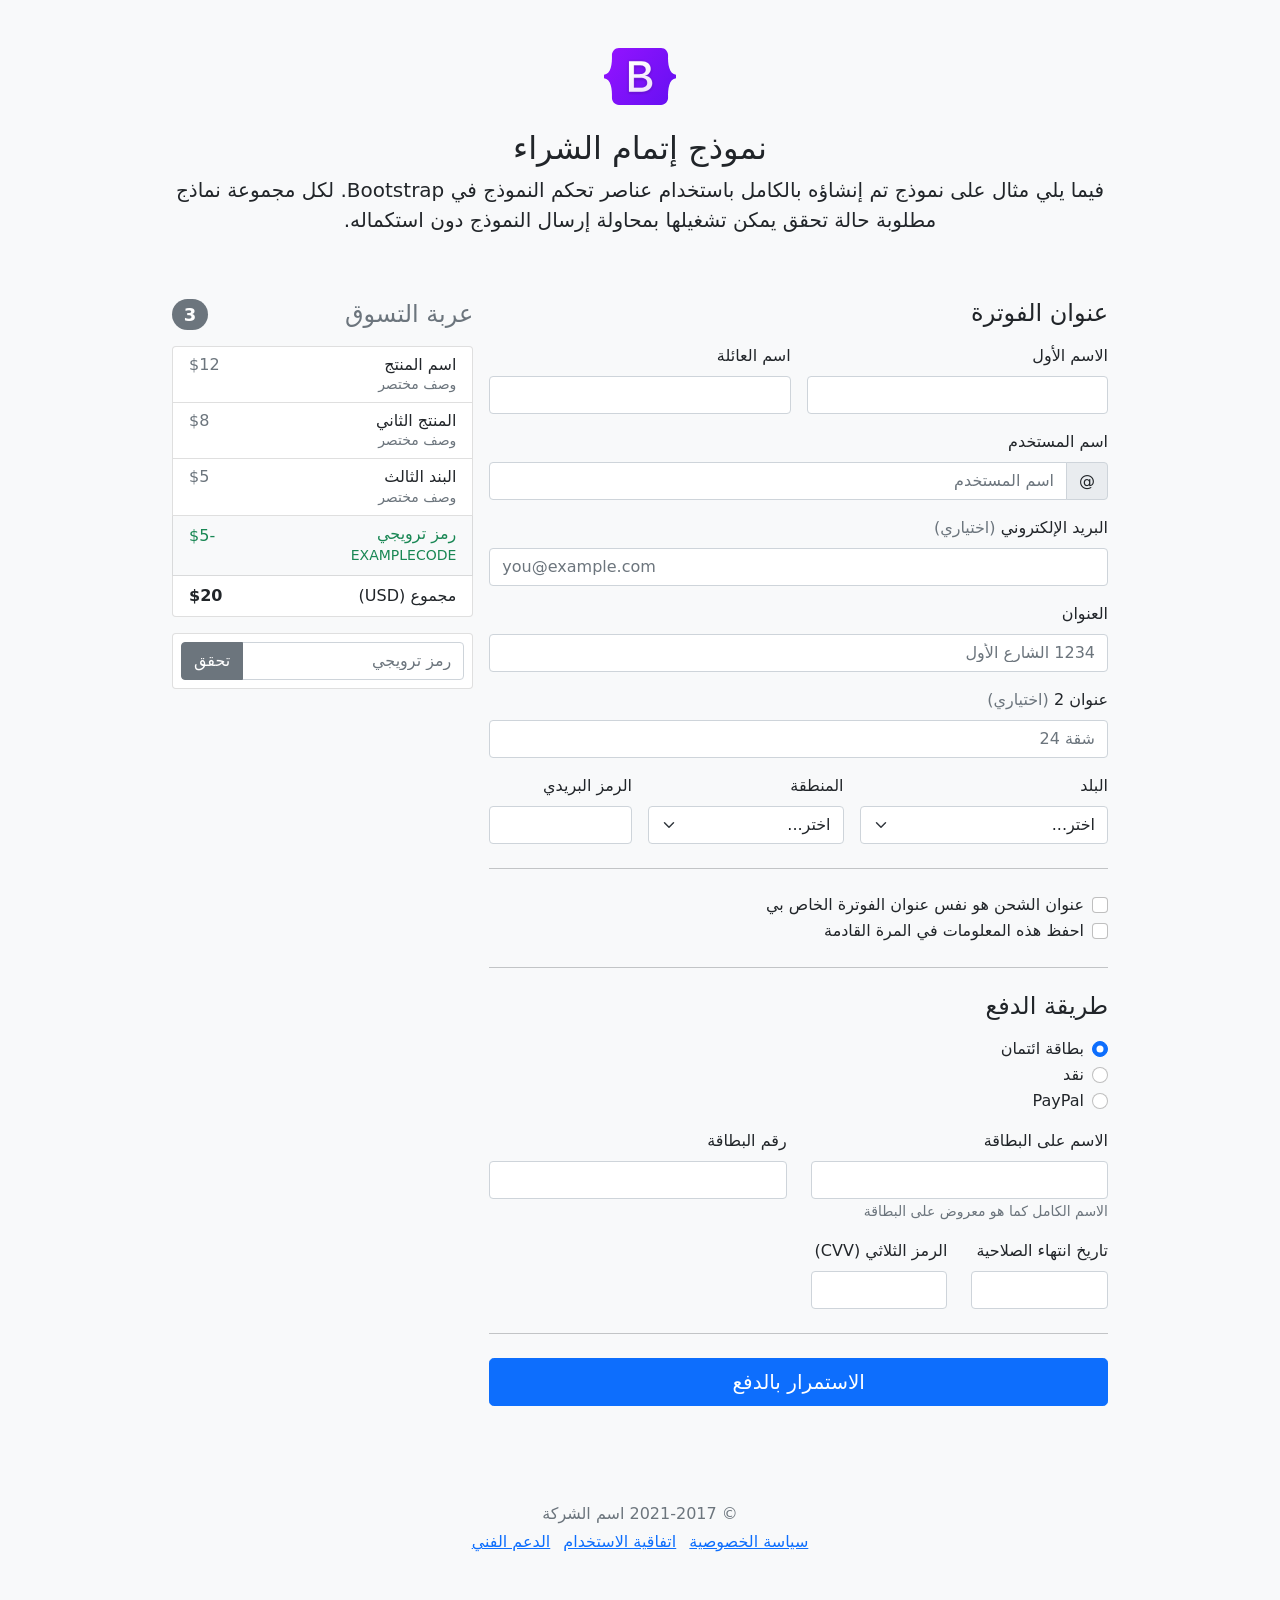
<file: black-color/assets/bootstrap-5.0.2-examples/checkout-rtl/index.html>
<!doctype html>
<html lang="ar" dir="rtl">
  <head>
    <meta charset="utf-8">
    <meta name="viewport" content="width=device-width, initial-scale=1">
    <meta name="description" content="">
    <meta name="author" content="Mark Otto, Jacob Thornton, and Bootstrap contributors">
    <meta name="generator" content="Hugo 0.84.0">
    <title>مثال إتمام الشراء · Bootstrap v5.0</title>

    <link rel="canonical" href="https://getbootstrap.com/docs/5.0/examples/checkout-rtl/">

    

    <!-- Bootstrap core CSS -->
<link href="../assets/dist/css/bootstrap.rtl.min.css" rel="stylesheet">

    <style>
      .bd-placeholder-img {
        font-size: 1.125rem;
        text-anchor: middle;
        -webkit-user-select: none;
        -moz-user-select: none;
        user-select: none;
      }

      @media (min-width: 768px) {
        .bd-placeholder-img-lg {
          font-size: 3.5rem;
        }
      }
    </style>

    
    <!-- Custom styles for this template -->
    <link href="../checkout/form-validation.css" rel="stylesheet">
  </head>
  <body class="bg-light">
    
<div class="container">
  <main>
    <div class="py-5 text-center">
      <img class="d-block mx-auto mb-4" src="../assets/brand/bootstrap-logo.svg" alt="" width="72" height="57">
      <h2>نموذج إتمام الشراء</h2>
      <p class="lead">فيما يلي مثال على نموذج تم إنشاؤه بالكامل باستخدام عناصر تحكم النموذج في Bootstrap. لكل مجموعة نماذج مطلوبة حالة تحقق يمكن تشغيلها بمحاولة إرسال النموذج دون استكماله.</p>
    </div>

    <div class="row g-3">
      <div class="col-md-5 col-lg-4 order-md-last">
        <h4 class="d-flex justify-content-between align-items-center mb-3">
          <span class="text-muted">عربة التسوق</span>
          <span class="badge bg-secondary rounded-pill">3</span>
        </h4>
        <ul class="list-group mb-3">
          <li class="list-group-item d-flex justify-content-between lh-sm">
            <div>
              <h6 class="my-0">اسم المنتج</h6>
              <small class="text-muted">وصف مختصر</small>
            </div>
            <span class="text-muted">$12</span>
          </li>
          <li class="list-group-item d-flex justify-content-between lh-sm">
            <div>
              <h6 class="my-0">المنتج الثاني</h6>
              <small class="text-muted">وصف مختصر</small>
            </div>
            <span class="text-muted">$8</span>
          </li>
          <li class="list-group-item d-flex justify-content-between lh-sm">
            <div>
              <h6 class="my-0">البند الثالث</h6>
              <small class="text-muted">وصف مختصر</small>
            </div>
            <span class="text-muted">$5</span>
          </li>
          <li class="list-group-item d-flex justify-content-between bg-light">
            <div class="text-success">
              <h6 class="my-0">رمز ترويجي</h6>
              <small>EXAMPLECODE</small>
            </div>
            <span class="text-success">-$5</span>
          </li>
          <li class="list-group-item d-flex justify-content-between">
            <span>مجموع (USD)</span>
            <strong>$20</strong>
          </li>
        </ul>

        <form class="card p-2">
          <div class="input-group">
            <input type="text" class="form-control" placeholder="رمز ترويجي">
            <button type="submit" class="btn btn-secondary">تحقق</button>
          </div>
        </form>
      </div>
      <div class="col-md-7 col-lg-8">
        <h4 class="mb-3">عنوان الفوترة</h4>
        <form class="needs-validation" novalidate>
          <div class="row g-3">
            <div class="col-sm-6">
              <label for="firstName" class="form-label">الاسم الأول</label>
              <input type="text" class="form-control" id="firstName" placeholder="" value="" required>
              <div class="invalid-feedback">
                يرجى إدخال اسم أول صحيح.
              </div>
            </div>

            <div class="col-sm-6">
              <label for="lastName" class="form-label">اسم العائلة</label>
              <input type="text" class="form-control" id="lastName" placeholder="" value="" required>
              <div class="invalid-feedback">
                يرجى إدخال اسم عائلة صحيح.
              </div>
            </div>

            <div class="col-12">
              <label for="username" class="form-label">اسم المستخدم</label>
              <div class="input-group has-validation">
                <span class="input-group-text">@</span>
                <input type="text" class="form-control" id="username" placeholder="اسم المستخدم" required>
              <div class="invalid-feedback">
                اسم المستخدم الخاص بك مطلوب.
                </div>
              </div>
            </div>

            <div class="col-12">
              <label for="email" class="form-label">البريد الإلكتروني <span class="text-muted">(اختياري)</span></label>
              <input type="email" class="form-control" id="email" placeholder="you@example.com">
              <div class="invalid-feedback">
                يرجى إدخال عنوان بريد إلكتروني صحيح لتصلكم تحديثات الشحن.
              </div>
            </div>

            <div class="col-12">
              <label for="address" class="form-label">العنوان</label>
              <input type="text" class="form-control" id="address" placeholder="1234 الشارع الأول" required>
              <div class="invalid-feedback">
                يرجى إدخال عنوان الشحن الخاص بك.
              </div>
            </div>

            <div class="col-12">
              <label for="address2" class="form-label">عنوان 2 <span class="text-muted">(اختياري)</span></label>
              <input type="text" class="form-control" id="address2" placeholder="شقة 24">
            </div>

            <div class="col-md-5">
              <label for="country" class="form-label">البلد</label>
              <select class="form-select" id="country" required>
                <option value="">اختر...</option>
                <option>الولايات المتحدة الأمريكية</option>
              </select>
              <div class="invalid-feedback">
                يرجى اختيار بلد صحيح.
              </div>
            </div>

            <div class="col-md-4">
              <label for="state" class="form-label">المنطقة</label>
              <select class="form-select" id="state" required>
                <option value="">اختر...</option>
                <option>كاليفورنيا</option>
              </select>
              <div class="invalid-feedback">
                يرجى اختيار اسم منطقة صحيح.
              </div>
            </div>

            <div class="col-md-3">
              <label for="zip" class="form-label">الرمز البريدي</label>
              <input type="text" class="form-control" id="zip" placeholder="" required>
              <div class="invalid-feedback">
                الرمز البريدي مطلوب.
              </div>
            </div>
          </div>

          <hr class="my-4">

          <div class="form-check">
            <input type="checkbox" class="form-check-input" id="same-address">
            <label class="form-check-label" for="same-address">عنوان الشحن هو نفس عنوان الفوترة الخاص بي</label>
          </div>

          <div class="form-check">
            <input type="checkbox" class="form-check-input" id="save-info">
            <label class="form-check-label" for="save-info">احفظ هذه المعلومات في المرة القادمة</label>
          </div>

          <hr class="my-4">

          <h4 class="mb-3">طريقة الدفع</h4>

          <div class="my-3">
            <div class="form-check">
              <input id="credit" name="paymentMethod" type="radio" class="form-check-input" checked required>
              <label class="form-check-label" for="credit">بطاقة ائتمان</label>
            </div>
            <div class="form-check">
              <input id="cash" name="paymentMethod" type="radio" class="form-check-input" required>
              <label class="form-check-label" for="cash">نقد</label>
            </div>
            <div class="form-check">
              <input id="paypal" name="paymentMethod" type="radio" class="form-check-input" required>
              <label class="form-check-label" for="paypal">PayPal</label>
            </div>
          </div>

          <div class="row gy-3">
            <div class="col-md-6">
              <label for="cc-name" class="form-label">الاسم على البطاقة</label>
              <input type="text" class="form-control" id="cc-name" placeholder="" required>
              <small class="text-muted">الاسم الكامل كما هو معروض على البطاقة</small>
              <div class="invalid-feedback">
                الاسم على البطاقة مطلوب
              </div>
            </div>

            <div class="col-md-6">
              <label for="cc-number" class="form-label">رقم البطاقة</label>
              <input type="text" class="form-control" id="cc-number" placeholder="" required>
              <div class="invalid-feedback">
                رقم بطاقة الائتمان مطلوب
              </div>
            </div>

            <div class="col-md-3">
              <label for="cc-expiration" class="form-label">تاريخ انتهاء الصلاحية</label>
              <input type="text" class="form-control" id="cc-expiration" placeholder="" required>
              <div class="invalid-feedback">
                تاريخ انتهاء الصلاحية مطلوب
              </div>
            </div>

            <div class="col-md-3">
              <label for="cc-cvv" class="form-label">الرمز الثلاثي (CVV)</label>
              <input type="text" class="form-control" id="cc-cvv" placeholder="" required>
              <div class="invalid-feedback">
                رمز الحماية مطلوب
              </div>
            </div>
          </div>

          <hr class="my-4">

          <button class="w-100 btn btn-primary btn-lg" type="submit">الاستمرار بالدفع</button>
        </form>
      </div>
    </div>
  </main>
  <footer class="my-5 pt-5 text-muted text-center text-small">
    <p class="mb-1">&copy; 2021-2017 اسم الشركة</p>
    <ul class="list-inline">
      <li class="list-inline-item"><a href="#">سياسة الخصوصية</a></li>
      <li class="list-inline-item"><a href="#">اتفاقية الاستخدام</a></li>
      <li class="list-inline-item"><a href="#">الدعم الفني</a></li>
    </ul>
  </footer>
</div>


    <script src="../assets/dist/js/bootstrap.bundle.min.js"></script>

      <script src="../checkout/form-validation.js"></script>
  </body>
</html>
</file>
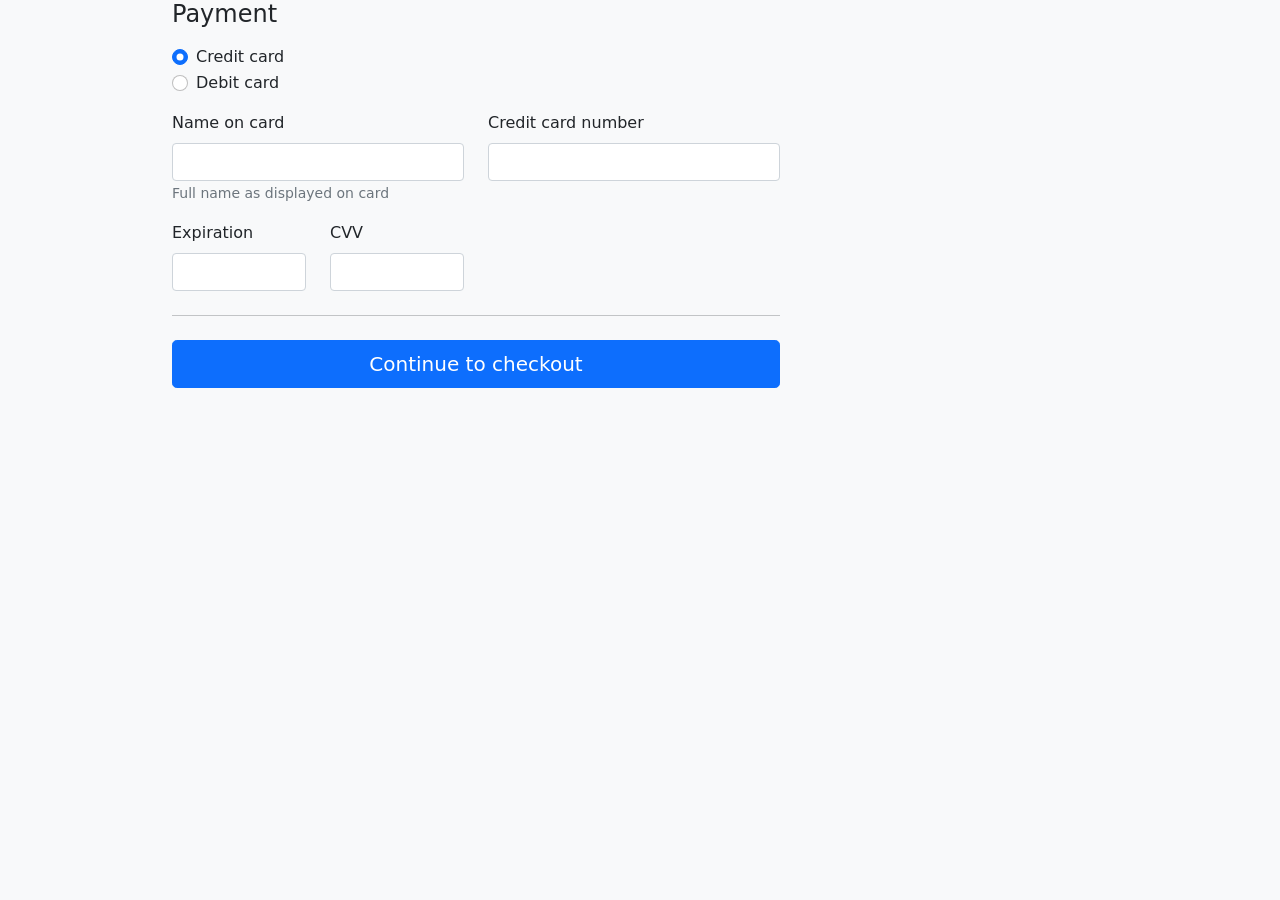
<file: black-color/assets/bootstrap-5.0.2-examples/checkout/index.html>
<!doctype html>
<html lang="en">
  <head>
    <meta charset="utf-8">
    <meta name="viewport" content="width=device-width, initial-scale=1">
    <meta name="description" content="">
    <meta name="author" content="Mark Otto, Jacob Thornton, and Bootstrap contributors">
    <meta name="generator" content="Hugo 0.84.0">
    <title>Checkout example · Bootstrap v5.0</title>

    <link rel="canonical" href="https://getbootstrap.com/docs/5.0/examples/checkout/">

    

    <!-- Bootstrap core CSS -->
<link href="../assets/dist/css/bootstrap.min.css" rel="stylesheet">

    <style>
      .bd-placeholder-img {
        font-size: 1.125rem;
        text-anchor: middle;
        -webkit-user-select: none;
        -moz-user-select: none;
        user-select: none;
      }

      @media (min-width: 768px) {
        .bd-placeholder-img-lg {
          font-size: 3.5rem;
        }
      }
    </style>

    
    <!-- Custom styles for this template -->
    <link href="form-validation.css" rel="stylesheet">
  </head>
  <body class="bg-light">
    
<div class="container">
  <main>
    
    <div class="row g-5">
     
      <div class="col-md-7 col-lg-8">
        <form class="needs-validation" novalidate>
          

         

          <h4 class="mb-3">Payment</h4>

          <div class="my-3">
            <div class="form-check">
              <input id="credit" name="paymentMethod" type="radio" class="form-check-input" checked required>
              <label class="form-check-label" for="credit">Credit card</label>
            </div>
            <div class="form-check">
              <input id="debit" name="paymentMethod" type="radio" class="form-check-input" required>
              <label class="form-check-label" for="debit">Debit card</label>
            </div>
           
          </div>

          <div class="row gy-3">
            <div class="col-md-6">
              <label for="cc-name" class="form-label">Name on card</label>
              <input type="text" class="form-control" id="cc-name" placeholder="" required>
              <small class="text-muted">Full name as displayed on card</small>
              <div class="invalid-feedback">
                Name on card is required
              </div>
            </div>

            <div class="col-md-6">
              <label for="cc-number" class="form-label">Credit card number</label>
              <input type="text" class="form-control" id="cc-number" placeholder="" required>
              <div class="invalid-feedback">
                Credit card number is required
              </div>
            </div>

            <div class="col-md-3">
              <label for="cc-expiration" class="form-label">Expiration</label>
              <input type="text" class="form-control" id="cc-expiration" placeholder="" required>
              <div class="invalid-feedback">
                Expiration date required
              </div>
            </div>

            <div class="col-md-3">
              <label for="cc-cvv" class="form-label">CVV</label>
              <input type="text" class="form-control" id="cc-cvv" placeholder="" required>
              <div class="invalid-feedback">
                Security code required
              </div>
            </div>
          </div>

          <hr class="my-4">

          <button class="w-100 btn btn-primary btn-lg" type="submit">Continue to checkout</button>
        </form>
      </div>
    </div>
  </main>

 
</div>


    <script src="../assets/dist/js/bootstrap.bundle.min.js"></script>

      <script src="form-validation.js"></script>
  </body>
</html>
</file>
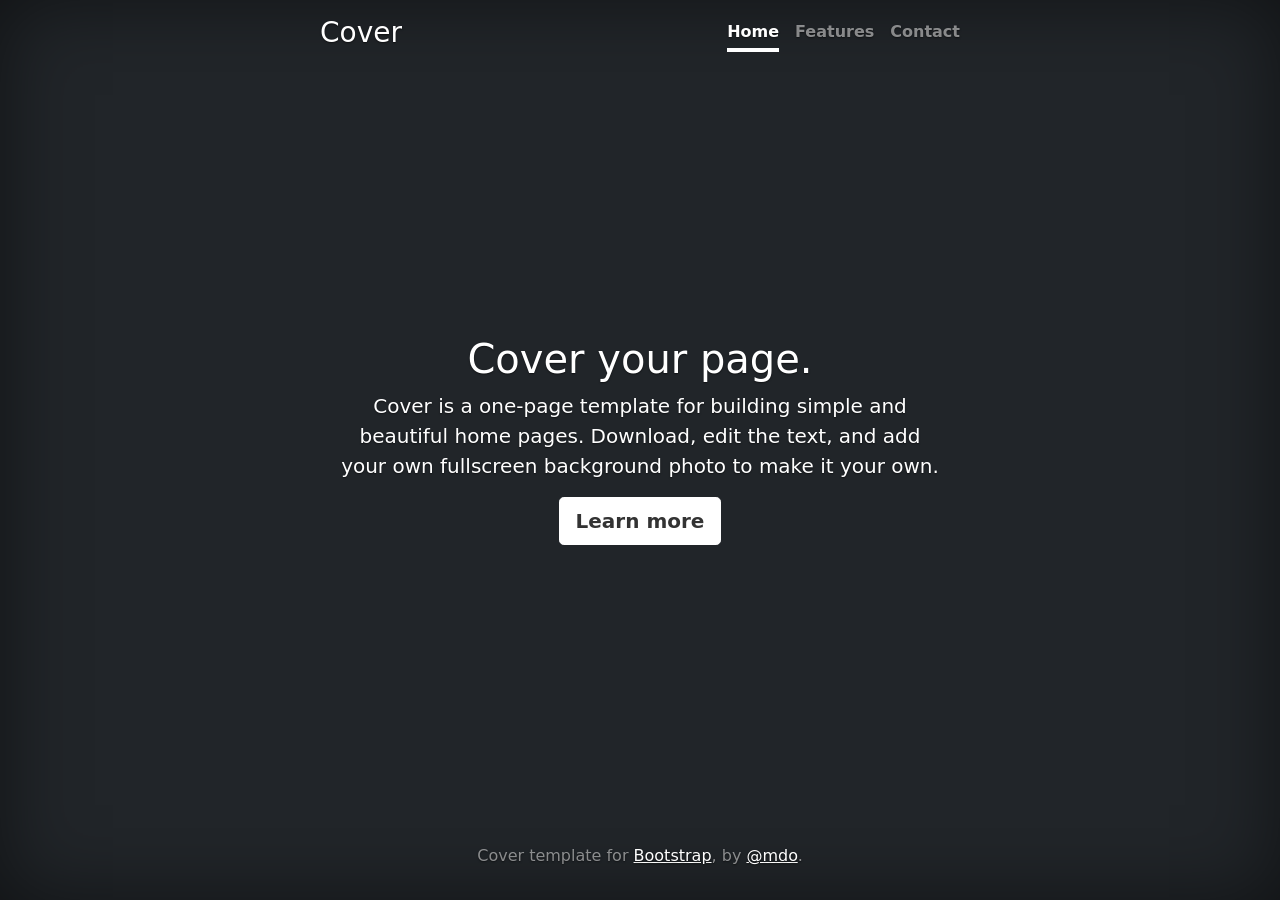
<file: black-color/assets/bootstrap-5.0.2-examples/cover/index.html>
<!doctype html>
<html lang="en" class="h-100">
  <head>
    <meta charset="utf-8">
    <meta name="viewport" content="width=device-width, initial-scale=1">
    <meta name="description" content="">
    <meta name="author" content="Mark Otto, Jacob Thornton, and Bootstrap contributors">
    <meta name="generator" content="Hugo 0.84.0">
    <title>Cover Template · Bootstrap v5.0</title>

    <link rel="canonical" href="https://getbootstrap.com/docs/5.0/examples/cover/">

    

    <!-- Bootstrap core CSS -->
<link href="../assets/dist/css/bootstrap.min.css" rel="stylesheet">

    <style>
      .bd-placeholder-img {
        font-size: 1.125rem;
        text-anchor: middle;
        -webkit-user-select: none;
        -moz-user-select: none;
        user-select: none;
      }

      @media (min-width: 768px) {
        .bd-placeholder-img-lg {
          font-size: 3.5rem;
        }
      }
    </style>

    
    <!-- Custom styles for this template -->
    <link href="cover.css" rel="stylesheet">
  </head>
  <body class="d-flex h-100 text-center text-white bg-dark">
    
<div class="cover-container d-flex w-100 h-100 p-3 mx-auto flex-column">
  <header class="mb-auto">
    <div>
      <h3 class="float-md-start mb-0">Cover</h3>
      <nav class="nav nav-masthead justify-content-center float-md-end">
        <a class="nav-link active" aria-current="page" href="#">Home</a>
        <a class="nav-link" href="#">Features</a>
        <a class="nav-link" href="#">Contact</a>
      </nav>
    </div>
  </header>

  <main class="px-3">
    <h1>Cover your page.</h1>
    <p class="lead">Cover is a one-page template for building simple and beautiful home pages. Download, edit the text, and add your own fullscreen background photo to make it your own.</p>
    <p class="lead">
      <a href="#" class="btn btn-lg btn-secondary fw-bold border-white bg-white">Learn more</a>
    </p>
  </main>

  <footer class="mt-auto text-white-50">
    <p>Cover template for <a href="https://getbootstrap.com/" class="text-white">Bootstrap</a>, by <a href="https://twitter.com/mdo" class="text-white">@mdo</a>.</p>
  </footer>
</div>


    
  </body>  
</html>
</file>
<file: black-color/assets/bootstrap-5.0.2-examples/blog/blog.rtl.css>
/* stylelint-disable selector-list-comma-newline-after */

.blog-header {
  line-height: 1;
  border-bottom: 1px solid #e5e5e5;
}

.blog-header-logo {
  font-family: Amiri, Georgia, "Times New Roman", serif;
  font-size: 2.25rem;
}

.blog-header-logo:hover {
  text-decoration: none;
}

h1, h2, h3, h4, h5, h6 {
  font-family: Amiri, Georgia, "Times New Roman", serif;
}

.display-4 {
  font-size: 2.5rem;
}
@media (min-width: 768px) {
  .display-4 {
    font-size: 3rem;
  }
}

.nav-scroller {
  position: relative;
  z-index: 2;
  height: 2.75rem;
  overflow-y: hidden;
}

.nav-scroller .nav {
  display: flex;
  flex-wrap: nowrap;
  padding-bottom: 1rem;
  margin-top: -1px;
  overflow-x: auto;
  text-align: center;
  white-space: nowrap;
  -webkit-overflow-scrolling: touch;
}

.nav-scroller .nav-link {
  padding-top: .75rem;
  padding-bottom: .75rem;
  font-size: .875rem;
}

.card-img-right {
  height: 100%;
  border-radius: 3px 0 0 3px;
}

.flex-auto {
  flex: 0 0 auto;
}

.h-250 { height: 250px; }
@media (min-width: 768px) {
  .h-md-250 { height: 250px; }
}

/* Pagination */
.blog-pagination {
  margin-bottom: 4rem;
}
.blog-pagination > .btn {
  border-radius: 2rem;
}

/*
 * Blog posts
 */
.blog-post {
  margin-bottom: 4rem;
}
.blog-post-title {
  margin-bottom: .25rem;
  font-size: 2.5rem;
}
.blog-post-meta {
  margin-bottom: 1.25rem;
  color: #727272;
}

/*
 * Footer
 */
.blog-footer {
  padding: 2.5rem 0;
  color: #727272;
  text-align: center;
  background-color: #f9f9f9;
  border-top: .05rem solid #e5e5e5;
}
.blog-footer p:last-child {
  margin-bottom: 0;
}
</file>
<file: black-color/assets/bootstrap-5.0.2-examples/blog/blog.css>
/* stylelint-disable selector-list-comma-newline-after */

.blog-header {
  line-height: 1;
  border-bottom: 1px solid #e5e5e5;
}

.blog-header-logo {
  font-family: "Playfair Display", Georgia, "Times New Roman", serif/*rtl:Amiri, Georgia, "Times New Roman", serif*/;
  font-size: 2.25rem;
}

.blog-header-logo:hover {
  text-decoration: none;
}

h1, h2, h3, h4, h5, h6 {
  font-family: "Playfair Display", Georgia, "Times New Roman", serif/*rtl:Amiri, Georgia, "Times New Roman", serif*/;
}

.display-4 {
  font-size: 2.5rem;
}
@media (min-width: 768px) {
  .display-4 {
    font-size: 3rem;
  }
}

.nav-scroller {
  position: relative;
  z-index: 2;
  height: 2.75rem;
  overflow-y: hidden;
}

.nav-scroller .nav {
  display: flex;
  flex-wrap: nowrap;
  padding-bottom: 1rem;
  margin-top: -1px;
  overflow-x: auto;
  text-align: center;
  white-space: nowrap;
  -webkit-overflow-scrolling: touch;
}

.nav-scroller .nav-link {
  padding-top: .75rem;
  padding-bottom: .75rem;
  font-size: .875rem;
}

.card-img-right {
  height: 100%;
  border-radius: 0 3px 3px 0;
}

.flex-auto {
  flex: 0 0 auto;
}

.h-250 { height: 250px; }
@media (min-width: 768px) {
  .h-md-250 { height: 250px; }
}

/* Pagination */
.blog-pagination {
  margin-bottom: 4rem;
}
.blog-pagination > .btn {
  border-radius: 2rem;
}

/*
 * Blog posts
 */
.blog-post {
  margin-bottom: 4rem;
}
.blog-post-title {
  margin-bottom: .25rem;
  font-size: 2.5rem;
}
.blog-post-meta {
  margin-bottom: 1.25rem;
  color: #727272;
}

/*
 * Footer
 */
.blog-footer {
  padding: 2.5rem 0;
  color: #727272;
  text-align: center;
  background-color: #f9f9f9;
  border-top: .05rem solid #e5e5e5;
}
.blog-footer p:last-child {
  margin-bottom: 0;
}
</file>
<file: black-color/assets/bootstrap-5.0.2-examples/carousel/carousel.rtl.css>
/* GLOBAL STYLES
-------------------------------------------------- */
/* Padding below the footer and lighter body text */

body {
  padding-top: 3rem;
  padding-bottom: 3rem;
  color: #5a5a5a;
}


/* CUSTOMIZE THE CAROUSEL
-------------------------------------------------- */

/* Carousel base class */
.carousel {
  margin-bottom: 4rem;
}
/* Since positioning the image, we need to help out the caption */
.carousel-caption {
  bottom: 3rem;
  z-index: 10;
}

/* Declare heights because of positioning of img element */
.carousel-item {
  height: 32rem;
}
.carousel-item > img {
  position: absolute;
  top: 0;
  right: 0;
  min-width: 100%;
  height: 32rem;
}


/* MARKETING CONTENT
-------------------------------------------------- */

/* Center align the text within the three columns below the carousel */
.marketing .col-lg-4 {
  margin-bottom: 1.5rem;
  text-align: center;
}
.marketing h2 {
  font-weight: 400;
}
.marketing .col-lg-4 p {
  margin-right: .75rem;
  margin-left: .75rem;
}


/* Featurettes
------------------------- */

.featurette-divider {
  margin: 5rem 0; /* Space out the Bootstrap <hr> more */
}

/* Thin out the marketing headings */
.featurette-heading {
  font-weight: 300;
  line-height: 1;
}


/* RESPONSIVE CSS
-------------------------------------------------- */

@media (min-width: 40em) {
  /* Bump up size of carousel content */
  .carousel-caption p {
    margin-bottom: 1.25rem;
    font-size: 1.25rem;
    line-height: 1.4;
  }

  .featurette-heading {
    font-size: 50px;
  }
}

@media (min-width: 62em) {
  .featurette-heading {
    margin-top: 7rem;
  }
}
</file>
<file: black-color/assets/bootstrap-5.0.2-examples/carousel/carousel.css>
/* GLOBAL STYLES
-------------------------------------------------- */
/* Padding below the footer and lighter body text */

body {
  padding-top: 3rem;
  padding-bottom: 3rem;
  color: #5a5a5a;
}


/* CUSTOMIZE THE CAROUSEL
-------------------------------------------------- */

/* Carousel base class */
.carousel {
  margin-bottom: 4rem;
}
/* Since positioning the image, we need to help out the caption */
.carousel-caption {
  bottom: 3rem;
  z-index: 10;
}

/* Declare heights because of positioning of img element */
.carousel-item {
  height: 32rem;
}
.carousel-item > img {
  position: absolute;
  top: 0;
  left: 0;
  min-width: 100%;
  height: 32rem;
}


/* MARKETING CONTENT
-------------------------------------------------- */

/* Center align the text within the three columns below the carousel */
.marketing .col-lg-4 {
  margin-bottom: 1.5rem;
  text-align: center;
}
.marketing h2 {
  font-weight: 400;
}
/* rtl:begin:ignore */
.marketing .col-lg-4 p {
  margin-right: .75rem;
  margin-left: .75rem;
}
/* rtl:end:ignore */


/* Featurettes
------------------------- */

.featurette-divider {
  margin: 5rem 0; /* Space out the Bootstrap <hr> more */
}

/* Thin out the marketing headings */
.featurette-heading {
  font-weight: 300;
  line-height: 1;
  /* rtl:remove */
  letter-spacing: -.05rem;
}


/* RESPONSIVE CSS
-------------------------------------------------- */

@media (min-width: 40em) {
  /* Bump up size of carousel content */
  .carousel-caption p {
    margin-bottom: 1.25rem;
    font-size: 1.25rem;
    line-height: 1.4;
  }

  .featurette-heading {
    font-size: 50px;
  }
}

@media (min-width: 62em) {
  .featurette-heading {
    margin-top: 7rem;
  }
}
</file>
<file: black-color/assets/bootstrap-5.0.2-examples/checkout/form-validation.css>
.container {
  max-width: 960px;
}
</file>
<file: black-color/assets/bootstrap-5.0.2-examples/cover/cover.css>
/*
 * Globals
 */


/* Custom default button */
.btn-secondary,
.btn-secondary:hover,
.btn-secondary:focus {
  color: #333;
  text-shadow: none; /* Prevent inheritance from `body` */
}


/*
 * Base structure
 */

body {
  text-shadow: 0 .05rem .1rem rgba(0, 0, 0, .5);
  box-shadow: inset 0 0 5rem rgba(0, 0, 0, .5);
}

.cover-container {
  max-width: 42em;
}


/*
 * Header
 */

.nav-masthead .nav-link {
  padding: .25rem 0;
  font-weight: 700;
  color: rgba(255, 255, 255, .5);
  background-color: transparent;
  border-bottom: .25rem solid transparent;
}

.nav-masthead .nav-link:hover,
.nav-masthead .nav-link:focus {
  border-bottom-color: rgba(255, 255, 255, .25);
}

.nav-masthead .nav-link + .nav-link {
  margin-left: 1rem;
}

.nav-masthead .active {
  color: #fff;
  border-bottom-color: #fff;
}
</file>
<file: black-color/assets/bootstrap-5.0.2-examples/cheatsheet/cheatsheet.rtl.css>
body {
  scroll-behavior: smooth;
}

/**
 * Bootstrap "Journal code" icon
 * @link https://icons.getbootstrap.com/icons/journal-code/
 */
.bd-heading a::before {
  display: inline-block;
  width: 1em;
  height: 1em;
  margin-left: .25rem;
  content: "";
  background-image: url("data:image/svg+xml,%3Csvg xmlns='http://www.w3.org/2000/svg' fill='%25230d6efd' viewBox='0 0 16 16'%3E%3Cpath d='M4 1h8a2 2 0 0 1 2 2v10a2 2 0 0 1-2 2H4a2 2 0 0 1-2-2h1a1 1 0 0 0 1 1h8a1 1 0 0 0 1-1V3a1 1 0 0 0-1-1H4a1 1 0 0 0-1 1H2a2 2 0 0 1 2-2z'/%3E%3Cpath d='M2 5v-.5a.5.5 0 0 1 1 0V5h.5a.5.5 0 0 1 0 1h-2a.5.5 0 0 1 0-1H2zm0 3v-.5a.5.5 0 0 1 1 0V8h.5a.5.5 0 0 1 0 1h-2a.5.5 0 0 1 0-1H2zm0 3v-.5a.5.5 0 0 1 1 0v.5h.5a.5.5 0 0 1 0 1h-2a.5.5 0 0 1 0-1H2z'/%3E%3Cpath fill-rule='evenodd' d='M8.646 5.646a.5.5 0 0 1 .708 0l2 2a.5.5 0 0 1 0 .708l-2 2a.5.5 0 0 1-.708-.708L10.293 8 8.646 6.354a.5.5 0 0 1 0-.708zm-1.292 0a.5.5 0 0 0-.708 0l-2 2a.5.5 0 0 0 0 .708l2 2a.5.5 0 0 0 .708-.708L5.707 8l1.647-1.646a.5.5 0 0 0 0-.708z'/%3E%3C/svg%3E");
  background-size: 1em;
}

/* stylelint-disable-next-line selector-max-universal */
.bd-heading + div > * + * {
  margin-top: 3rem;
}

/* Table of contents */
.bd-aside a {
  padding: .1875rem .5rem;
  margin-top: .125rem;
  margin-right: .3125rem;
  color: rgba(0, 0, 0, .65);
  text-decoration: none;
}

.bd-aside a:hover,
.bd-aside a:focus {
  color: rgba(0, 0, 0, .85);
  background-color: rgba(121, 82, 179, .1);
}

.bd-aside .active {
  font-weight: 600;
  color: rgba(0, 0, 0, .85);
}

.bd-aside .btn {
  padding: .25rem .5rem;
  font-weight: 600;
  color: rgba(0, 0, 0, .65);
  border: 0;
}

.bd-aside .btn:hover,
.bd-aside .btn:focus {
  color: rgba(0, 0, 0, .85);
  background-color: rgba(121, 82, 179, .1);
}

.bd-aside .btn:focus {
  box-shadow: 0 0 0 1px rgba(121, 82, 179, .7);
}

.bd-aside .btn::before {
  width: 1.25em;
  line-height: 0;
  content: url("data:image/svg+xml,%3csvg xmlns='http://www.w3.org/2000/svg' width='16' height='16' viewBox='0 0 16 16'%3e%3cpath fill='none' stroke='rgba%280,0,0,.5%29' stroke-linecap='round' stroke-linejoin='round' stroke-width='2' d='M5 14l6-6-6-6'/%3e%3c/svg%3e");
  transition: transform .35s ease;
  transform: rotate(180deg) translateX(-2px);
  transform-origin: .5em 50%;
}

.bd-aside .btn[aria-expanded="true"]::before {
  transform: rotate(90deg);
}


/* Examples */
.scrollspy-example {
  position: relative;
  height: 200px;
  margin-top: .5rem;
  overflow: auto;
}

[id="modal"] .bd-example .btn,
[id="buttons"] .bd-example .btn,
[id="tooltips"] .bd-example .btn,
[id="popovers"] .bd-example .btn,
[id="dropdowns"] .bd-example .btn-group,
[id="dropdowns"] .bd-example .dropdown,
[id="dropdowns"] .bd-example .dropup,
[id="dropdowns"] .bd-example .dropend,
[id="dropdowns"] .bd-example .dropstart {
  margin: 0 0 1rem 1rem;
}

/* Layout */
@media (min-width: 1200px) {
  body {
    display: grid;
    gap: 1rem;
    grid-template-columns: 1fr 4fr 1fr;
    grid-template-rows: auto;
  }

  .bd-header {
    position: fixed;
    top: 0;
    right: 0;
    left: 0;
    z-index: 1030;
    grid-column: 1 / span 3;
  }

  .bd-aside,
  .bd-cheatsheet {
    padding-top: 4rem;
  }

  /**
   * 1. Too bad only Firefox supports subgrids ATM
   */
  .bd-cheatsheet,
  .bd-cheatsheet section,
  .bd-cheatsheet article {
    display: inherit; /* 1 */
    gap: inherit; /* 1 */
    grid-template-columns: 1fr 4fr;
    grid-column: 1 / span 2;
    grid-template-rows: auto;
  }

  .bd-aside {
    grid-area: 1 / 3;
    scroll-margin-top: 4rem;
  }

  .bd-cheatsheet section,
  .bd-cheatsheet section > h2 {
    top: 2rem;
    scroll-margin-top: 2rem;
  }

  .bd-cheatsheet section > h2::before {
    position: absolute;
    top: 0;
    right: 0;
    bottom: -2rem;
    left: 0;
    z-index: -1;
    content: "";
    background-image: linear-gradient(to bottom, rgba(255, 255, 255, 1) calc(100% - 3rem), rgba(255, 255, 255, .01));
  }

  .bd-cheatsheet article,
  .bd-cheatsheet .bd-heading {
    top: 8rem;
    scroll-margin-top: 8rem;
  }

  .bd-cheatsheet .bd-heading {
    z-index: 1;
  }
}
</file>
<file: black-color/assets/bootstrap-5.0.2-examples/cheatsheet/cheatsheet.css>
body {
  scroll-behavior: smooth;
}

/**
 * Bootstrap "Journal code" icon
 * @link https://icons.getbootstrap.com/icons/journal-code/
 */
.bd-heading a::before {
  display: inline-block;
  width: 1em;
  height: 1em;
  margin-right: .25rem;
  content: "";
  background-image: url("data:image/svg+xml,%3Csvg xmlns='http://www.w3.org/2000/svg' fill='%25230d6efd' viewBox='0 0 16 16'%3E%3Cpath d='M4 1h8a2 2 0 0 1 2 2v10a2 2 0 0 1-2 2H4a2 2 0 0 1-2-2h1a1 1 0 0 0 1 1h8a1 1 0 0 0 1-1V3a1 1 0 0 0-1-1H4a1 1 0 0 0-1 1H2a2 2 0 0 1 2-2z'/%3E%3Cpath d='M2 5v-.5a.5.5 0 0 1 1 0V5h.5a.5.5 0 0 1 0 1h-2a.5.5 0 0 1 0-1H2zm0 3v-.5a.5.5 0 0 1 1 0V8h.5a.5.5 0 0 1 0 1h-2a.5.5 0 0 1 0-1H2zm0 3v-.5a.5.5 0 0 1 1 0v.5h.5a.5.5 0 0 1 0 1h-2a.5.5 0 0 1 0-1H2z'/%3E%3Cpath fill-rule='evenodd' d='M8.646 5.646a.5.5 0 0 1 .708 0l2 2a.5.5 0 0 1 0 .708l-2 2a.5.5 0 0 1-.708-.708L10.293 8 8.646 6.354a.5.5 0 0 1 0-.708zm-1.292 0a.5.5 0 0 0-.708 0l-2 2a.5.5 0 0 0 0 .708l2 2a.5.5 0 0 0 .708-.708L5.707 8l1.647-1.646a.5.5 0 0 0 0-.708z'/%3E%3C/svg%3E");
  background-size: 1em;
}

/* stylelint-disable-next-line selector-max-universal */
.bd-heading + div > * + * {
  margin-top: 3rem;
}

/* Table of contents */
.bd-aside a {
  padding: .1875rem .5rem;
  margin-top: .125rem;
  margin-left: .3125rem;
  color: rgba(0, 0, 0, .65);
  text-decoration: none;
}

.bd-aside a:hover,
.bd-aside a:focus {
  color: rgba(0, 0, 0, .85);
  background-color: rgba(121, 82, 179, .1);
}

.bd-aside .active {
  font-weight: 600;
  color: rgba(0, 0, 0, .85);
}

.bd-aside .btn {
  padding: .25rem .5rem;
  font-weight: 600;
  color: rgba(0, 0, 0, .65);
  border: 0;
}

.bd-aside .btn:hover,
.bd-aside .btn:focus {
  color: rgba(0, 0, 0, .85);
  background-color: rgba(121, 82, 179, .1);
}

.bd-aside .btn:focus {
  box-shadow: 0 0 0 1px rgba(121, 82, 179, .7);
}

.bd-aside .btn::before {
  width: 1.25em;
  line-height: 0;
  content: url("data:image/svg+xml,%3csvg xmlns='http://www.w3.org/2000/svg' width='16' height='16' viewBox='0 0 16 16'%3e%3cpath fill='none' stroke='rgba%280,0,0,.5%29' stroke-linecap='round' stroke-linejoin='round' stroke-width='2' d='M5 14l6-6-6-6'/%3e%3c/svg%3e");
  transition: transform .35s ease;

  /* rtl:raw:
  transform: rotate(180deg) translateX(-2px);
  */
  transform-origin: .5em 50%;
}

.bd-aside .btn[aria-expanded="true"]::before {
  transform: rotate(90deg)/* rtl:ignore */;
}


/* Examples */
.scrollspy-example {
  position: relative;
  height: 200px;
  margin-top: .5rem;
  overflow: auto;
}

[id="modal"] .bd-example .btn,
[id="buttons"] .bd-example .btn,
[id="tooltips"] .bd-example .btn,
[id="popovers"] .bd-example .btn,
[id="dropdowns"] .bd-example .btn-group,
[id="dropdowns"] .bd-example .dropdown,
[id="dropdowns"] .bd-example .dropup,
[id="dropdowns"] .bd-example .dropend,
[id="dropdowns"] .bd-example .dropstart {
  margin: 0 1rem 1rem 0;
}

/* Layout */
@media (min-width: 1200px) {
  body {
    display: grid;
    gap: 1rem;
    grid-template-columns: 1fr 4fr 1fr;
    grid-template-rows: auto;
  }

  .bd-header {
    position: fixed;
    top: 0;
    /* rtl:begin:ignore */
    right: 0;
    left: 0;
    /* rtl:end:ignore */
    z-index: 1030;
    grid-column: 1 / span 3;
  }

  .bd-aside,
  .bd-cheatsheet {
    padding-top: 4rem;
  }

  /**
   * 1. Too bad only Firefox supports subgrids ATM
   */
  .bd-cheatsheet,
  .bd-cheatsheet section,
  .bd-cheatsheet article {
    display: inherit; /* 1 */
    gap: inherit; /* 1 */
    grid-template-columns: 1fr 4fr;
    grid-column: 1 / span 2;
    grid-template-rows: auto;
  }

  .bd-aside {
    grid-area: 1 / 3;
    scroll-margin-top: 4rem;
  }

  .bd-cheatsheet section,
  .bd-cheatsheet section > h2 {
    top: 2rem;
    scroll-margin-top: 2rem;
  }

  .bd-cheatsheet section > h2::before {
    position: absolute;
    /* rtl:begin:ignore */
    top: 0;
    right: 0;
    bottom: -2rem;
    left: 0;
    /* rtl:end:ignore */
    z-index: -1;
    content: "";
    background-image: linear-gradient(to bottom, rgba(255, 255, 255, 1) calc(100% - 3rem), rgba(255, 255, 255, .01));
  }

  .bd-cheatsheet article,
  .bd-cheatsheet .bd-heading {
    top: 8rem;
    scroll-margin-top: 8rem;
  }

  .bd-cheatsheet .bd-heading {
    z-index: 1;
  }
}
</file>
